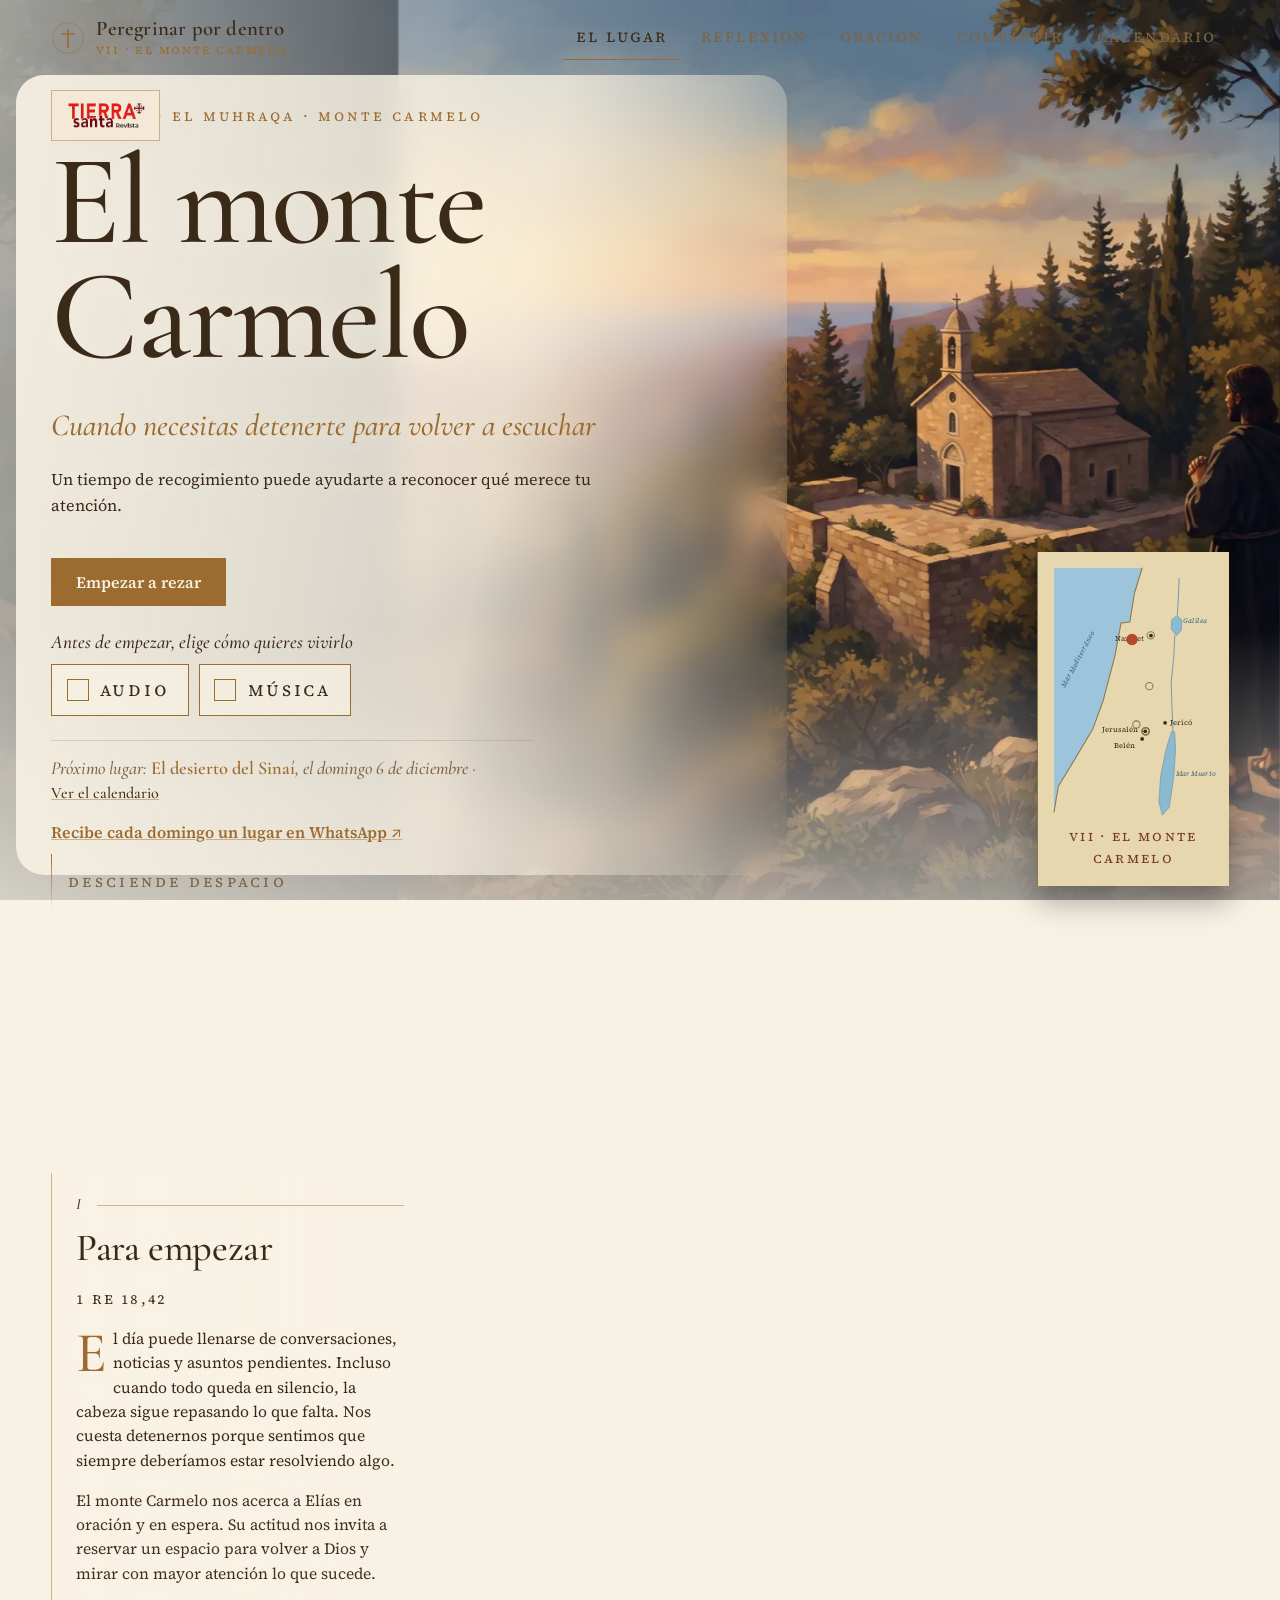
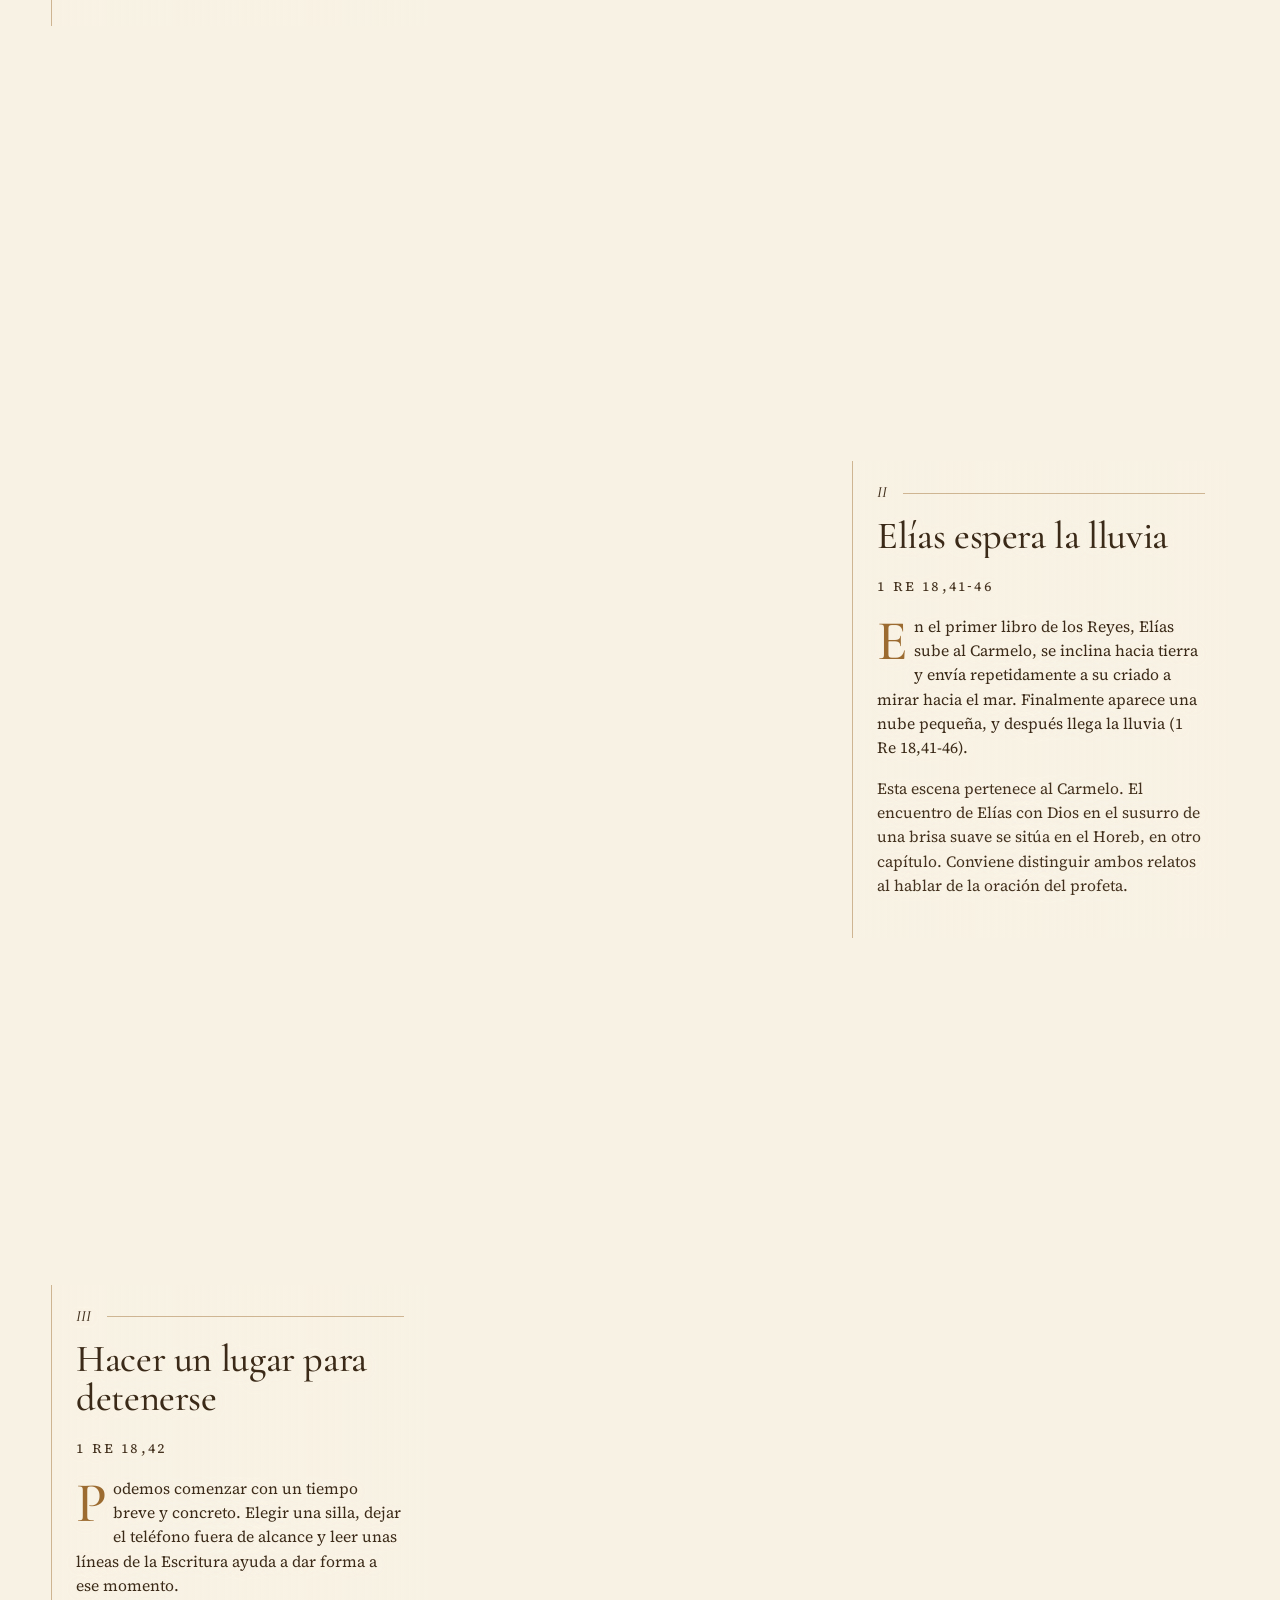
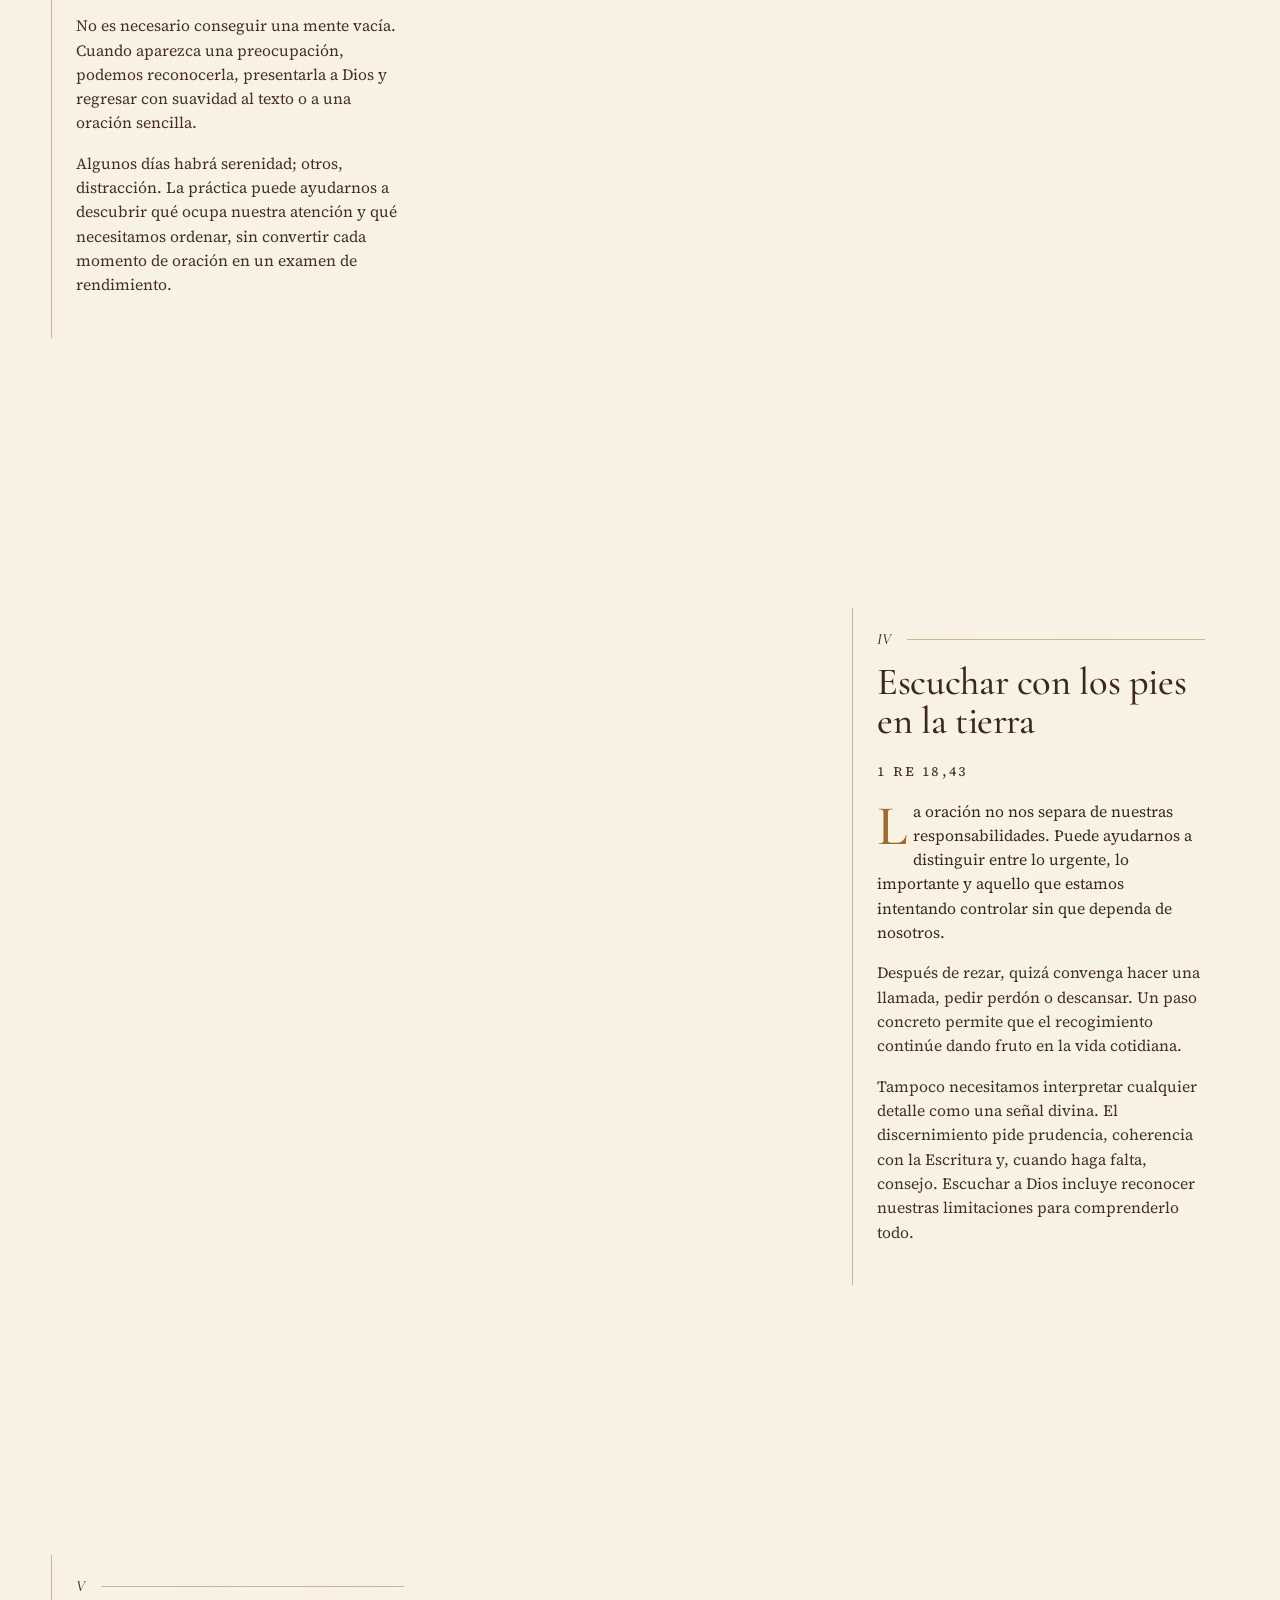
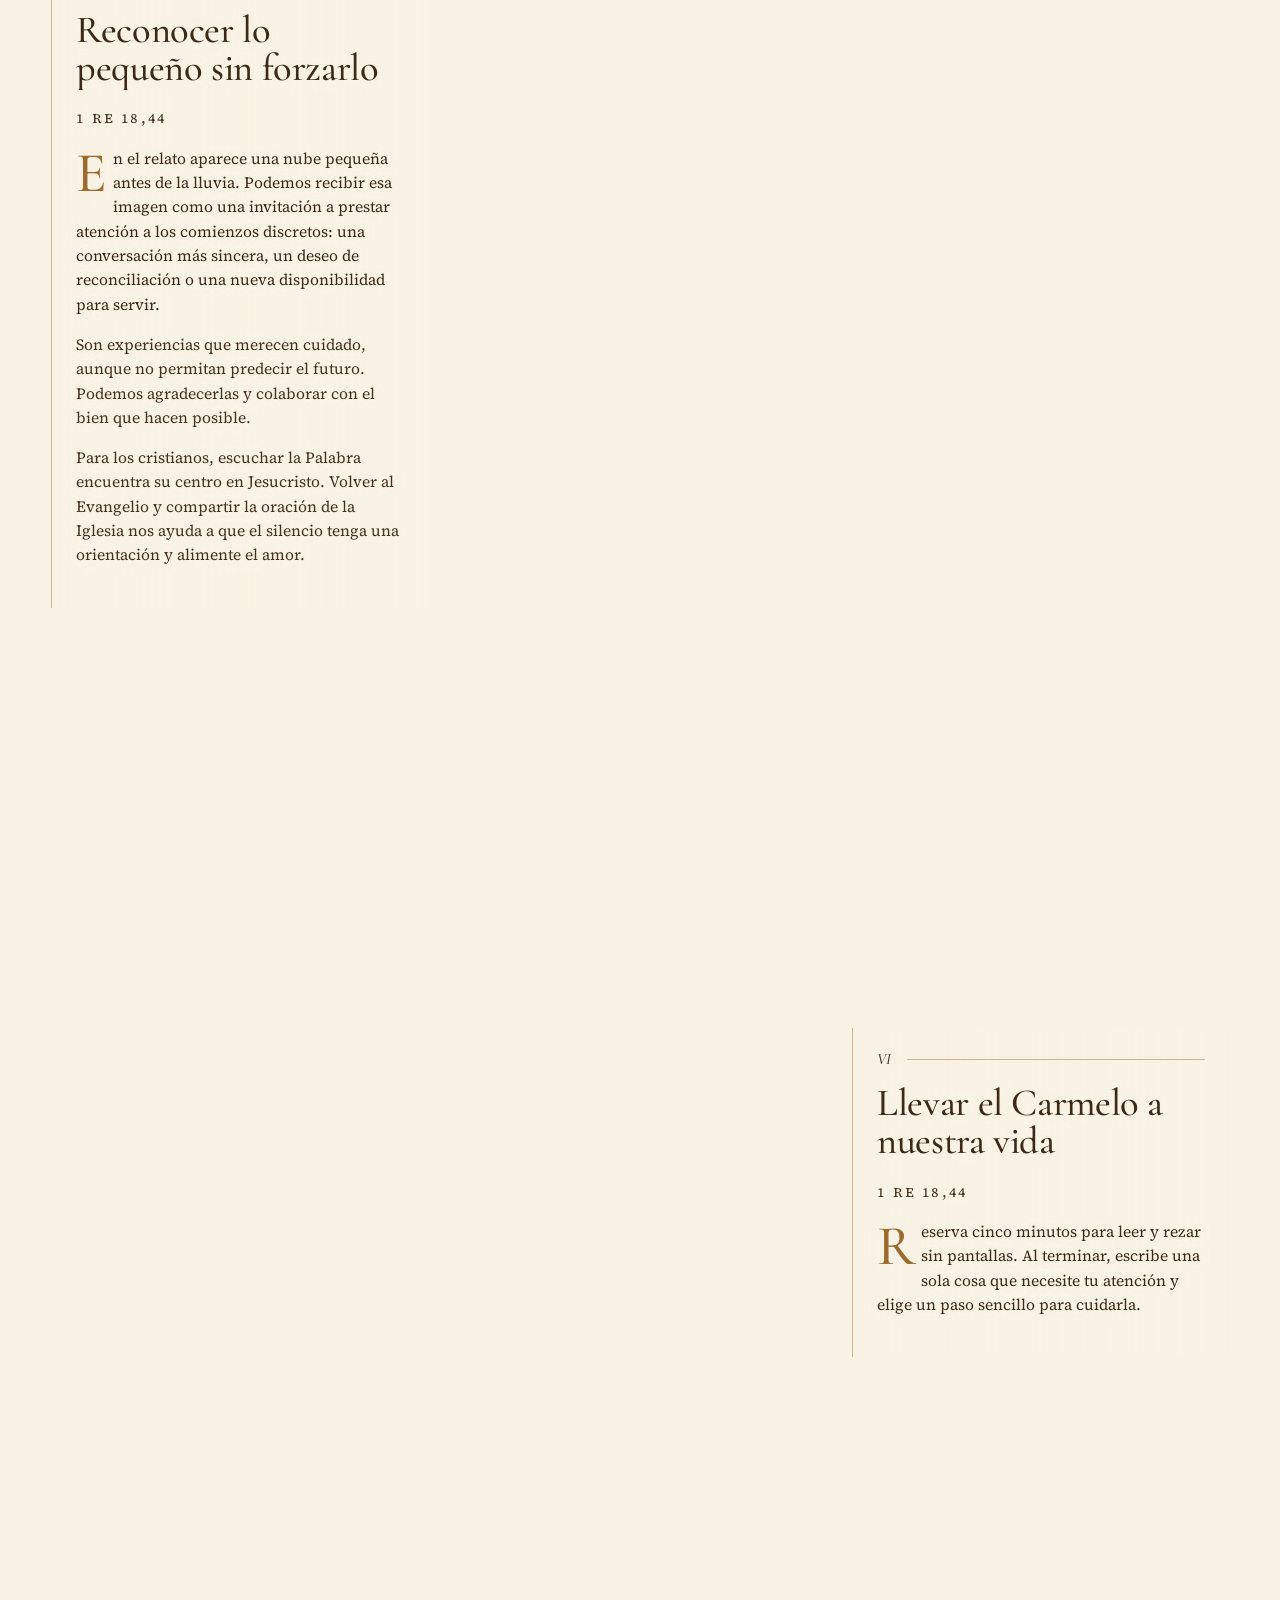
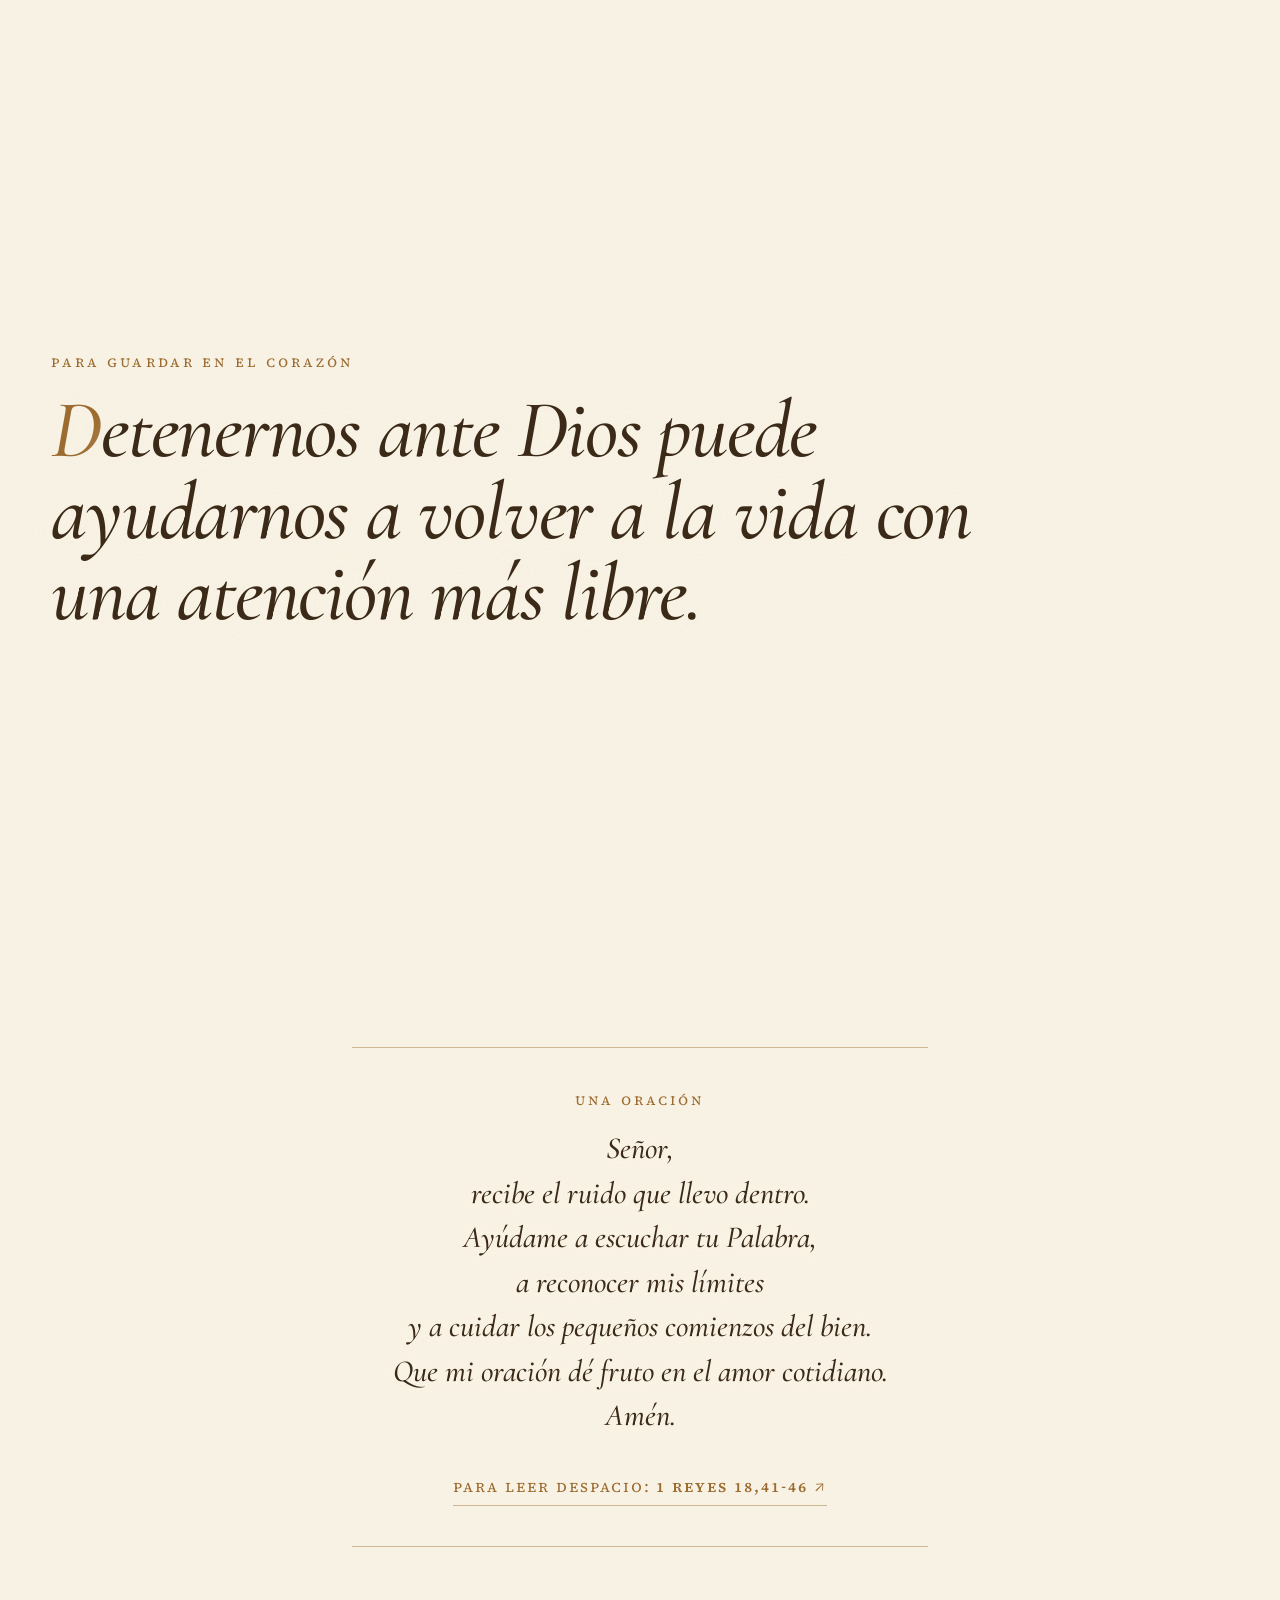
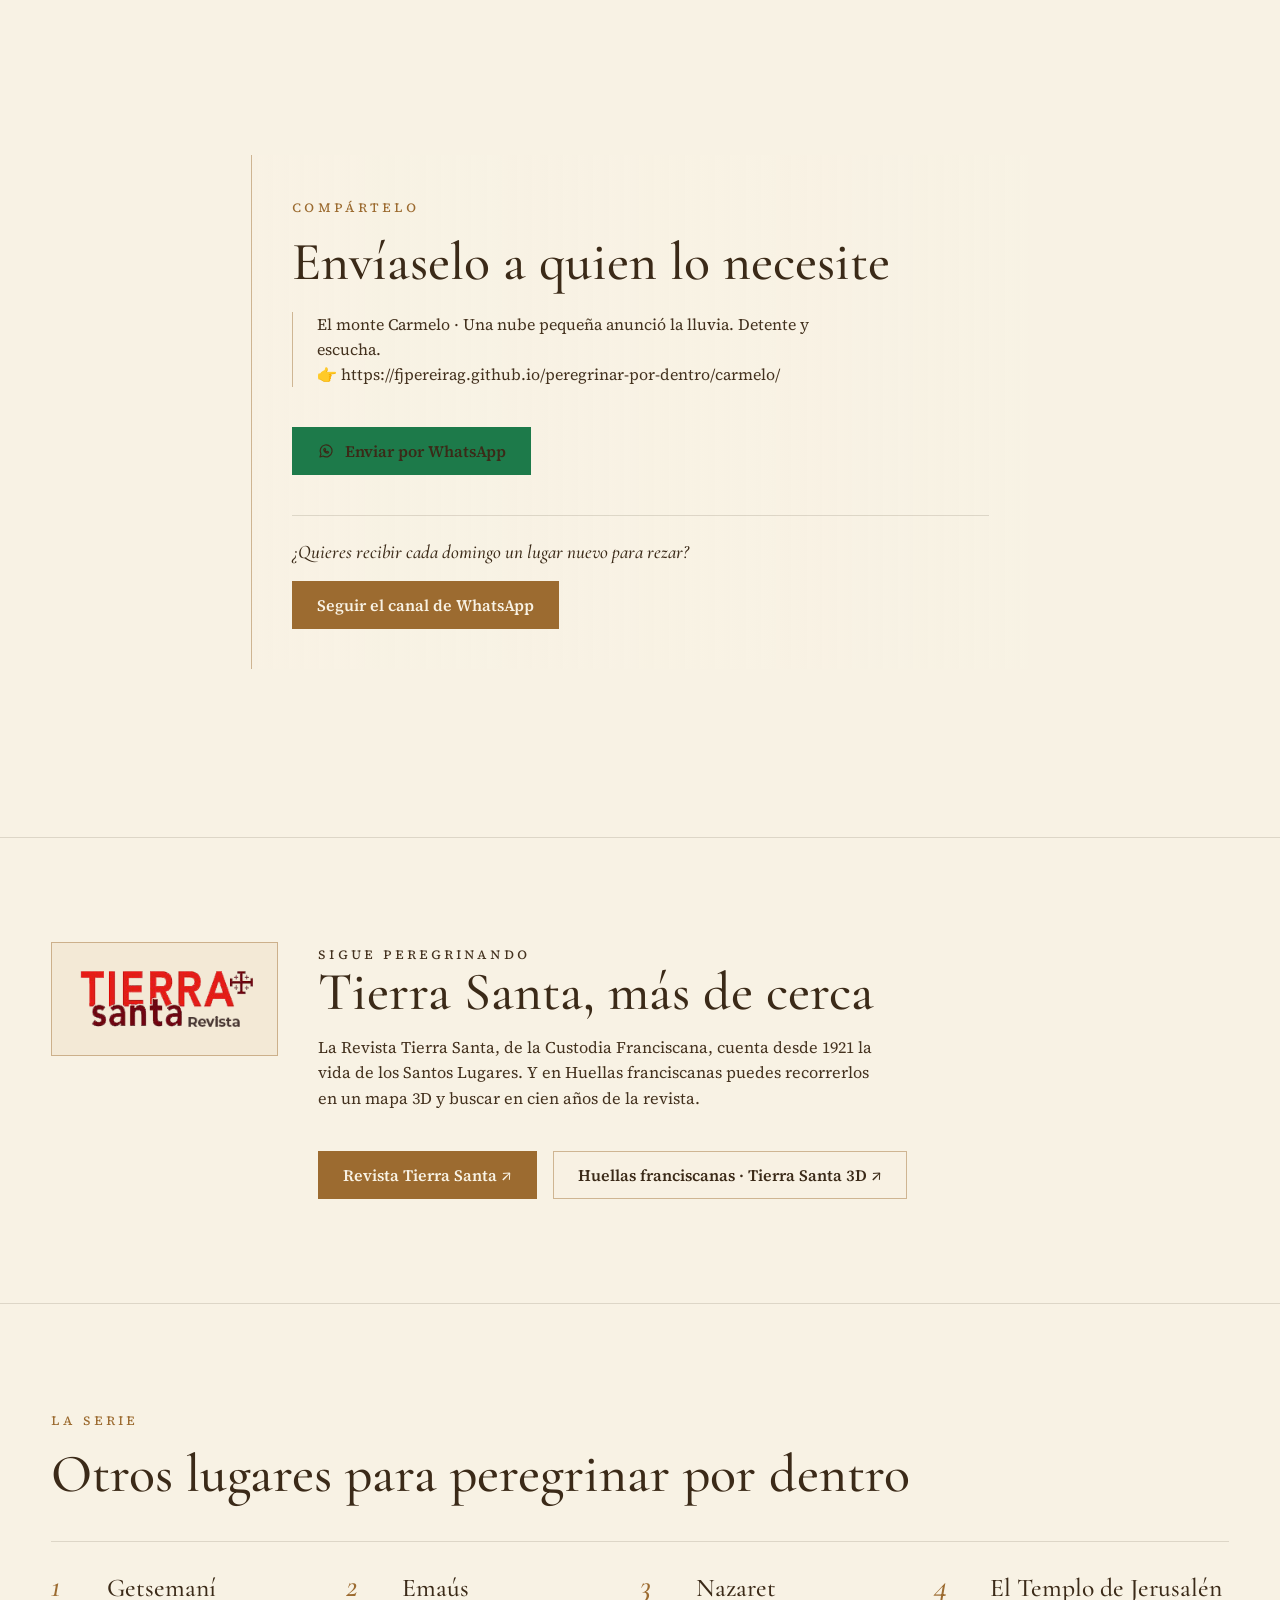
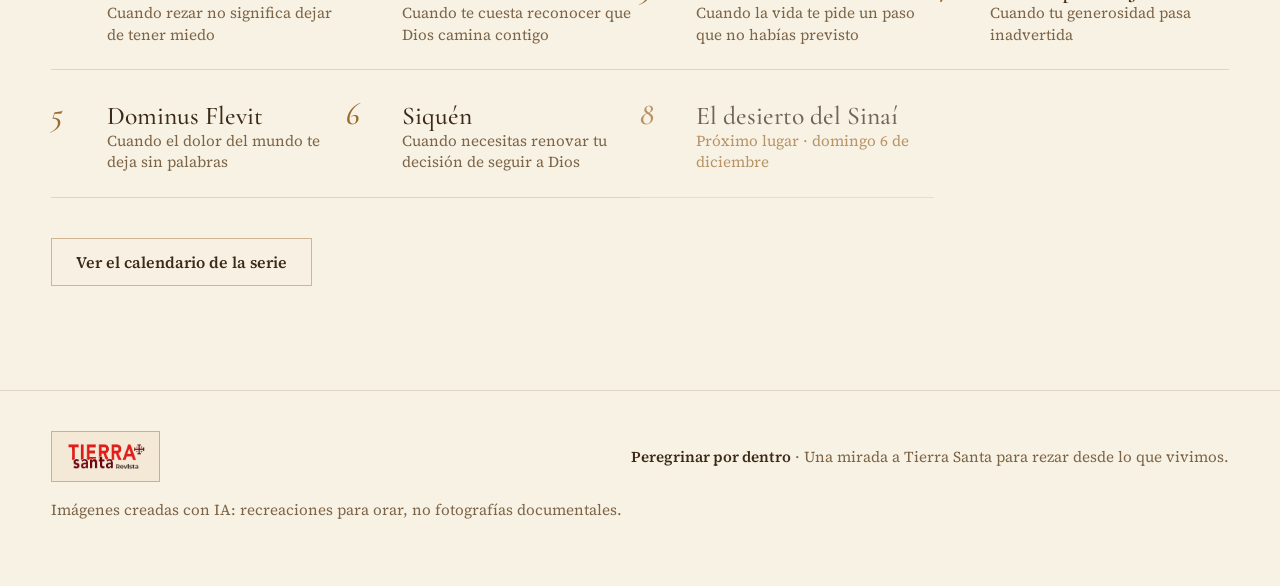
<file: index.html>
<!doctype html>
<html lang="es" data-variant="pastoral">
<head>
<meta charset="utf-8">
<meta name="viewport" content="width=device-width, initial-scale=1, viewport-fit=cover">
<title>Peregrinar por dentro</title>
<meta name="description" content="Una serie para rezar desde los lugares de Tierra Santa, un lugar cada vez.">
<meta name="theme-color" content="#0B0A08">
<link rel="canonical" href="https://fjpereirag.github.io/peregrinar-por-dentro/">
<meta property="og:type" content="website">
<meta property="og:locale" content="es_ES">
<meta property="og:site_name" content="Peregrinar por dentro">
<meta property="og:title" content="Peregrinar por dentro · Tierra Santa">
<meta property="og:description" content="Una mirada a Tierra Santa para rezar desde lo que vivimos. Un lugar cada vez.">
<meta property="og:url" content="https://fjpereirag.github.io/peregrinar-por-dentro/">
<meta property="og:image" content="https://fjpereirag.github.io/peregrinar-por-dentro/og.jpg">
<meta property="og:image:width" content="1200">
<meta property="og:image:height" content="630">
<meta name="twitter:card" content="summary_large_image">
<link rel="icon" href="favicon.svg" type="image/svg+xml">
<link rel="preconnect" href="https://fonts.googleapis.com">
<link rel="preconnect" href="https://fonts.gstatic.com" crossorigin>
<link href="https://fonts.googleapis.com/css2?family=Cormorant+Garamond:ital,wght@0,500;0,600;1,500&family=Source+Serif+4:ital,opsz,wght@0,8..60,400;0,8..60,600;1,8..60,400&display=swap" rel="stylesheet">
<link rel="stylesheet" href="estilo.css?v=26">
</head>
<body>
<a class="salto" href="#reflexion">Saltar a la reflexión</a>

<div id="escena" class="escena" aria-hidden="true"></div>
<div id="velo" aria-hidden="true"></div>

<header class="cabecera">
  <a class="marca" href="#inicio" aria-label="Peregrinar por dentro · inicio">
    <svg viewBox="0 0 40 40" class="marca-ic" aria-hidden="true"><circle cx="20" cy="20" r="18"/><path d="M20 10v21M13 15h14"/></svg>
    <span><b>Peregrinar por dentro</b><small id="marcaLugar">Tierra Santa · 3D</small></span>
  </a>
  <button class="btn-menu" type="button" aria-expanded="false" aria-controls="menu" aria-label="Abrir el menú">
    <svg viewBox="0 0 24 24" aria-hidden="true"><path d="M4 7h16M4 12h16M4 17h16"/></svg>
  </button>
  <nav class="menu" id="menu" aria-label="Apartados">
    <a href="#inicio">El lugar</a>
    <a href="#reflexion">Reflexión</a>
    <a href="#oracion">Oración</a>
    <a href="#compartir">Compartir</a>
    <a href="calendario.html">Calendario</a>
  </nav>
</header>

<main id="contenido">
  <section id="inicio" class="portada" data-vista="00">
    <a class="sello sello-portada" href="https://revistatierrasanta.com/" target="_blank" rel="noopener"><img src="logo-revista-tierra-santa.png" width="225" height="98" alt="Revista Tierra Santa"></a>
    <div class="portada-in">
      <p class="antetitulo" id="serie"></p>
      <h1 id="nombre"></h1>
      <p class="titulo" id="titulo"></p>
      <p class="lema" id="entradilla"></p>
      <div class="acciones">
        <a class="btn oro" href="#reflexion">Empezar a rezar</a>
      </div>
      <fieldset class="controles">
        <legend>Antes de empezar, elige cómo quieres vivirlo</legend>
        <label class="ctl"><input type="checkbox" id="ctlAudio"><span class="ctl-caja" aria-hidden="true"></span><span>Audio</span></label>
        <label class="ctl"><input type="checkbox" id="ctlMusica"><span class="ctl-caja" aria-hidden="true"></span><span>Música</span></label>
      </fieldset>
    </div>
    <aside class="situacion" id="situacion" aria-label="Dónde está"></aside>
    <div class="desliza" aria-hidden="true"><span></span>Desciende despacio</div>
  </section>

  <div id="reflexion"></div>

  <section id="guardar" class="guardar" data-vista="06">
    <div class="guardar-in">
      <p class="antetitulo revela">Para guardar en el corazón</p>
      <blockquote id="frase" class="revela" style="--i:2"></blockquote>
    </div>
  </section>

  <section id="oracion" class="oracion" data-vista="07">
    <div class="tarjeta oracion-in revela">
      <p class="antetitulo">Una oración</p>
      <p class="versos" id="versos"></p>
      <a class="lectura" id="lectura" target="_blank" rel="noopener"></a>
    </div>
  </section>

  <section id="compartir" class="compartir" data-vista="07">
    <div class="tarjeta compartir-in revela">
      <p class="antetitulo">Compártelo</p>
      <h2>Envíaselo a quien lo necesite</h2>
      <pre class="mensaje" id="mensaje"></pre>
      <div class="acciones">
        <a class="btn whatsapp" id="btnWhatsapp" target="_blank" rel="noopener">
          <svg viewBox="0 0 24 24" aria-hidden="true"><path d="M4 20l1.3-4A8 8 0 1 1 8 18.7L4 20Z"/><path d="M9 9.5c0 3 2.5 5.5 5.5 5.5l1-1.5-2-1-1 .8a4 4 0 0 1-1.8-1.8l.8-1-1-2L9 9.5Z"/></svg>
          Enviar por WhatsApp
        </a>
      </div>
      <div class="suscribir" hidden>
        <p>¿Quieres recibir cada domingo un lugar nuevo para rezar?</p>
        <a class="btn oro btn-canal" target="_blank" rel="noopener">Seguir el canal de WhatsApp</a>
      </div>
    </div>
  </section>

  <section id="seguir" class="seguir" data-vista="07">
    <div class="seguir-in revela">
      <a class="sello" href="https://revistatierrasanta.com/" target="_blank" rel="noopener" aria-label="Revista Tierra Santa">
        <img src="logo-revista-tierra-santa.png" width="225" height="98" alt="Revista Tierra Santa">
      </a>
      <div>
        <p class="antetitulo">Sigue peregrinando</p>
        <h2>Tierra Santa, más de cerca</h2>
        <p>La Revista Tierra Santa, de la Custodia Franciscana, cuenta desde 1921 la vida de los Santos Lugares. Y en Huellas franciscanas puedes recorrerlos en un mapa 3D y buscar en cien años de la revista.</p>
        <div class="acciones">
          <a class="btn oro" href="https://revistatierrasanta.com/" target="_blank" rel="noopener">Revista Tierra Santa ↗</a>
          <a class="btn" href="https://fjpereirag.github.io/tierra-santa-web/" target="_blank" rel="noopener">Huellas franciscanas · Tierra Santa 3D ↗</a>
        </div>
      </div>
    </div>
  </section>

  <section id="serieLista" class="serie-lista" hidden>
    <p class="antetitulo">La serie</p>
    <h2>Otros lugares para peregrinar por dentro</h2>
    <div class="serie-rejilla" id="serieRejilla"></div>
    <div class="acciones"><a class="btn" href="calendario.html">Ver el calendario de la serie</a></div>
  </section>

  <footer class="pie">
    <a class="sello sello-pie" href="https://revistatierrasanta.com/" target="_blank" rel="noopener"><img src="logo-revista-tierra-santa.png" width="225" height="98" alt="Revista Tierra Santa"></a>
    <p><b>Peregrinar por dentro</b> · Una mirada a Tierra Santa para rezar desde lo que vivimos.</p>
    <p class="pie-nota">Imágenes creadas con IA: recreaciones para orar, no fotografías documentales.</p>
  </footer>
</main>

<div class="aviso" id="aviso" role="status" hidden></div>

<div class="sonando" id="sonando" hidden>
  <span class="sonando-txt" id="ctlEstado" aria-live="polite"></span>
  <button type="button" class="sonando-parar" id="btnParar" aria-label="Detener el audio y la música">■ Detener</button>
</div>



<script src="ajustes.js?v=2"></script>
<script src="lugares.js?v=18"></script>
<script src="voz.js?v=4"></script>
<script type="module" src="app.js?v=32"></script>
</body>
</html>
</file>
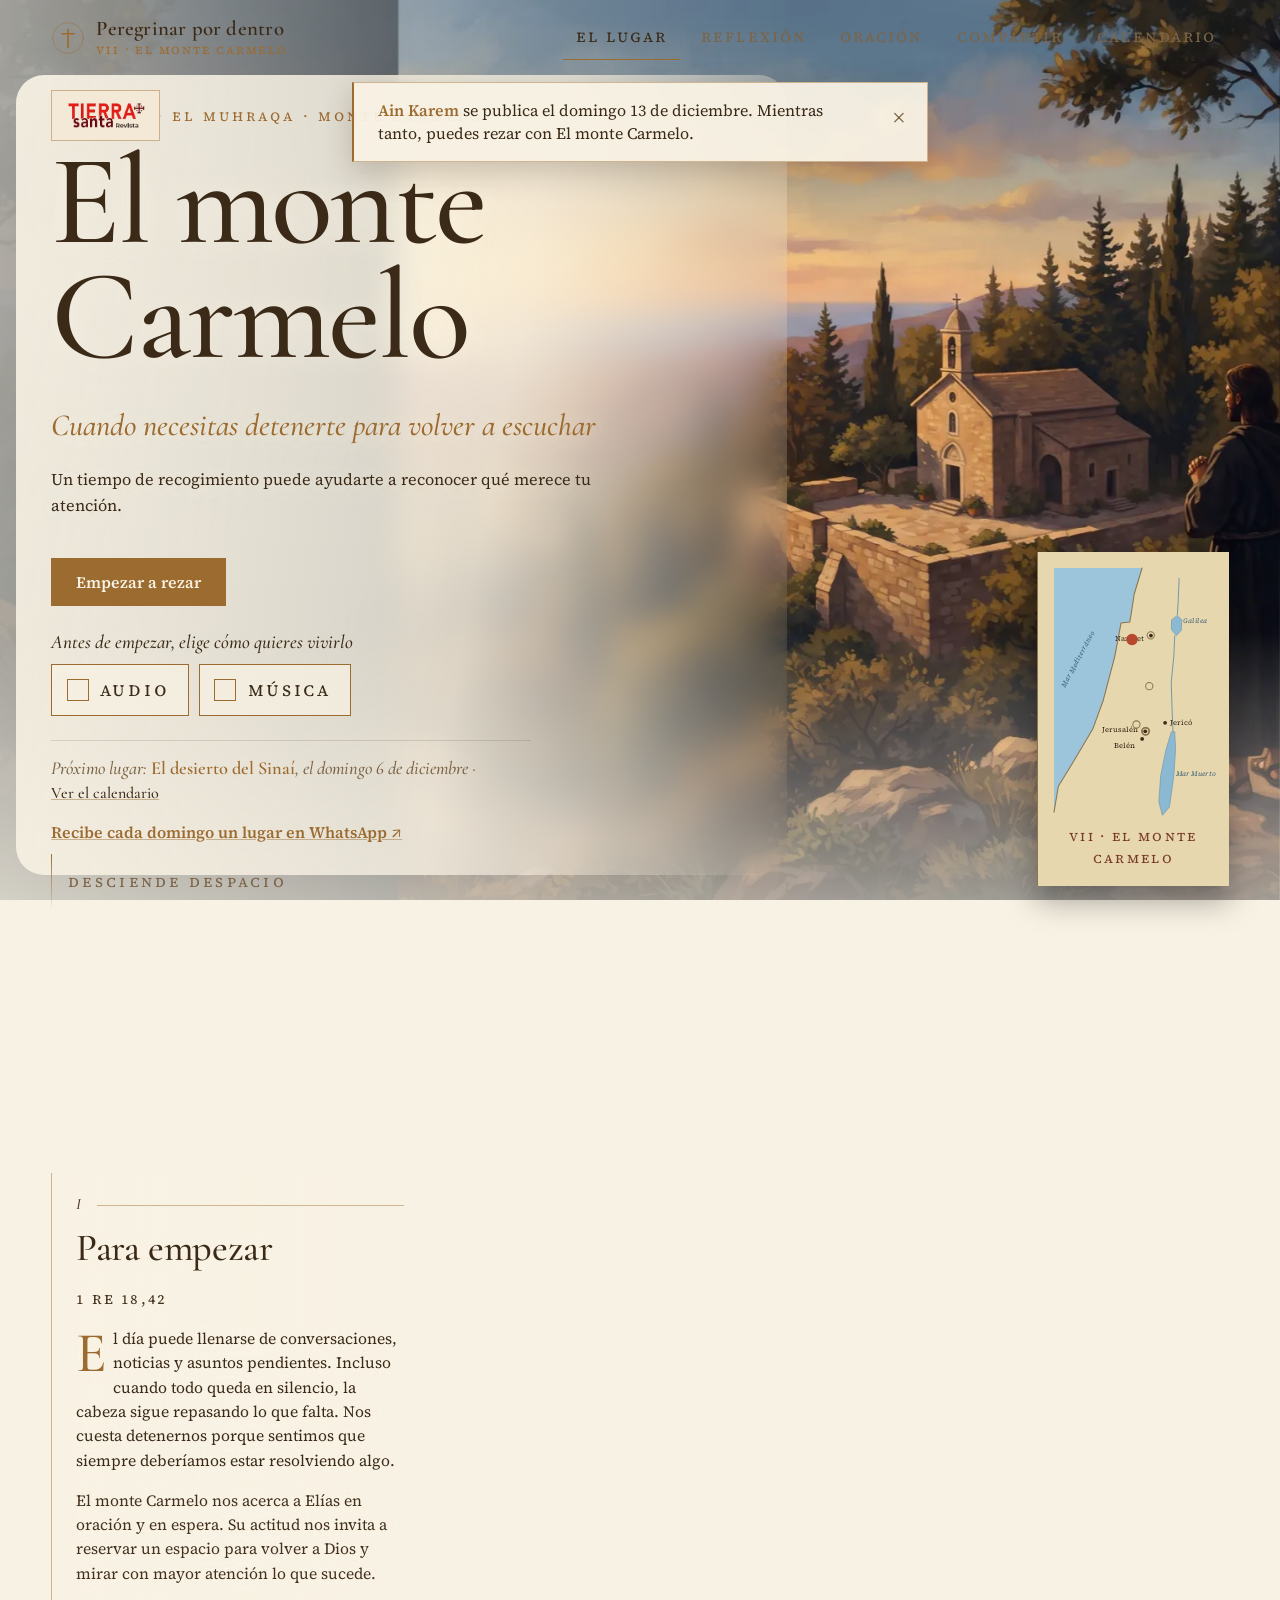
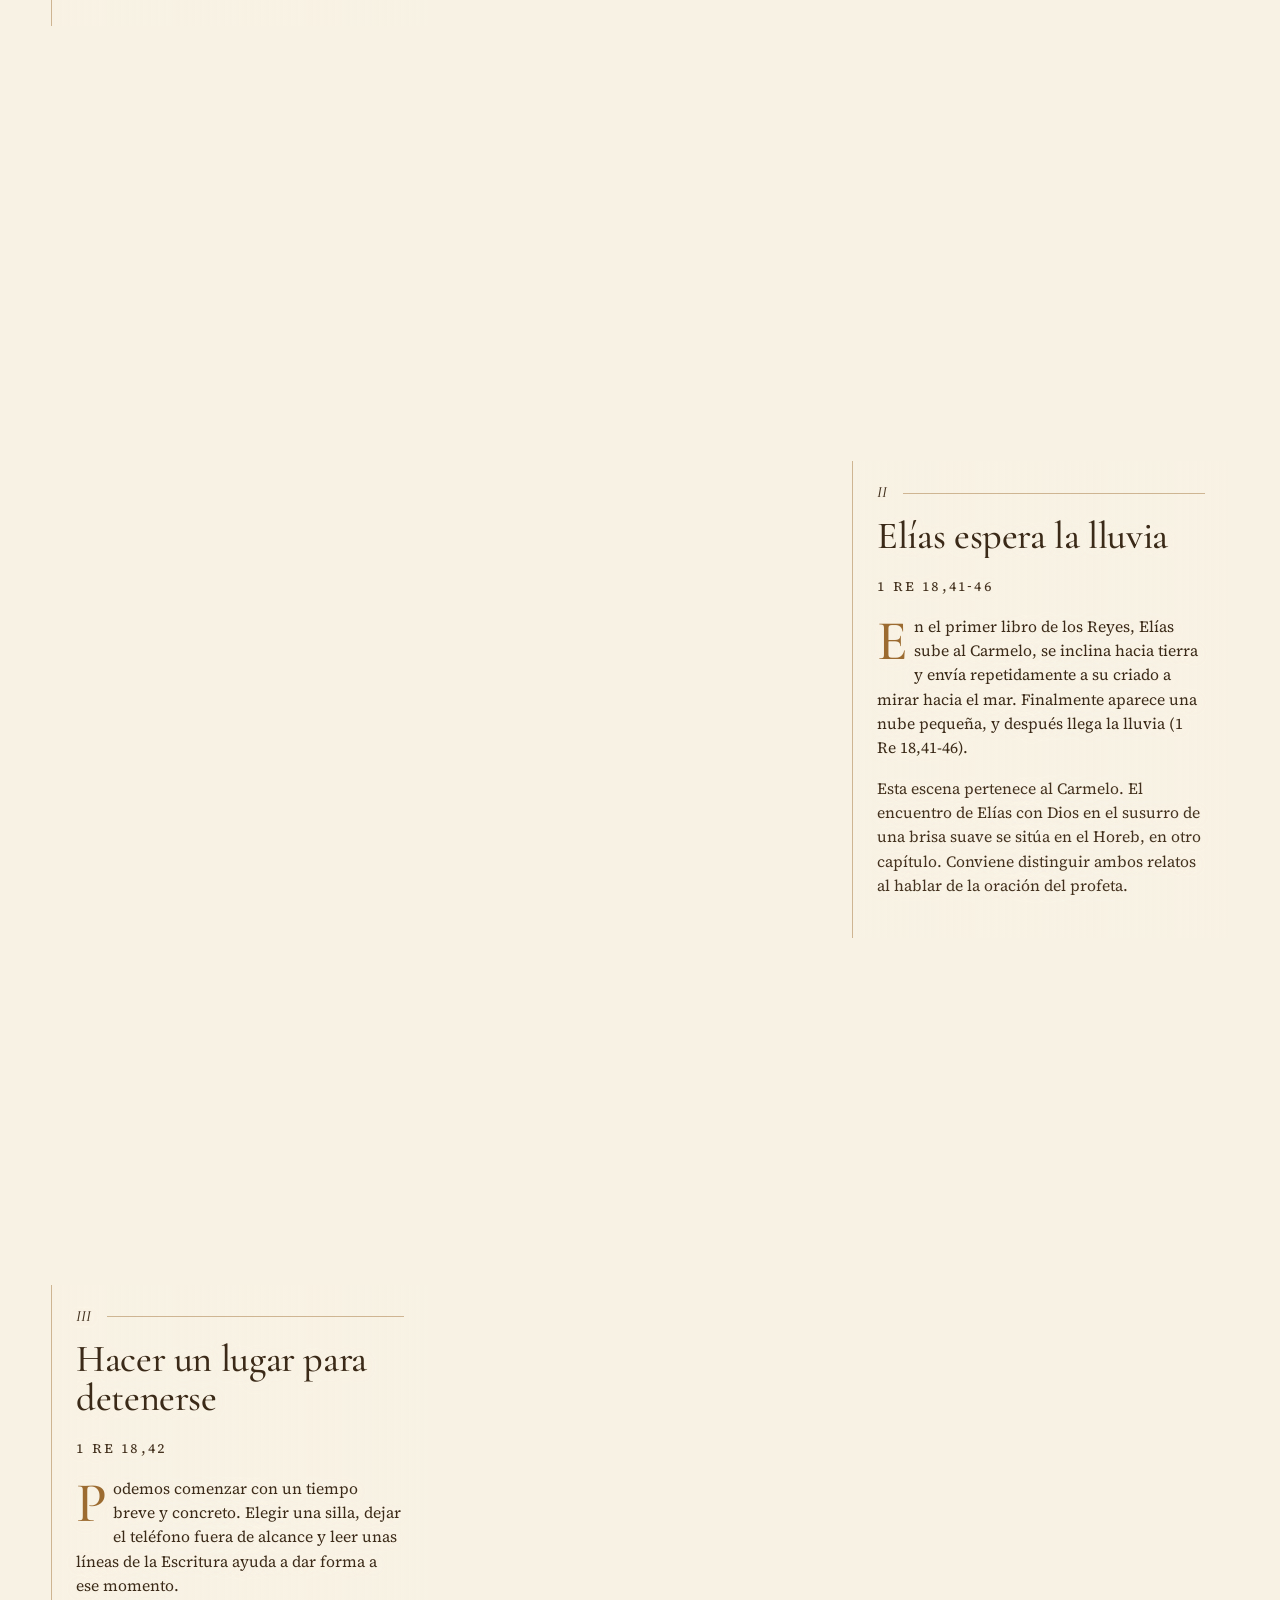
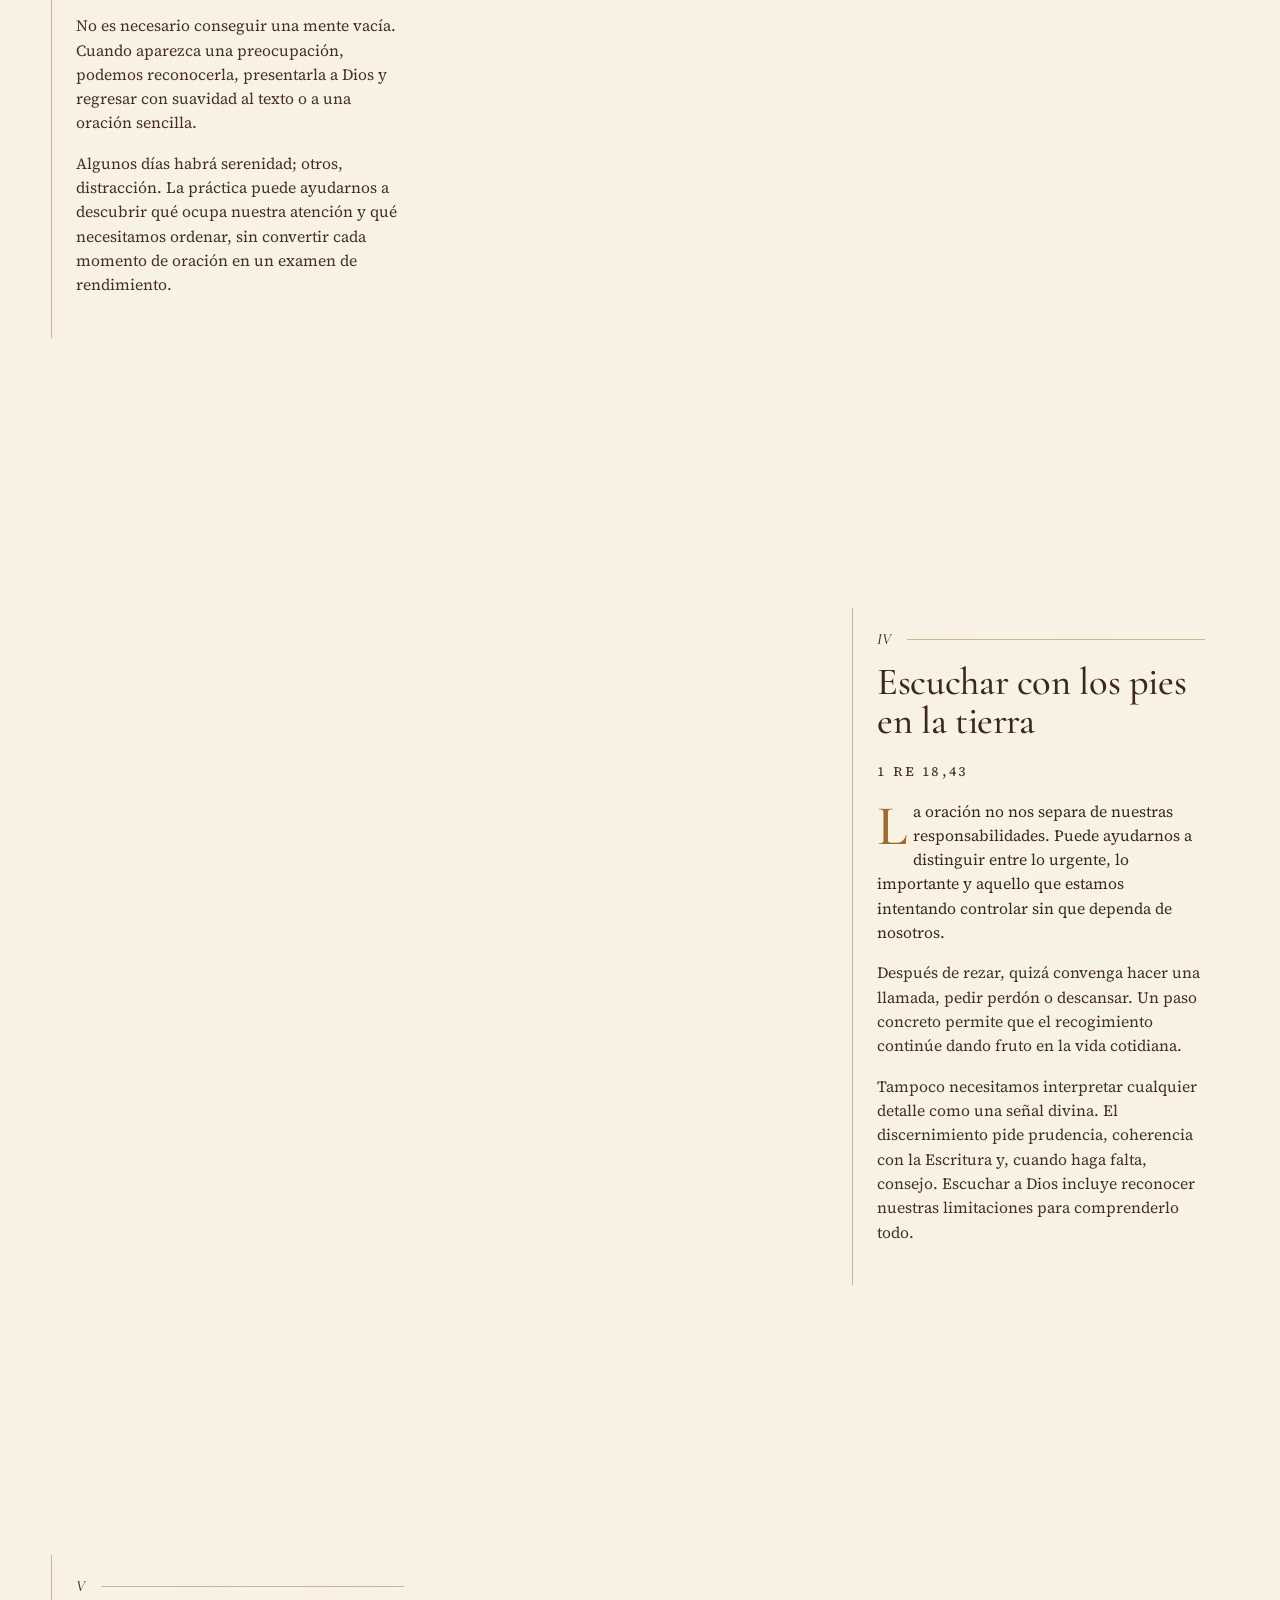
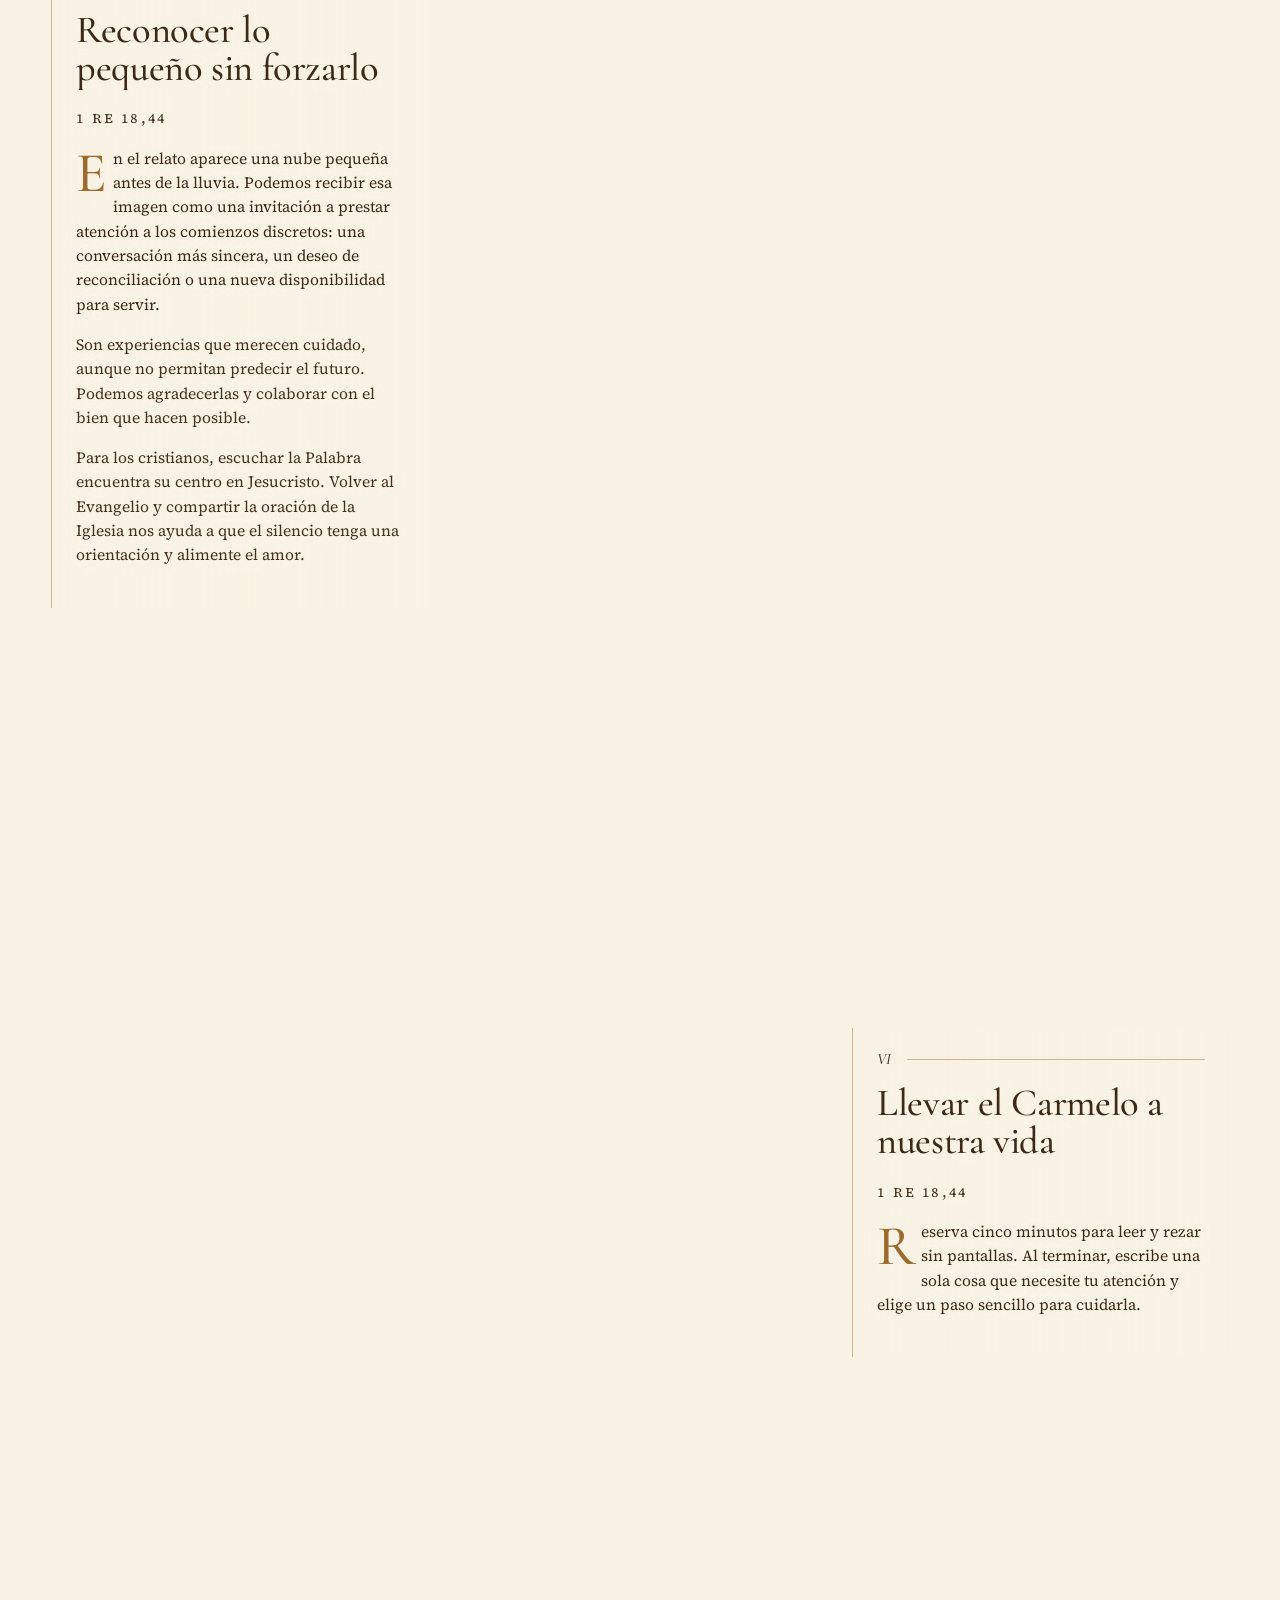
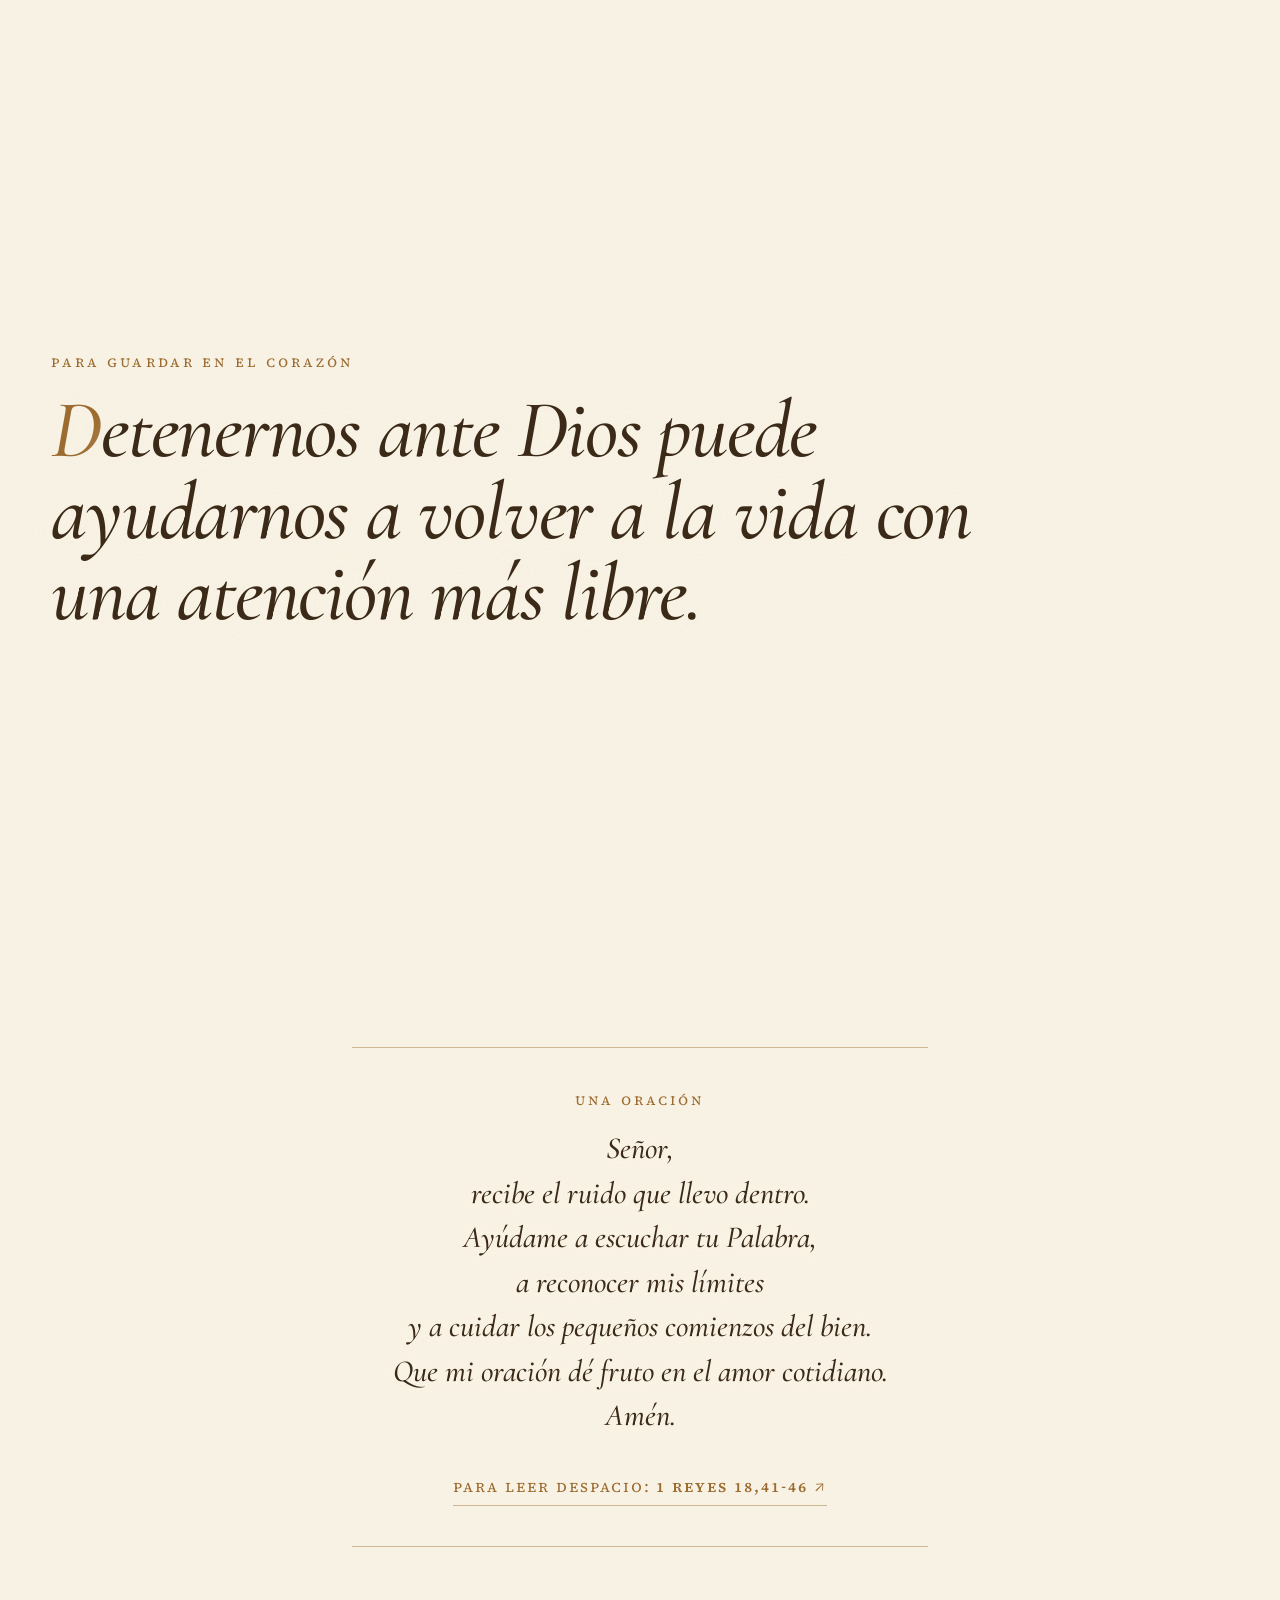
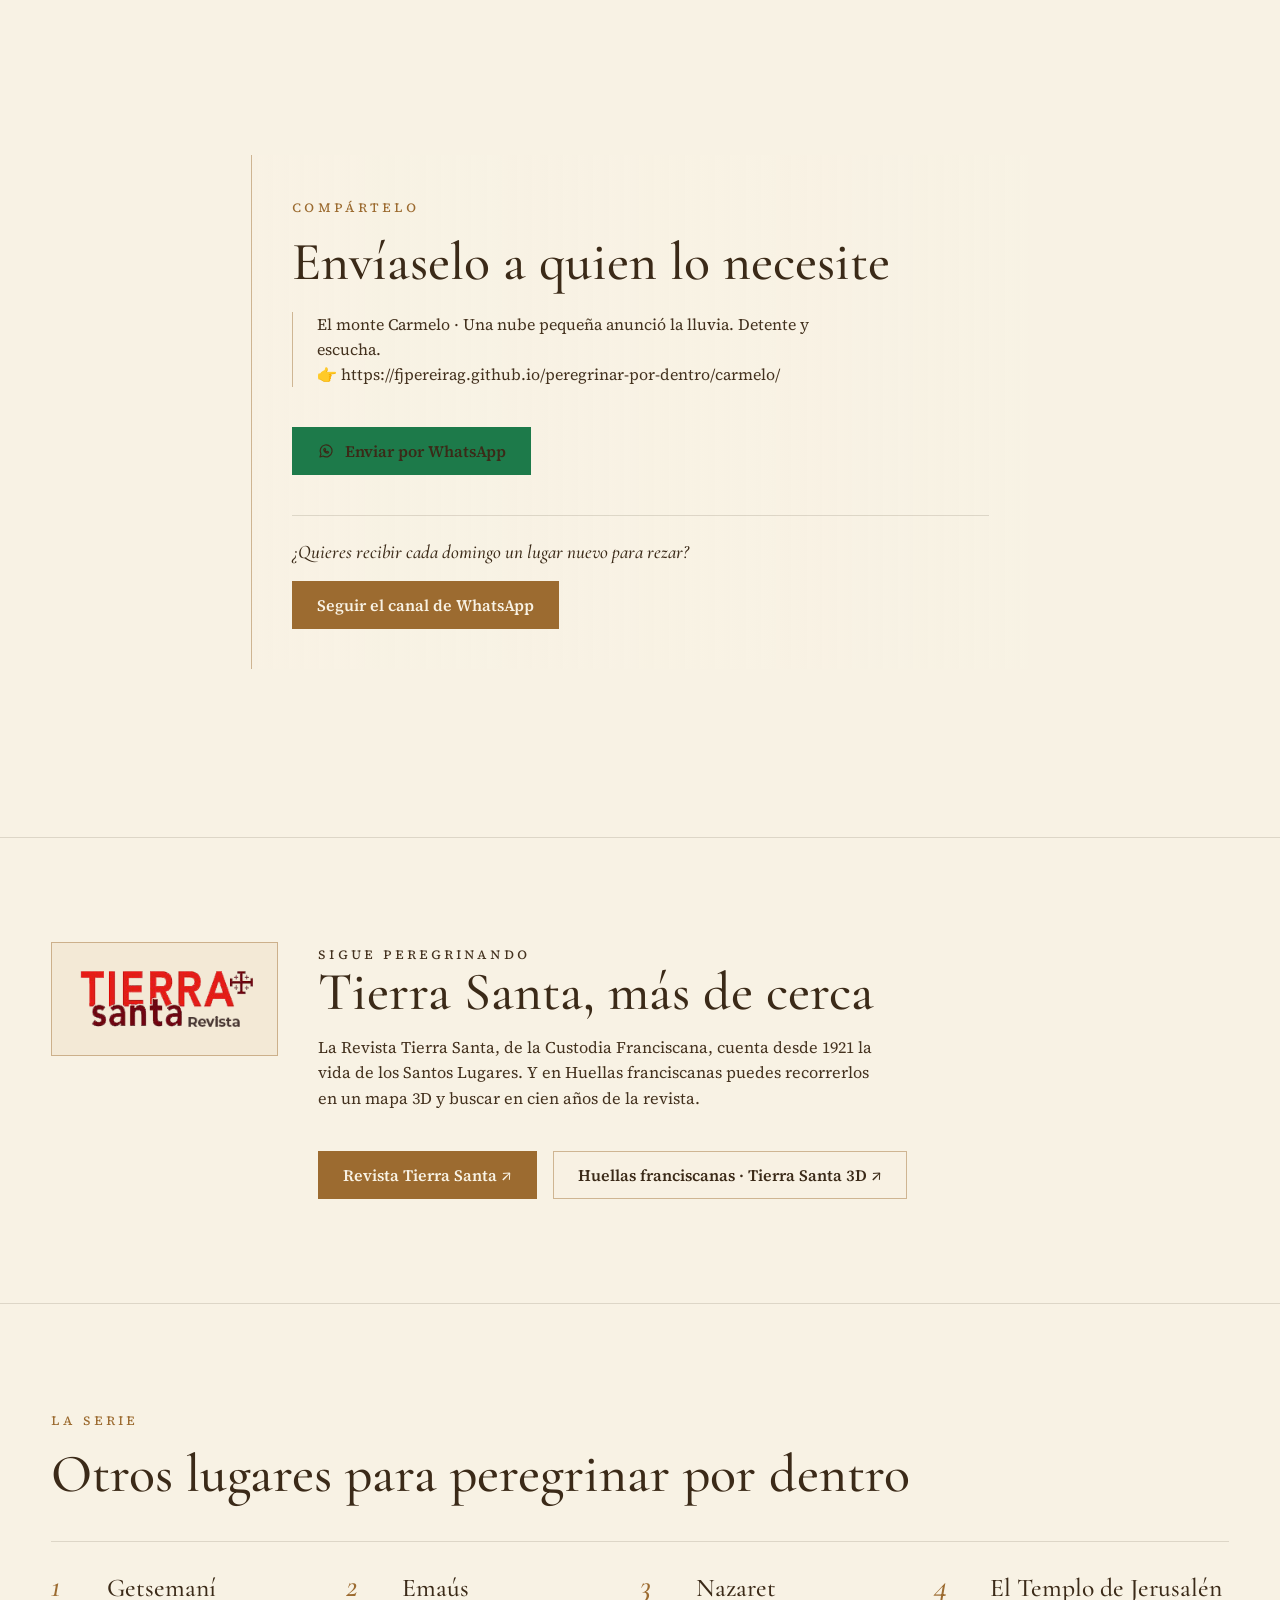
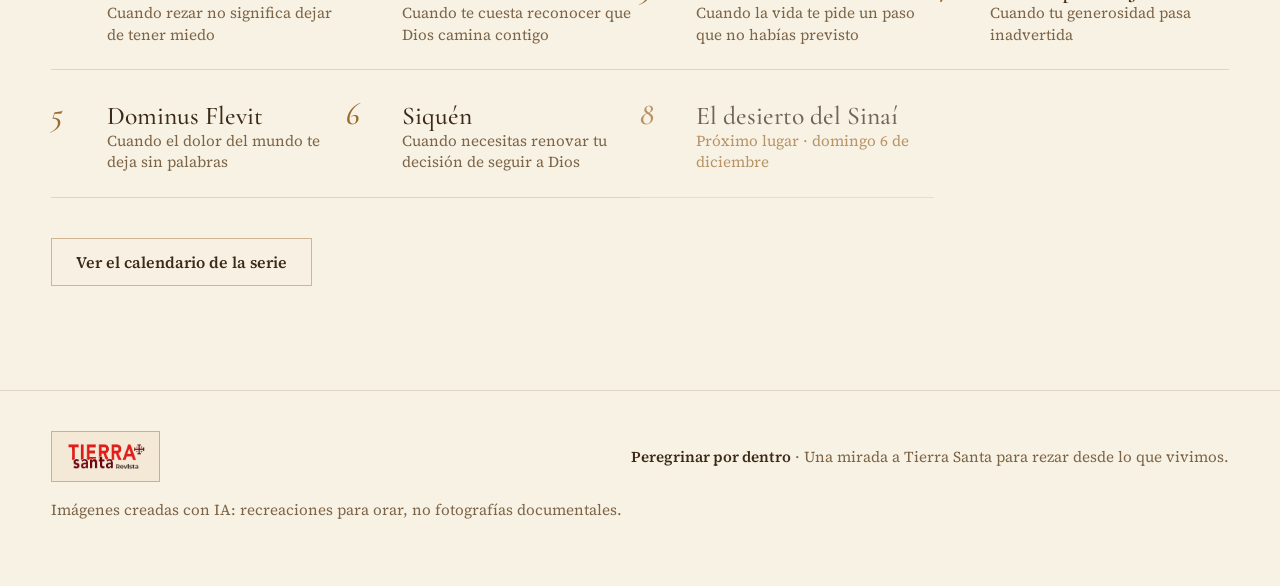
<file: ain-karem/index.html>
<!doctype html>
<!-- Página corta para compartir Ain Karem: trae la vista previa de WhatsApp y lleva enseguida a la web. -->
<html lang="es">
<head>
<meta charset="utf-8">
<meta name="viewport" content="width=device-width, initial-scale=1">
<title>Ain Karem · Peregrinar por dentro</title>
<meta name="description" content="¿Te cuesta alegrarte por lo bueno que les pasa a otros? Una breve reflexión con María e Isabel en Ain Karem.">
<meta name="theme-color" content="#0B0A08">
<meta property="og:type" content="article">
<meta property="og:locale" content="es_ES">
<meta property="og:site_name" content="Peregrinar por dentro">
<meta property="og:title" content="Ain Karem · Cuando te cuesta alegrarte por lo bueno que les pasa a otros">
<meta property="og:description" content="¿Te cuesta alegrarte por lo bueno que les pasa a otros? Una breve reflexión con María e Isabel en Ain Karem.">
<meta property="og:url" content="https://fjpereirag.github.io/peregrinar-por-dentro/ain-karem/">
<meta property="og:image" content="https://fjpereirag.github.io/peregrinar-por-dentro/og-ain-karem.jpg">
<meta property="og:image:width" content="1200">
<meta property="og:image:height" content="630">
<meta name="twitter:card" content="summary_large_image">
<link rel="canonical" href="https://fjpereirag.github.io/peregrinar-por-dentro/?l=ain-karem">
<link rel="icon" href="../favicon.svg" type="image/svg+xml">
<meta http-equiv="refresh" content="0; url=../?l=ain-karem">
<script>location.replace('../?l=ain-karem' + location.hash);</script>
<style>body{margin:0;min-height:100vh;display:grid;place-items:center;background:#0B0A08;color:#F2EBDD;font:1.1rem Georgia,serif}a{color:#C9A35B}</style>
</head>
<body><p>Abriendo <a href="../?l=ain-karem">Ain Karem</a>…</p></body>
</html>
</file>
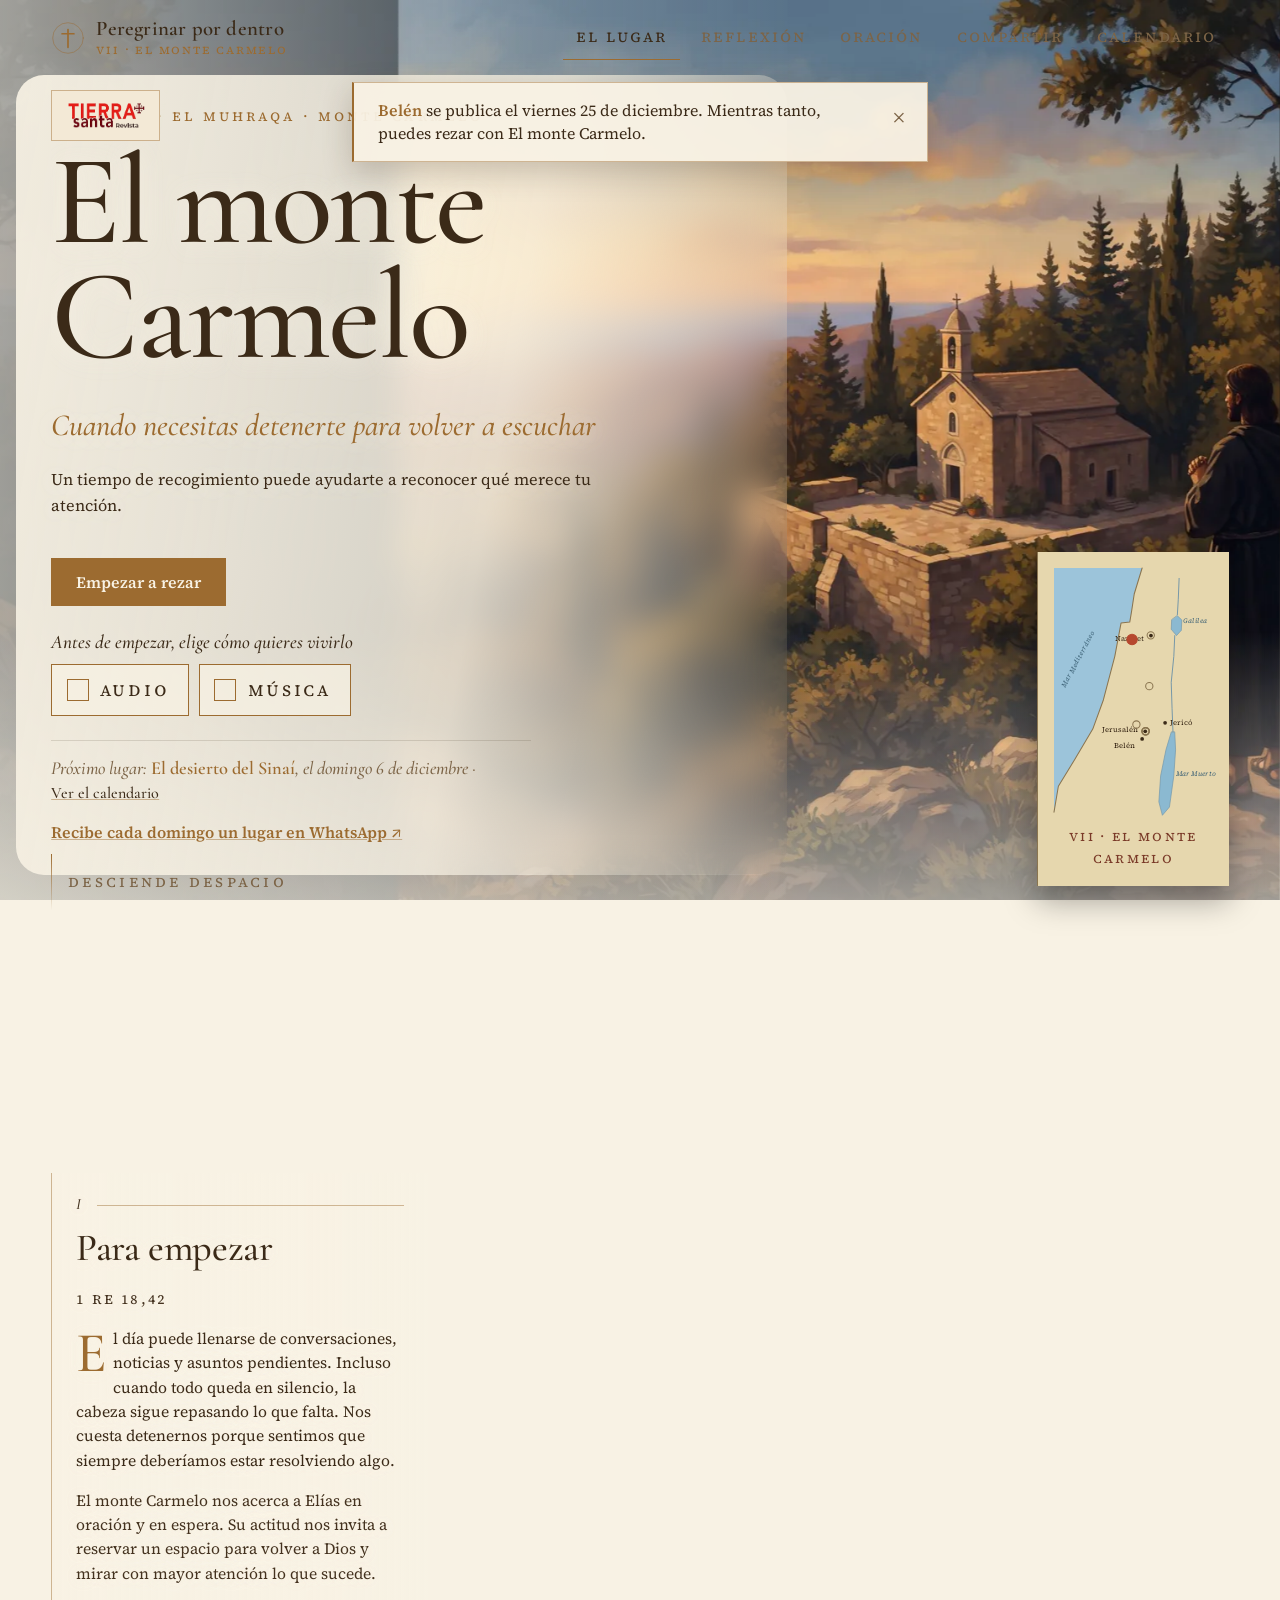
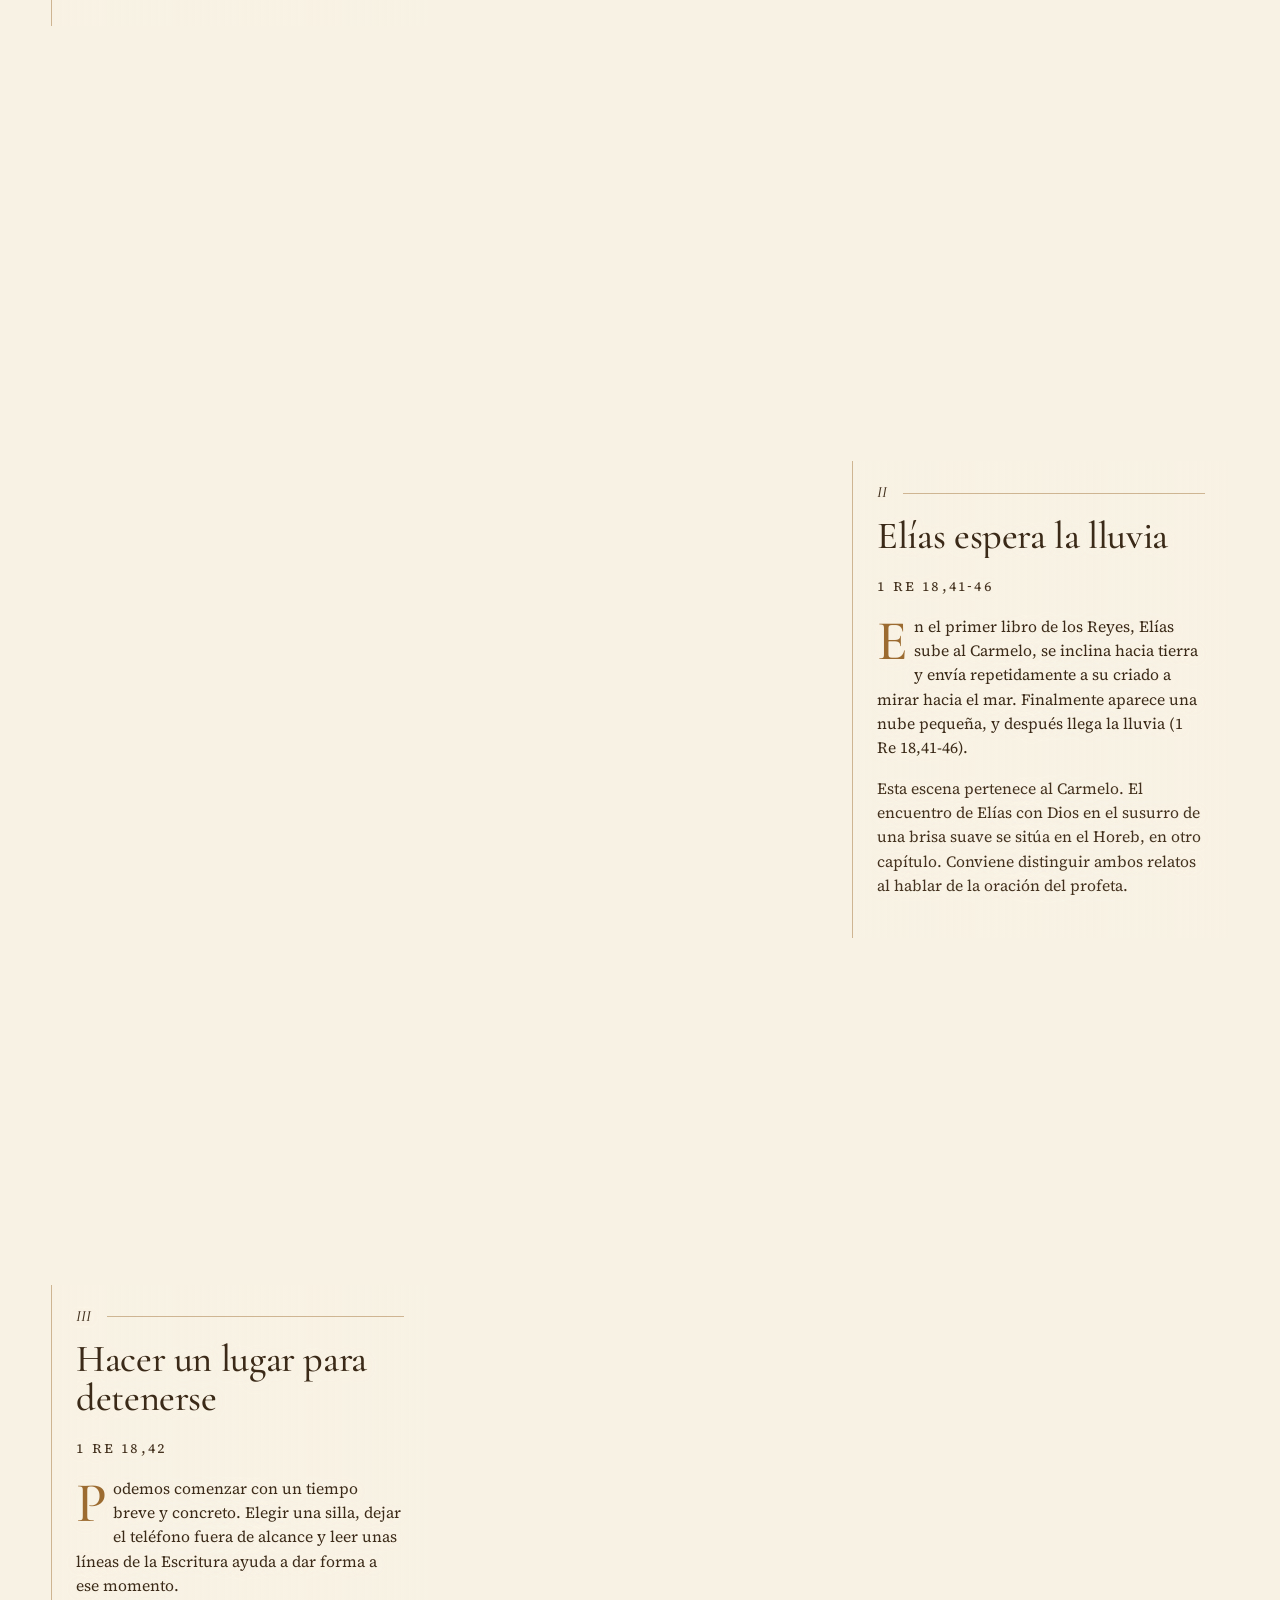
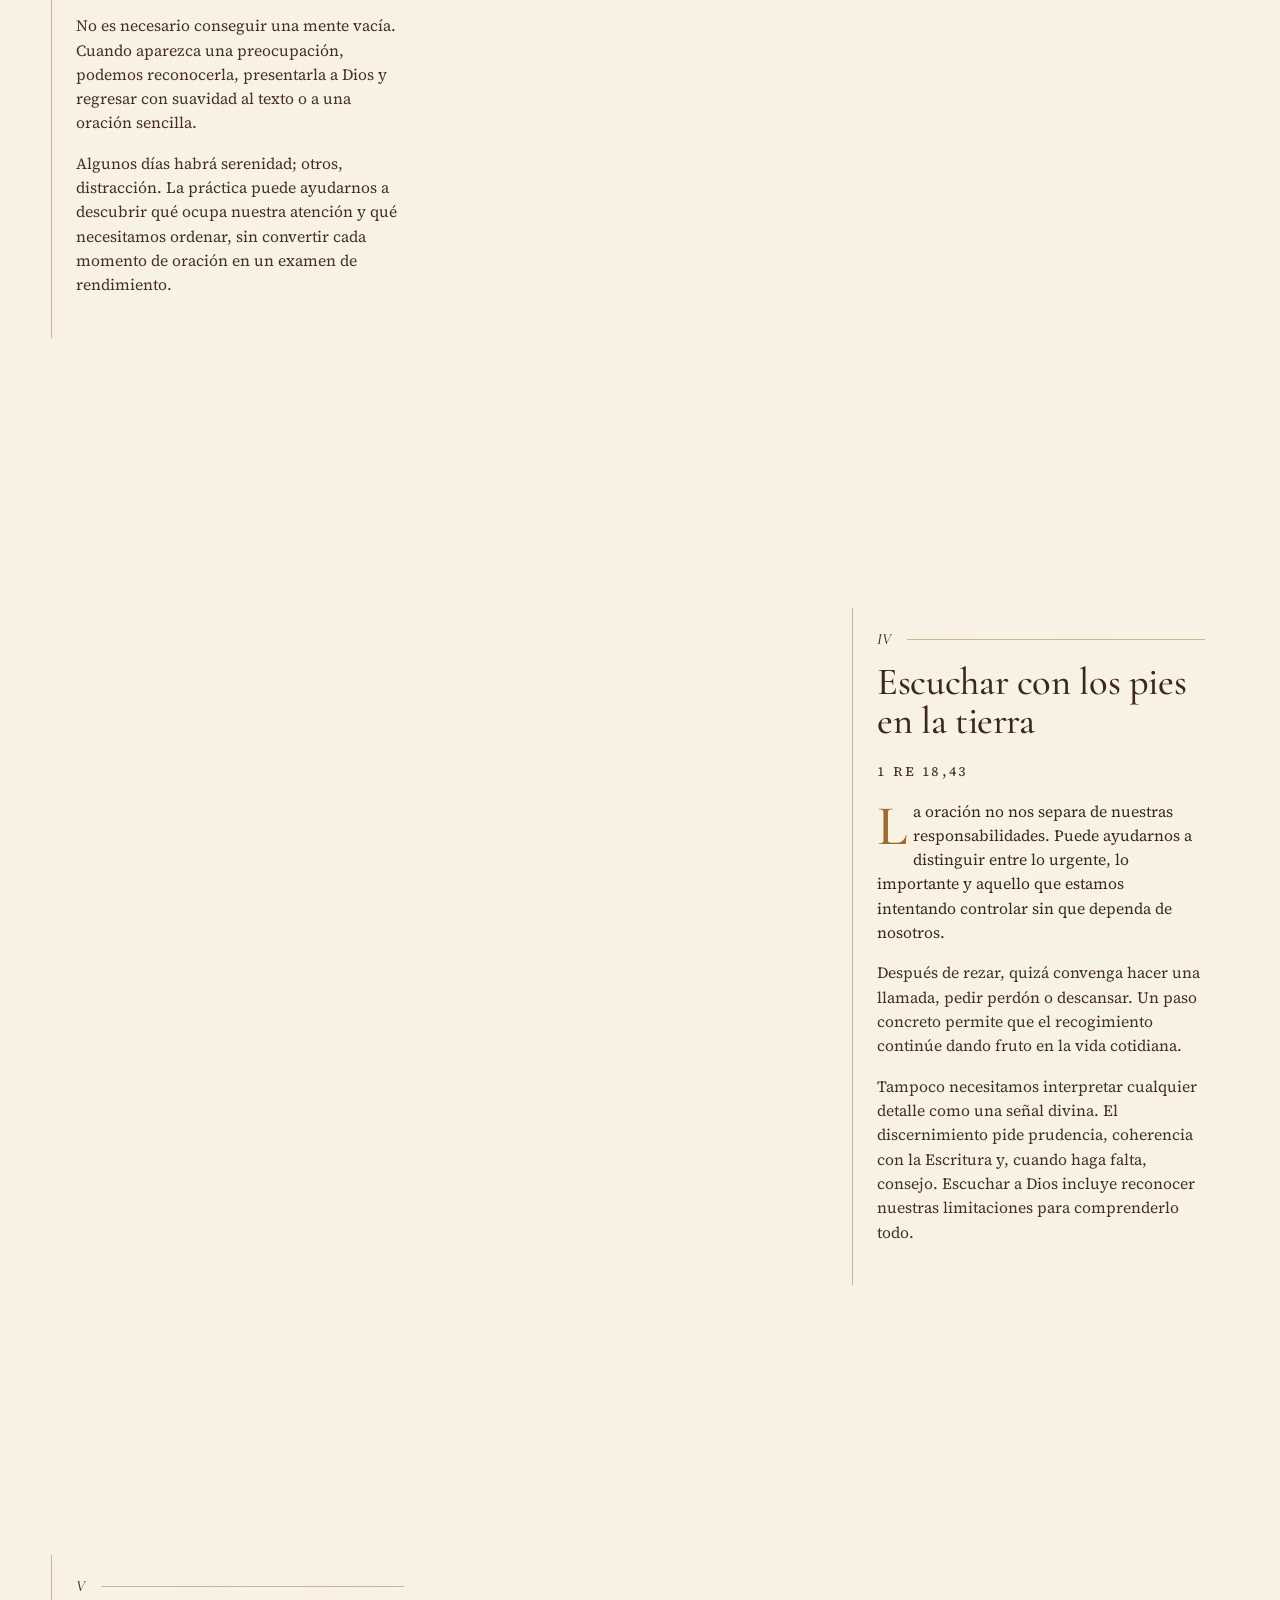
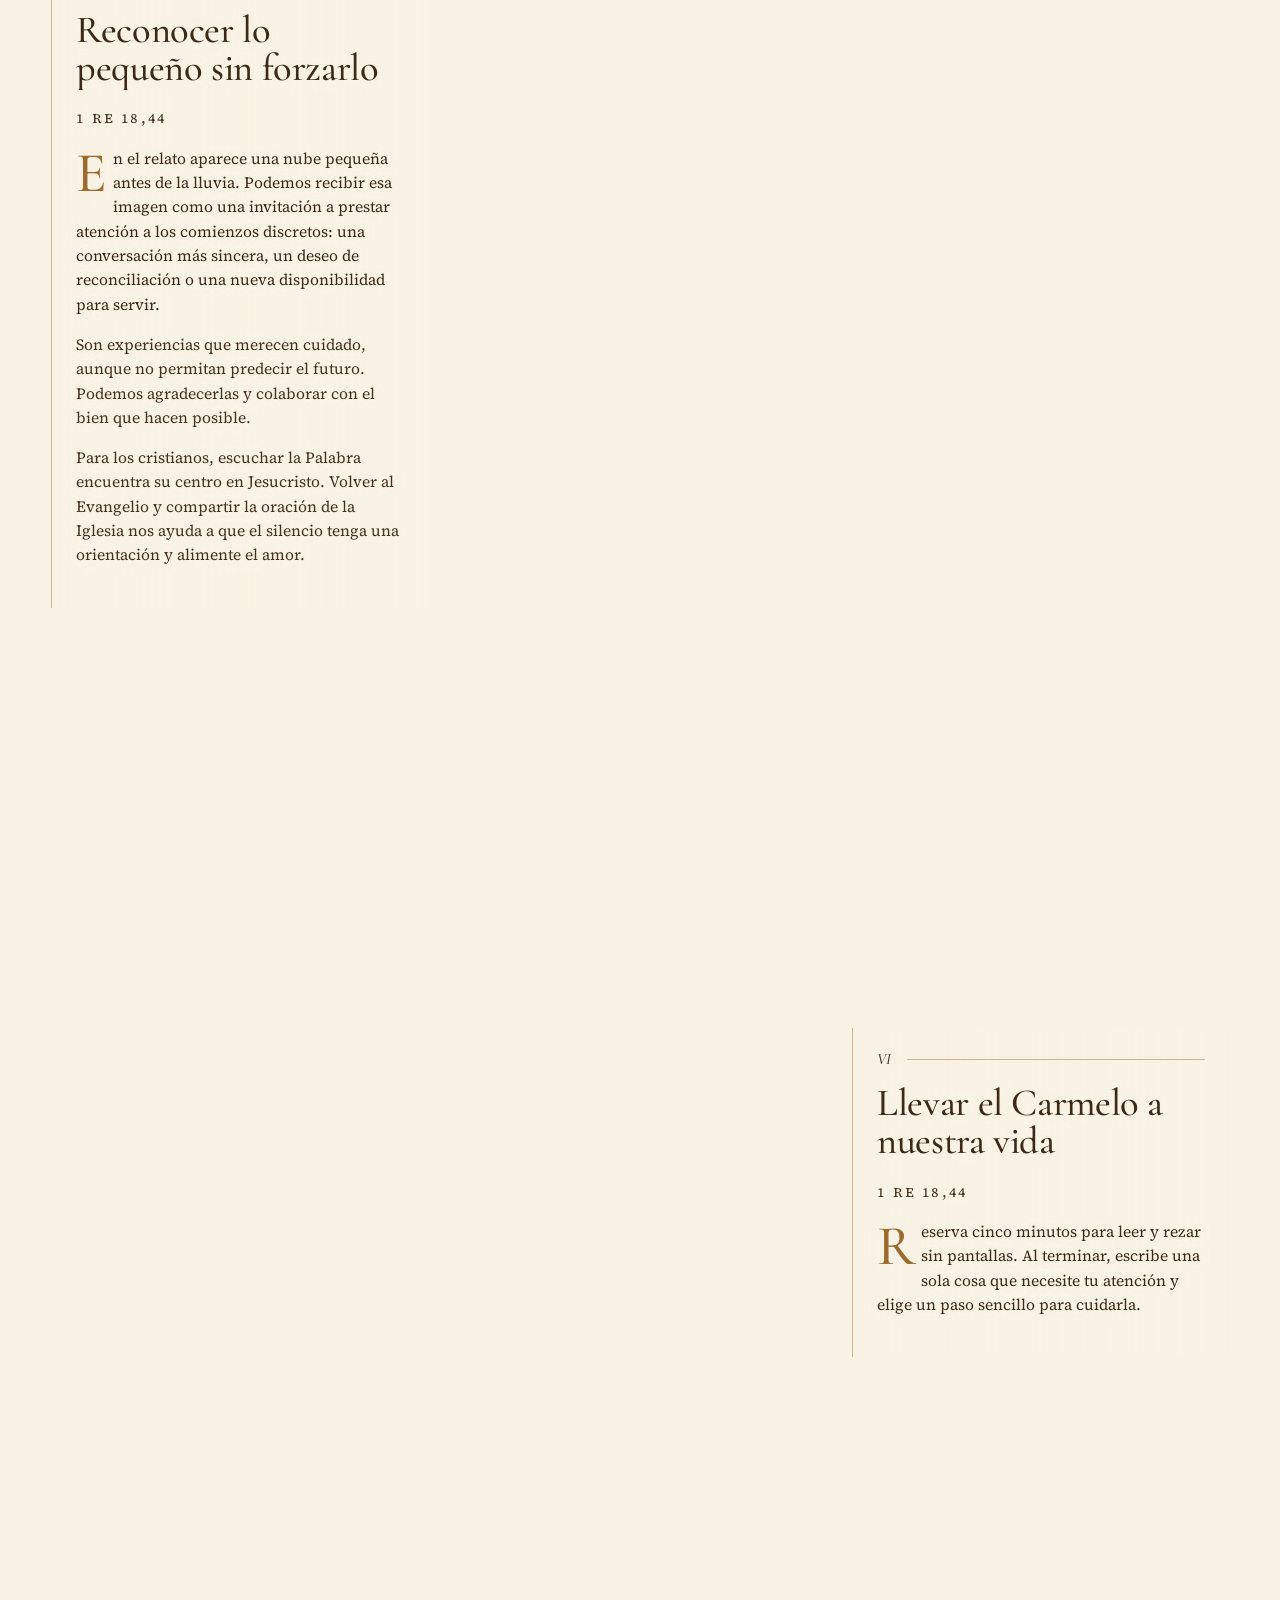
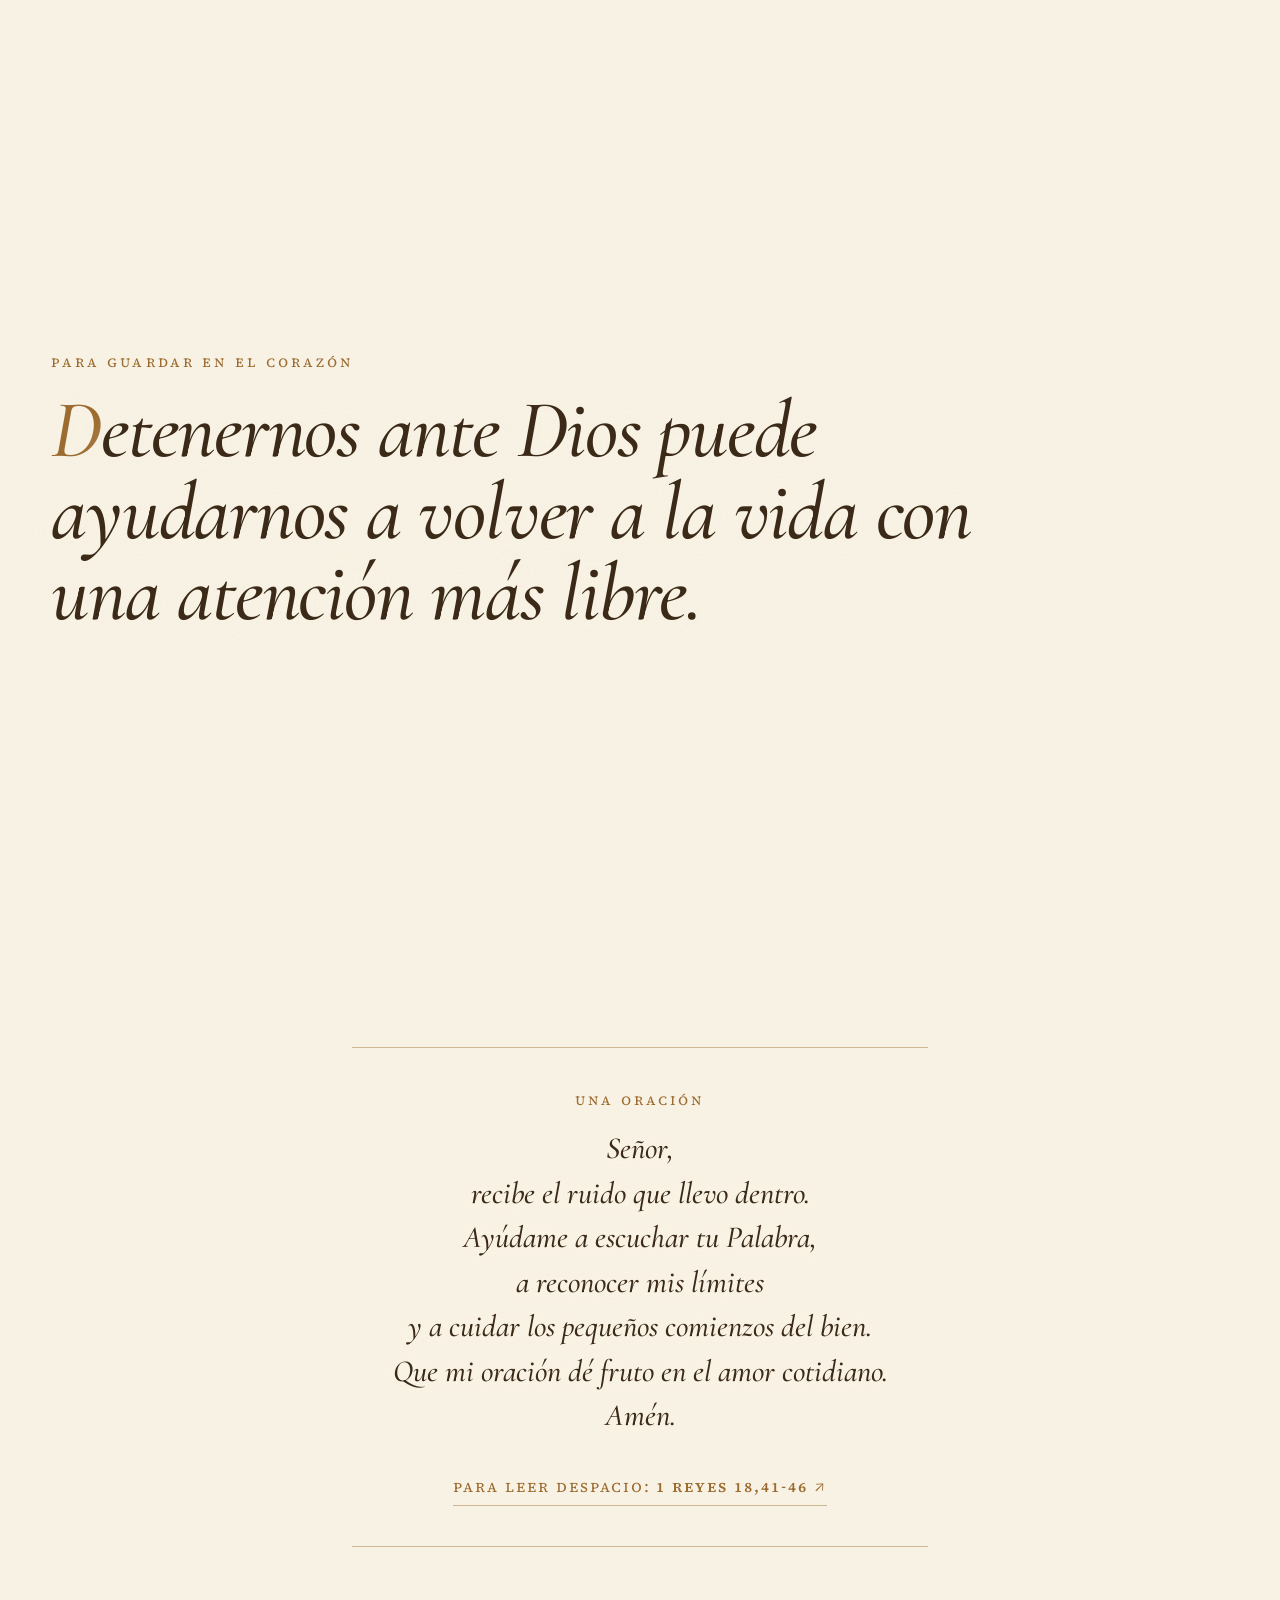
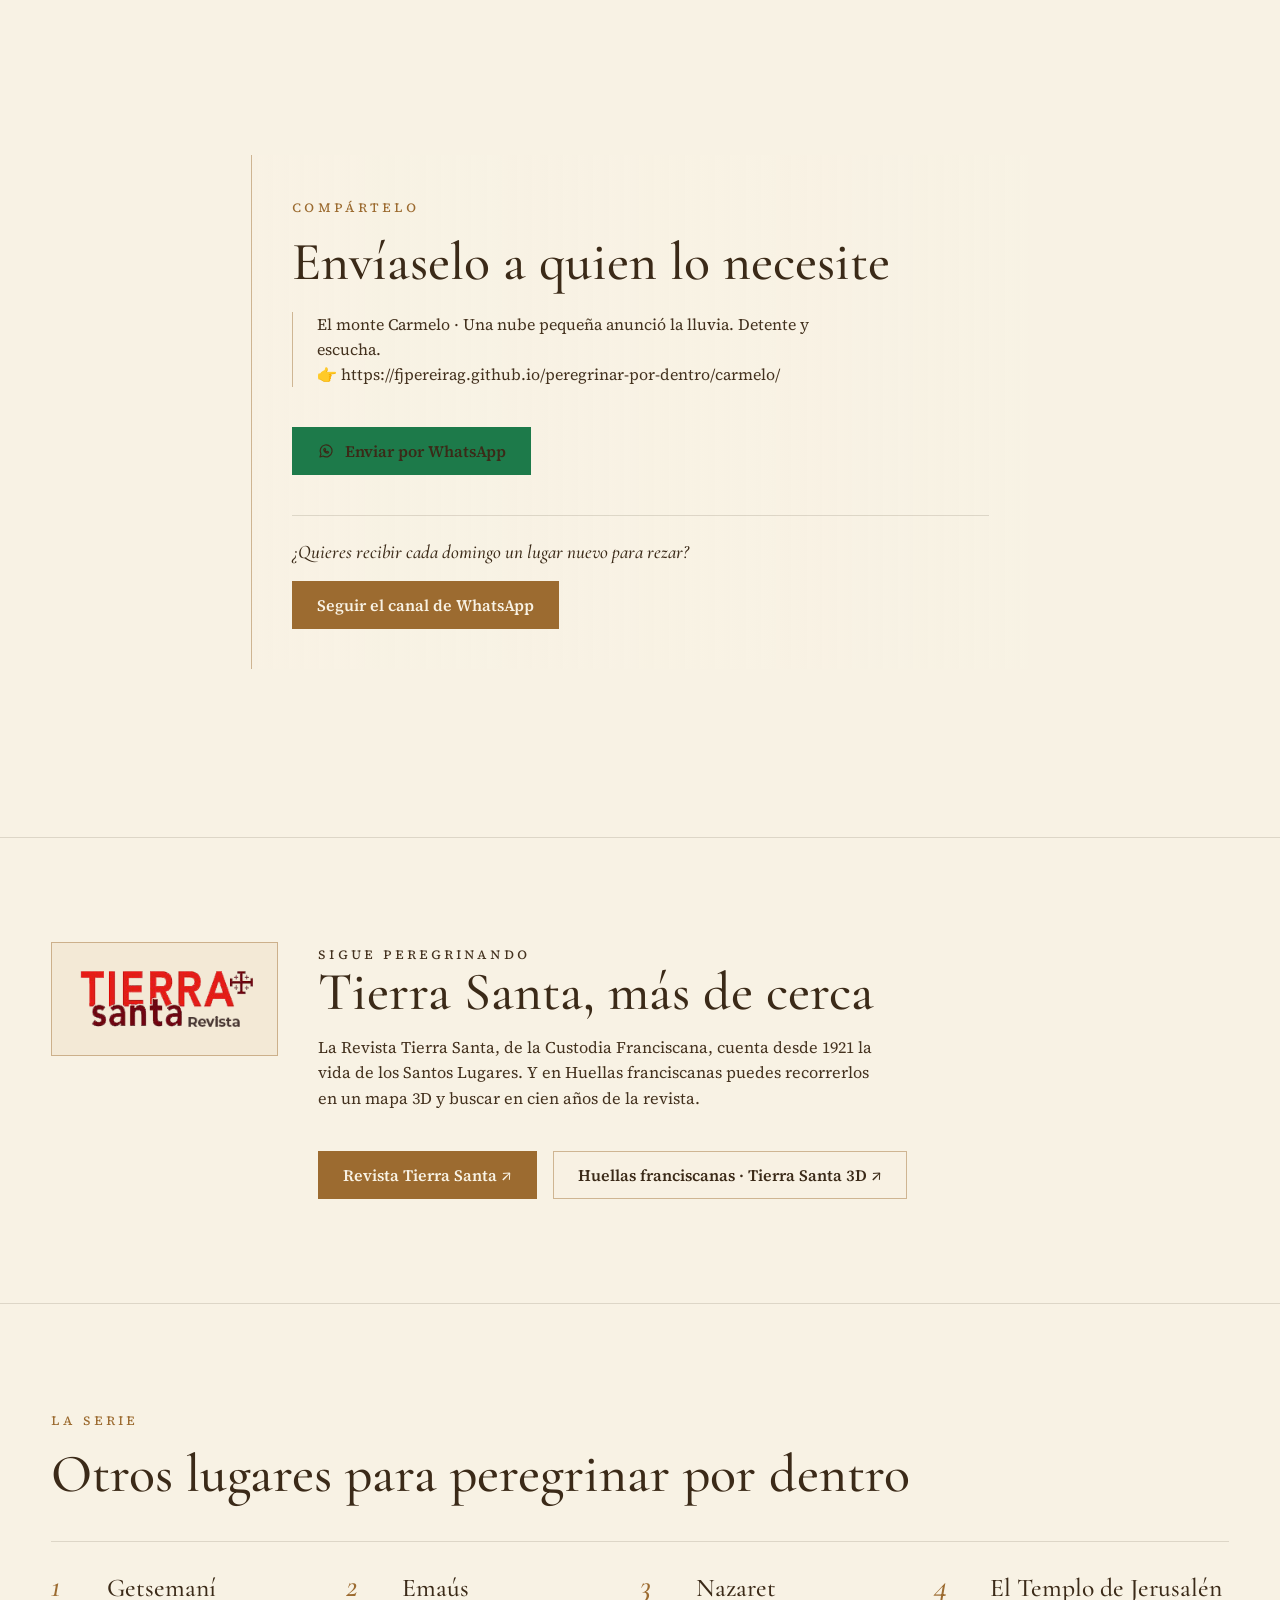
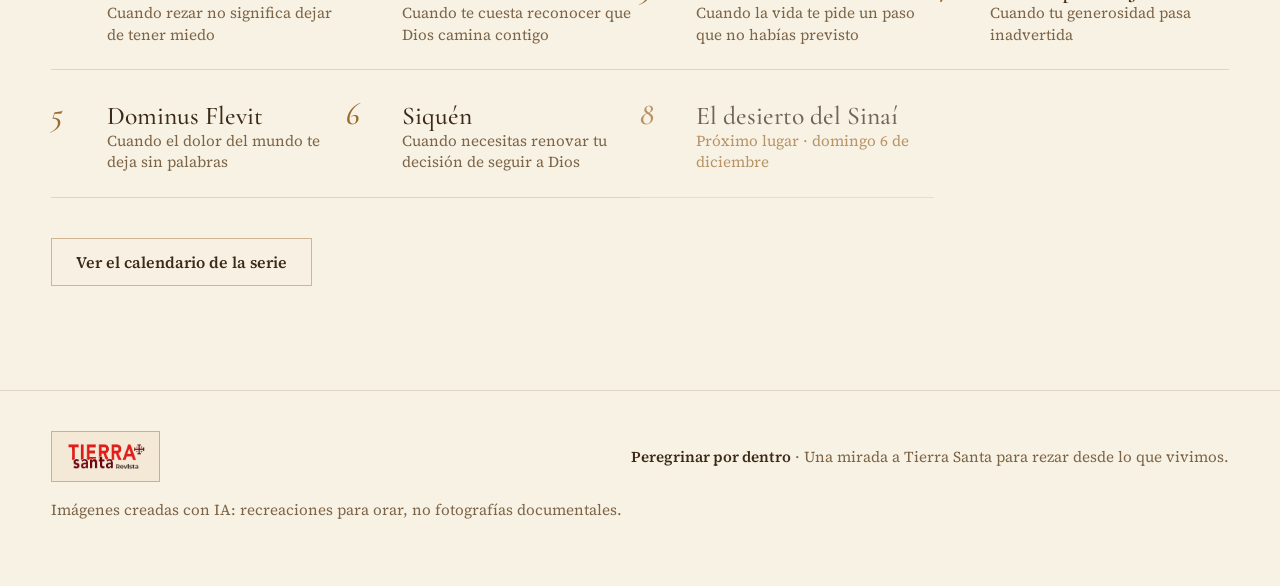
<file: belen/index.html>
<!doctype html>
<!-- Página corta para compartir Belén: trae la vista previa de WhatsApp y lleva enseguida a la web. -->
<html lang="es">
<head>
<meta charset="utf-8">
<meta name="viewport" content="width=device-width, initial-scale=1">
<title>Belén · Peregrinar por dentro</title>
<meta name="description" content="¿Piensas que lo que haces es demasiado pequeño? Una breve reflexión ante el pesebre de Belén.">
<meta name="theme-color" content="#0B0A08">
<meta property="og:type" content="article">
<meta property="og:locale" content="es_ES">
<meta property="og:site_name" content="Peregrinar por dentro">
<meta property="og:title" content="Belén · Cuando piensas que lo que haces es demasiado pequeño">
<meta property="og:description" content="¿Piensas que lo que haces es demasiado pequeño? Una breve reflexión ante el pesebre de Belén.">
<meta property="og:url" content="https://fjpereirag.github.io/peregrinar-por-dentro/belen/">
<meta property="og:image" content="https://fjpereirag.github.io/peregrinar-por-dentro/og-belen.jpg">
<meta property="og:image:width" content="1200">
<meta property="og:image:height" content="630">
<meta name="twitter:card" content="summary_large_image">
<link rel="canonical" href="https://fjpereirag.github.io/peregrinar-por-dentro/?l=belen">
<link rel="icon" href="../favicon.svg" type="image/svg+xml">
<meta http-equiv="refresh" content="0; url=../?l=belen">
<script>location.replace('../?l=belen' + location.hash);</script>
<style>body{margin:0;min-height:100vh;display:grid;place-items:center;background:#0B0A08;color:#F2EBDD;font:1.1rem Georgia,serif}a{color:#C9A35B}</style>
</head>
<body><p>Abriendo <a href="../?l=belen">Belén</a>…</p></body>
</html>
</file>
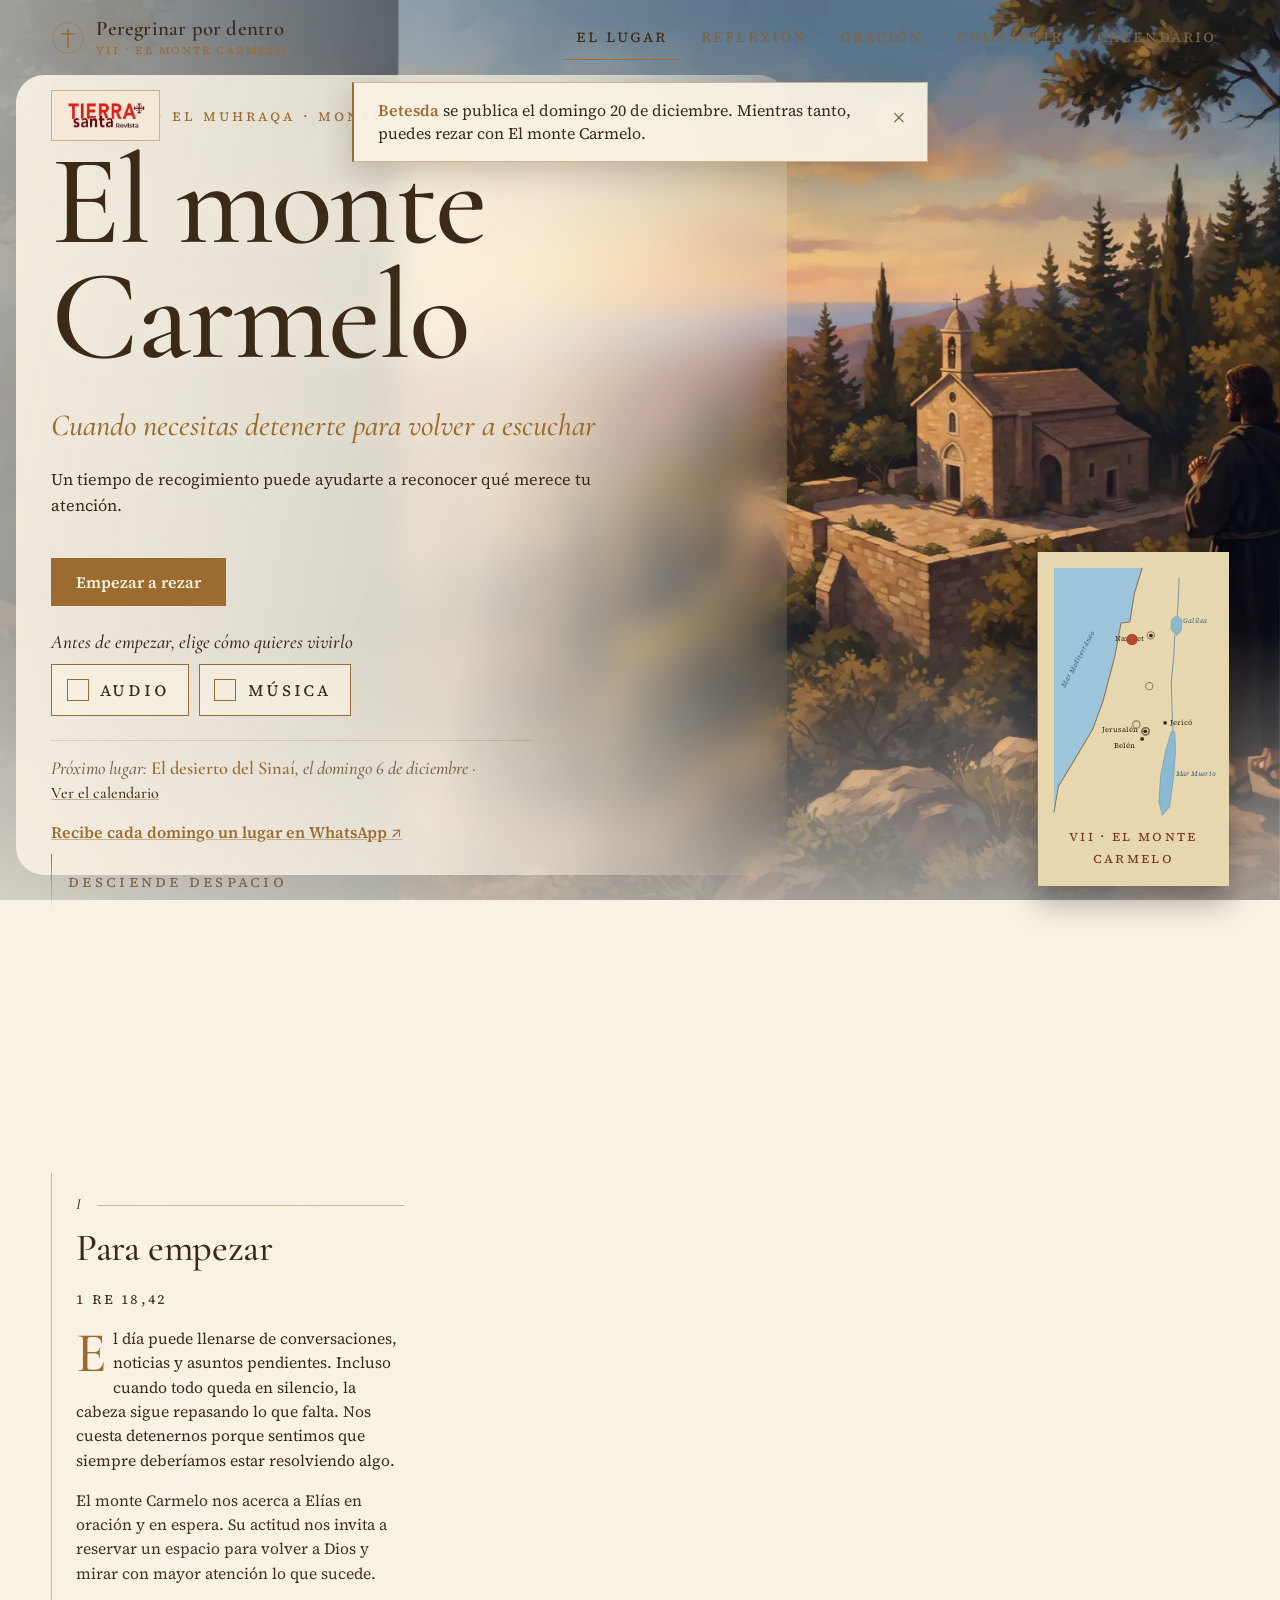
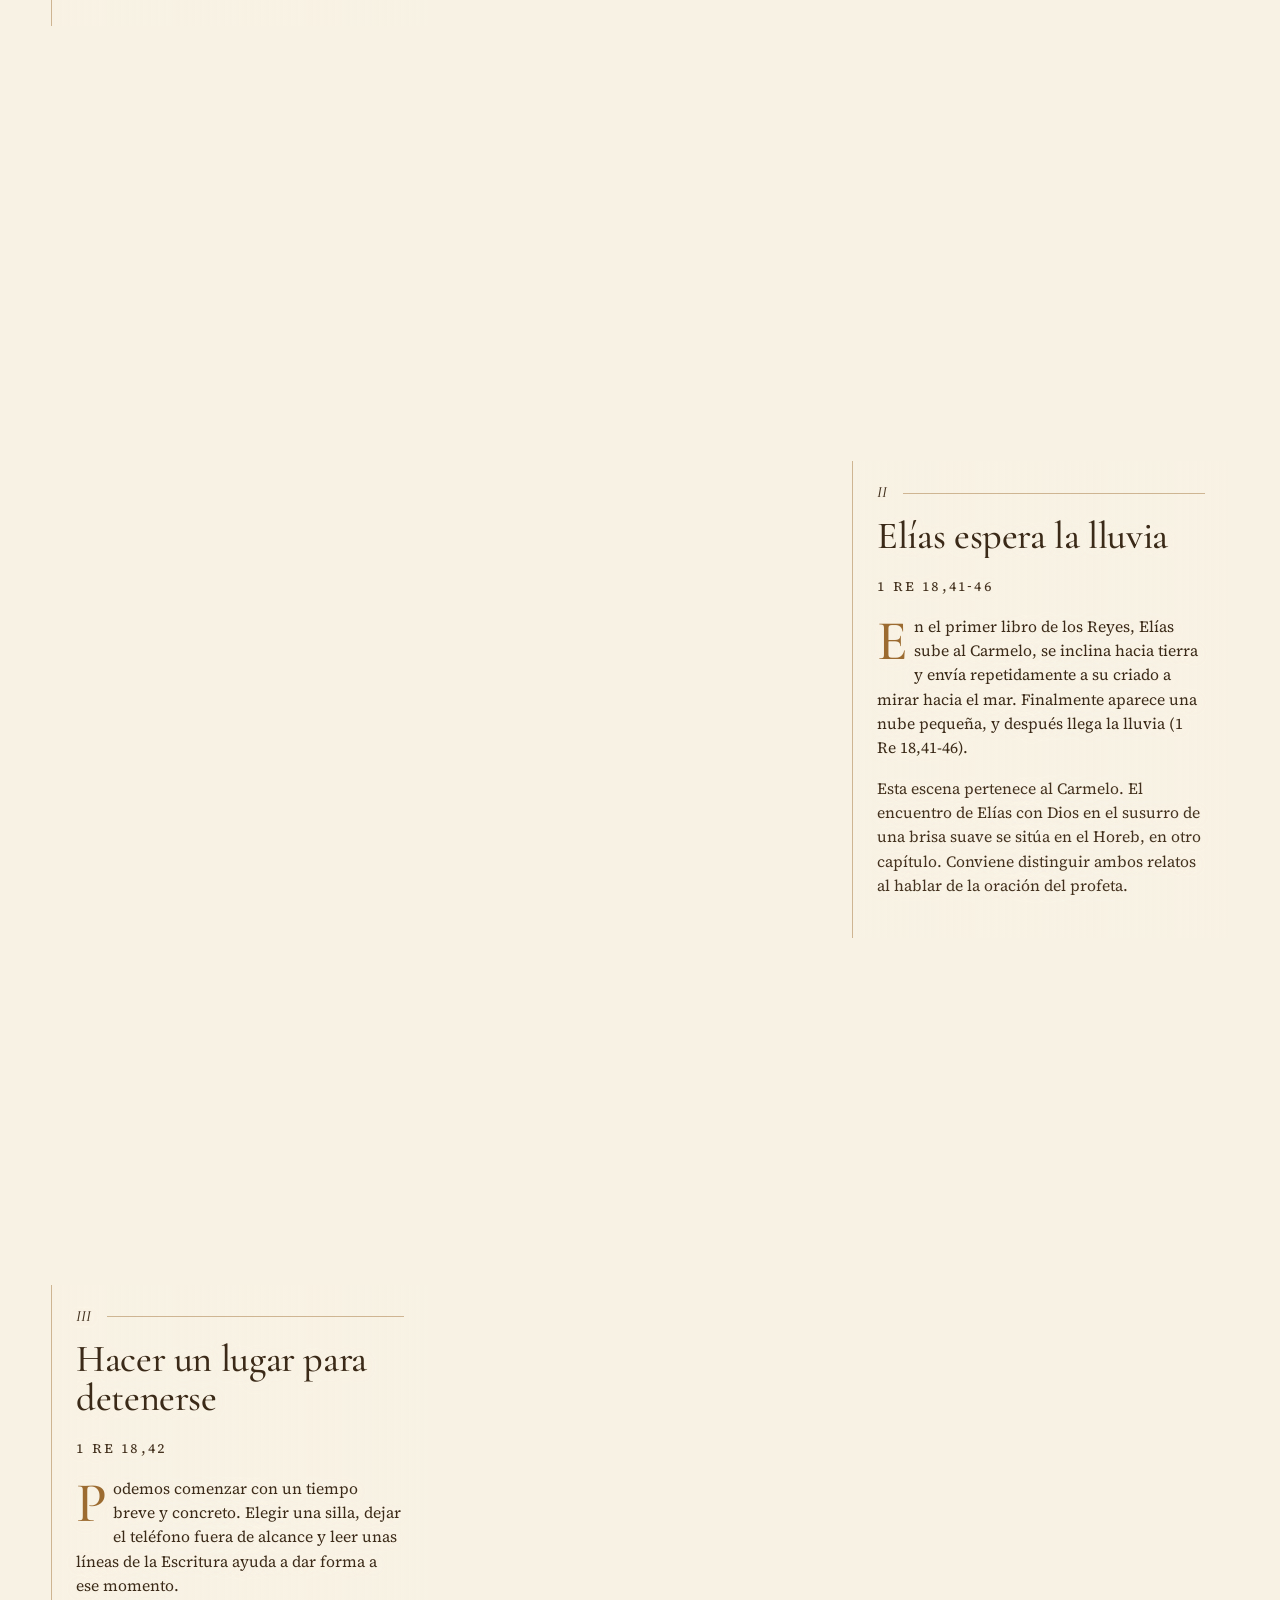
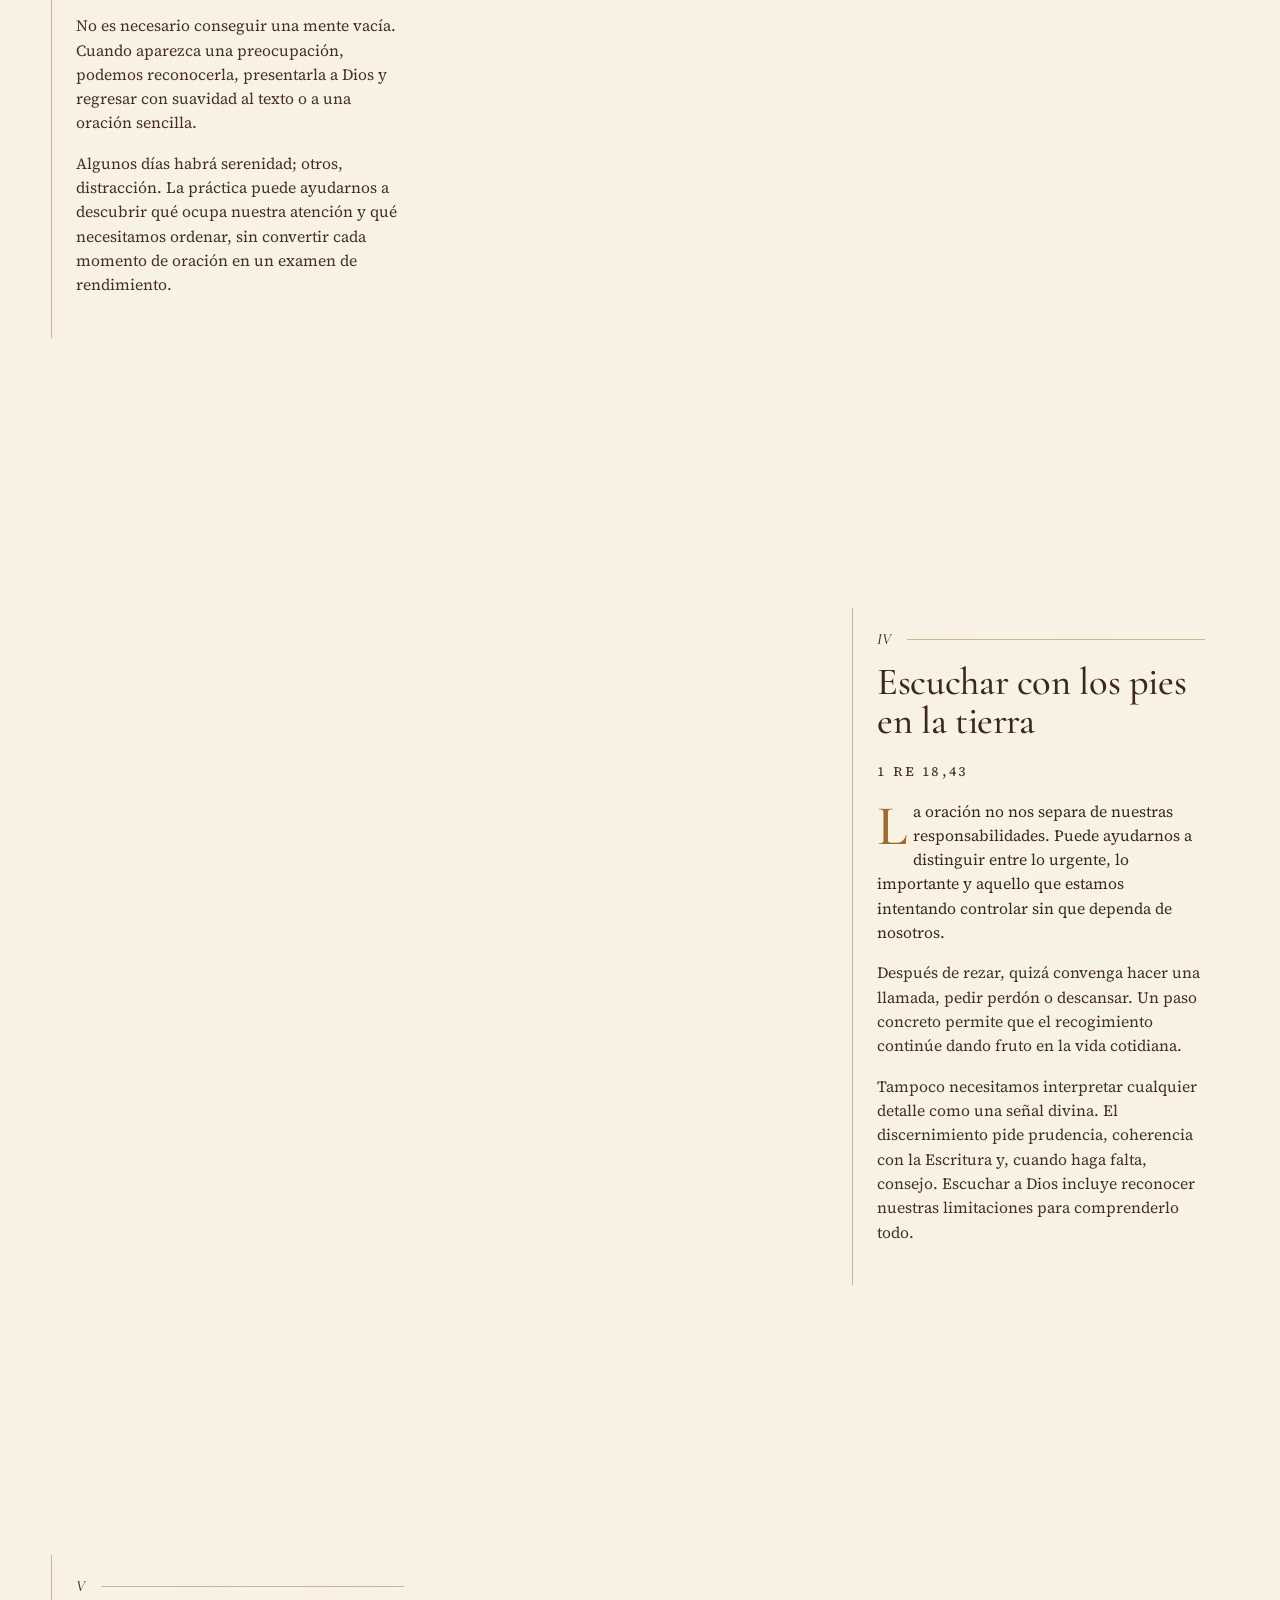
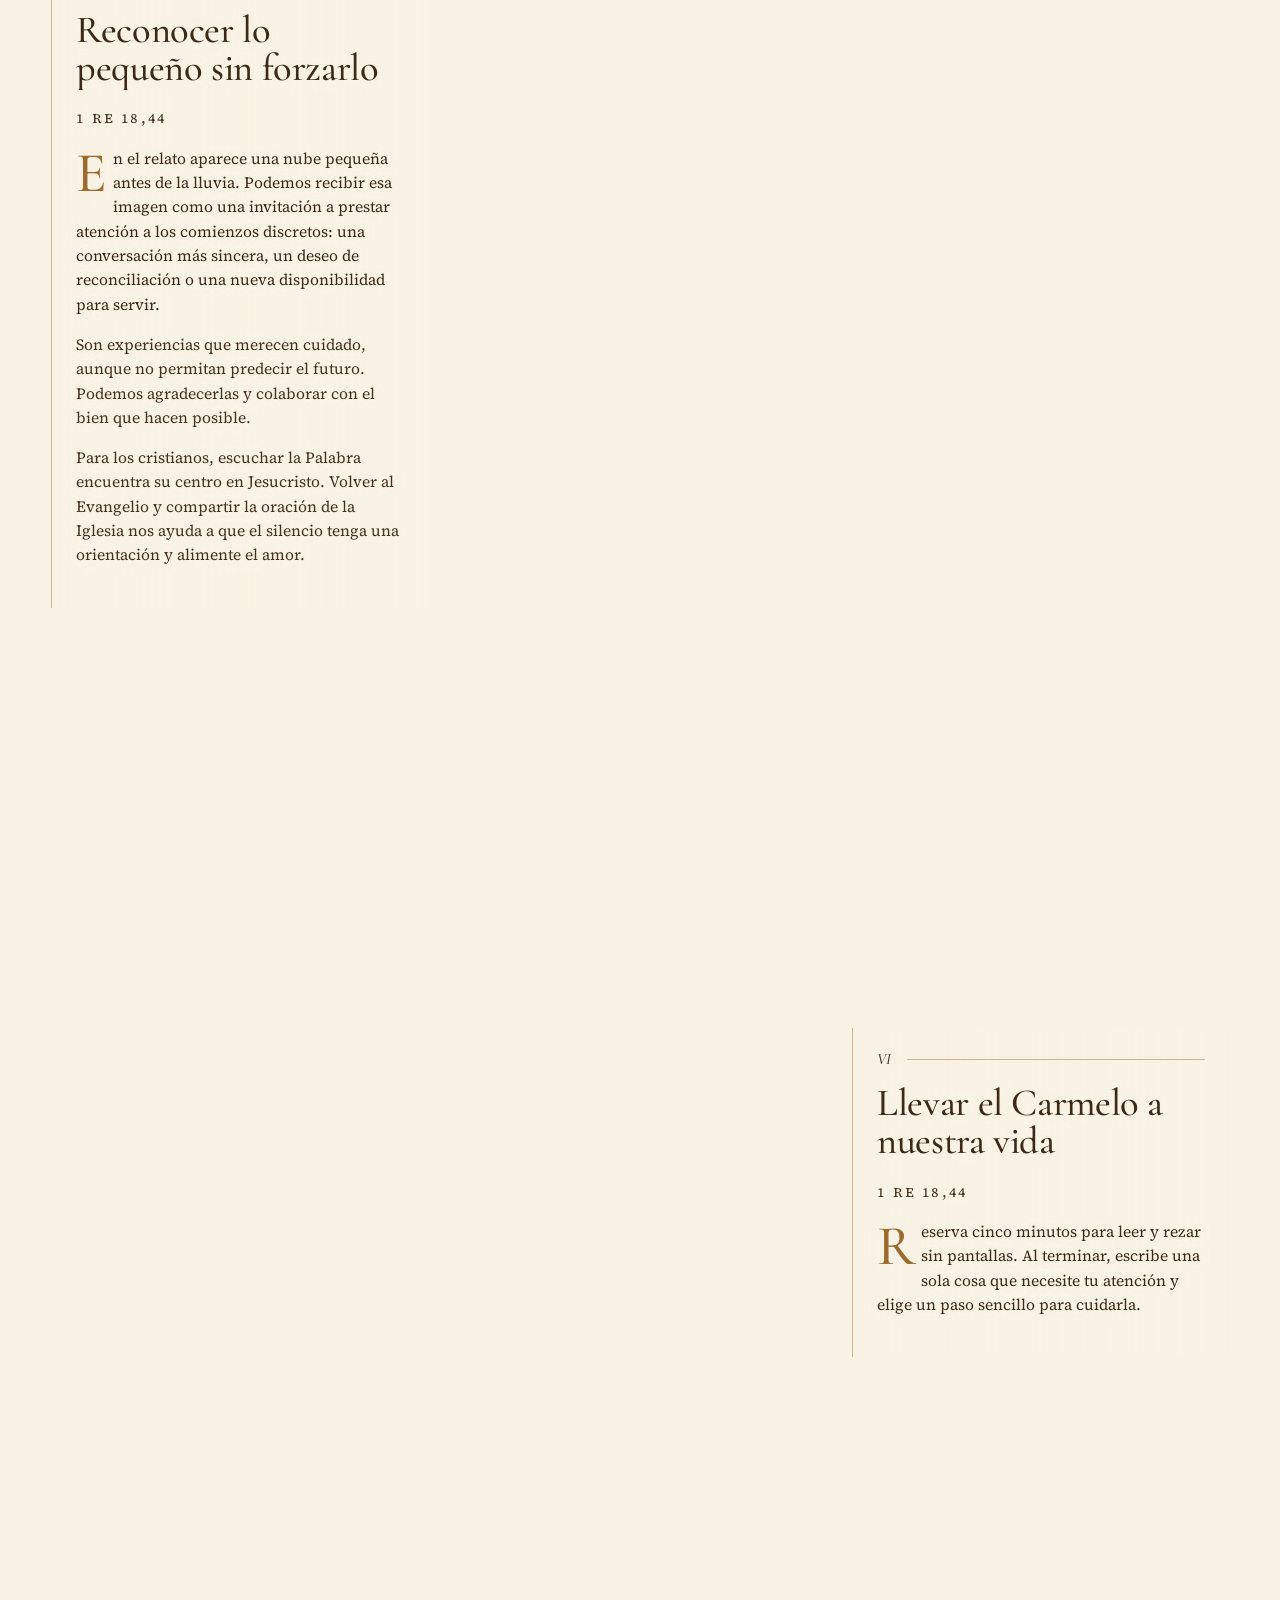
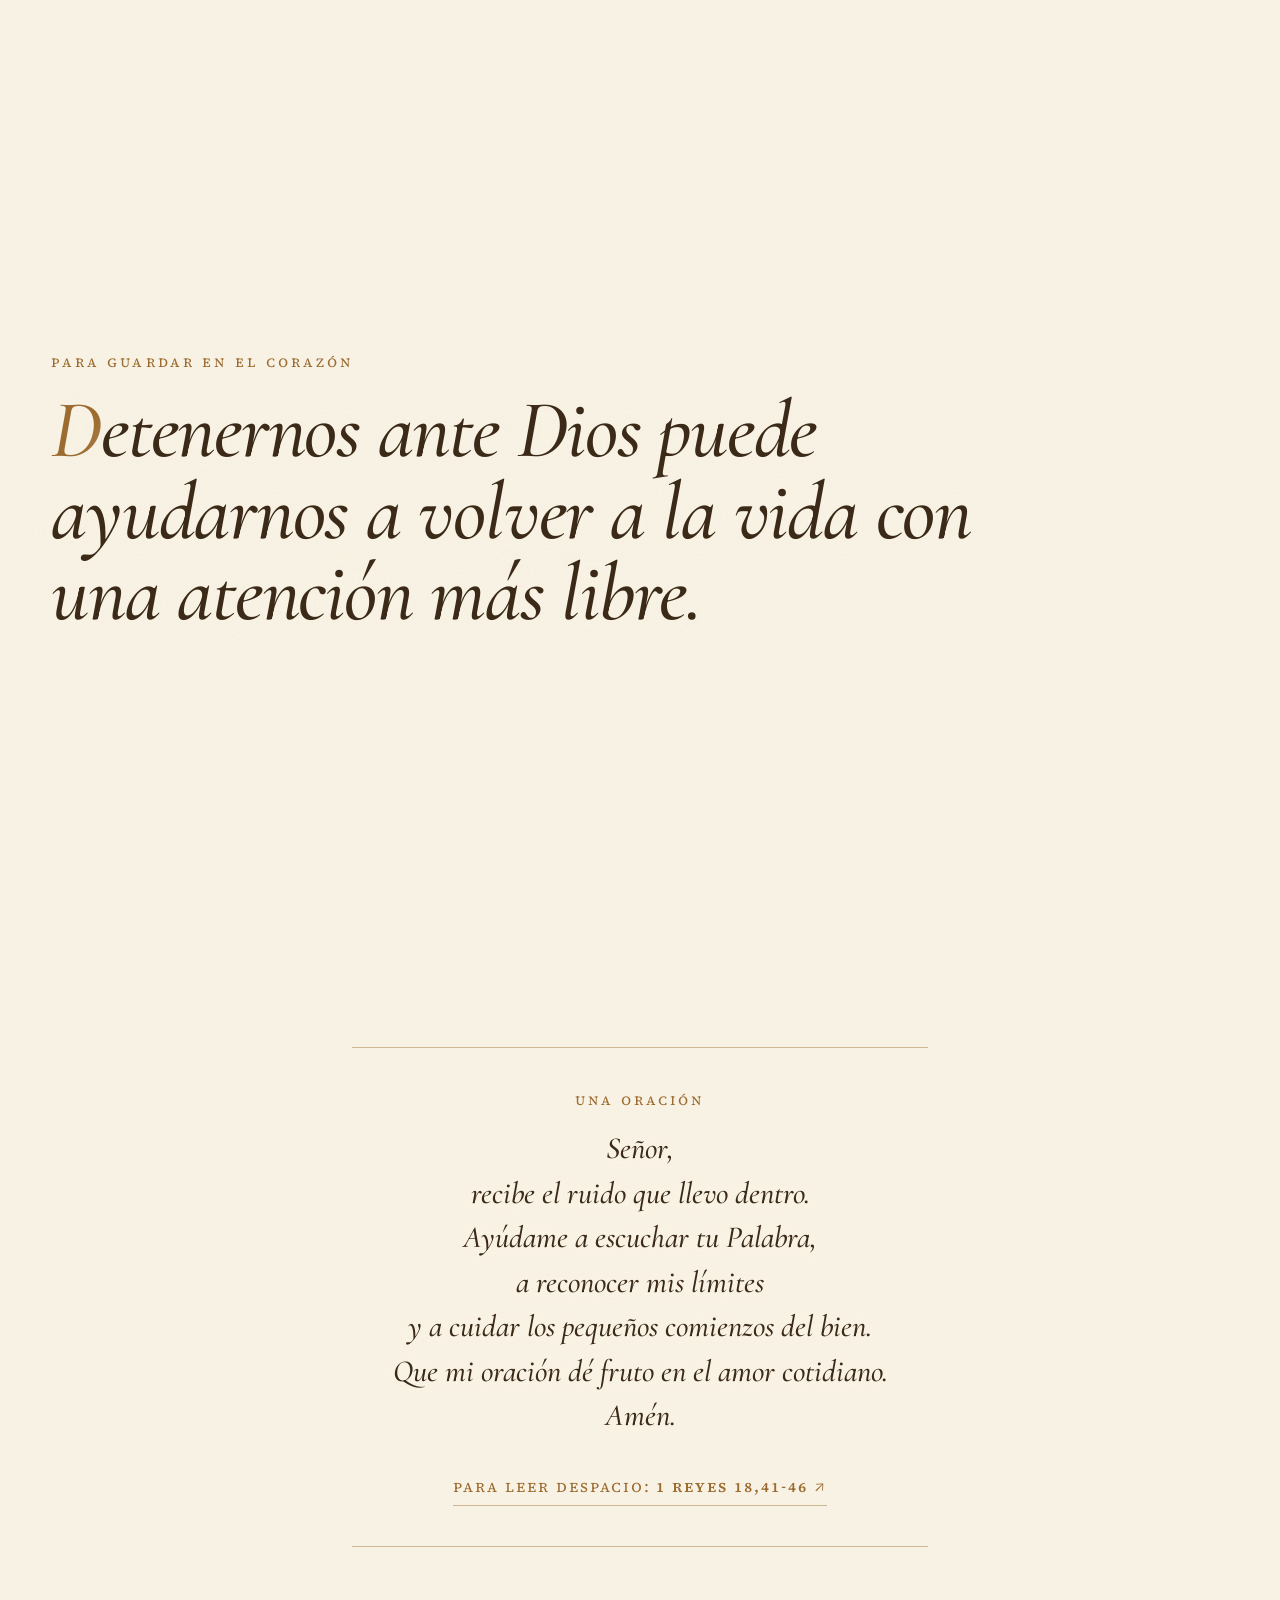
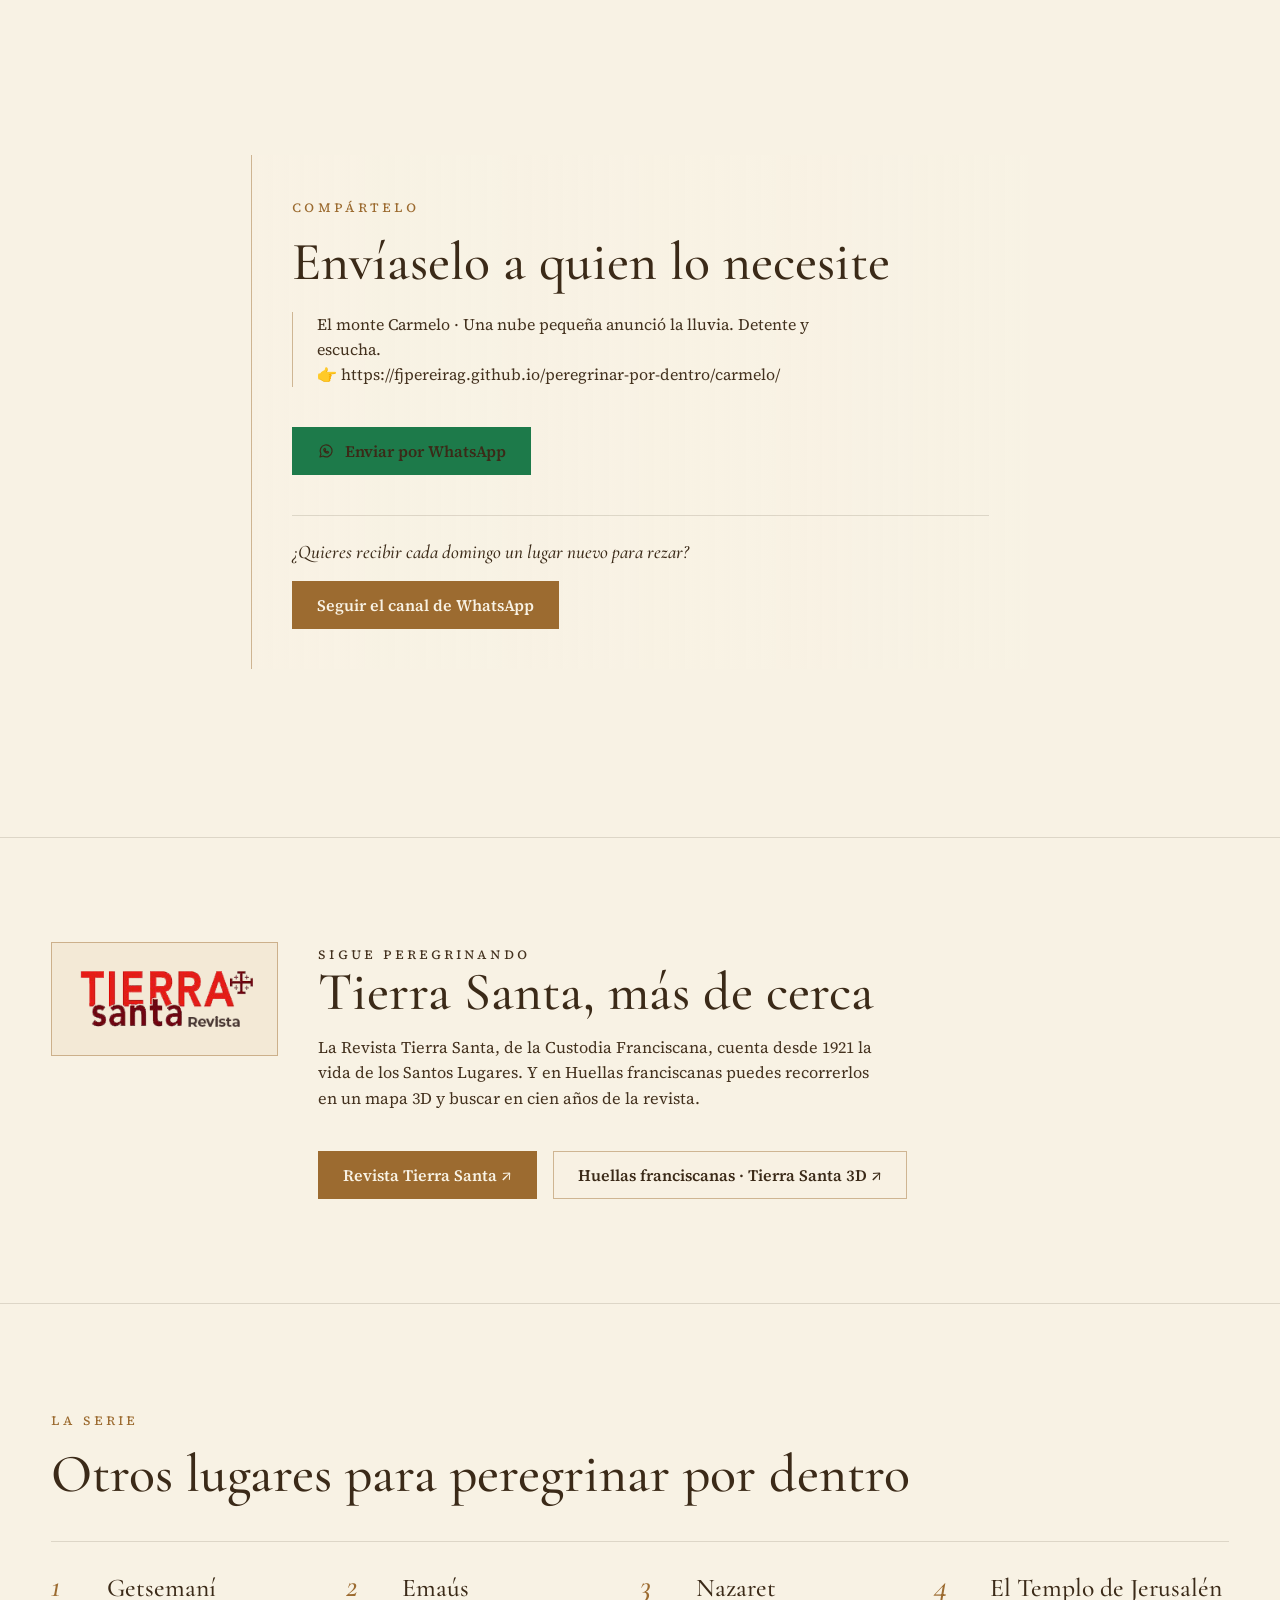
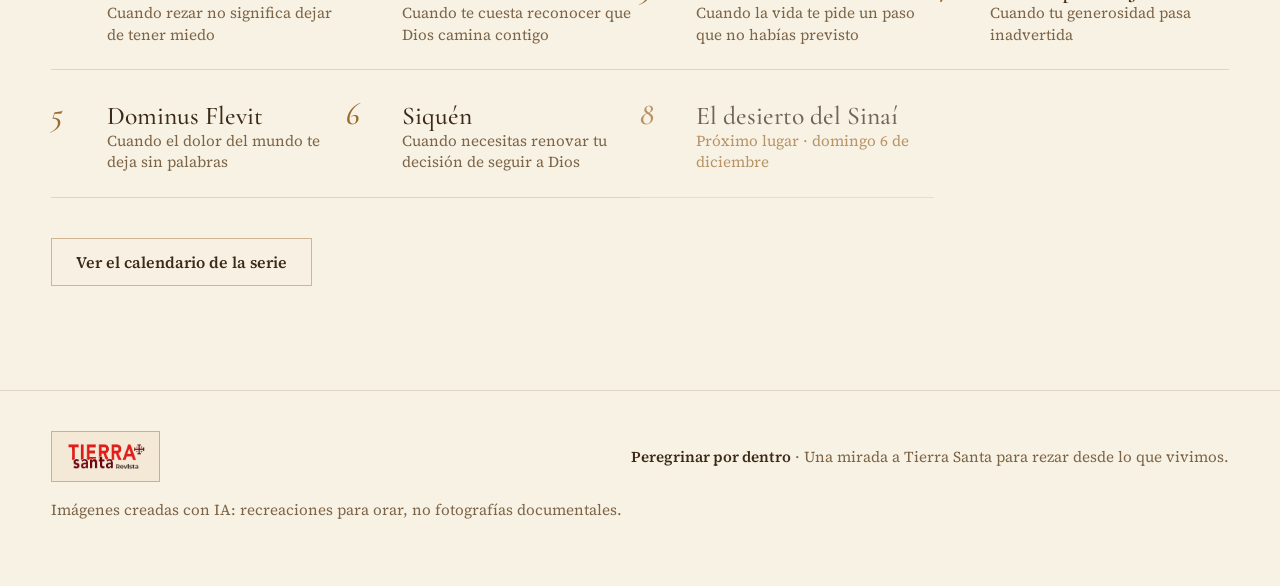
<file: betesda/index.html>
<!doctype html>
<!-- Página corta para compartir Betesda: trae la vista previa de WhatsApp y lleva enseguida a la web. -->
<html lang="es">
<head>
<meta charset="utf-8">
<meta name="viewport" content="width=device-width, initial-scale=1">
<title>Betesda · Peregrinar por dentro</title>
<meta name="description" content="¿Llevas demasiado tiempo esperando? Una breve reflexión junto a la piscina de Betesda, en Jerusalén.">
<meta name="theme-color" content="#0B0A08">
<meta property="og:type" content="article">
<meta property="og:locale" content="es_ES">
<meta property="og:site_name" content="Peregrinar por dentro">
<meta property="og:title" content="Betesda · Cuando llevas demasiado tiempo esperando">
<meta property="og:description" content="¿Llevas demasiado tiempo esperando? Una breve reflexión junto a la piscina de Betesda, en Jerusalén.">
<meta property="og:url" content="https://fjpereirag.github.io/peregrinar-por-dentro/betesda/">
<meta property="og:image" content="https://fjpereirag.github.io/peregrinar-por-dentro/og-betesda.jpg">
<meta property="og:image:width" content="1200">
<meta property="og:image:height" content="630">
<meta name="twitter:card" content="summary_large_image">
<link rel="canonical" href="https://fjpereirag.github.io/peregrinar-por-dentro/?l=betesda">
<link rel="icon" href="../favicon.svg" type="image/svg+xml">
<meta http-equiv="refresh" content="0; url=../?l=betesda">
<script>location.replace('../?l=betesda' + location.hash);</script>
<style>body{margin:0;min-height:100vh;display:grid;place-items:center;background:#0B0A08;color:#F2EBDD;font:1.1rem Georgia,serif}a{color:#C9A35B}</style>
</head>
<body><p>Abriendo <a href="../?l=betesda">Betesda</a>…</p></body>
</html>
</file>
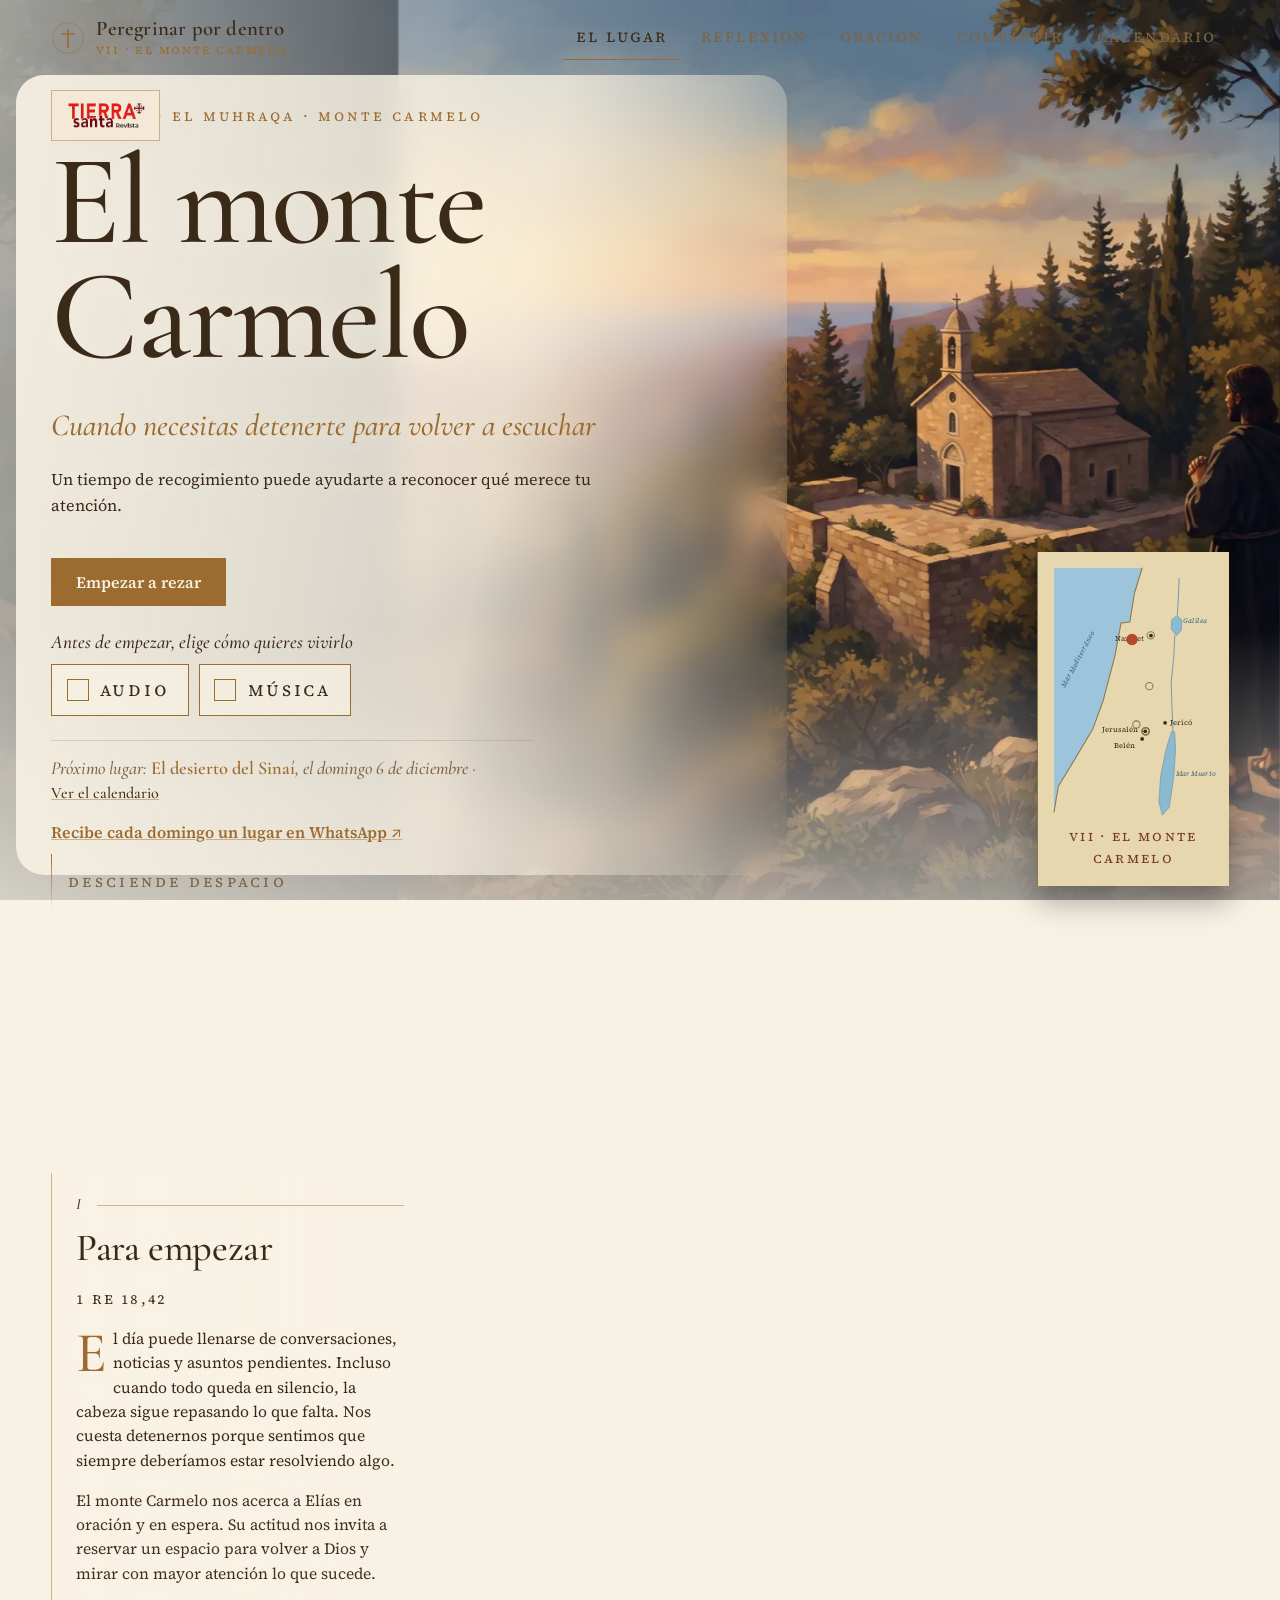
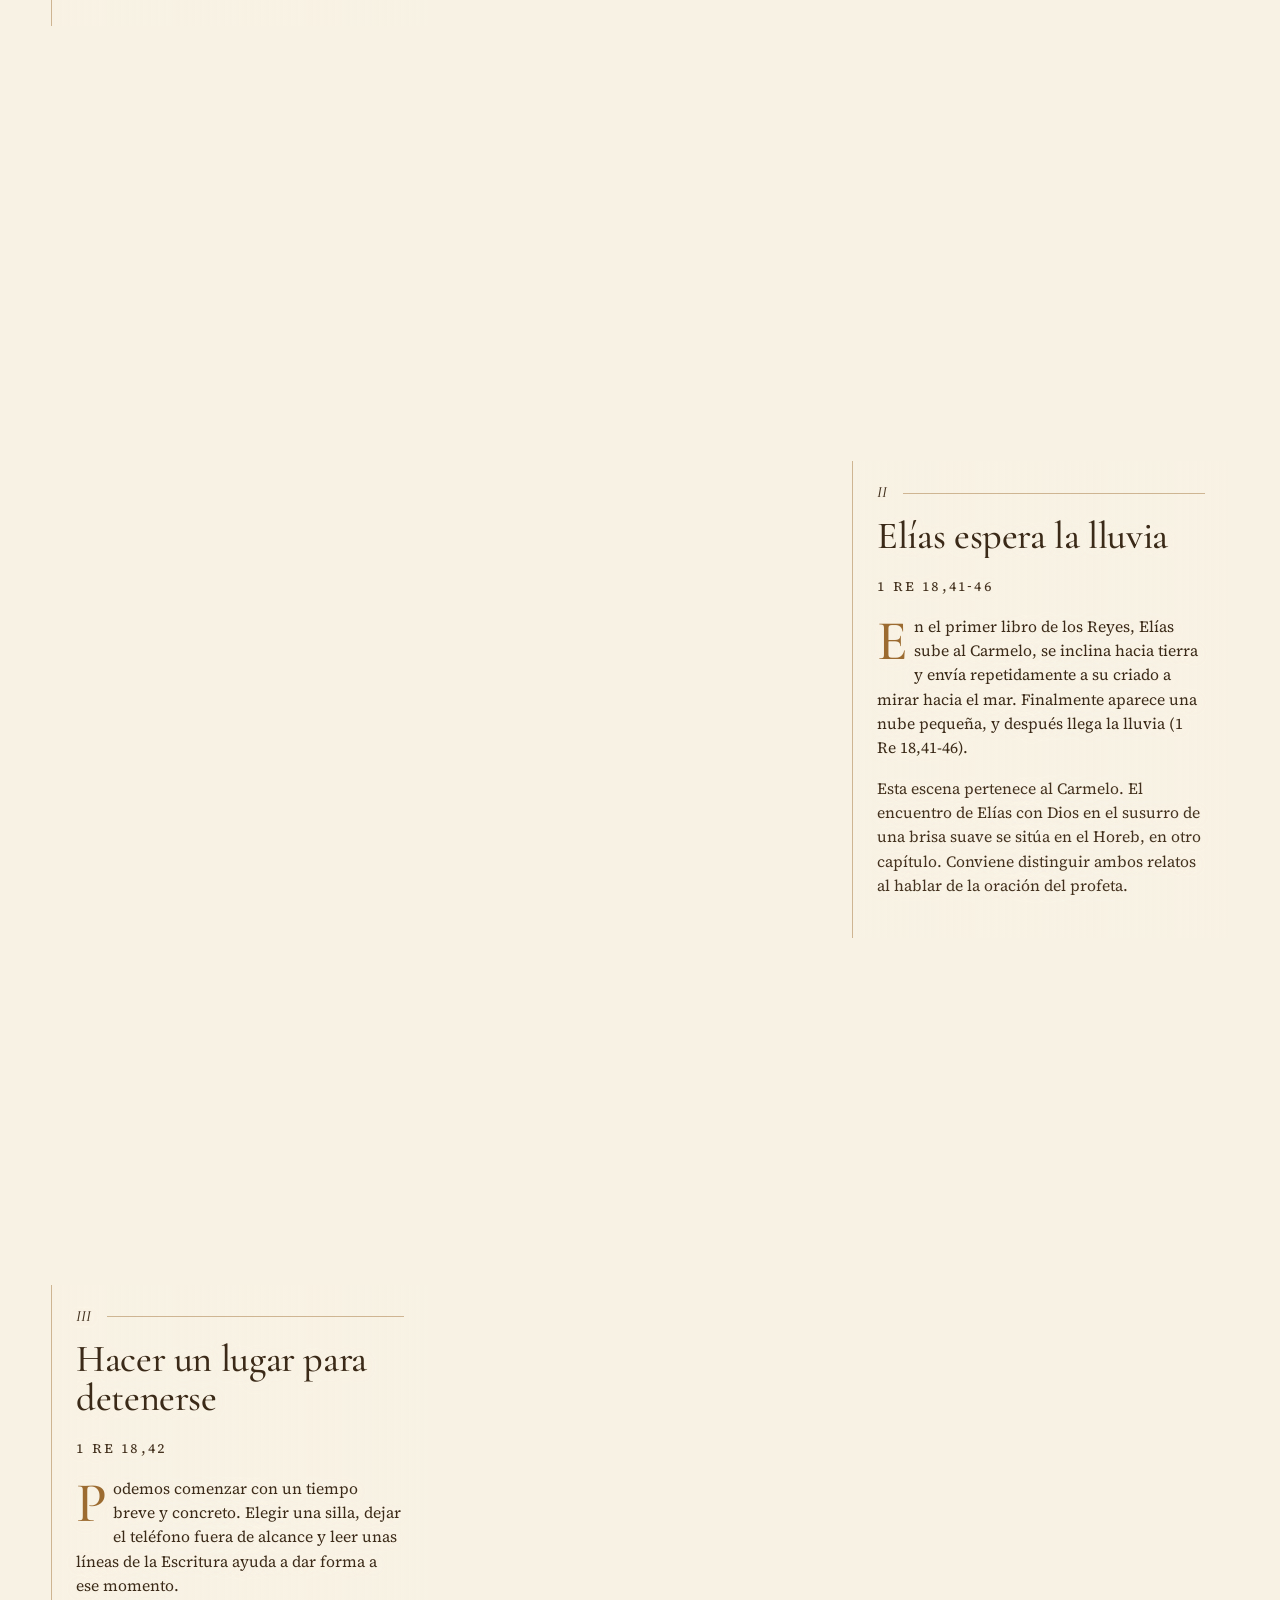
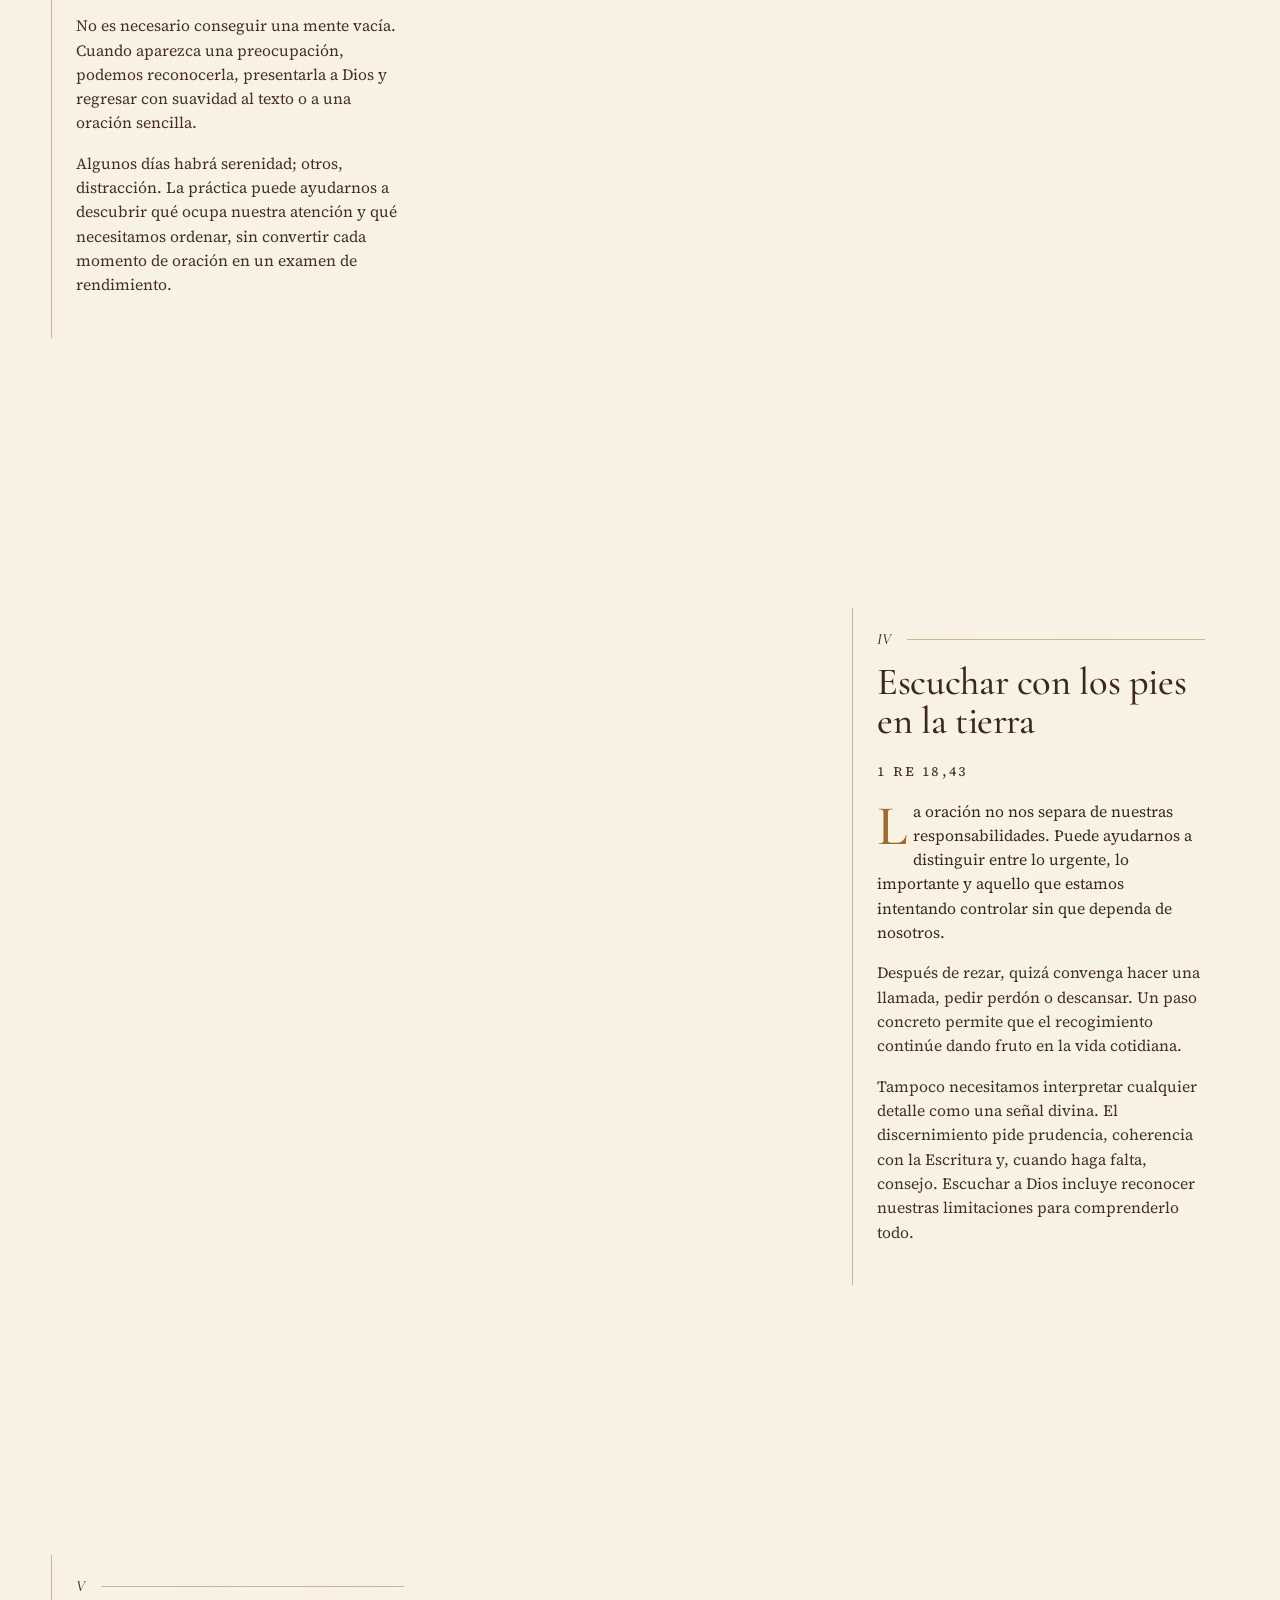
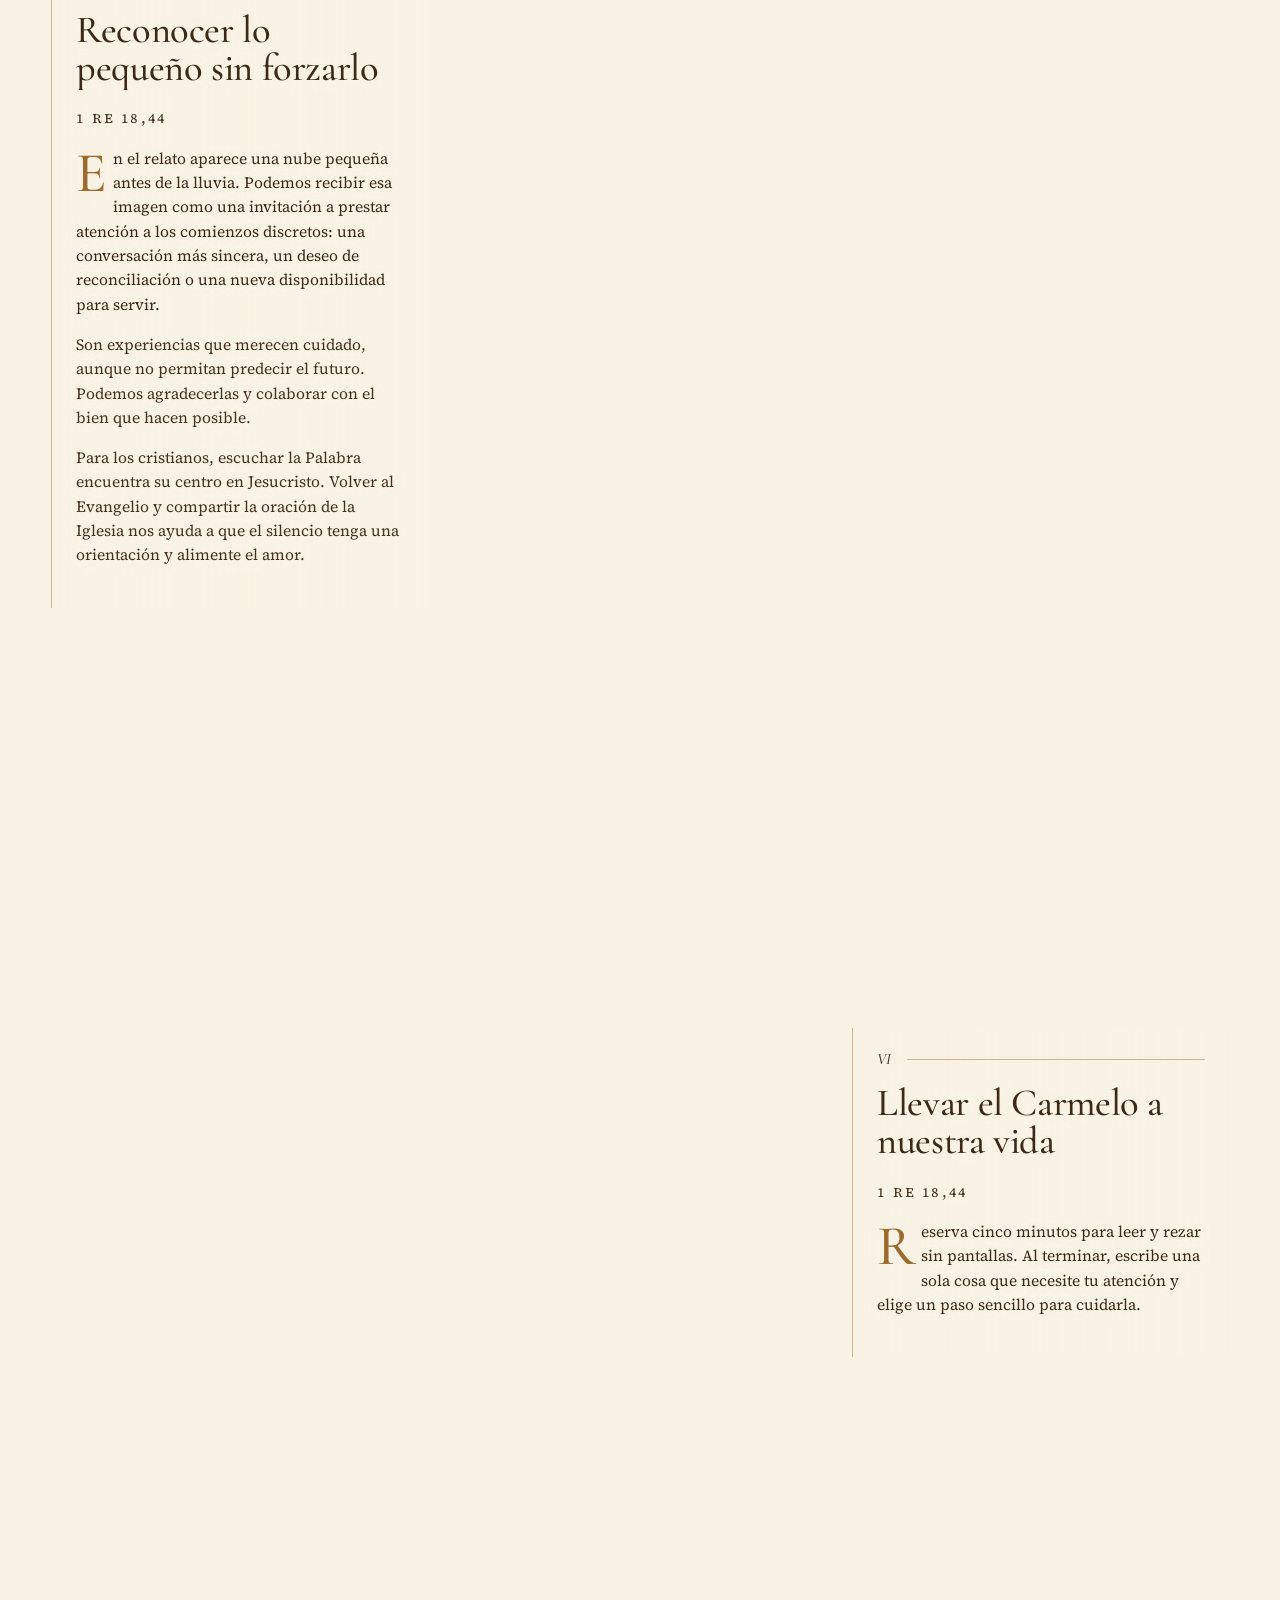
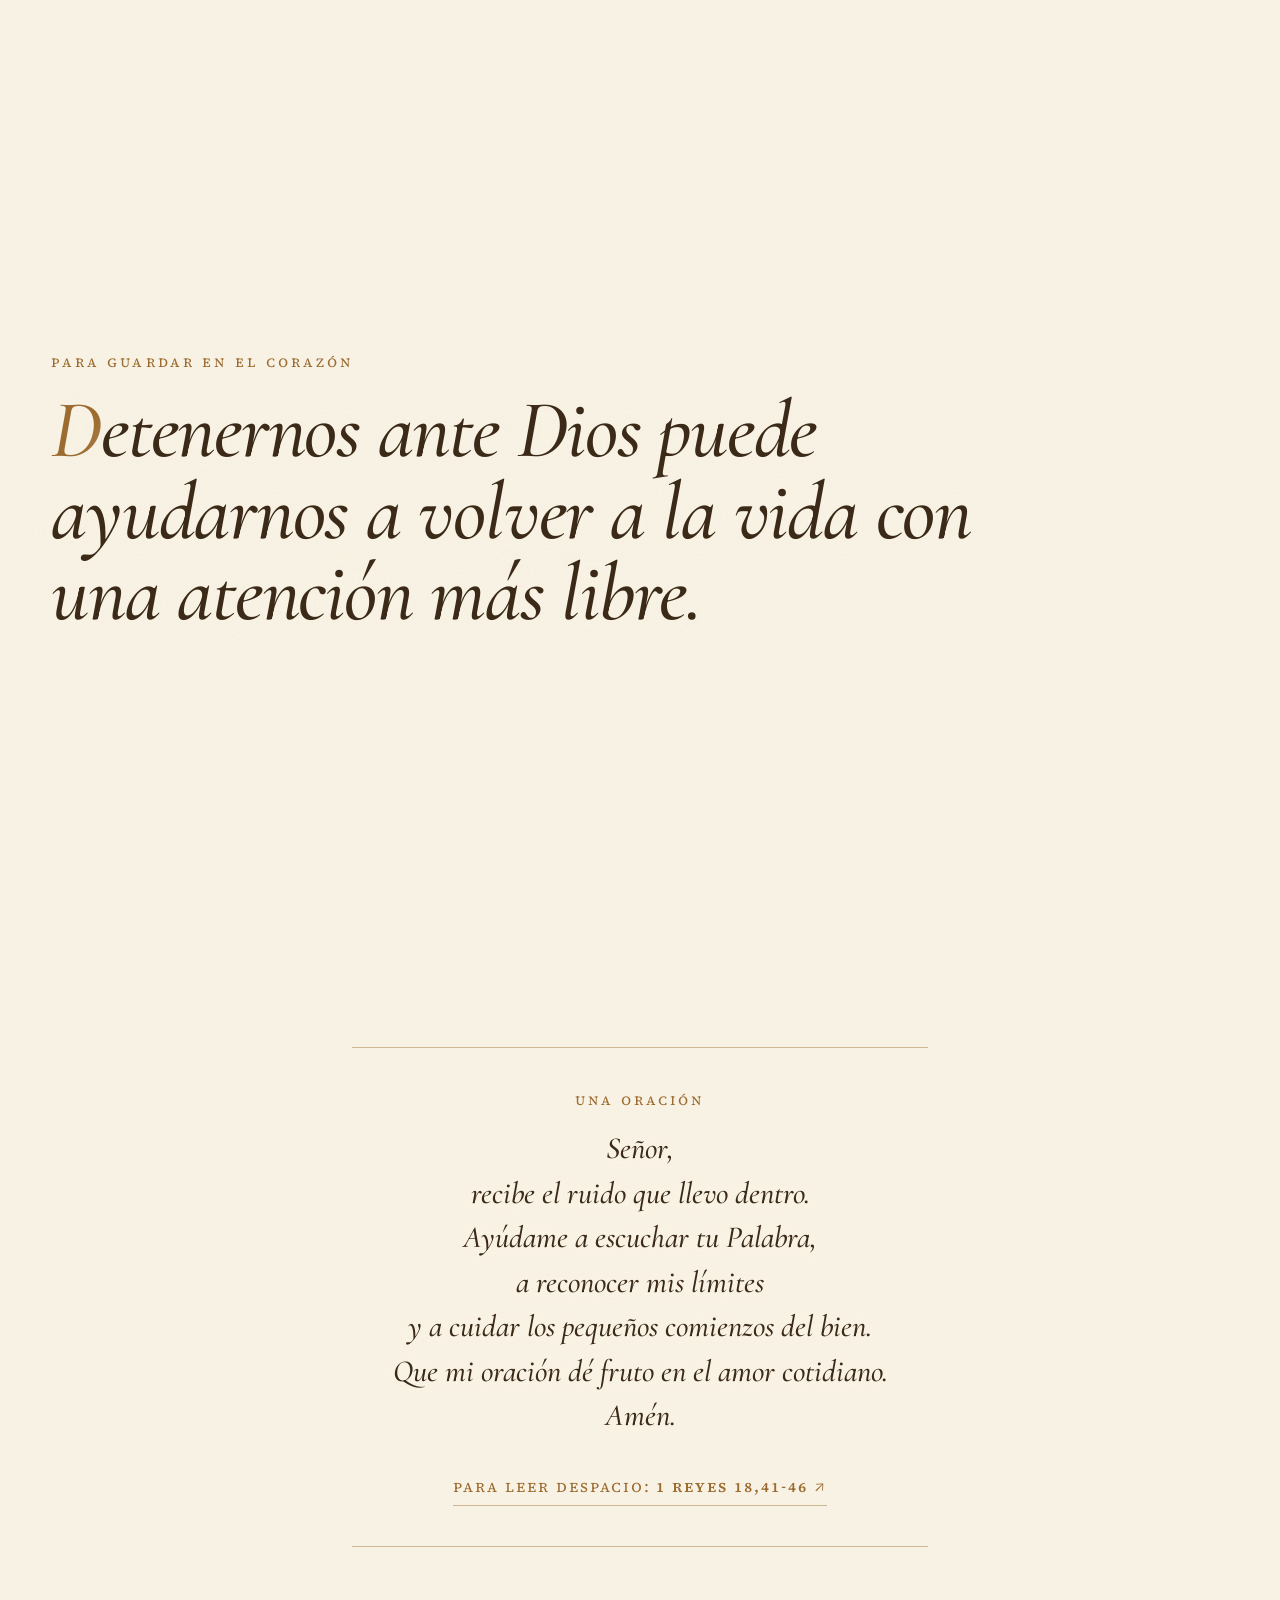
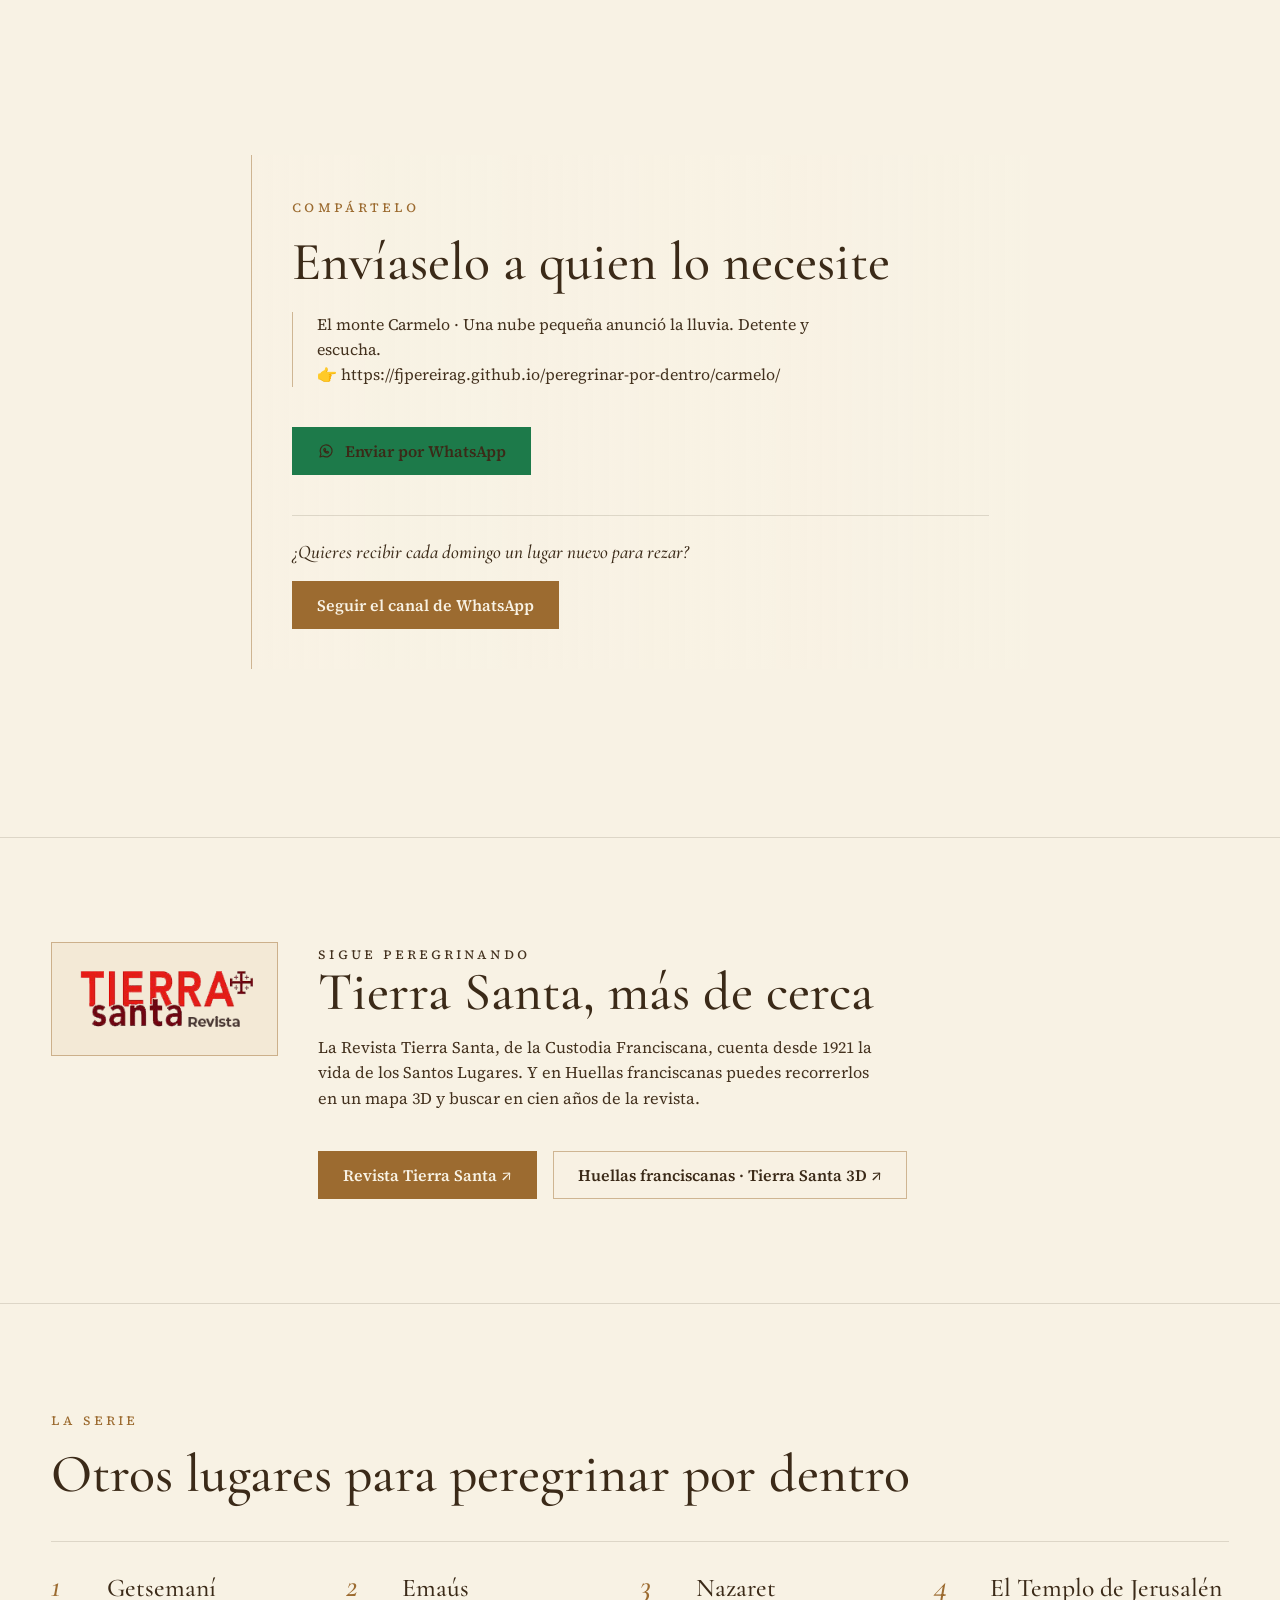
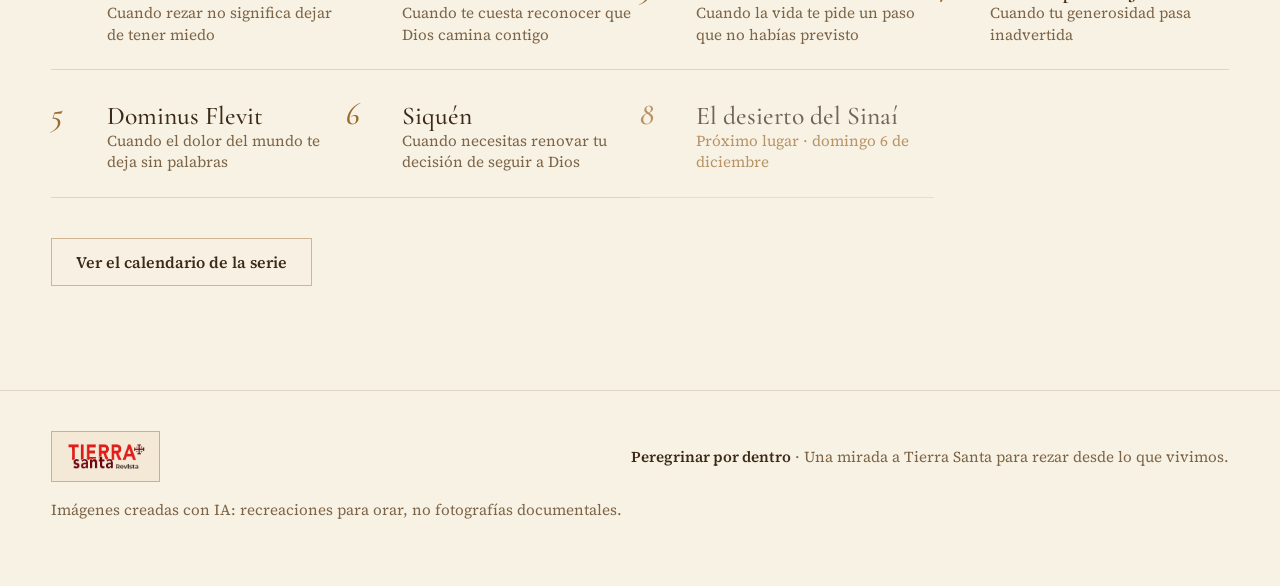
<file: carmelo/index.html>
<!doctype html>
<!-- Página corta para compartir El monte Carmelo: trae la vista previa de WhatsApp y lleva enseguida a la web. -->
<html lang="es">
<head>
<meta charset="utf-8">
<meta name="viewport" content="width=device-width, initial-scale=1">
<title>El monte Carmelo · Peregrinar por dentro</title>
<meta name="description" content="¿Te cuesta detenerte para volver a escuchar? Una breve reflexión junto a Elías en el monte Carmelo.">
<meta name="theme-color" content="#0B0A08">
<meta property="og:type" content="article">
<meta property="og:locale" content="es_ES">
<meta property="og:site_name" content="Peregrinar por dentro">
<meta property="og:title" content="El monte Carmelo · Cuando necesitas detenerte para volver a escuchar">
<meta property="og:description" content="¿Te cuesta detenerte para volver a escuchar? Una breve reflexión junto a Elías en el monte Carmelo.">
<meta property="og:url" content="https://fjpereirag.github.io/peregrinar-por-dentro/carmelo/">
<meta property="og:image" content="https://fjpereirag.github.io/peregrinar-por-dentro/og-carmelo.jpg">
<meta property="og:image:width" content="1200">
<meta property="og:image:height" content="630">
<meta name="twitter:card" content="summary_large_image">
<link rel="canonical" href="https://fjpereirag.github.io/peregrinar-por-dentro/?l=carmelo">
<link rel="icon" href="../favicon.svg" type="image/svg+xml">
<meta http-equiv="refresh" content="0; url=../?l=carmelo">
<script>location.replace('../?l=carmelo' + location.hash);</script>
<style>body{margin:0;min-height:100vh;display:grid;place-items:center;background:#0B0A08;color:#F2EBDD;font:1.1rem Georgia,serif}a{color:#C9A35B}</style>
</head>
<body><p>Abriendo <a href="../?l=carmelo">El monte Carmelo</a>…</p></body>
</html>
</file>
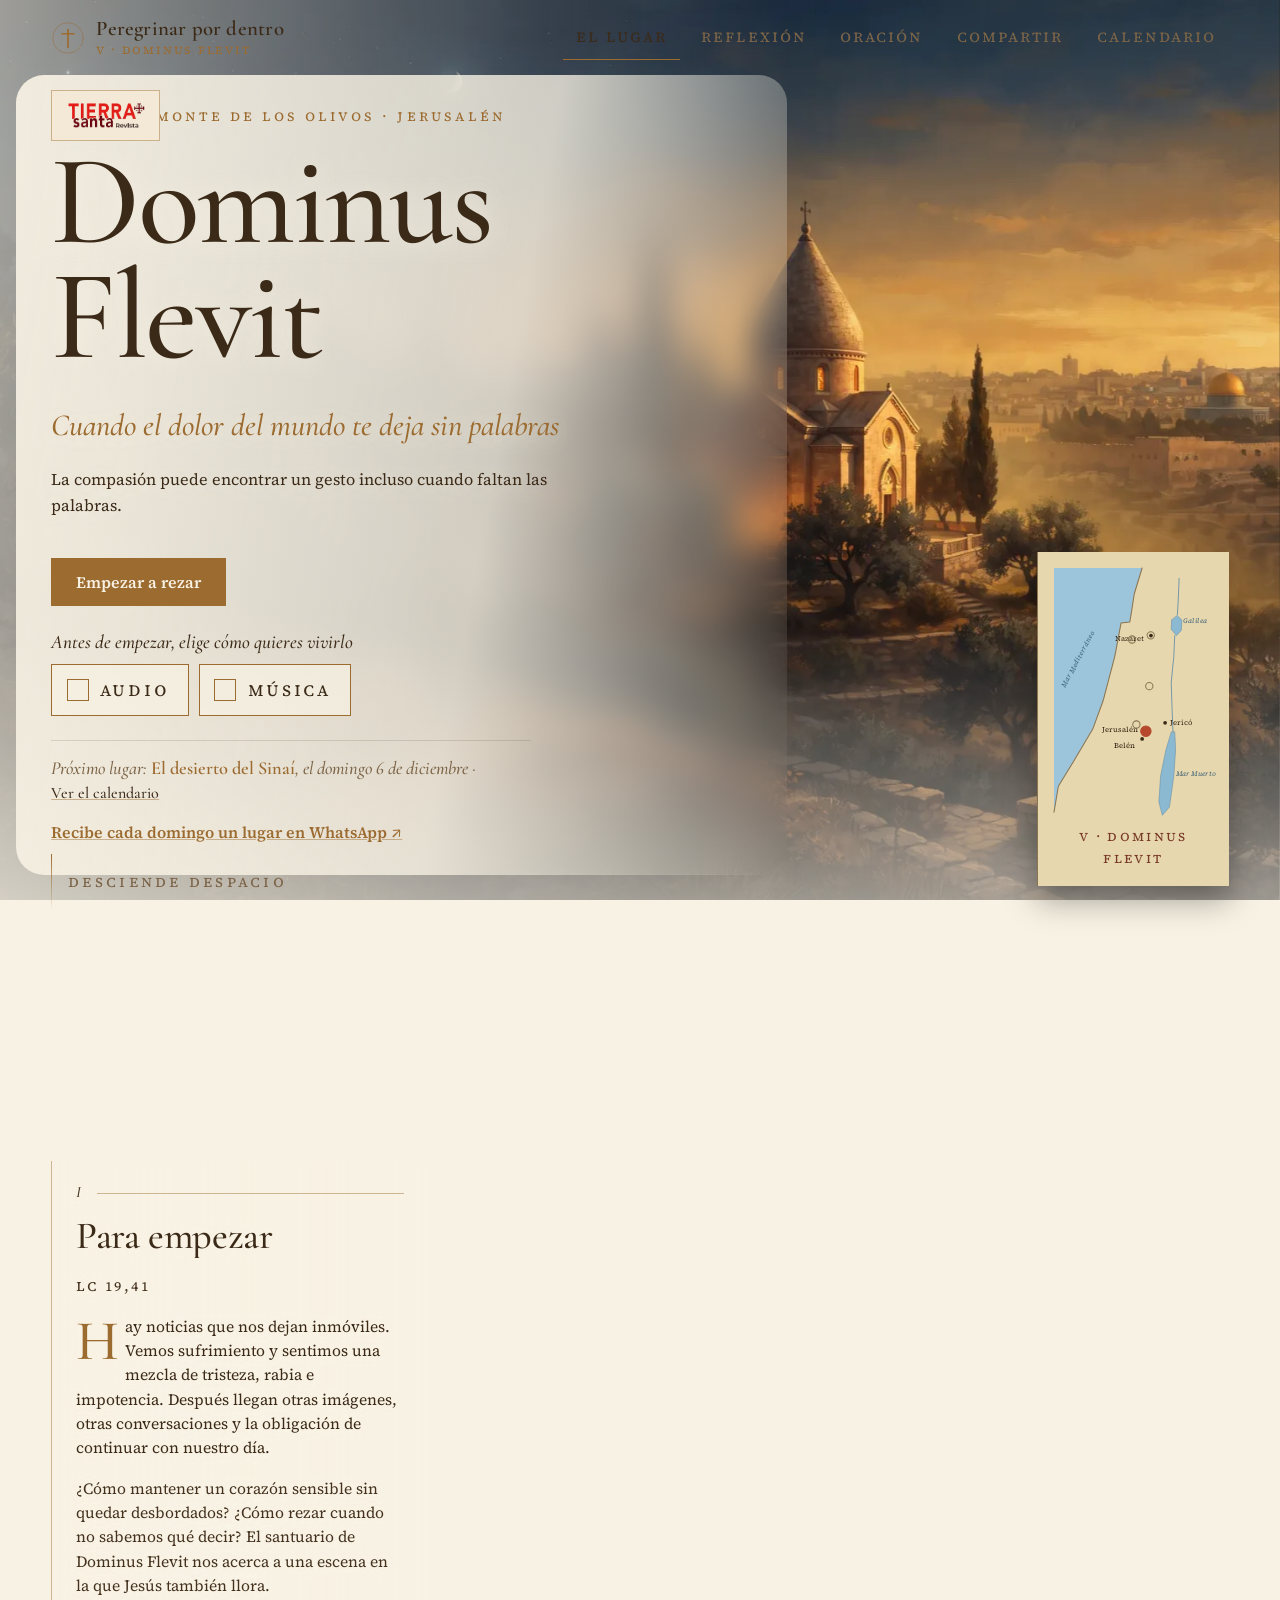
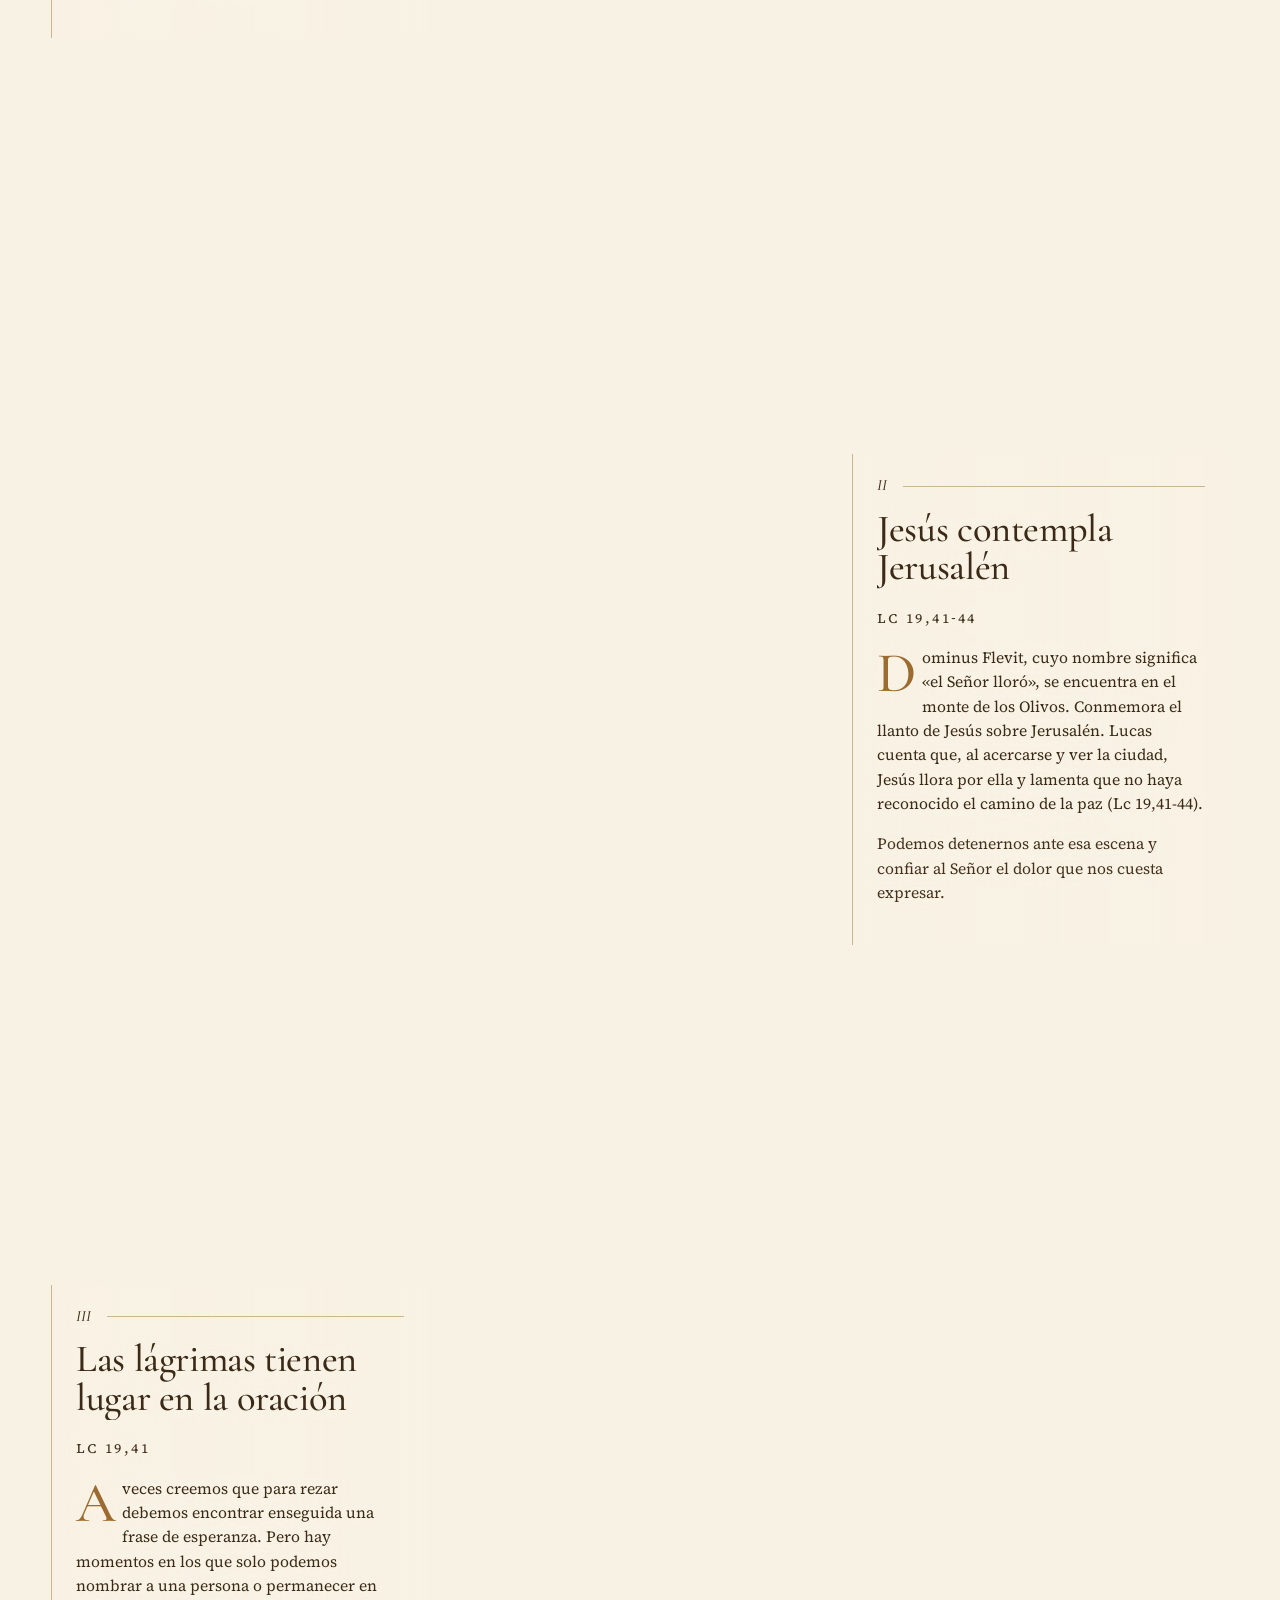
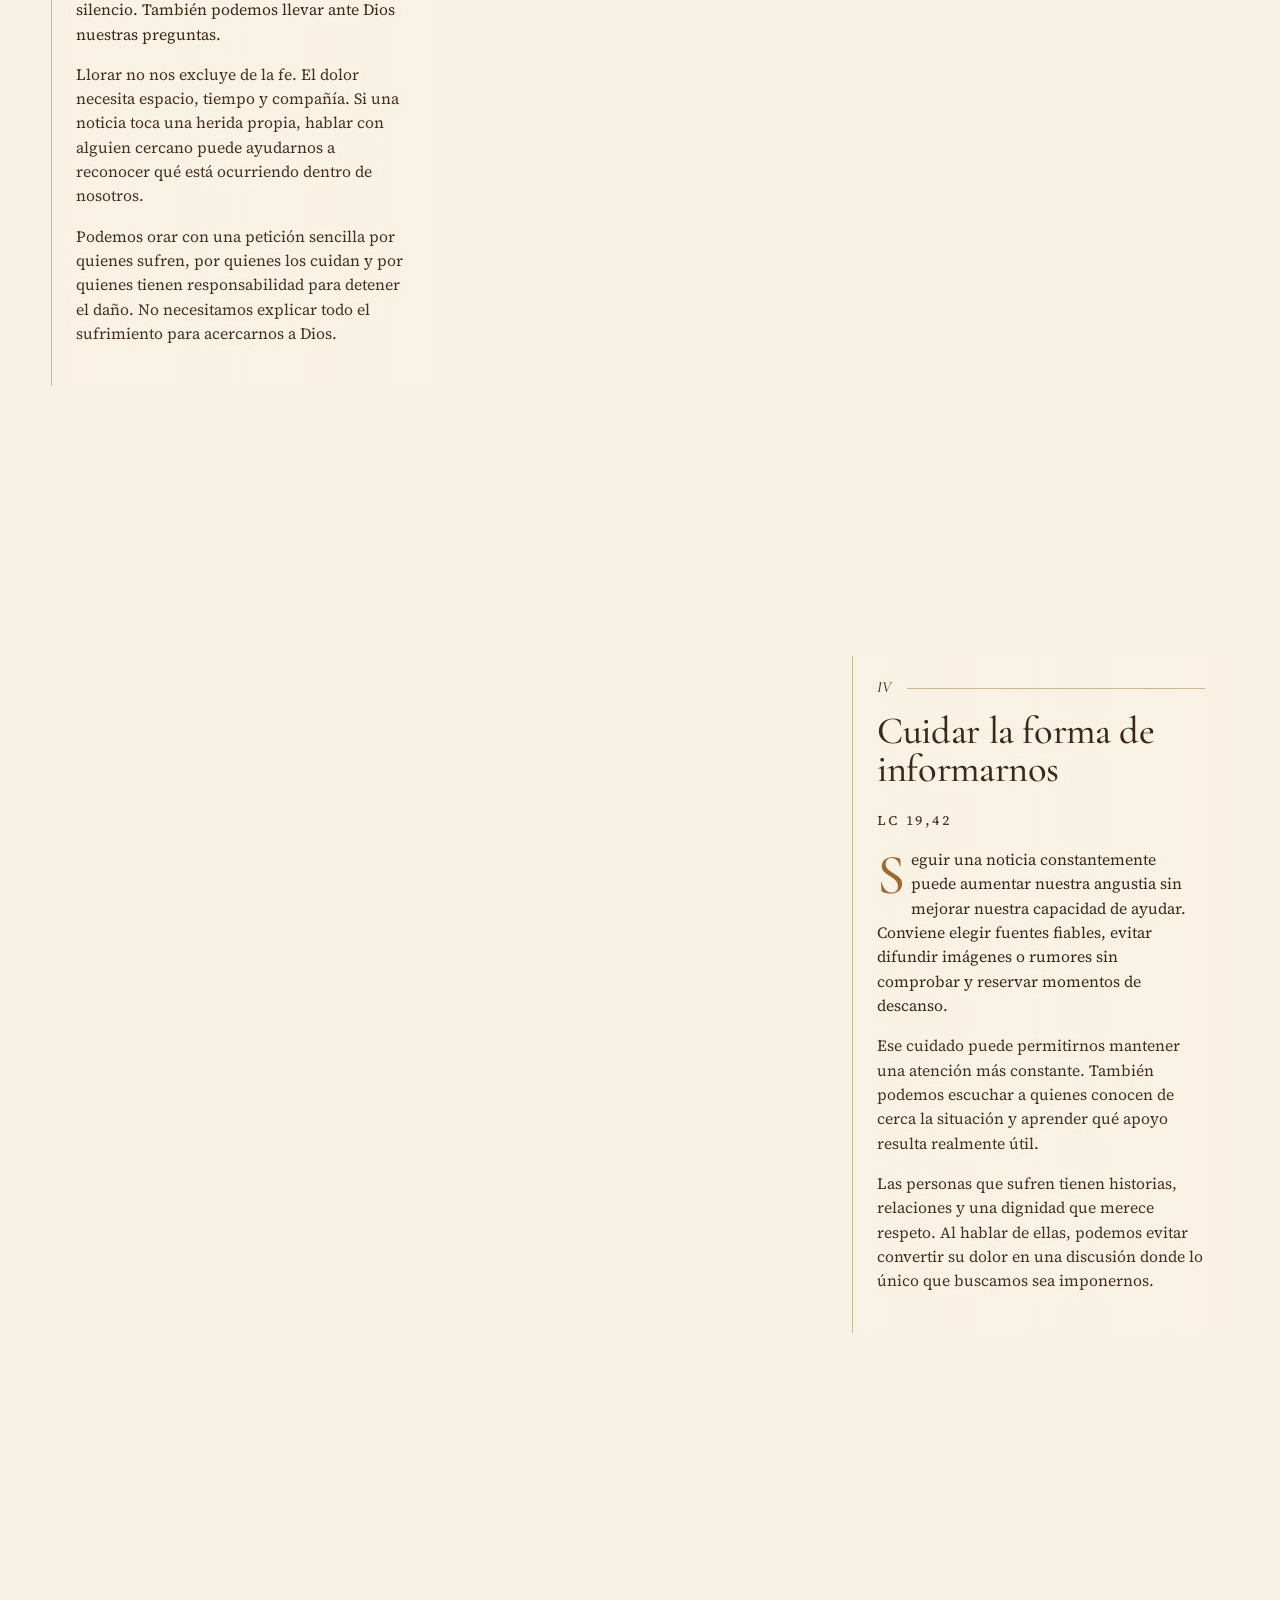
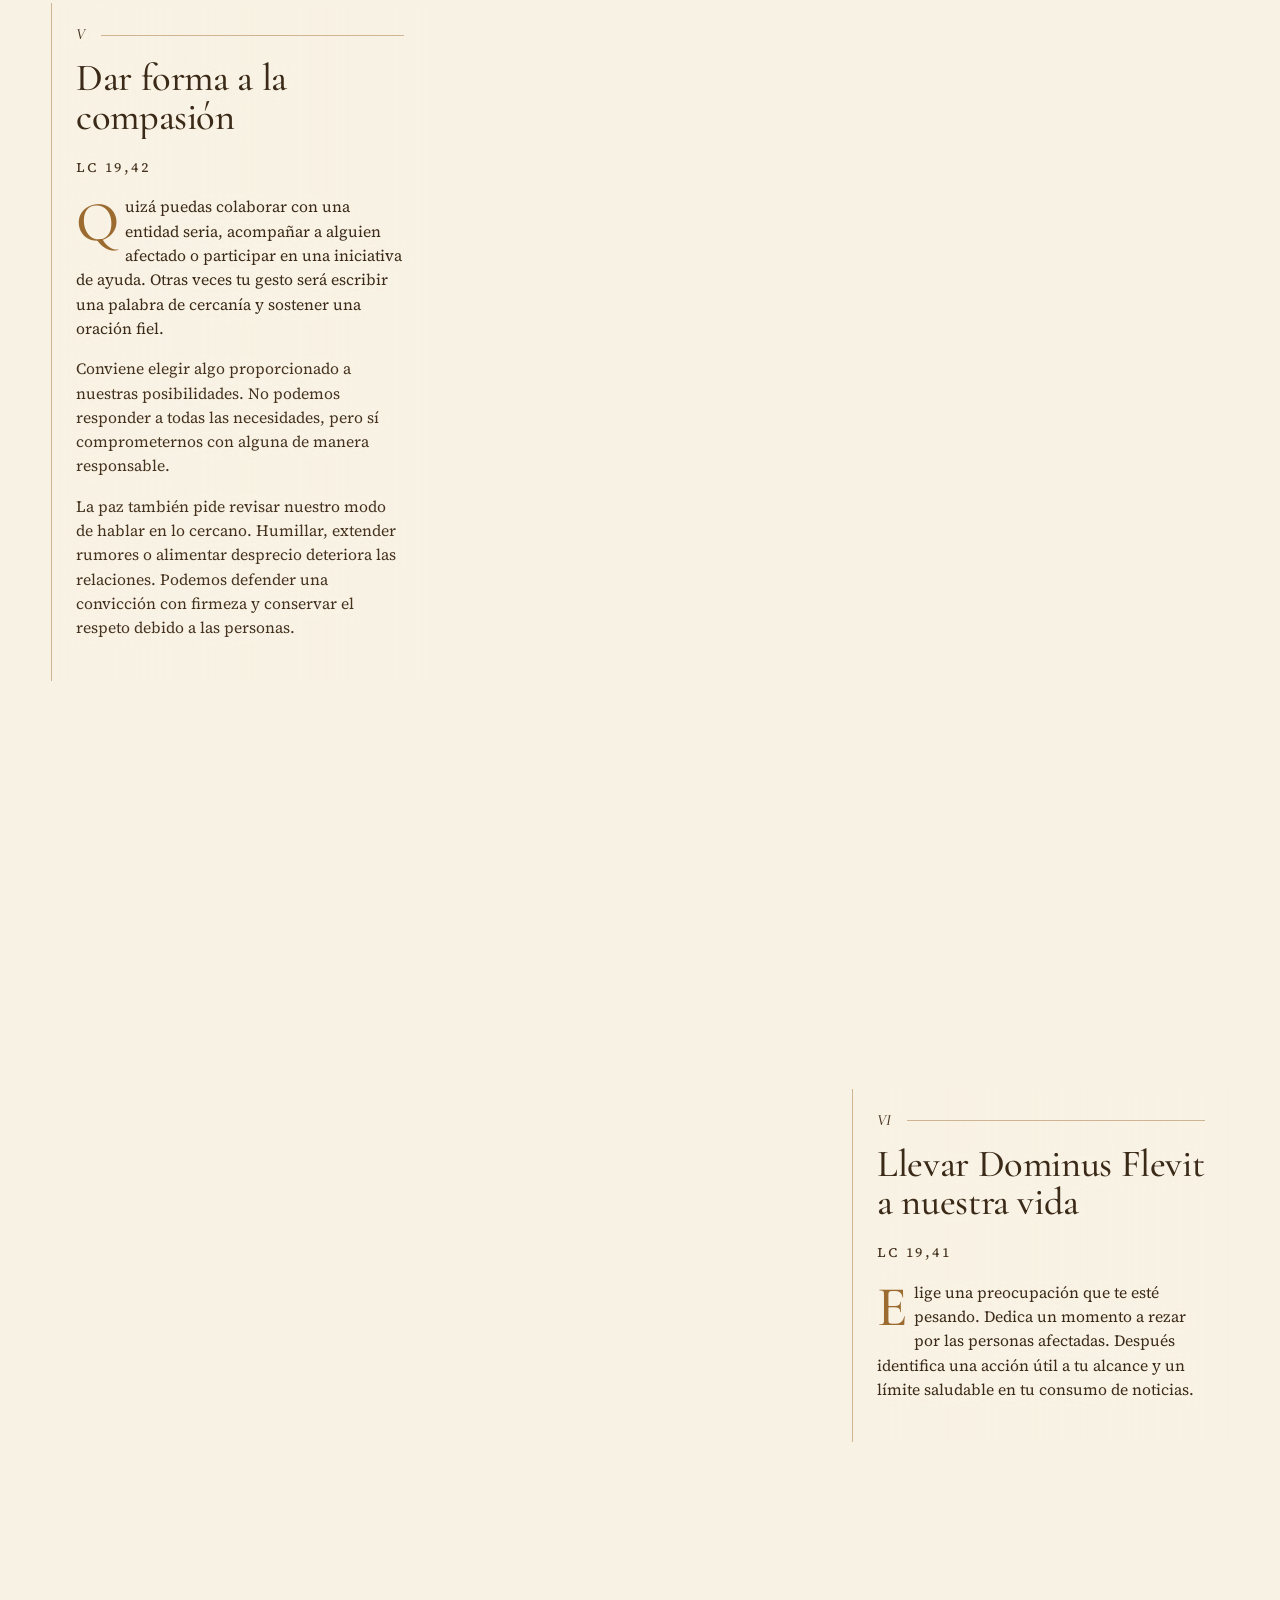
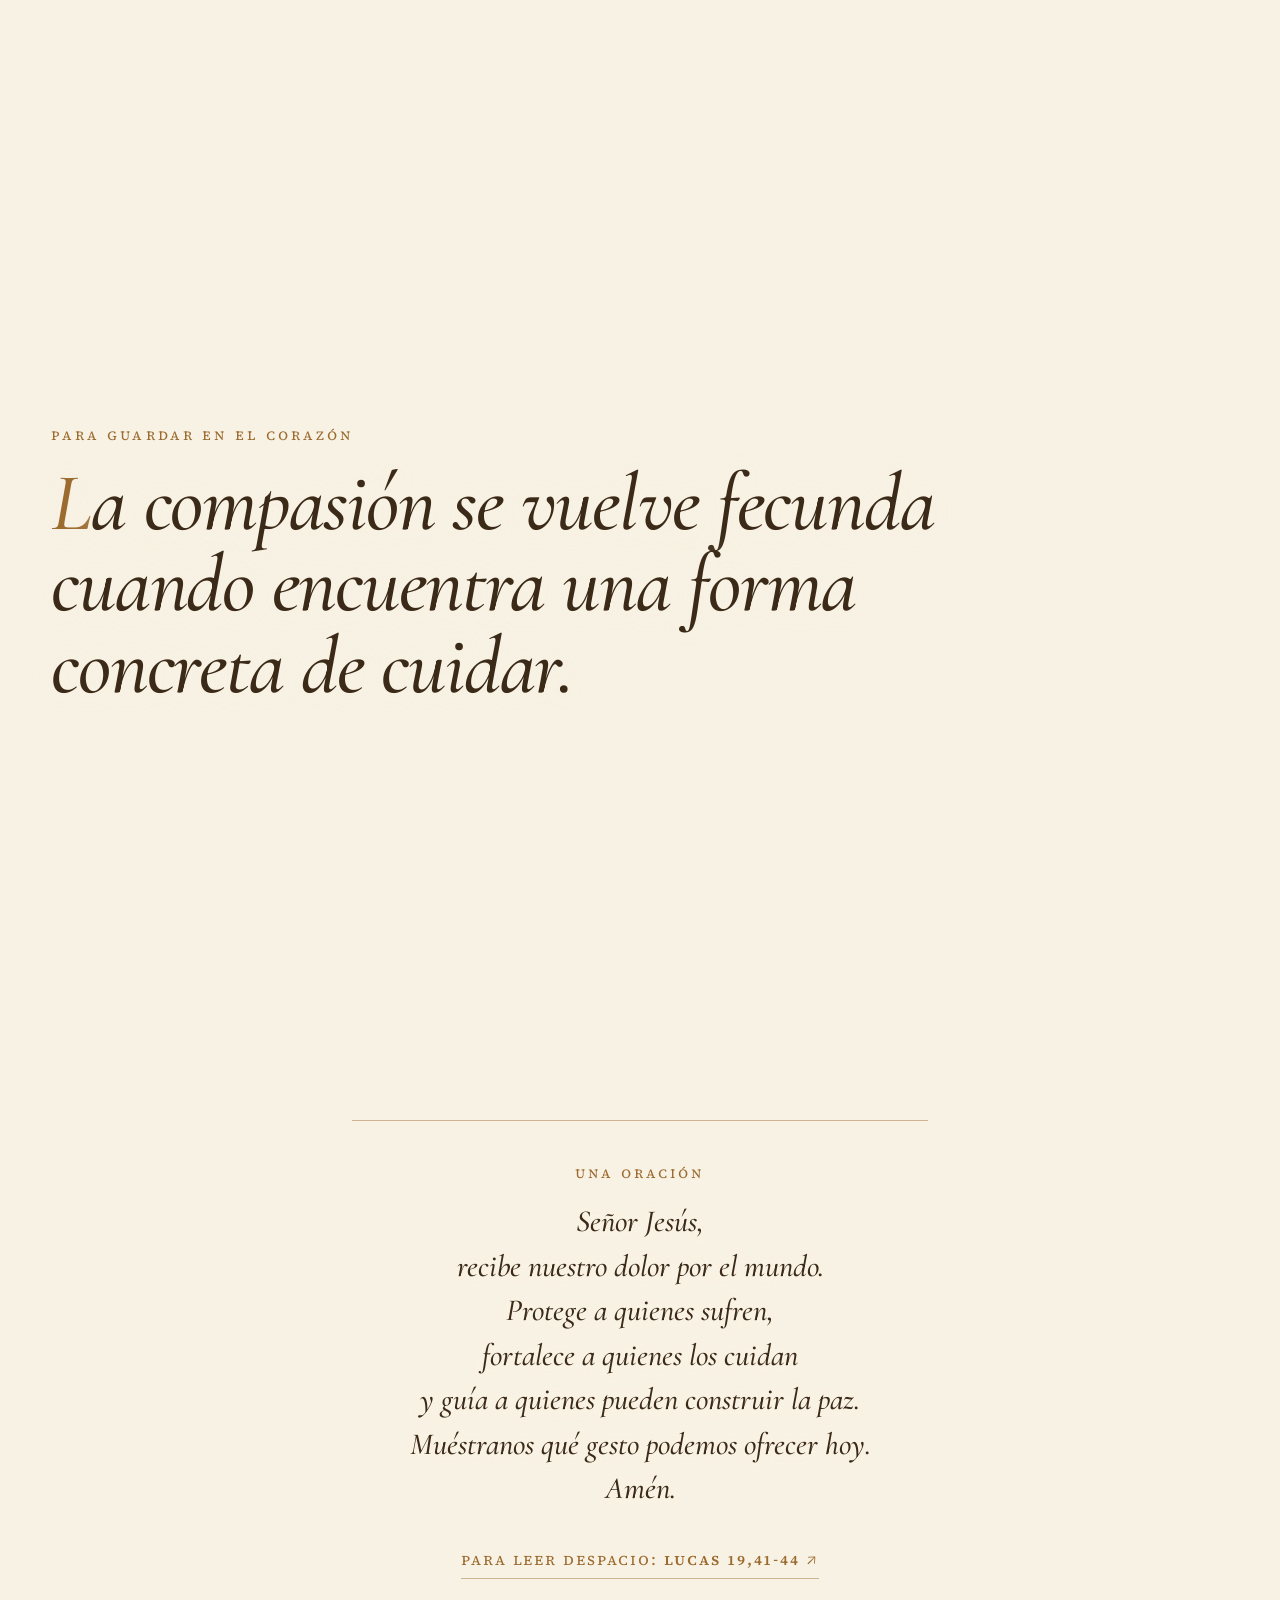
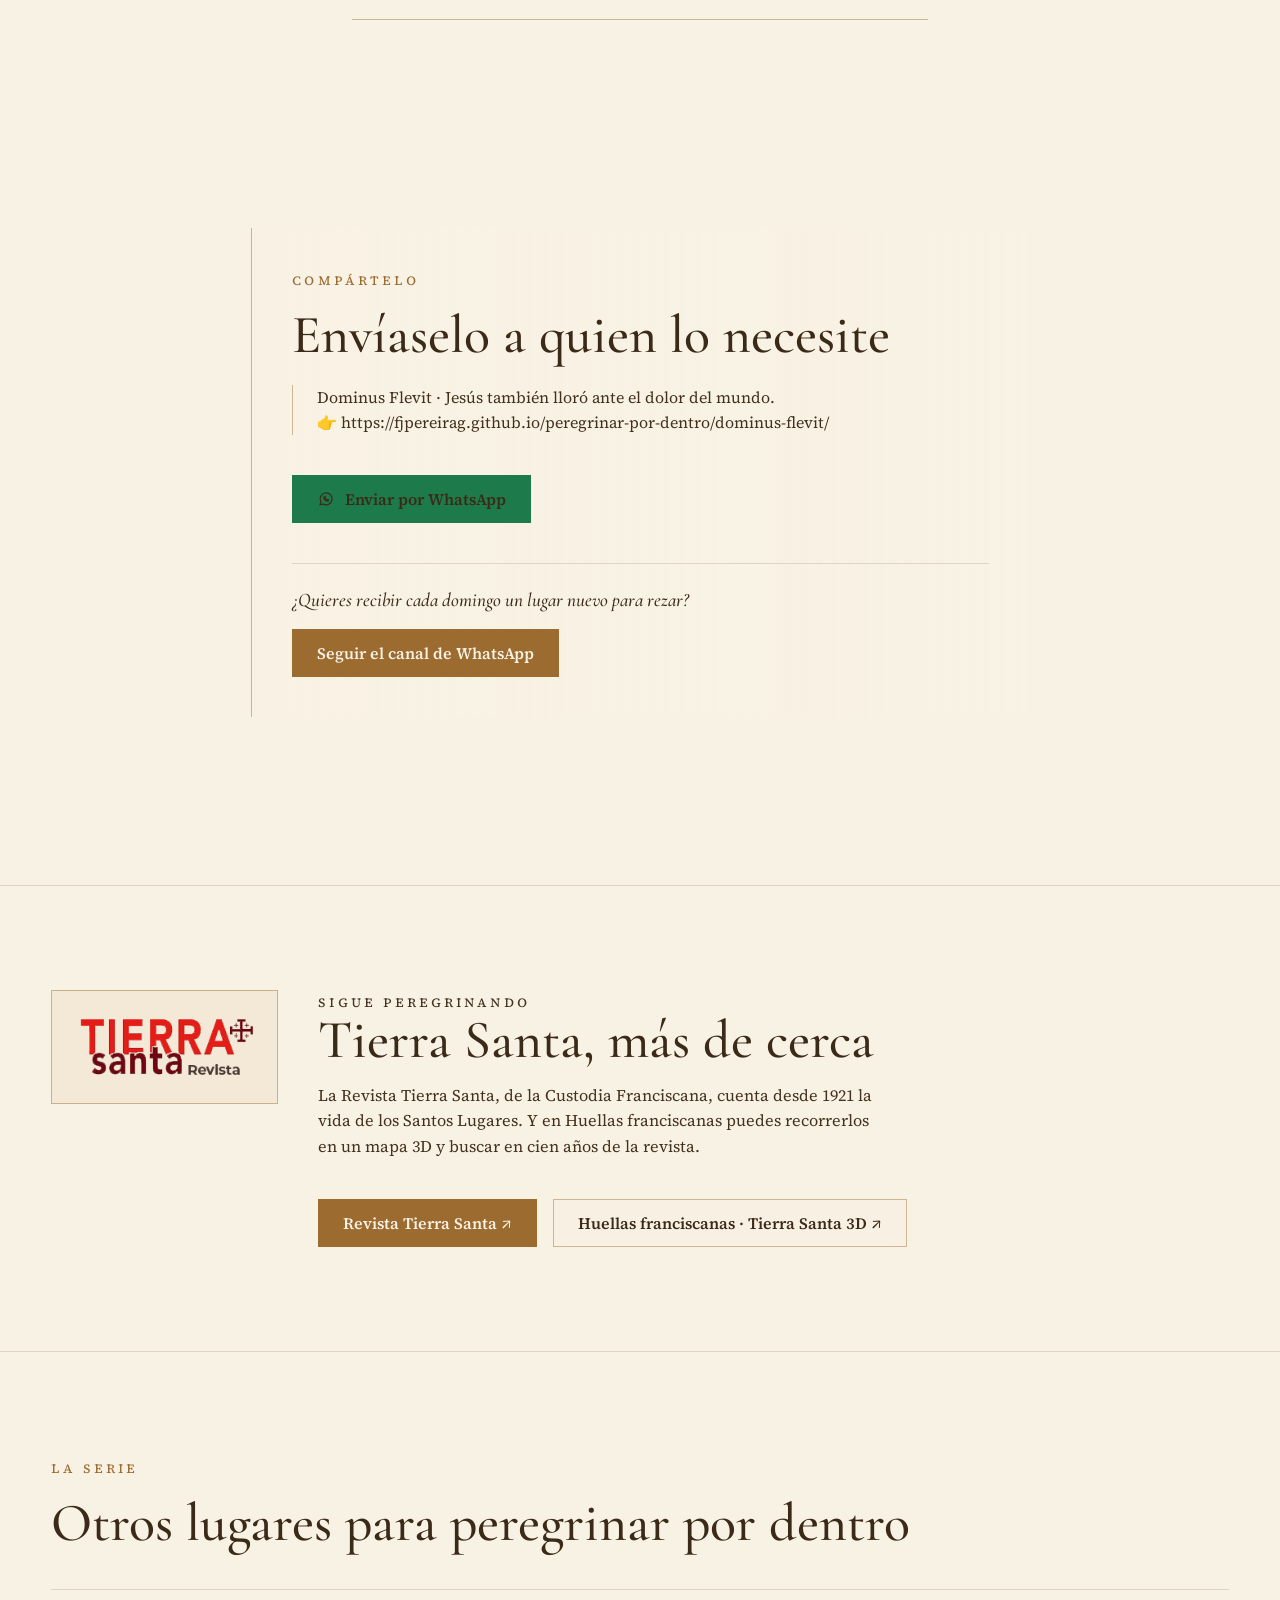
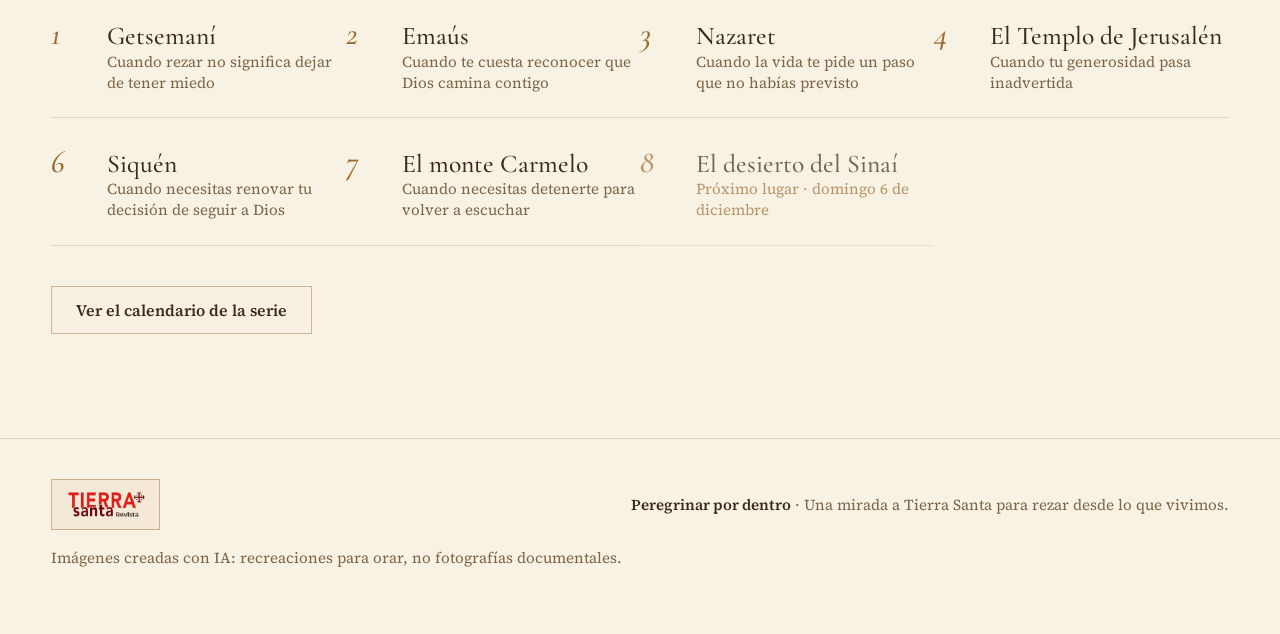
<file: dominus-flevit/index.html>
<!doctype html>
<!-- Página corta para compartir Dominus Flevit: trae la vista previa de WhatsApp y lleva enseguida a la web. -->
<html lang="es">
<head>
<meta charset="utf-8">
<meta name="viewport" content="width=device-width, initial-scale=1">
<title>Dominus Flevit · Peregrinar por dentro</title>
<meta name="description" content="¿Hay noticias que te dejan sin palabras? Una breve reflexión desde el lugar donde Jesús lloró sobre Jerusalén.">
<meta name="theme-color" content="#0B0A08">
<meta property="og:type" content="article">
<meta property="og:locale" content="es_ES">
<meta property="og:site_name" content="Peregrinar por dentro">
<meta property="og:title" content="Dominus Flevit · Cuando el dolor del mundo te deja sin palabras">
<meta property="og:description" content="¿Hay noticias que te dejan sin palabras? Una breve reflexión desde el lugar donde Jesús lloró sobre Jerusalén.">
<meta property="og:url" content="https://fjpereirag.github.io/peregrinar-por-dentro/dominus-flevit/">
<meta property="og:image" content="https://fjpereirag.github.io/peregrinar-por-dentro/og-dominus-flevit.jpg">
<meta property="og:image:width" content="1200">
<meta property="og:image:height" content="630">
<meta name="twitter:card" content="summary_large_image">
<link rel="canonical" href="https://fjpereirag.github.io/peregrinar-por-dentro/?l=dominus-flevit">
<link rel="icon" href="../favicon.svg" type="image/svg+xml">
<meta http-equiv="refresh" content="0; url=../?l=dominus-flevit">
<script>location.replace('../?l=dominus-flevit' + location.hash);</script>
<style>body{margin:0;min-height:100vh;display:grid;place-items:center;background:#0B0A08;color:#F2EBDD;font:1.1rem Georgia,serif}a{color:#C9A35B}</style>
</head>
<body><p>Abriendo <a href="../?l=dominus-flevit">Dominus Flevit</a>…</p></body>
</html>
</file>
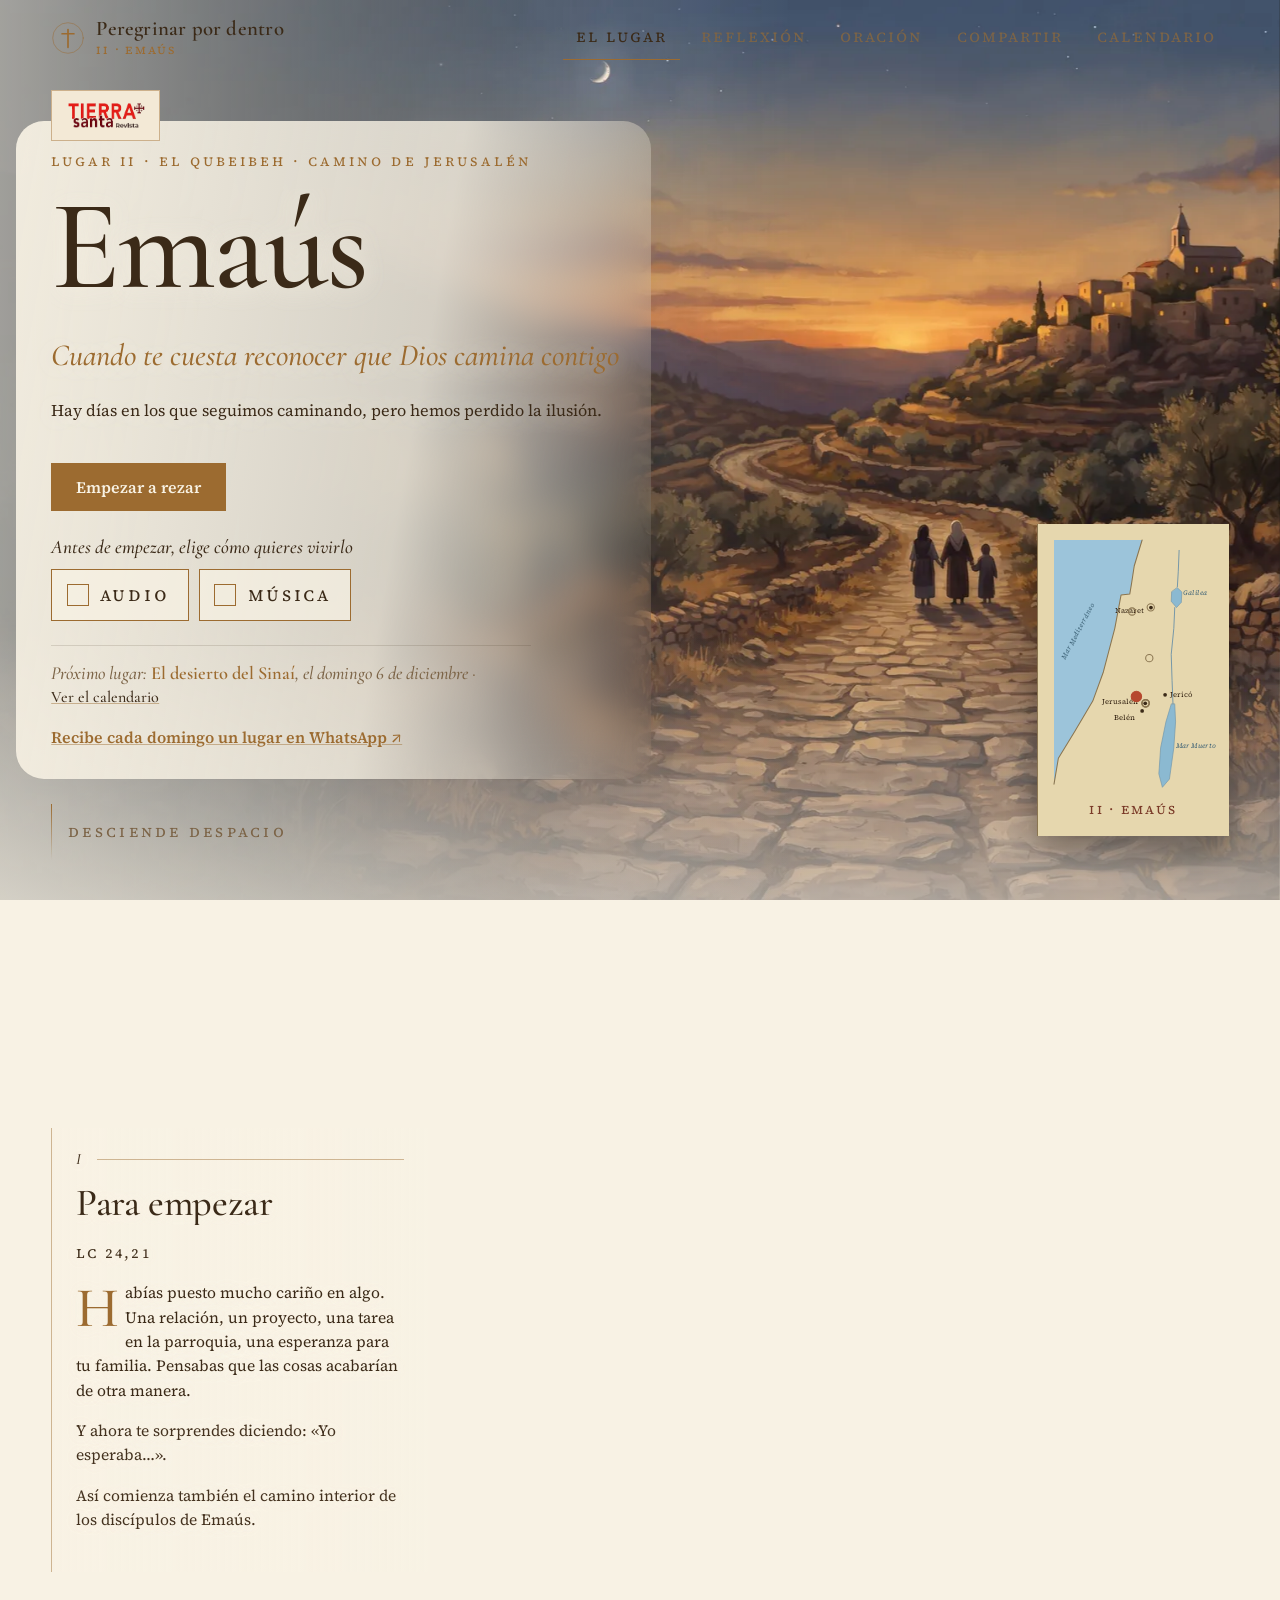
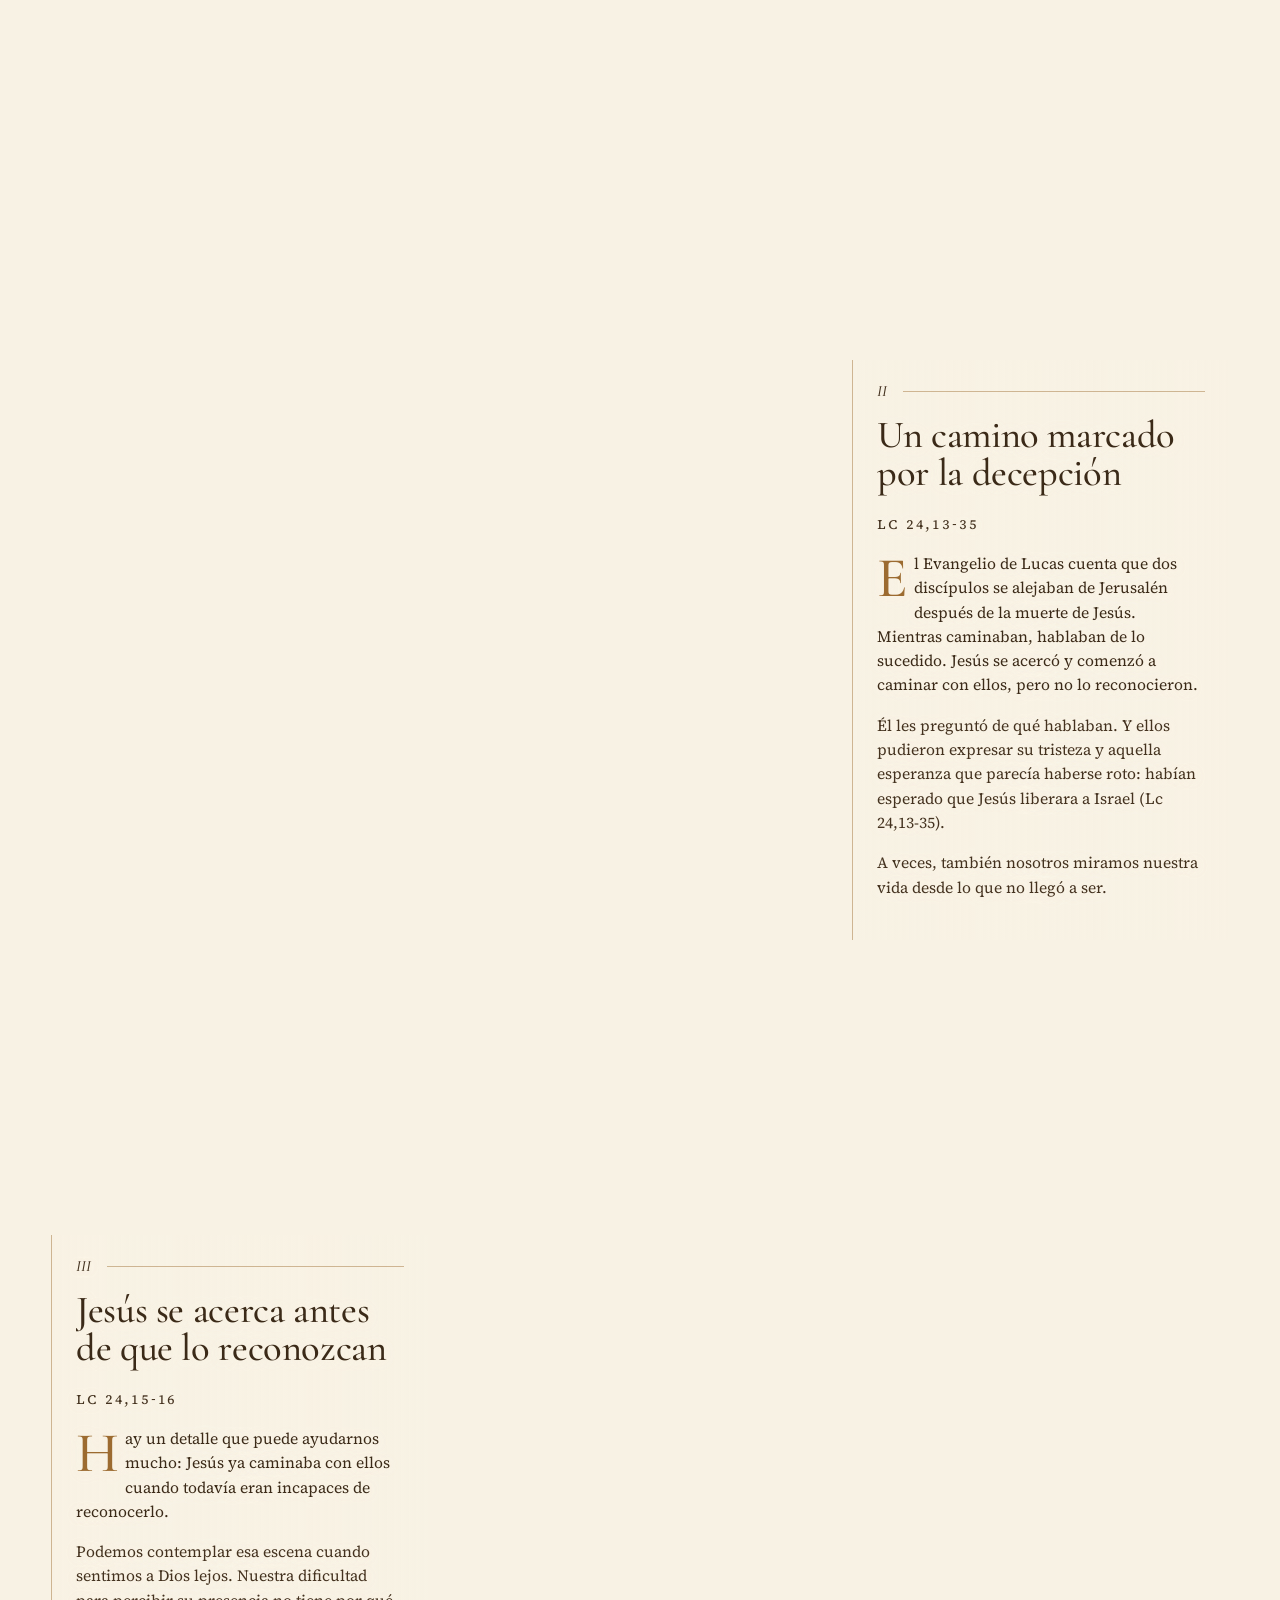
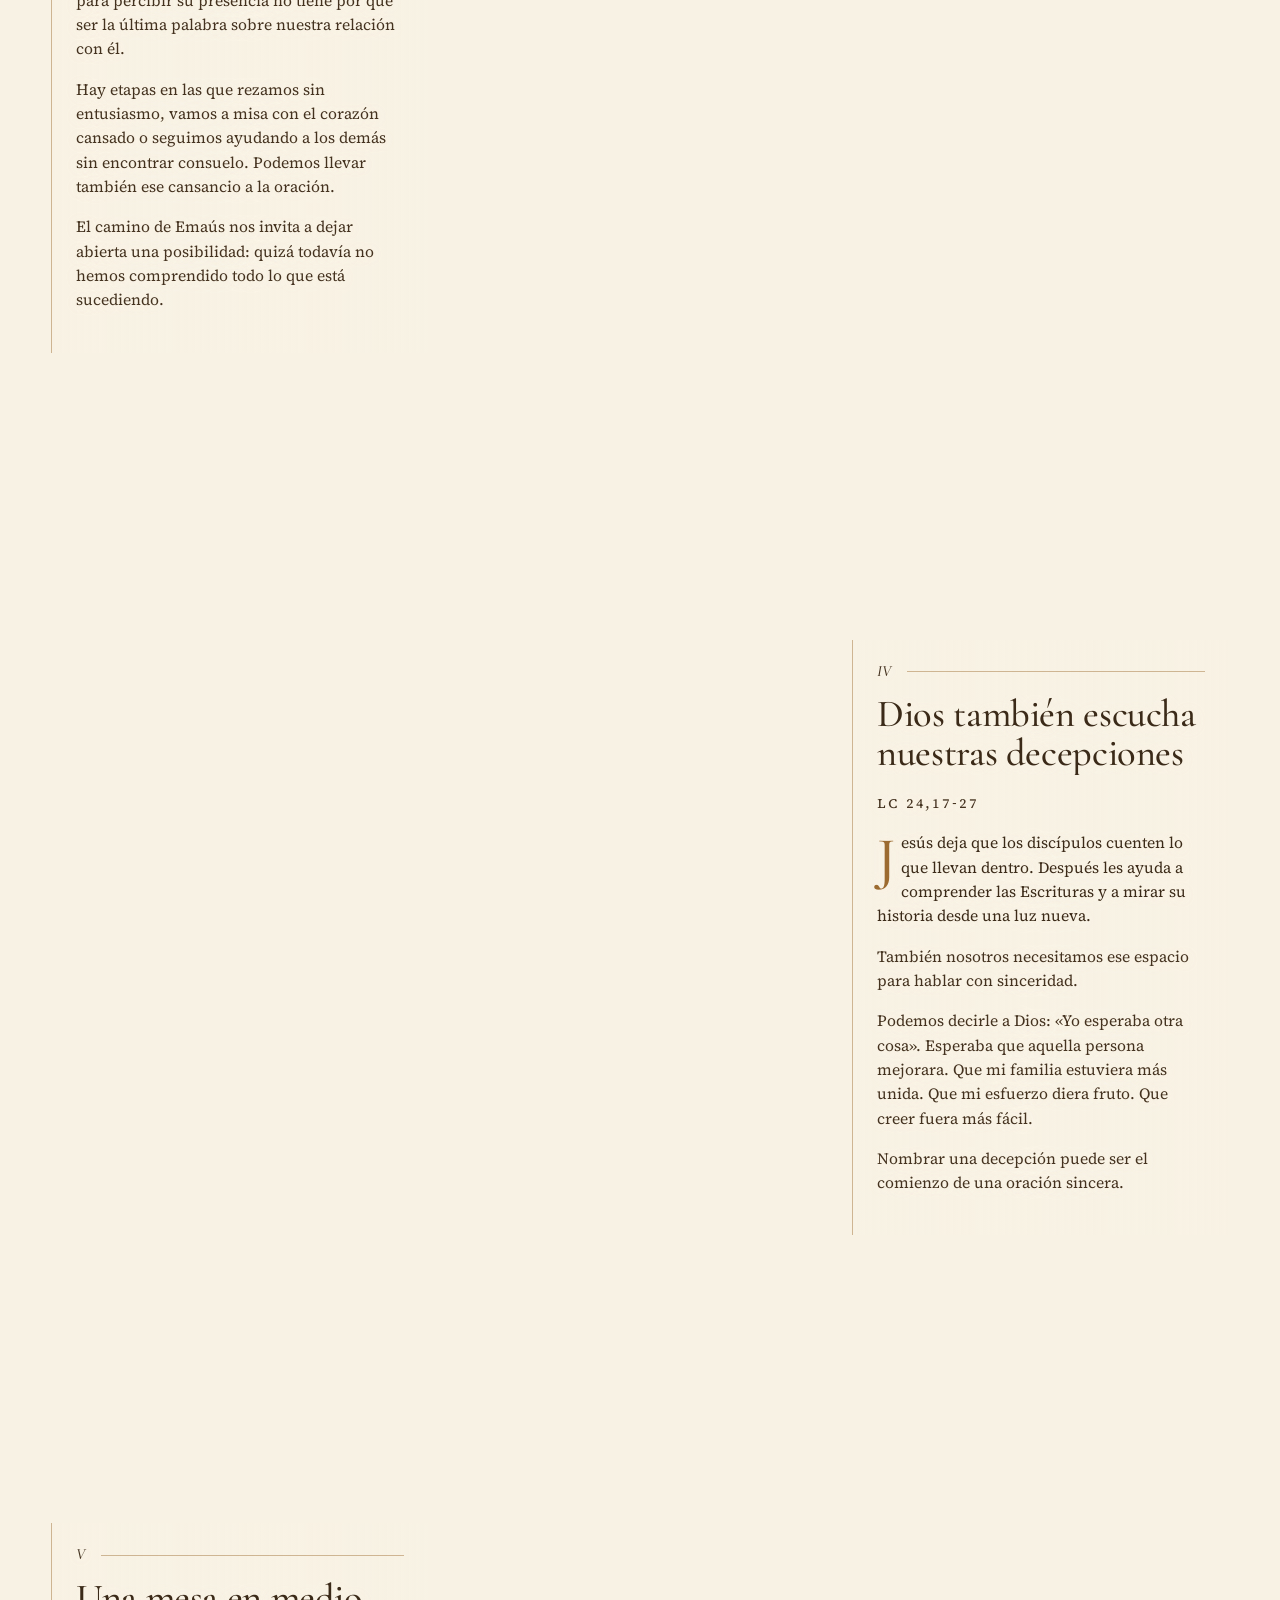
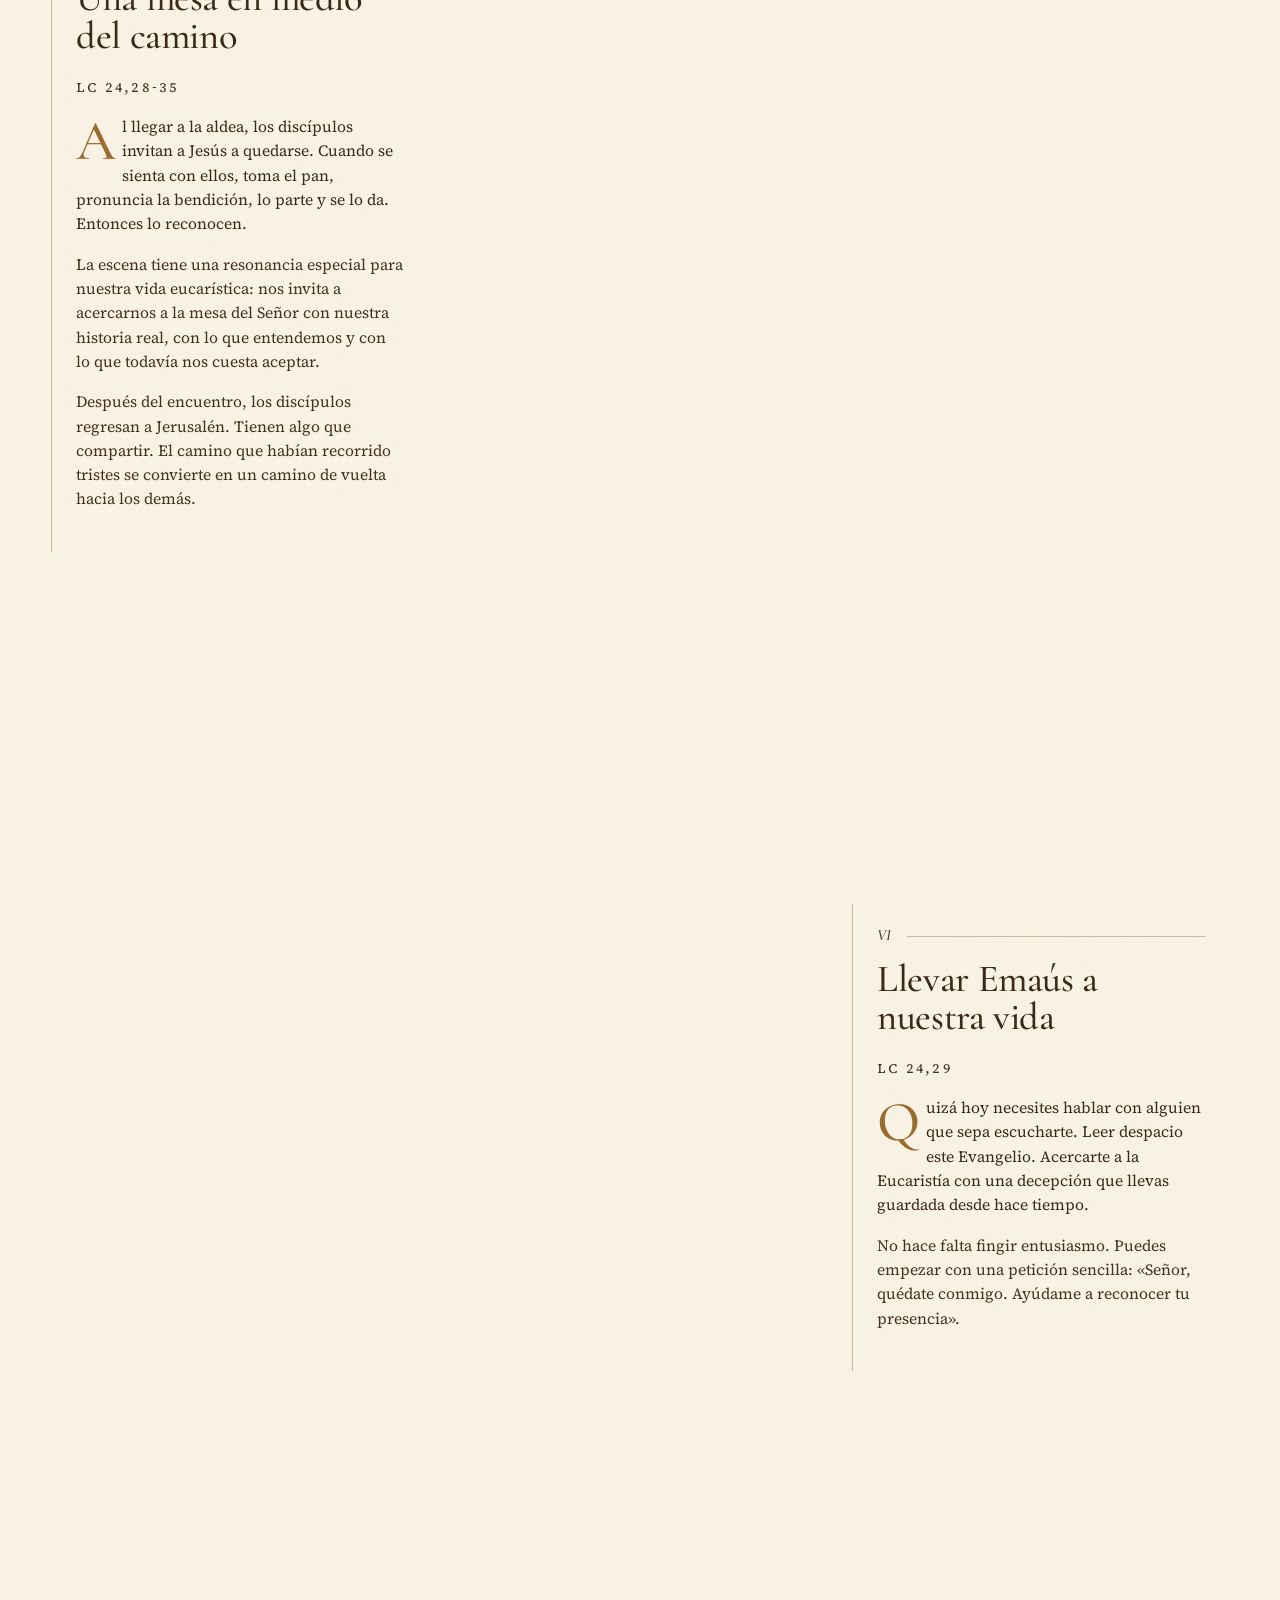
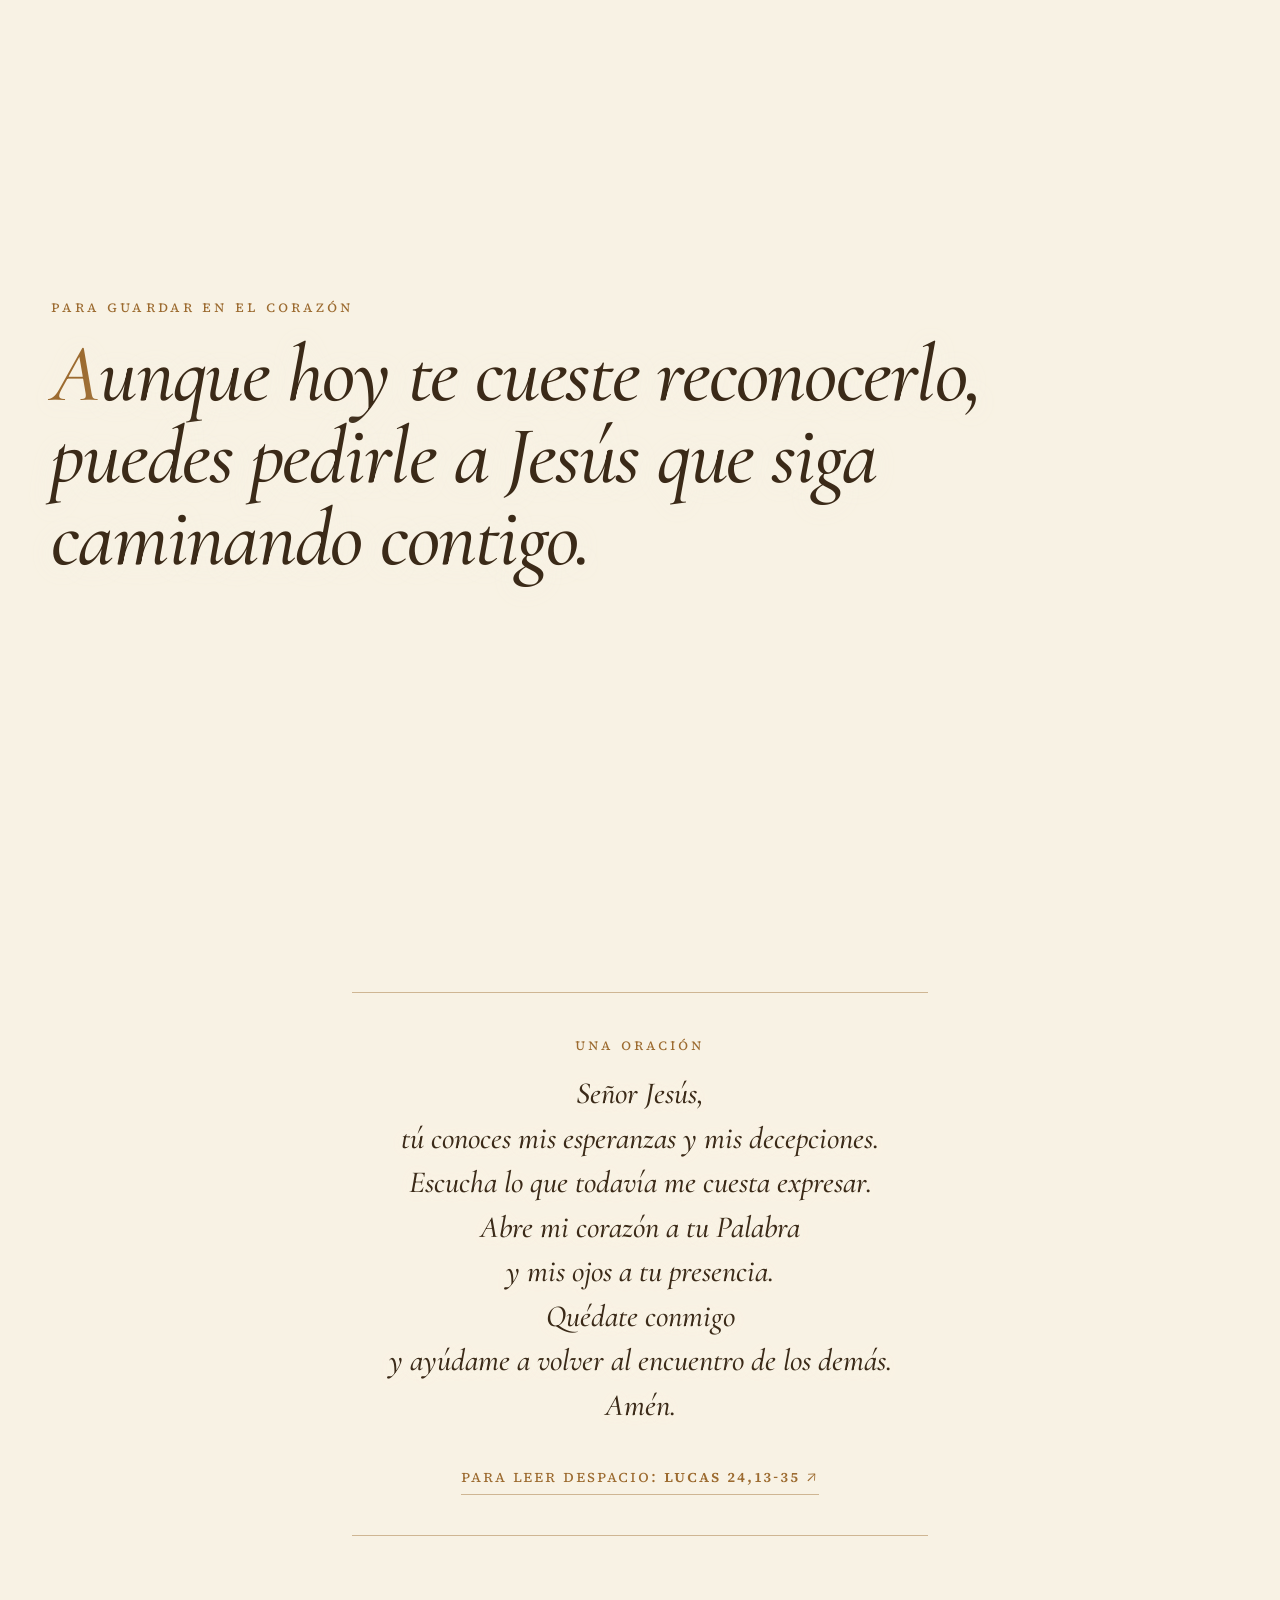
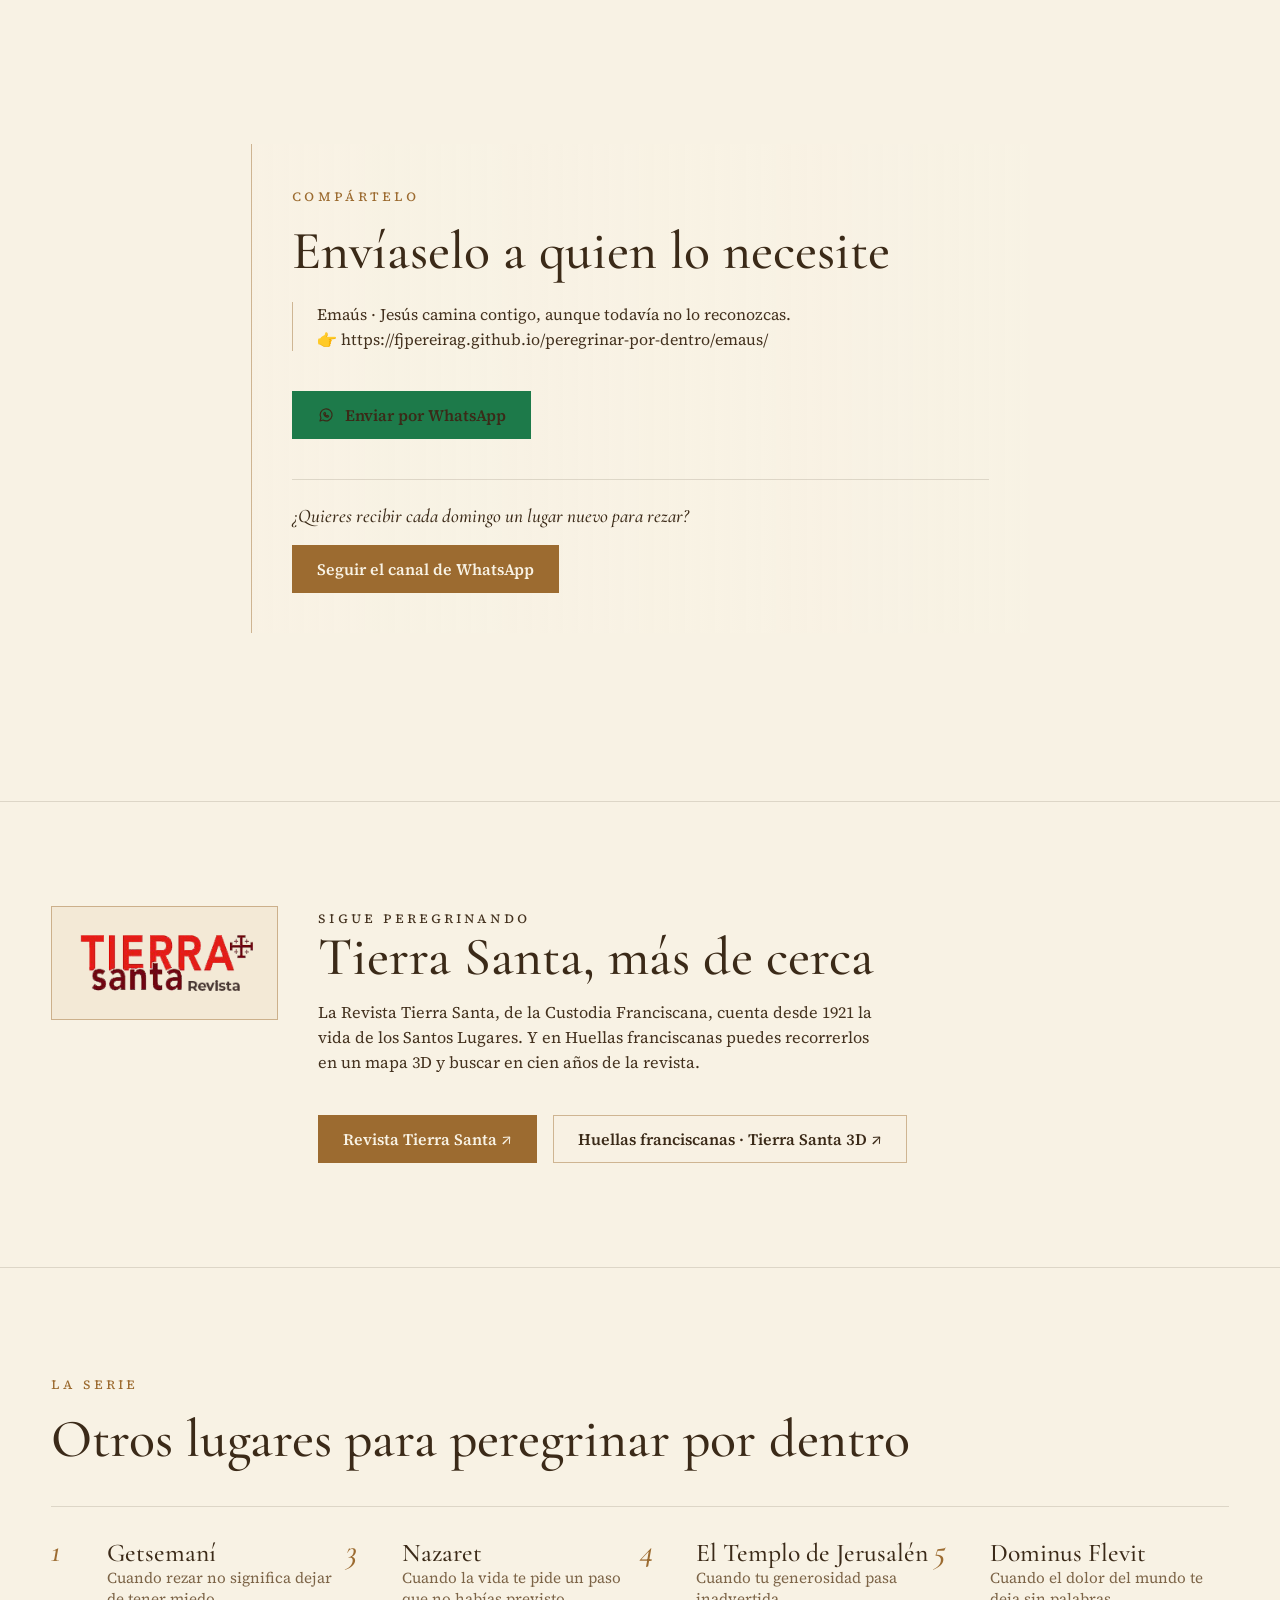
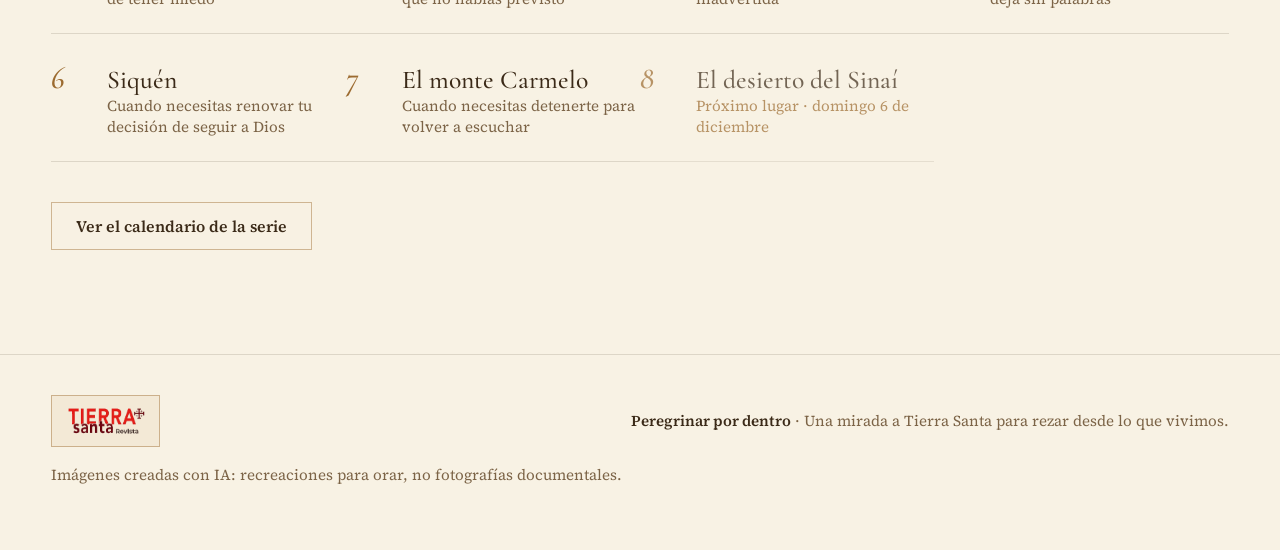
<file: emaus/index.html>
<!doctype html>
<!-- Página corta para compartir Emaús: trae la vista previa de WhatsApp y lleva enseguida a la web. -->
<html lang="es">
<head>
<meta charset="utf-8">
<meta name="viewport" content="width=device-width, initial-scale=1">
<title>Emaús · Peregrinar por dentro</title>
<meta name="description" content="«Yo esperaba que las cosas fueran de otra manera…». Una breve reflexión desde el camino de Emaús.">
<meta name="theme-color" content="#0B0A08">
<meta property="og:type" content="article">
<meta property="og:locale" content="es_ES">
<meta property="og:site_name" content="Peregrinar por dentro">
<meta property="og:title" content="Emaús · Cuando te cuesta reconocer que Dios camina contigo">
<meta property="og:description" content="«Yo esperaba que las cosas fueran de otra manera…». Una breve reflexión desde el camino de Emaús.">
<meta property="og:url" content="https://fjpereirag.github.io/peregrinar-por-dentro/emaus/">
<meta property="og:image" content="https://fjpereirag.github.io/peregrinar-por-dentro/og-emaus.jpg">
<meta property="og:image:width" content="1200">
<meta property="og:image:height" content="630">
<meta name="twitter:card" content="summary_large_image">
<link rel="canonical" href="https://fjpereirag.github.io/peregrinar-por-dentro/?l=emaus">
<link rel="icon" href="../favicon.svg" type="image/svg+xml">
<meta http-equiv="refresh" content="0; url=../?l=emaus">
<script>location.replace('../?l=emaus' + location.hash);</script>
<style>body{margin:0;min-height:100vh;display:grid;place-items:center;background:#0B0A08;color:#F2EBDD;font:1.1rem Georgia,serif}a{color:#C9A35B}</style>
</head>
<body><p>Abriendo <a href="../?l=emaus">Emaús</a>…</p></body>
</html>
</file>
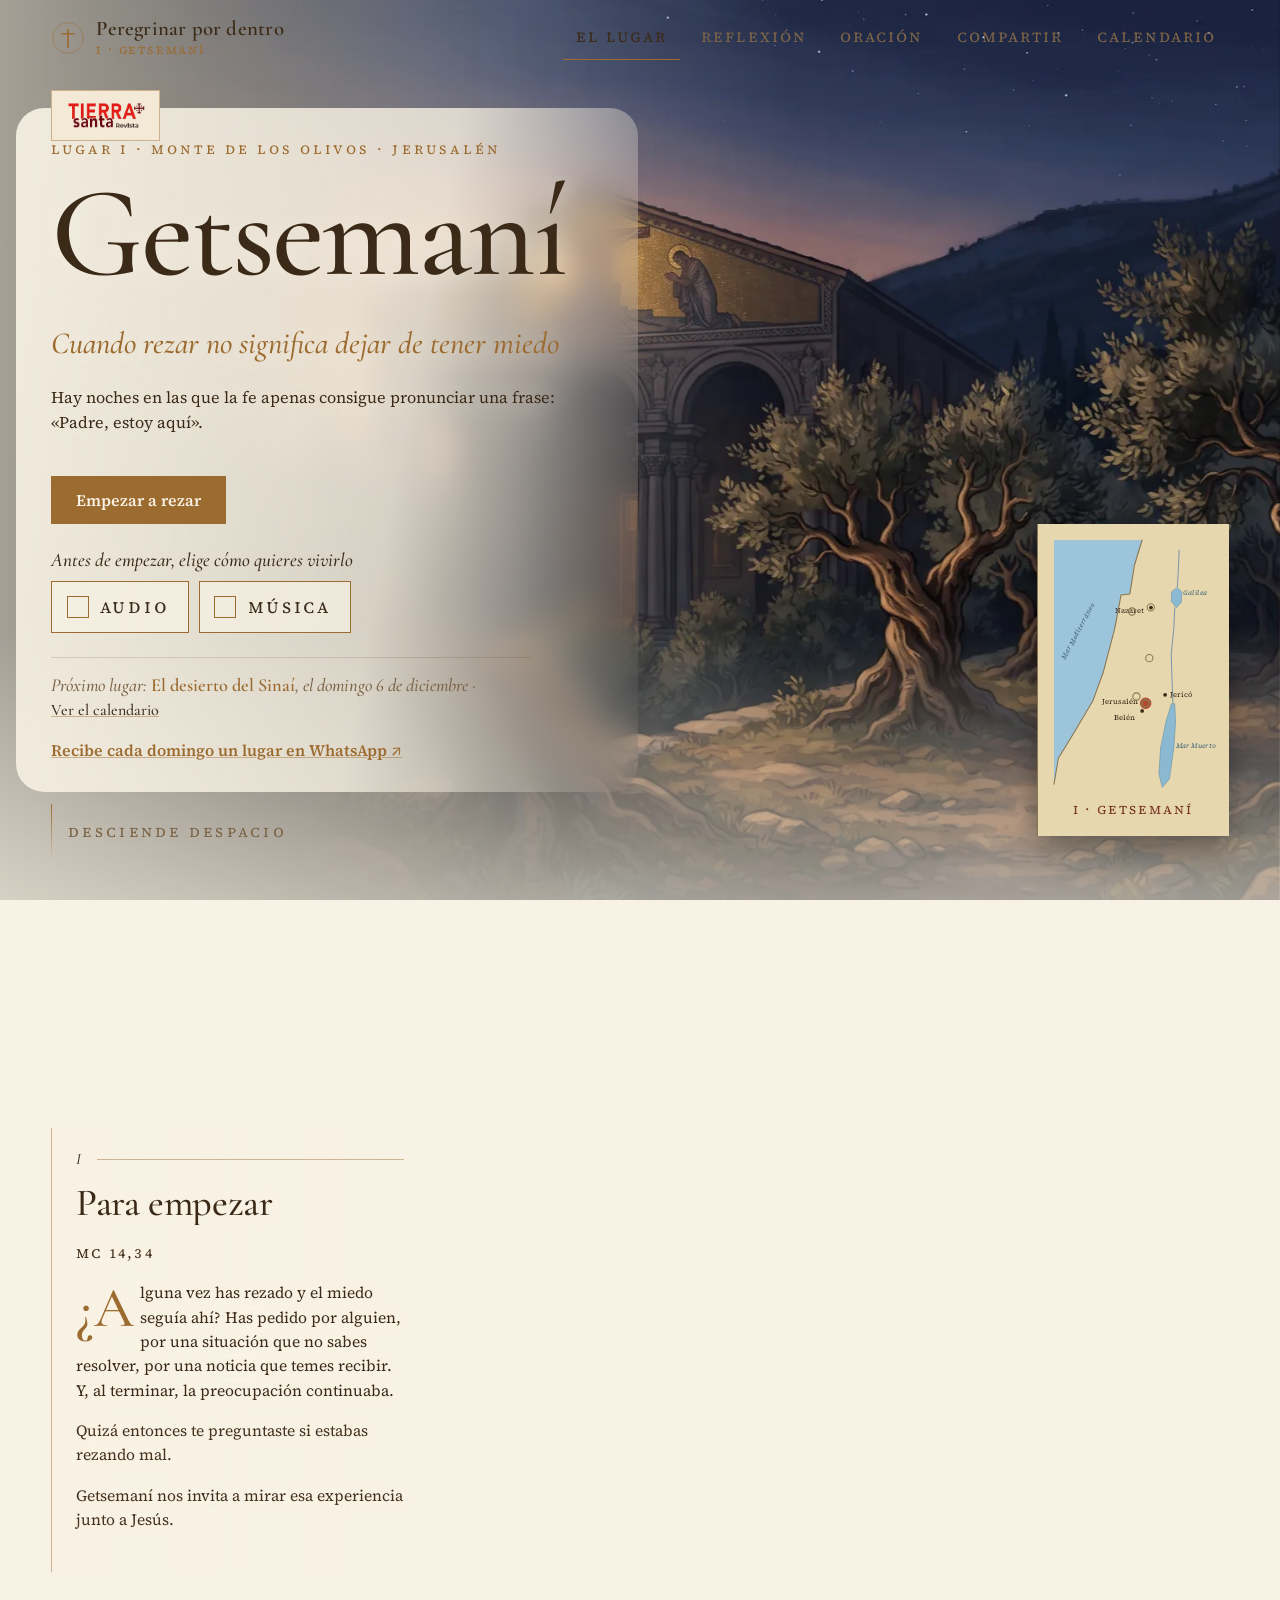
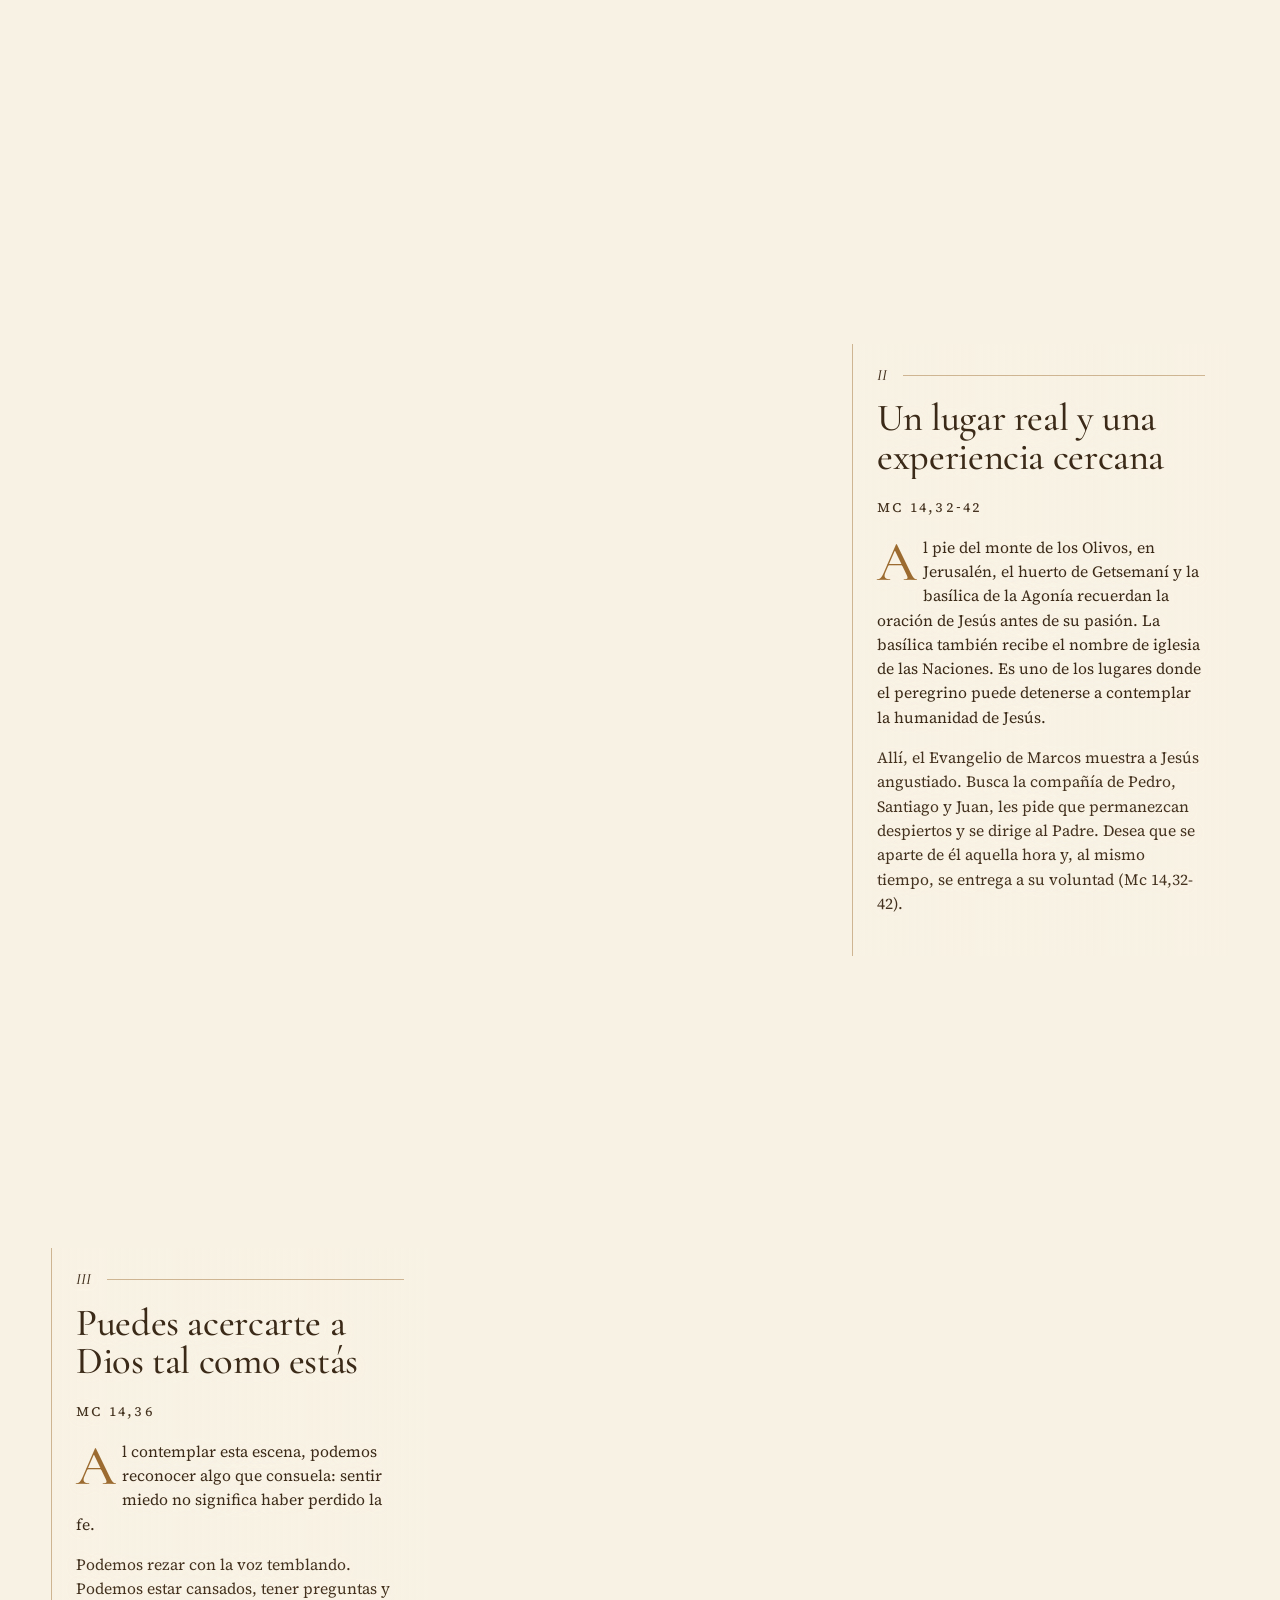
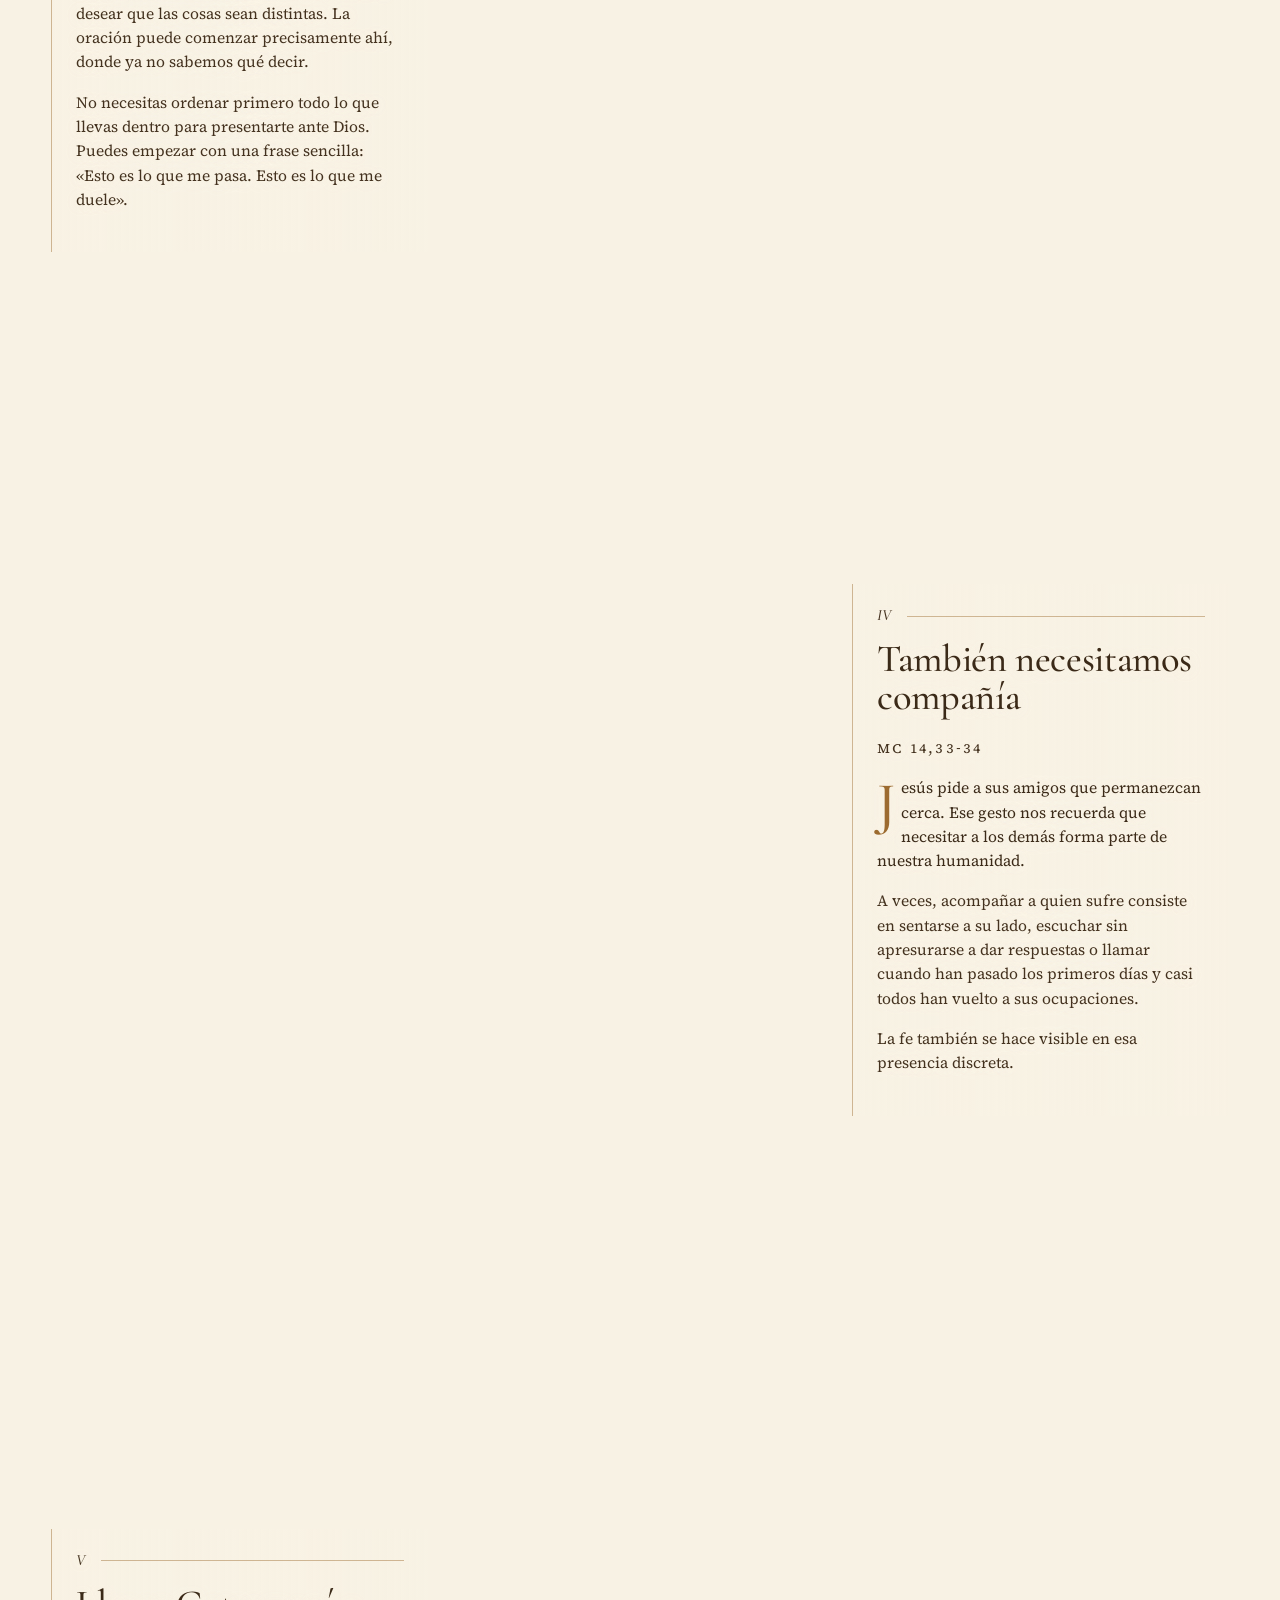
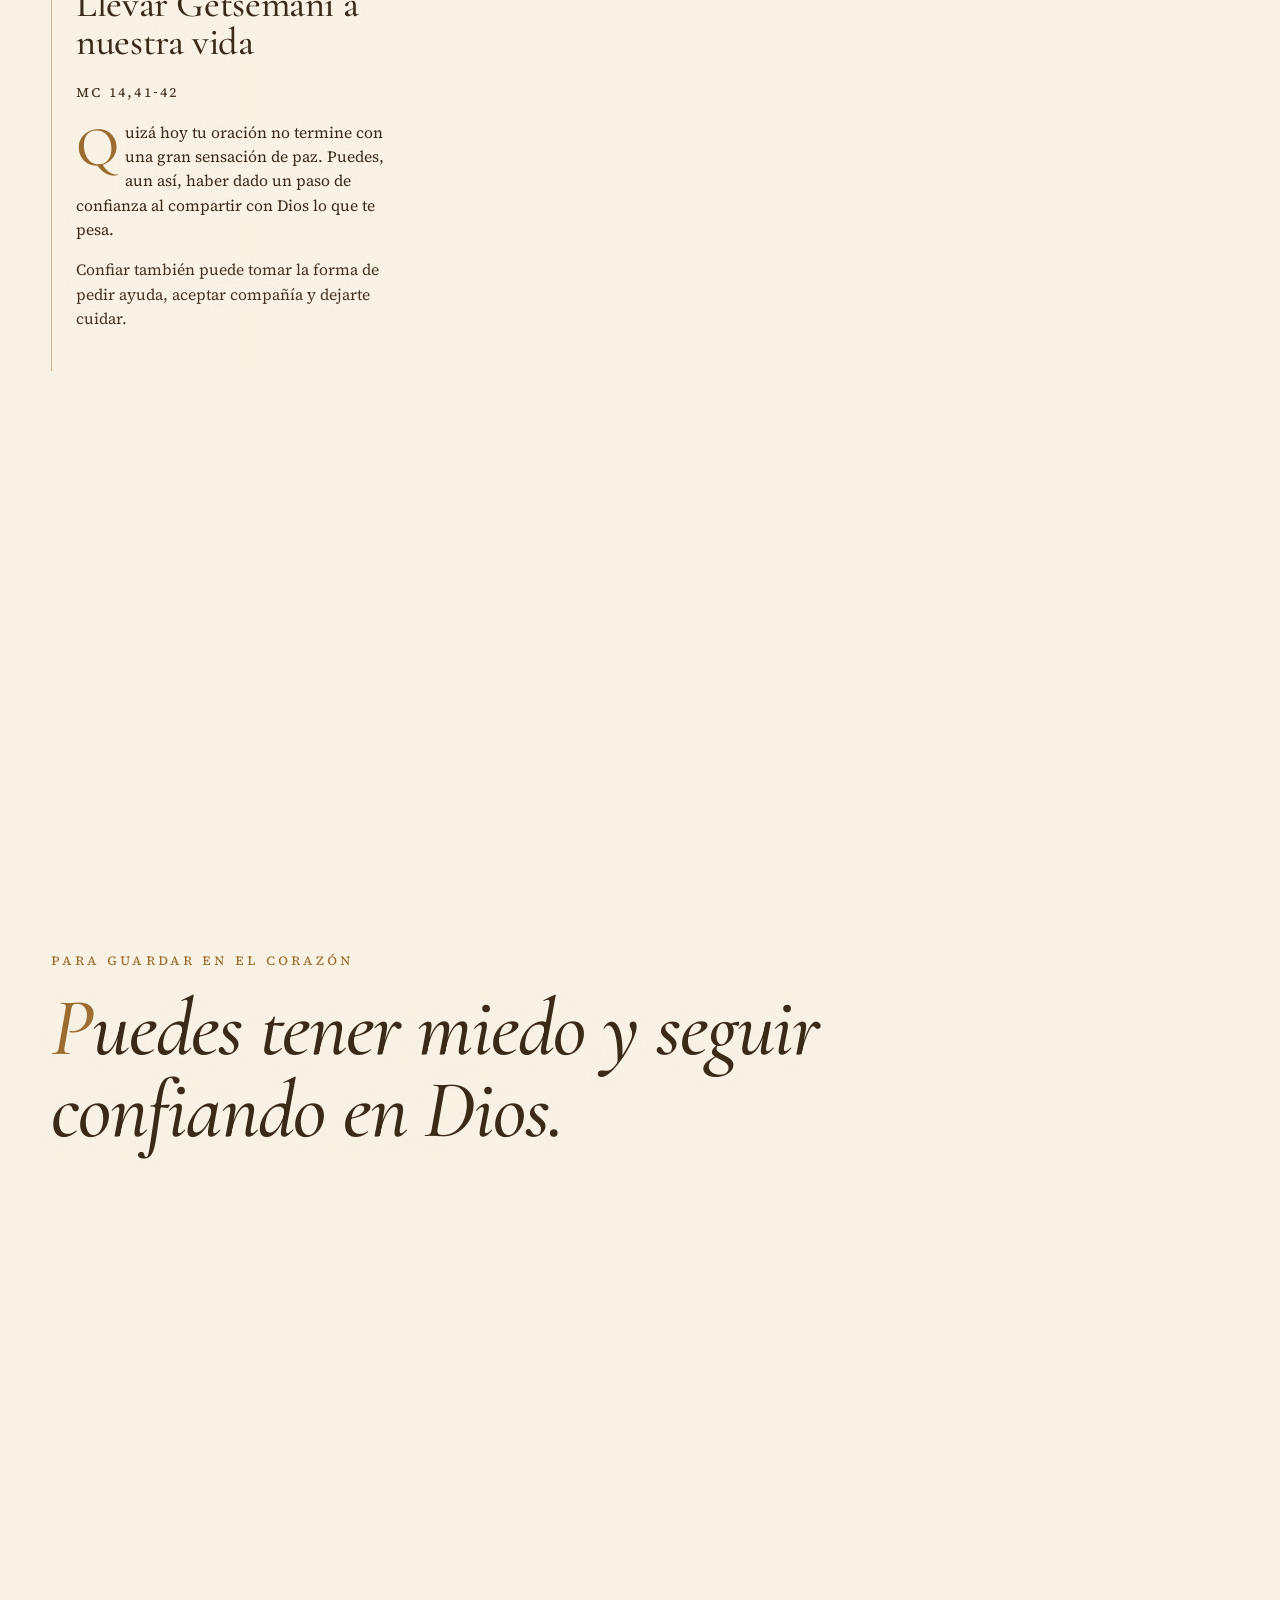
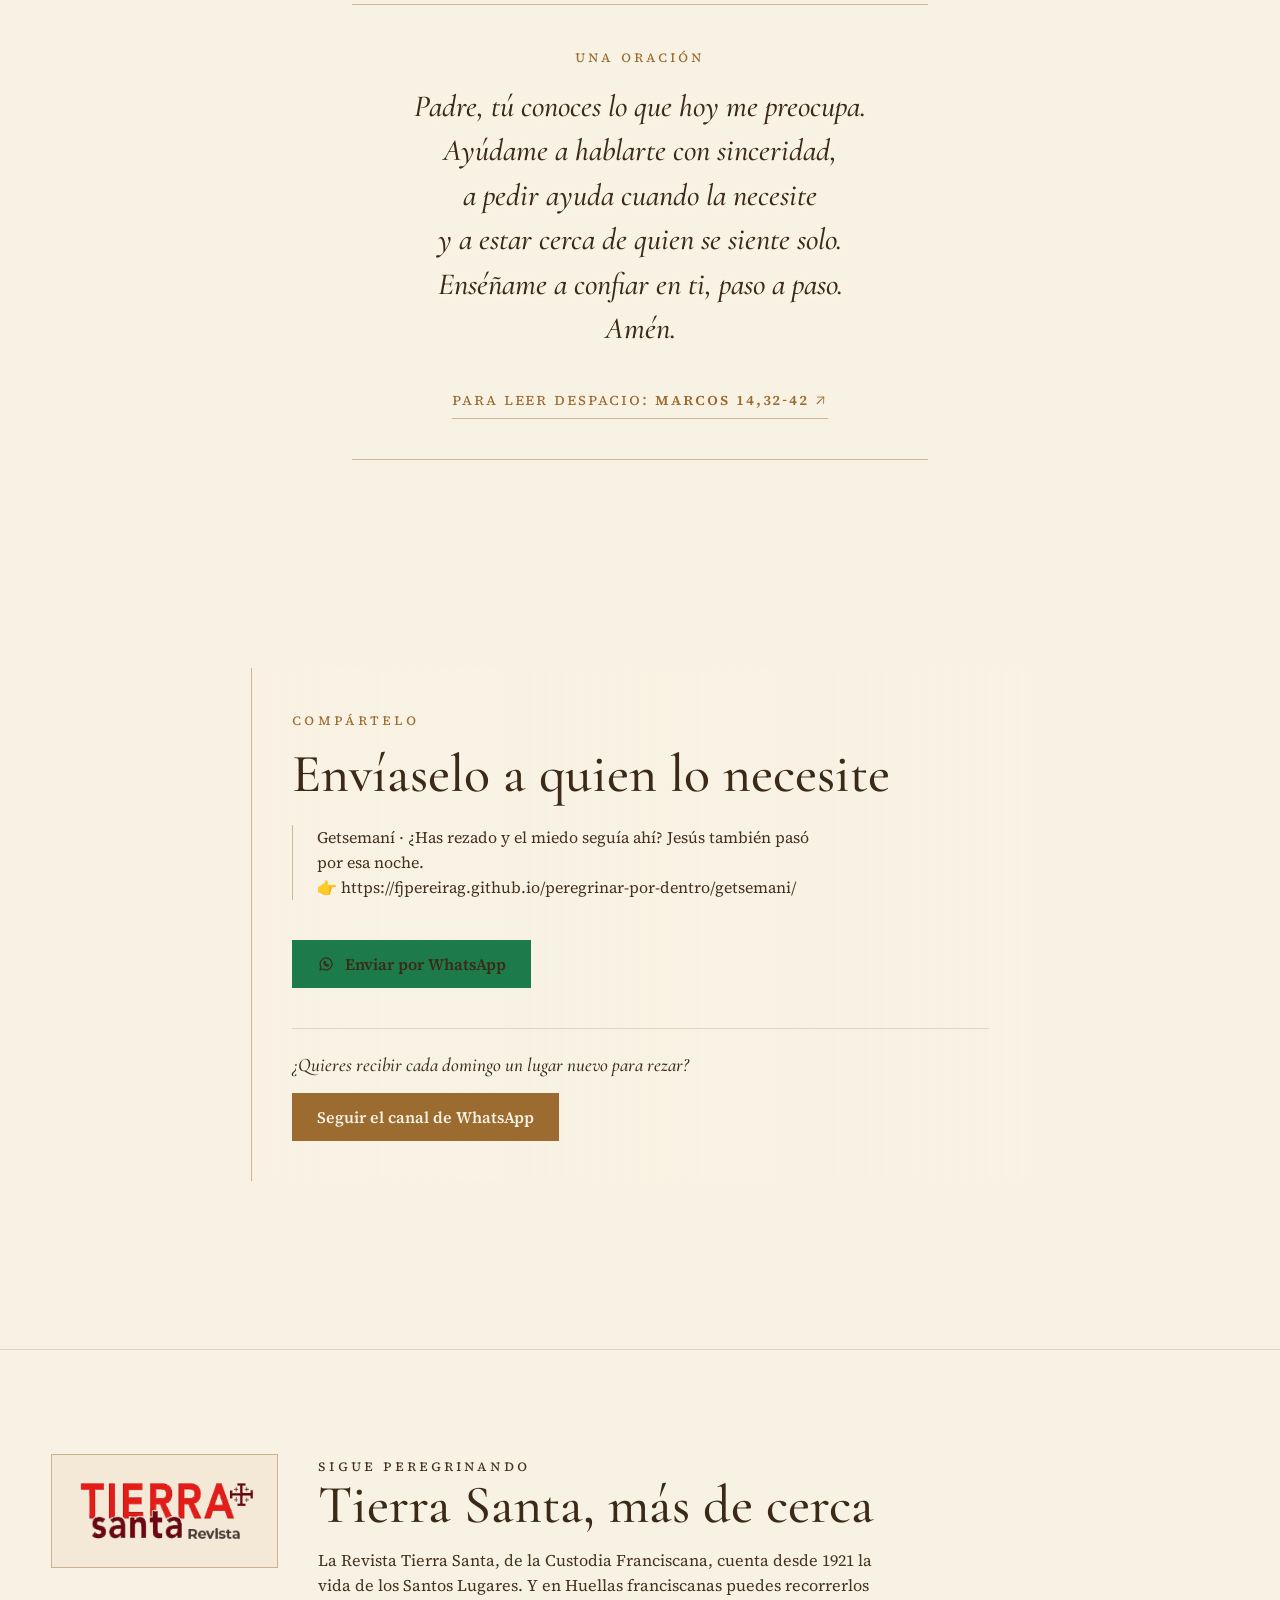
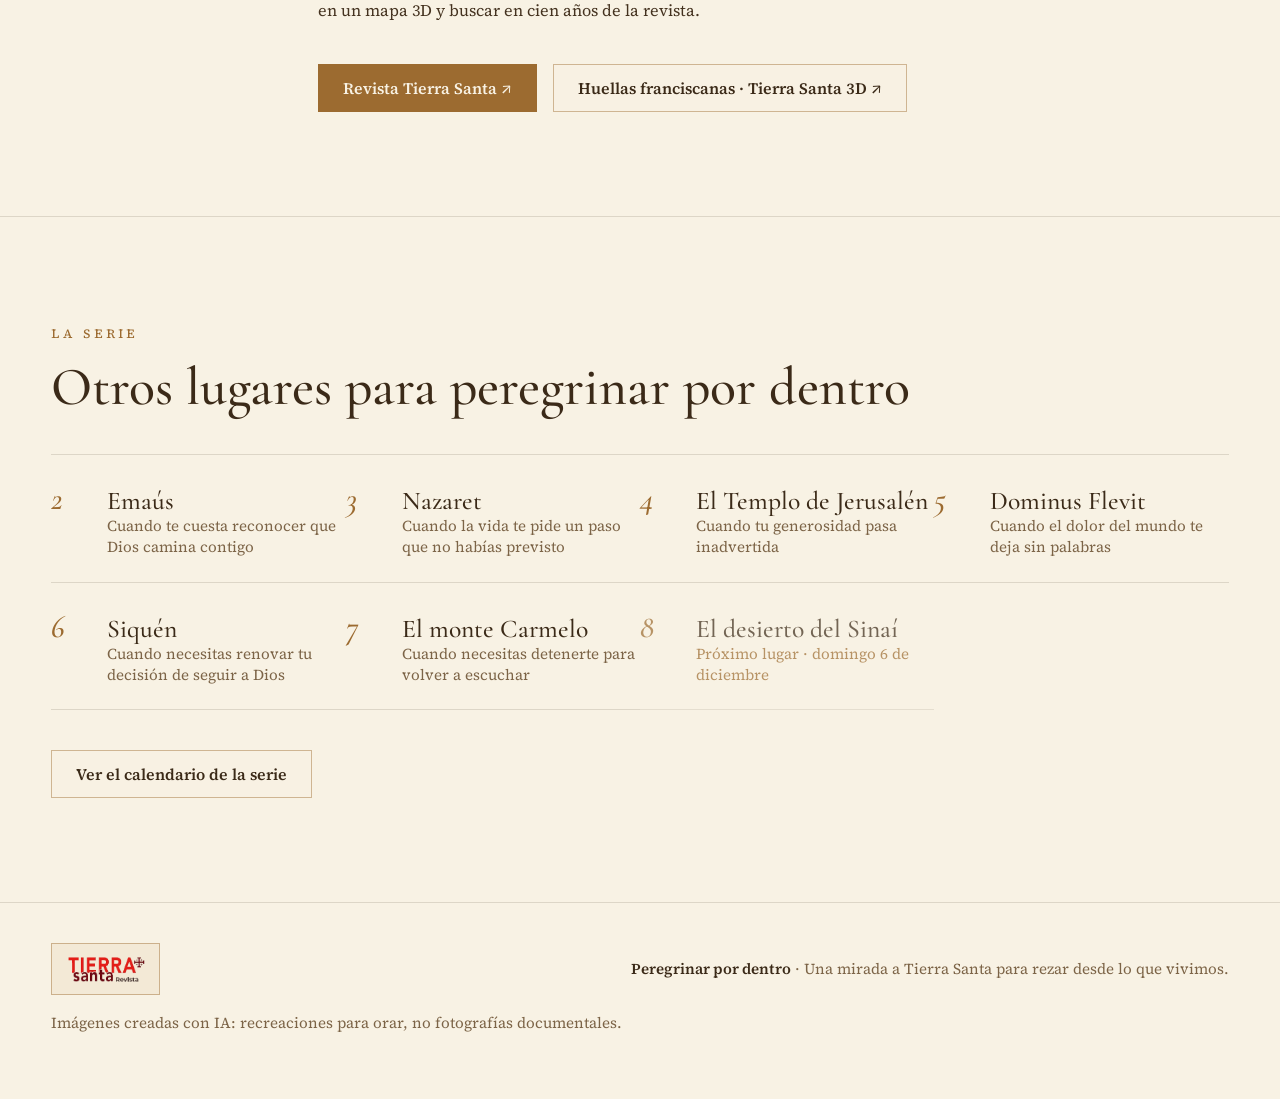
<file: getsemani/index.html>
<!doctype html>
<!-- Página corta para compartir Getsemaní: trae la vista previa de WhatsApp y lleva enseguida a la web. -->
<html lang="es">
<head>
<meta charset="utf-8">
<meta name="viewport" content="width=device-width, initial-scale=1">
<title>Getsemaní · Peregrinar por dentro</title>
<meta name="description" content="¿Has rezado alguna vez y seguías preocupado? Una breve reflexión desde el huerto de los Olivos.">
<meta name="theme-color" content="#0B0A08">
<meta property="og:type" content="article">
<meta property="og:locale" content="es_ES">
<meta property="og:site_name" content="Peregrinar por dentro">
<meta property="og:title" content="Getsemaní · Cuando rezar no significa dejar de tener miedo">
<meta property="og:description" content="¿Has rezado alguna vez y seguías preocupado? Una breve reflexión desde el huerto de los Olivos.">
<meta property="og:url" content="https://fjpereirag.github.io/peregrinar-por-dentro/getsemani/">
<meta property="og:image" content="https://fjpereirag.github.io/peregrinar-por-dentro/og-getsemani.jpg">
<meta property="og:image:width" content="1200">
<meta property="og:image:height" content="630">
<meta name="twitter:card" content="summary_large_image">
<link rel="canonical" href="https://fjpereirag.github.io/peregrinar-por-dentro/?l=getsemani">
<link rel="icon" href="../favicon.svg" type="image/svg+xml">
<meta http-equiv="refresh" content="0; url=../?l=getsemani">
<script>location.replace('../?l=getsemani' + location.hash);</script>
<style>body{margin:0;min-height:100vh;display:grid;place-items:center;background:#0B0A08;color:#F2EBDD;font:1.1rem Georgia,serif}a{color:#C9A35B}</style>
</head>
<body><p>Abriendo <a href="../?l=getsemani">Getsemaní</a>…</p></body>
</html>
</file>
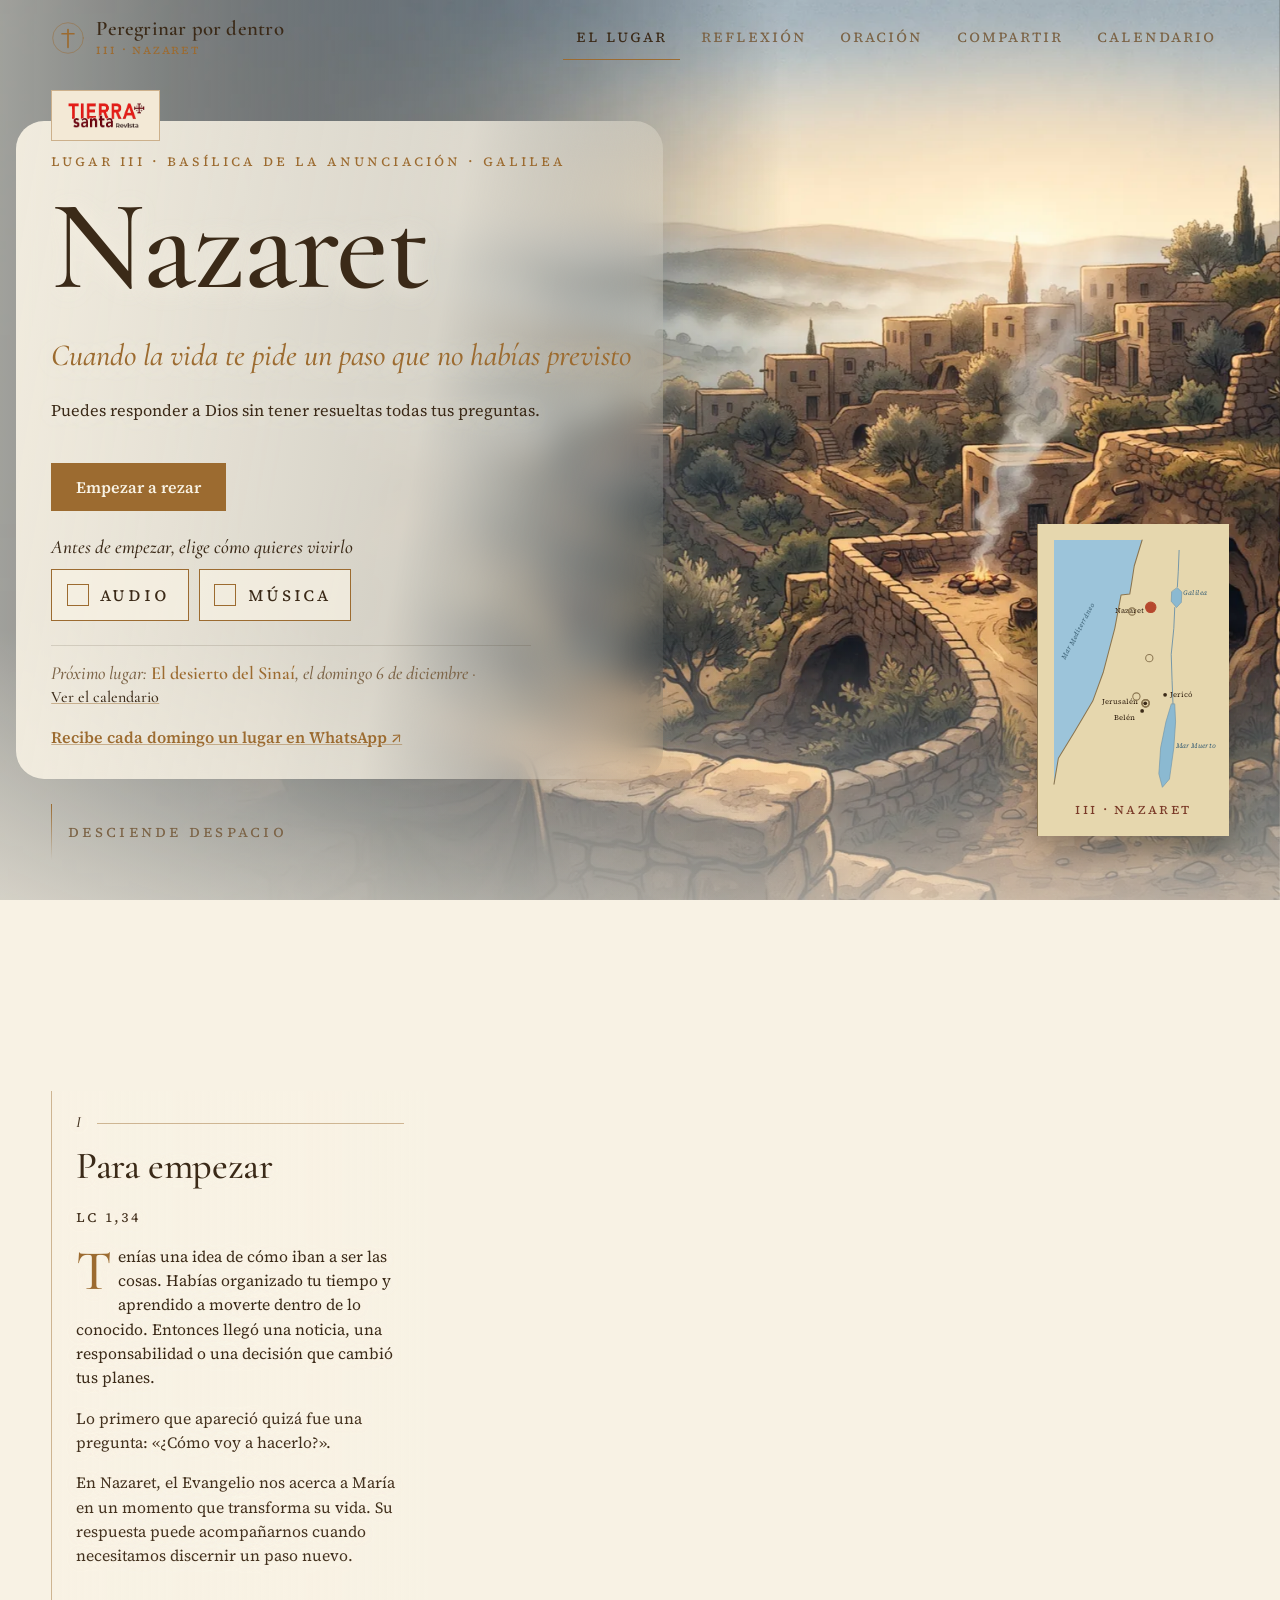
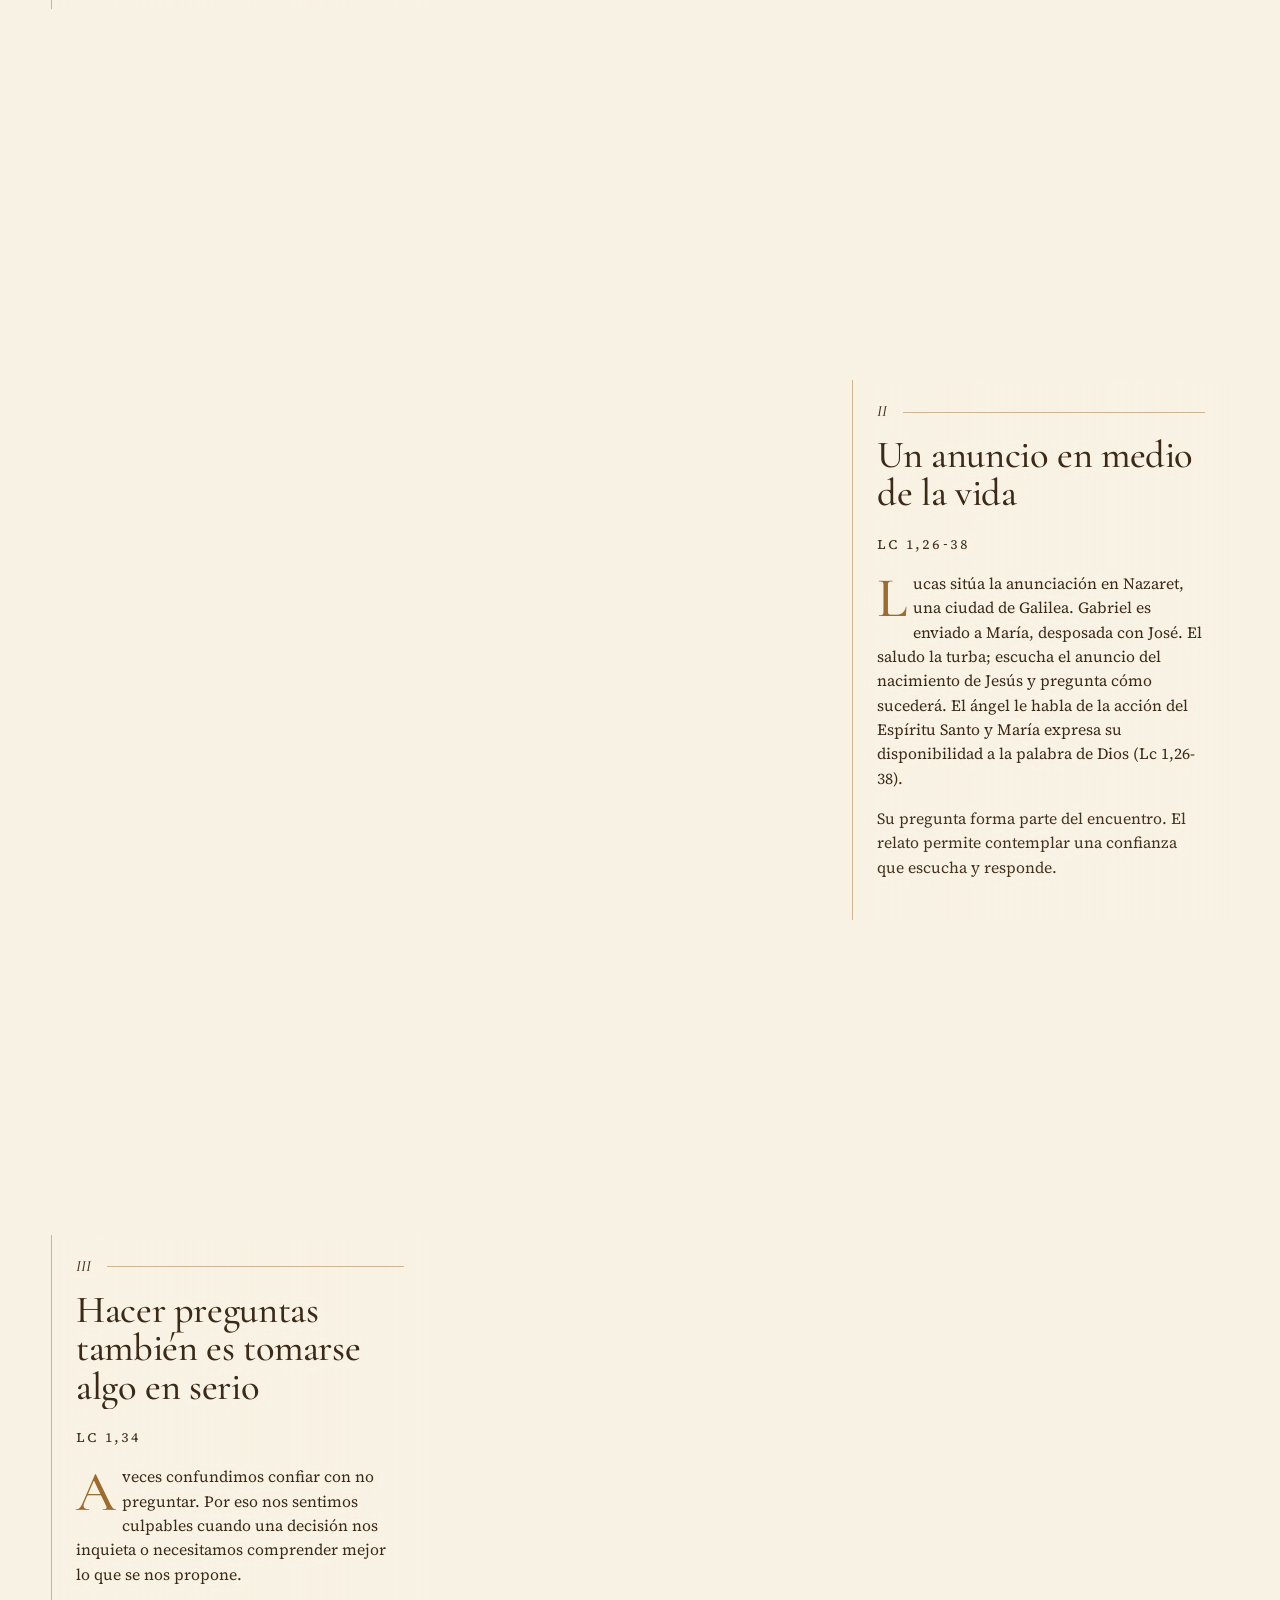
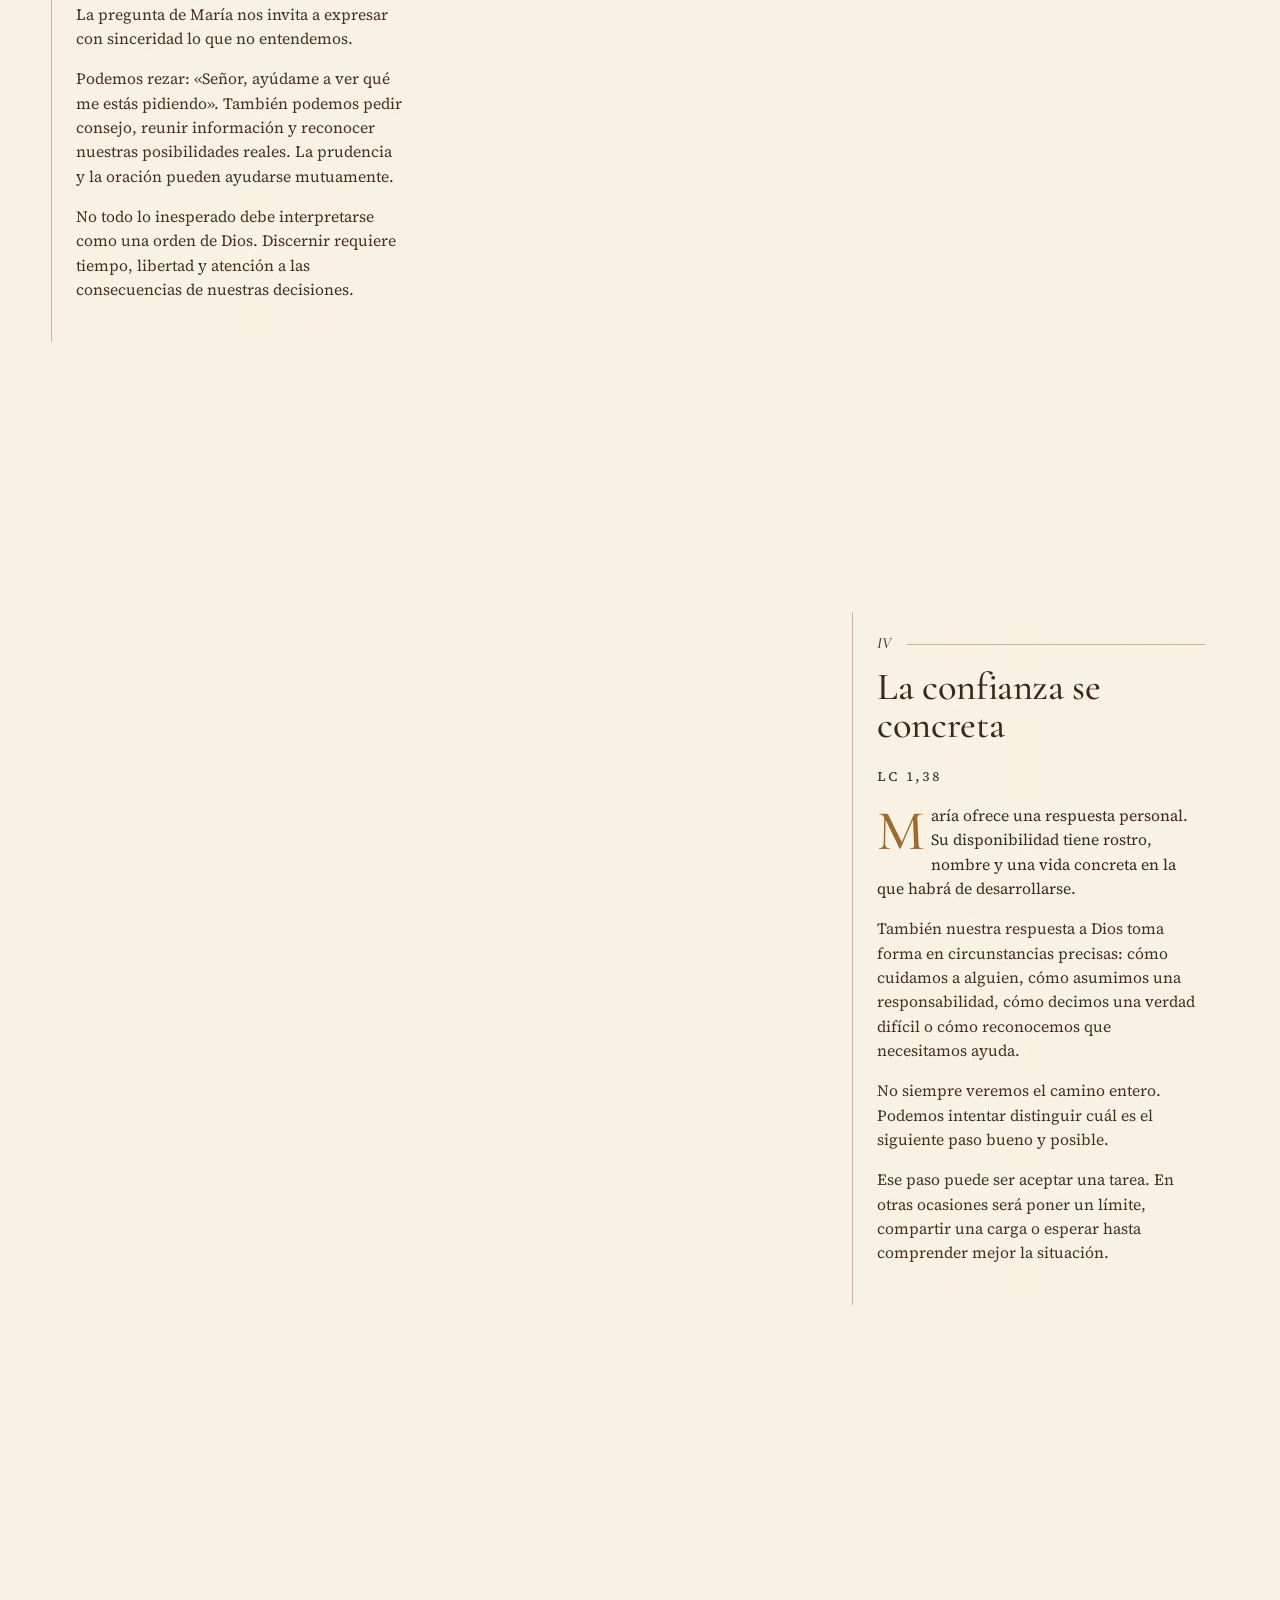
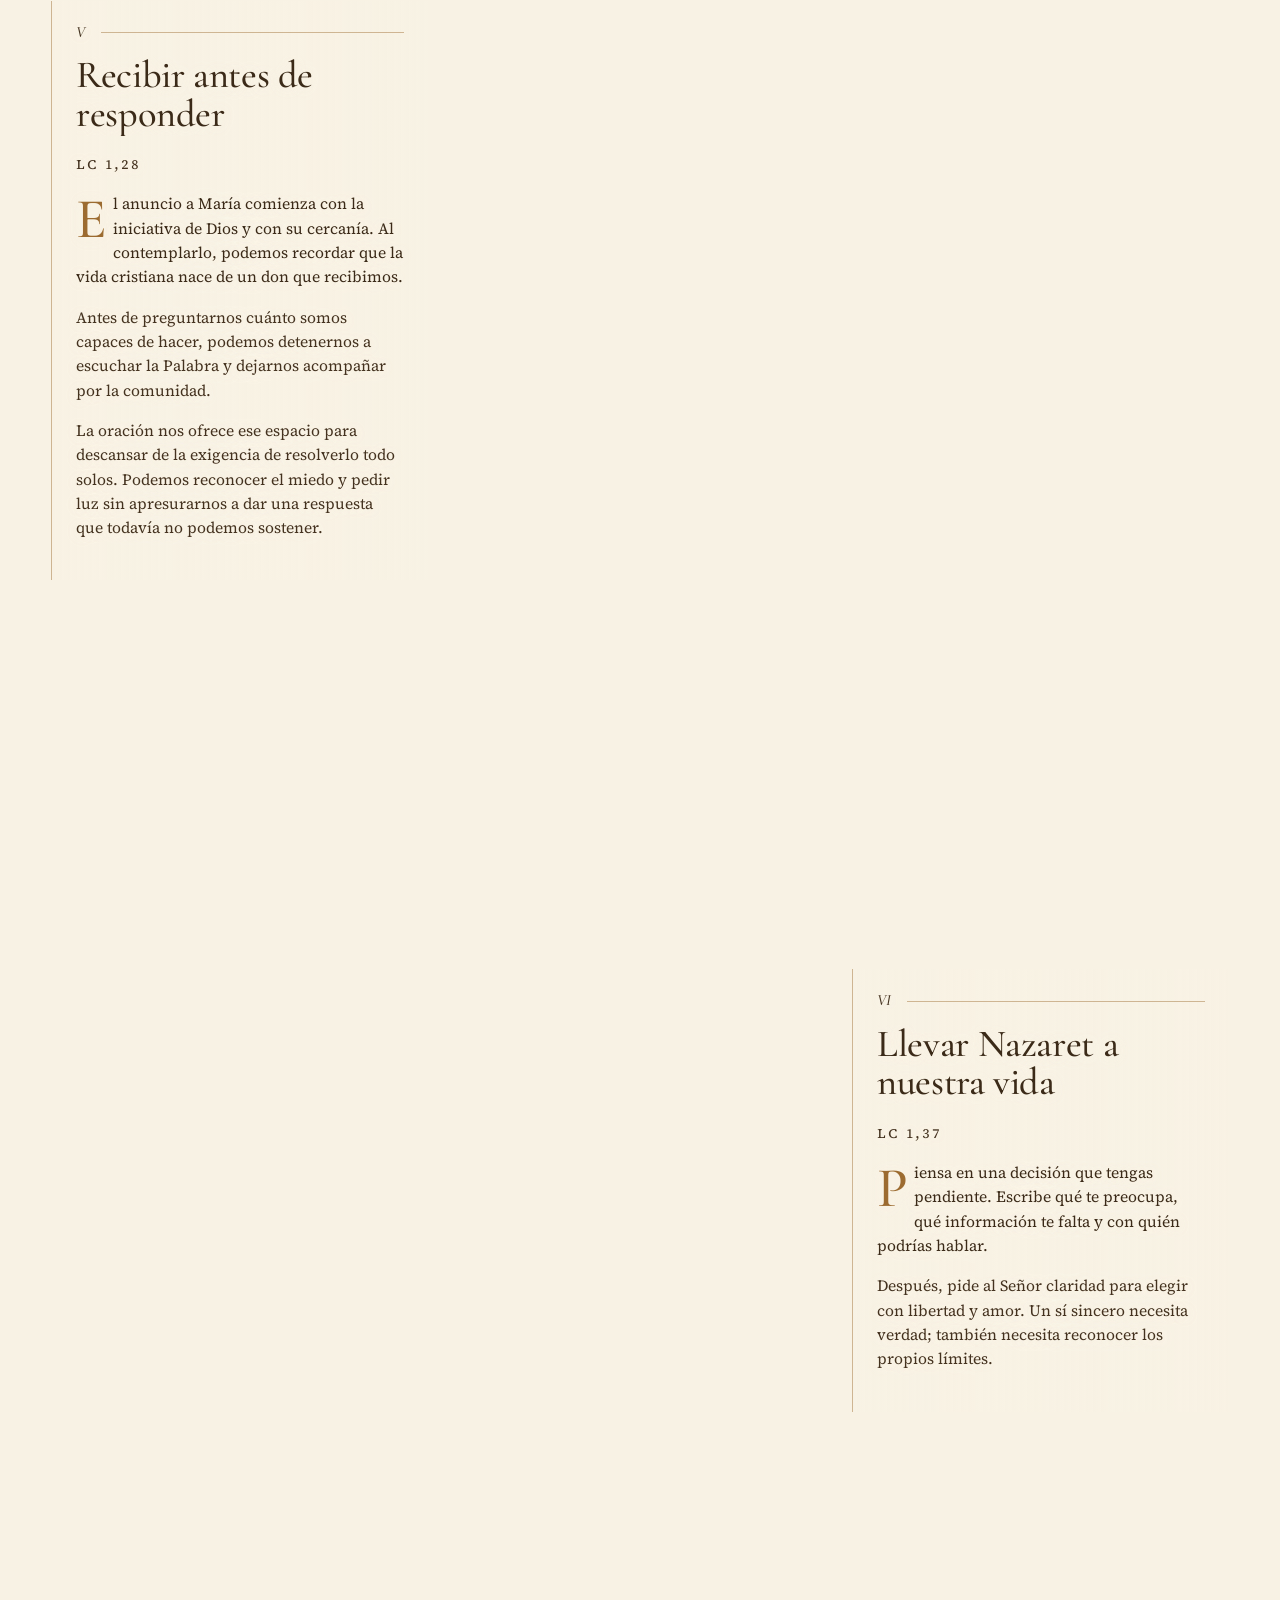
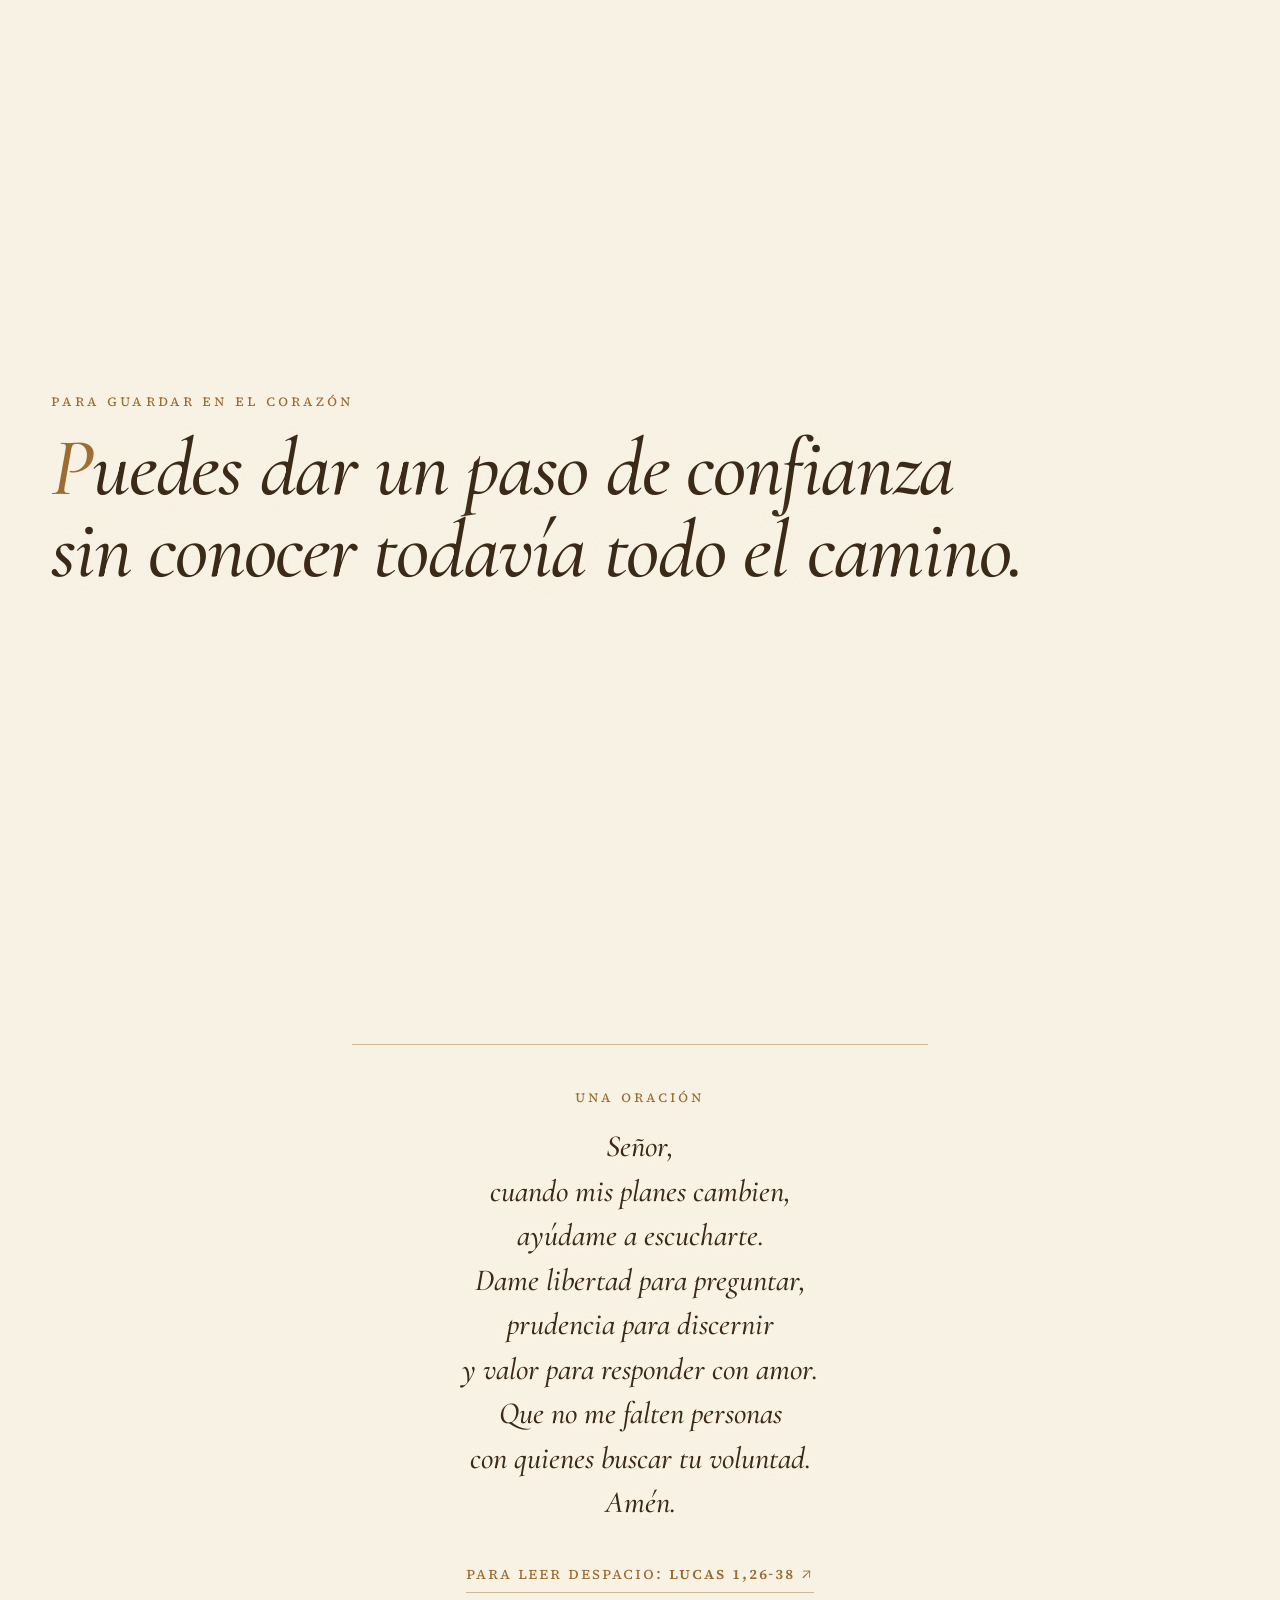
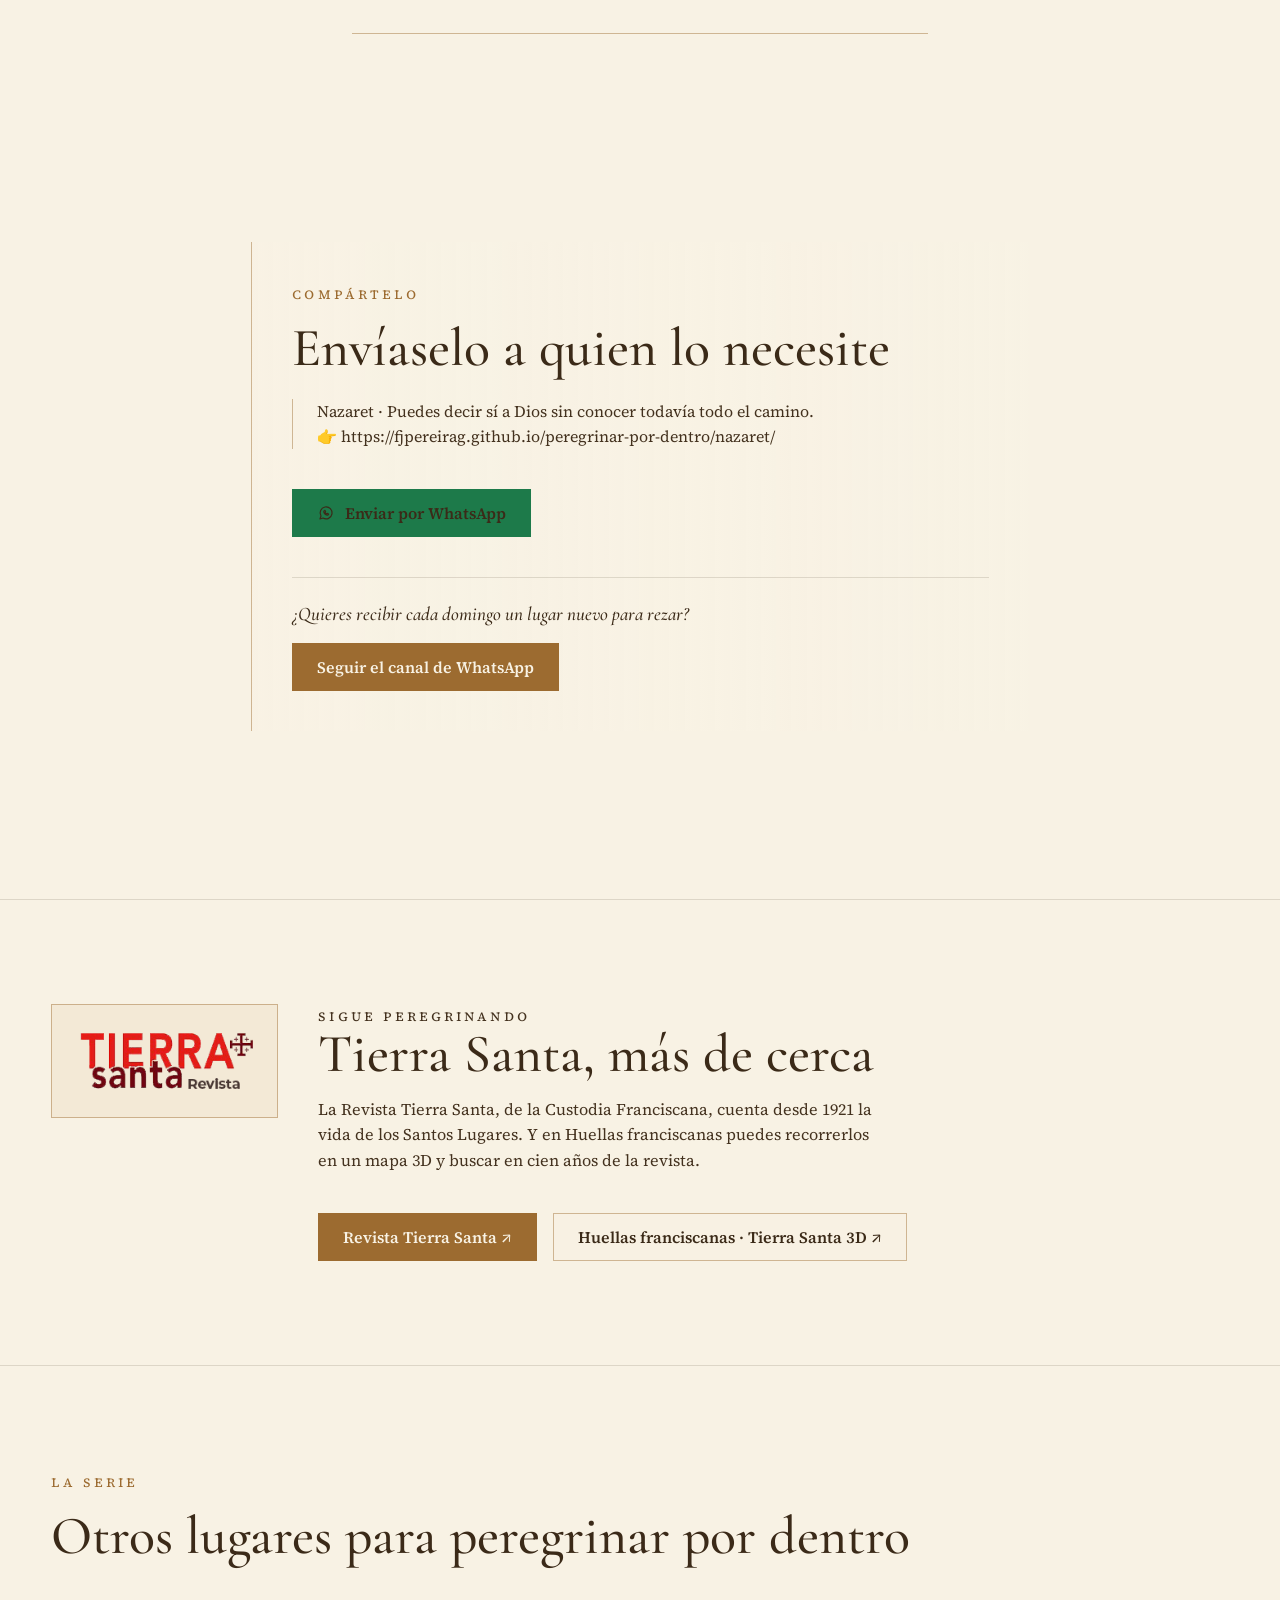
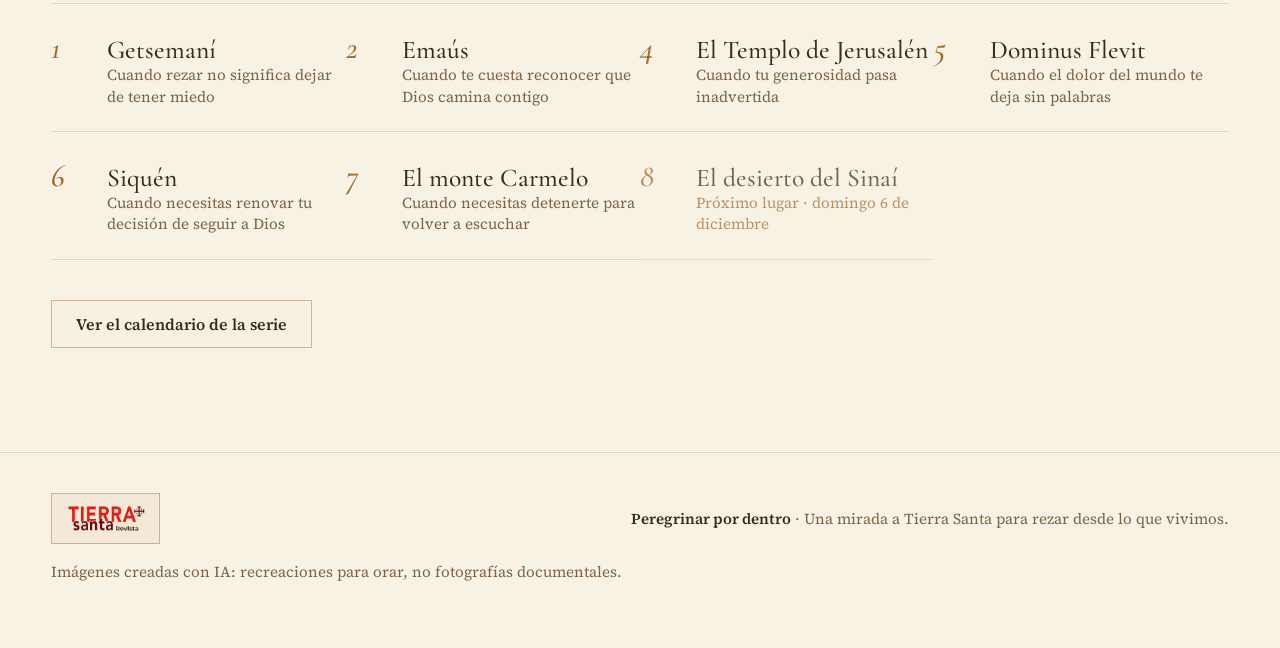
<file: nazaret/index.html>
<!doctype html>
<!-- Página corta para compartir Nazaret: trae la vista previa de WhatsApp y lleva enseguida a la web. -->
<html lang="es">
<head>
<meta charset="utf-8">
<meta name="viewport" content="width=device-width, initial-scale=1">
<title>Nazaret · Peregrinar por dentro</title>
<meta name="description" content="¿Tienes una decisión pendiente? Una breve reflexión desde la casa de María, en Nazaret.">
<meta name="theme-color" content="#0B0A08">
<meta property="og:type" content="article">
<meta property="og:locale" content="es_ES">
<meta property="og:site_name" content="Peregrinar por dentro">
<meta property="og:title" content="Nazaret · Cuando la vida te pide un paso que no habías previsto">
<meta property="og:description" content="¿Tienes una decisión pendiente? Una breve reflexión desde la casa de María, en Nazaret.">
<meta property="og:url" content="https://fjpereirag.github.io/peregrinar-por-dentro/nazaret/">
<meta property="og:image" content="https://fjpereirag.github.io/peregrinar-por-dentro/og-nazaret.jpg">
<meta property="og:image:width" content="1200">
<meta property="og:image:height" content="630">
<meta name="twitter:card" content="summary_large_image">
<link rel="canonical" href="https://fjpereirag.github.io/peregrinar-por-dentro/?l=nazaret">
<link rel="icon" href="../favicon.svg" type="image/svg+xml">
<meta http-equiv="refresh" content="0; url=../?l=nazaret">
<script>location.replace('../?l=nazaret' + location.hash);</script>
<style>body{margin:0;min-height:100vh;display:grid;place-items:center;background:#0B0A08;color:#F2EBDD;font:1.1rem Georgia,serif}a{color:#C9A35B}</style>
</head>
<body><p>Abriendo <a href="../?l=nazaret">Nazaret</a>…</p></body>
</html>
</file>
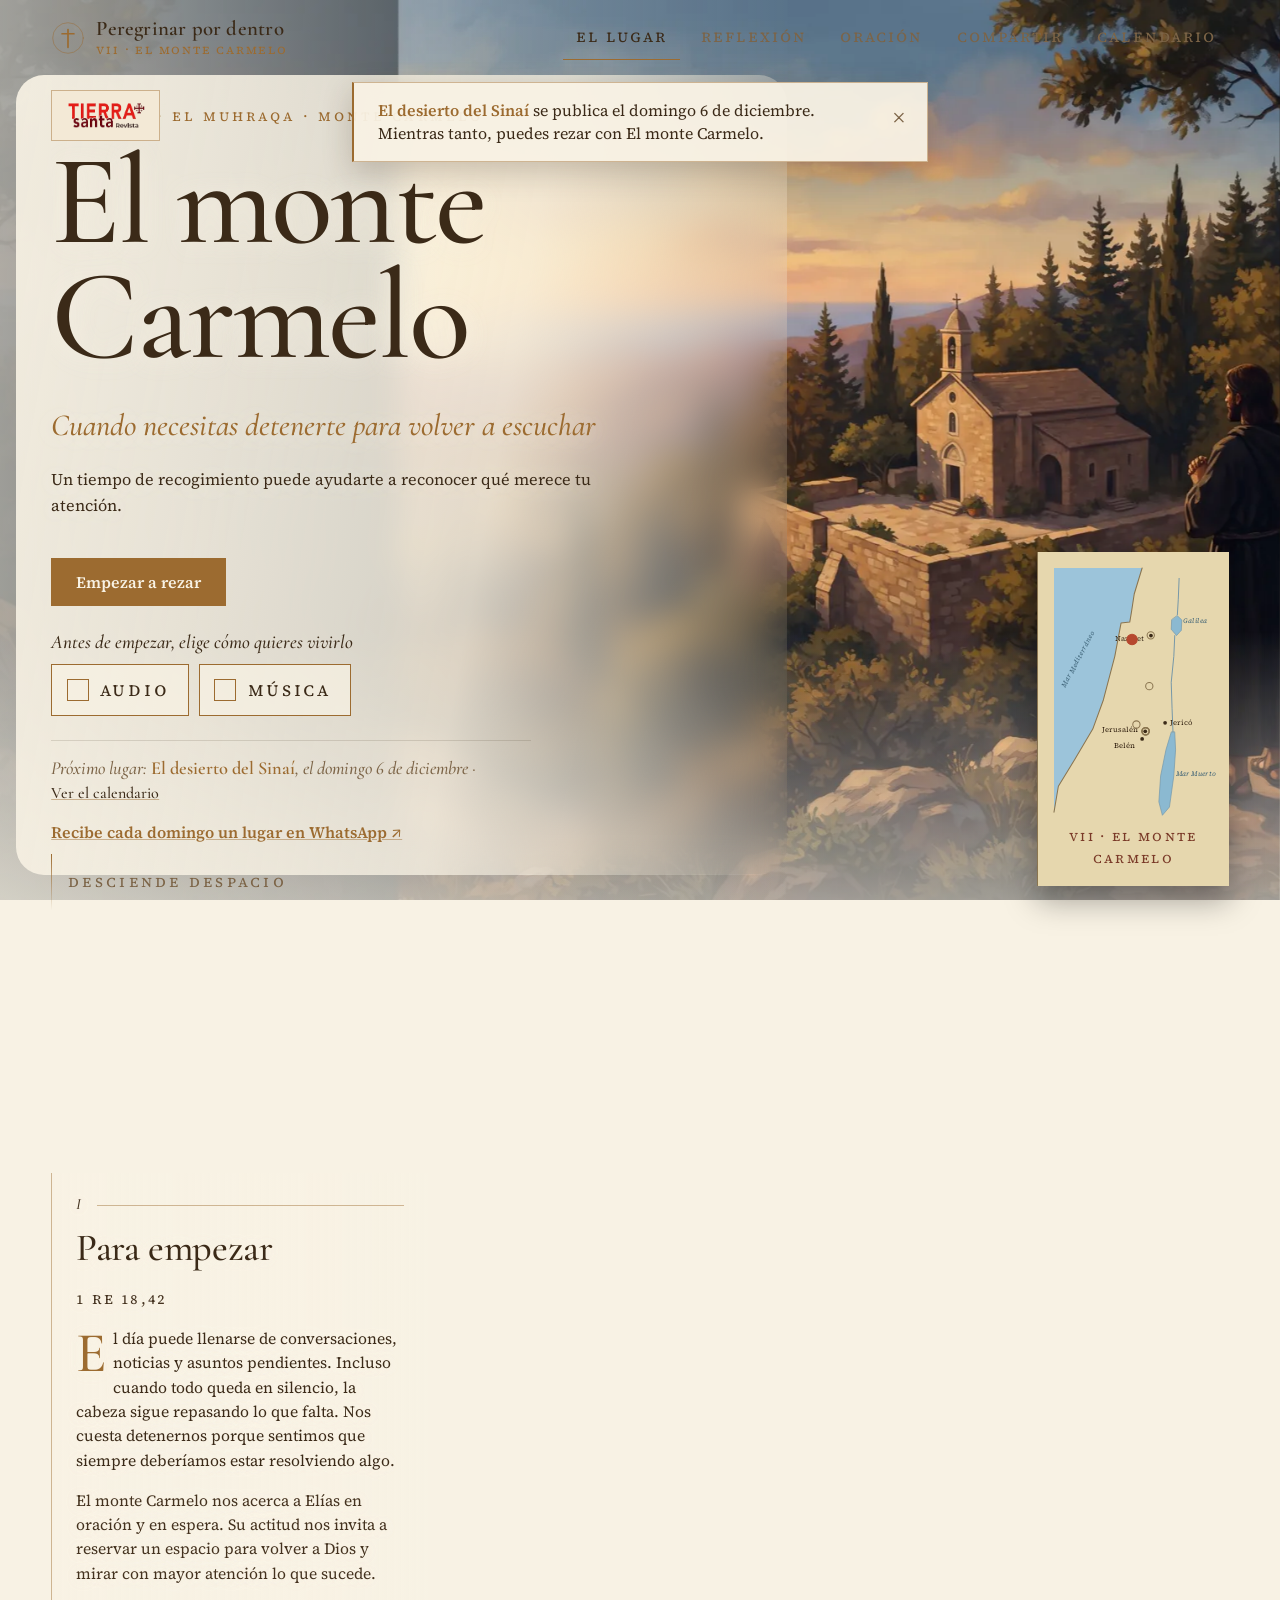
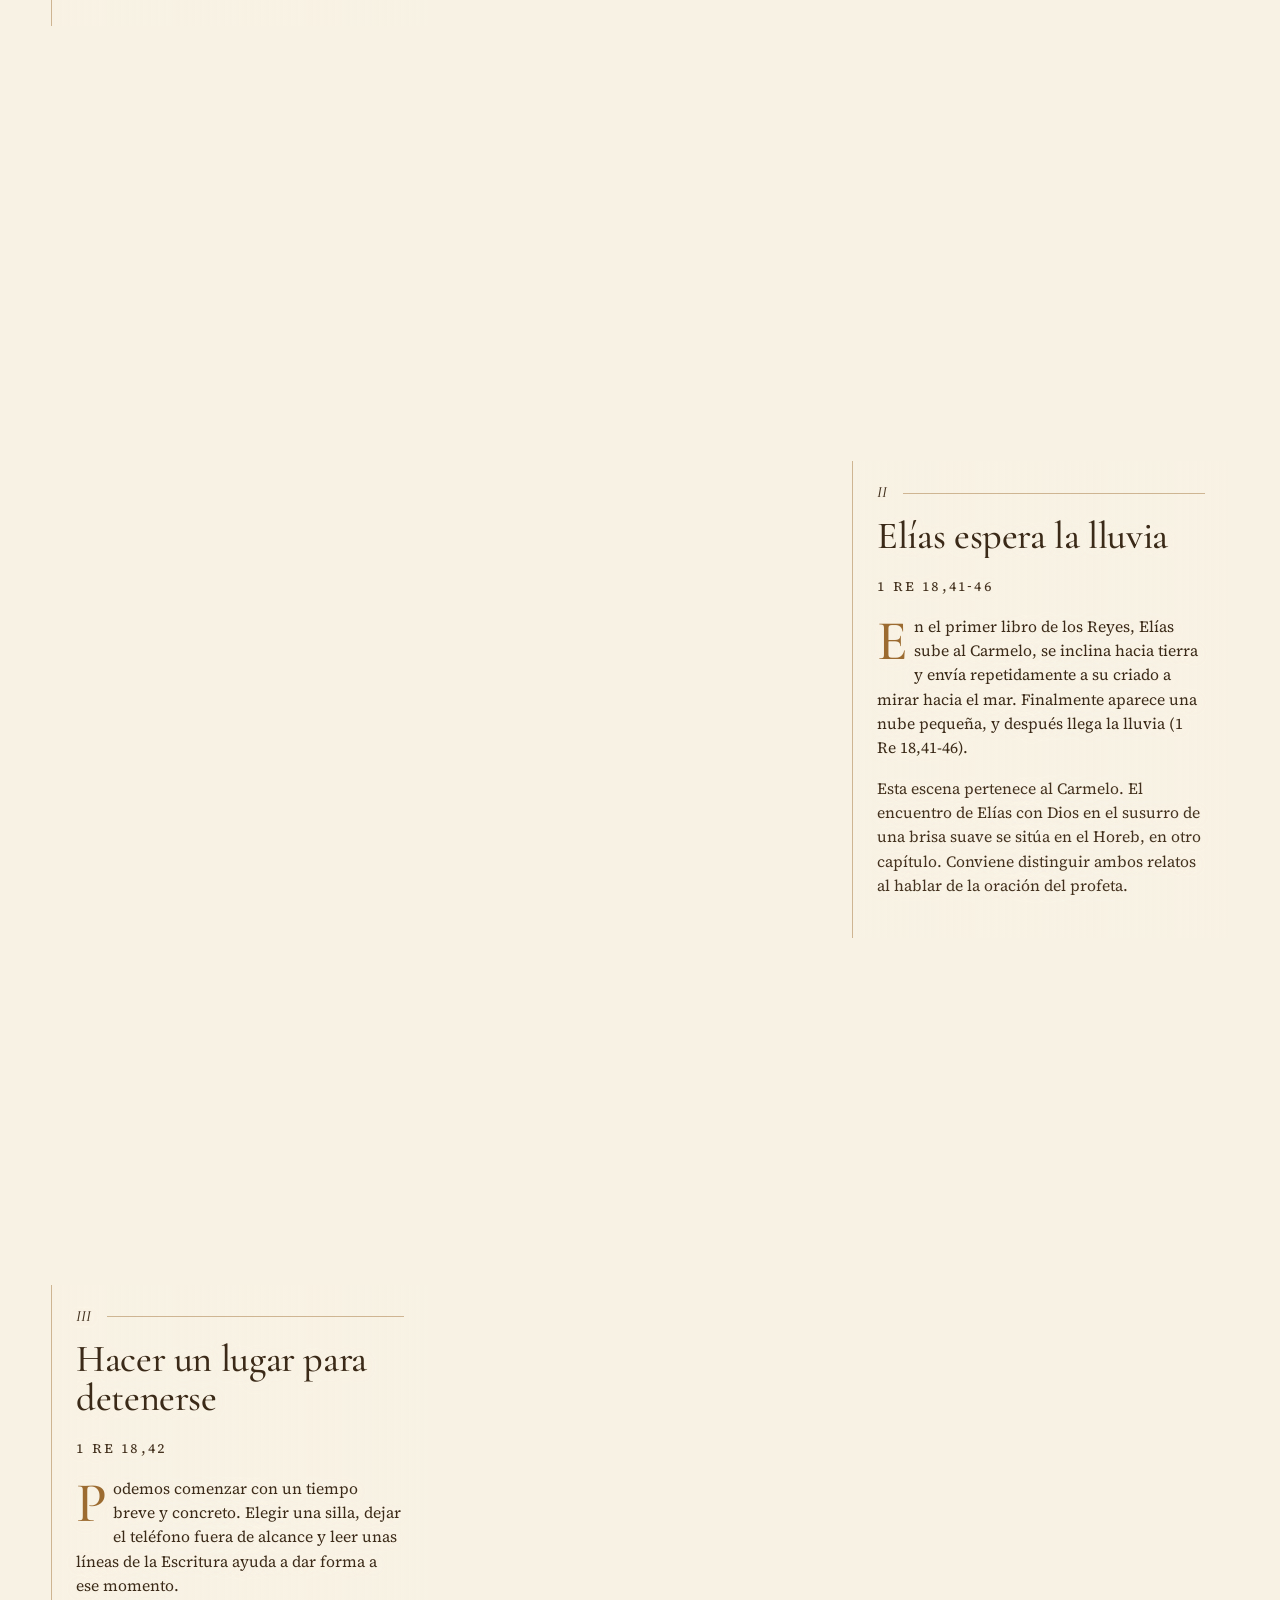
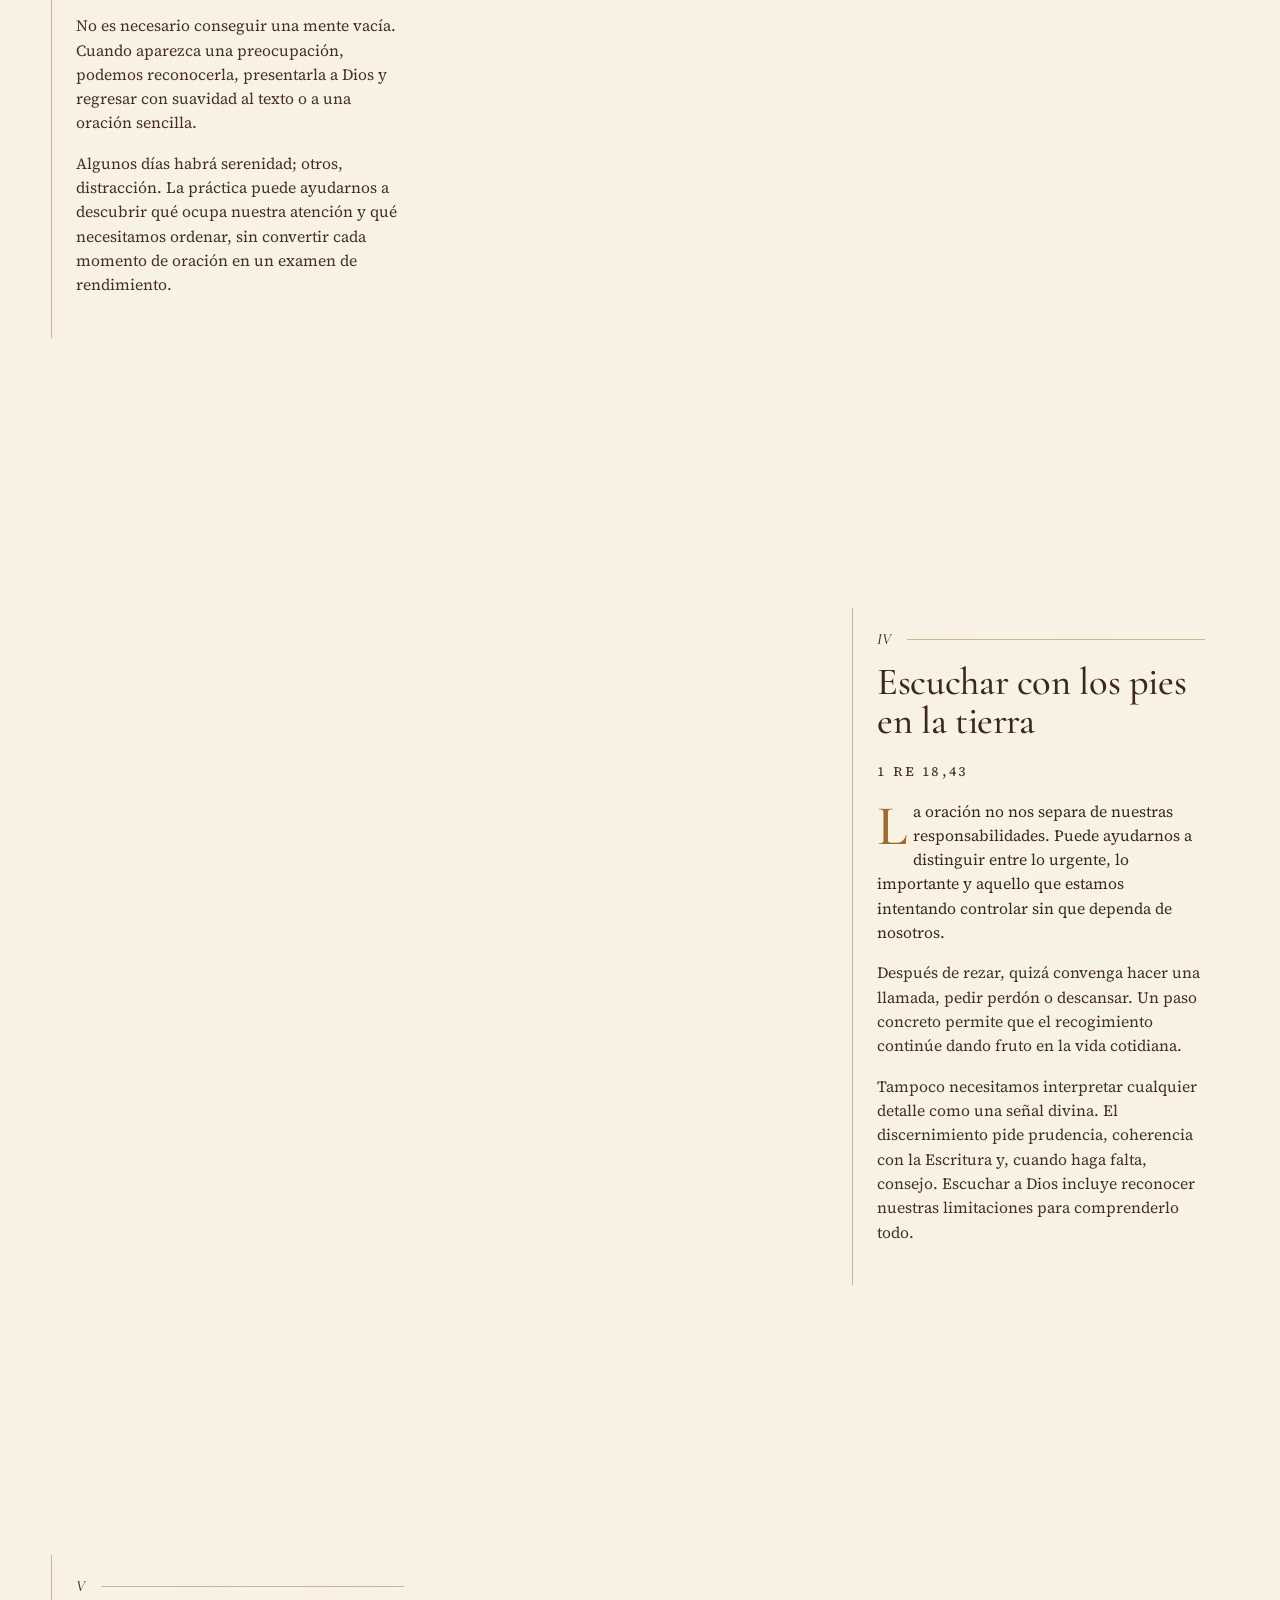
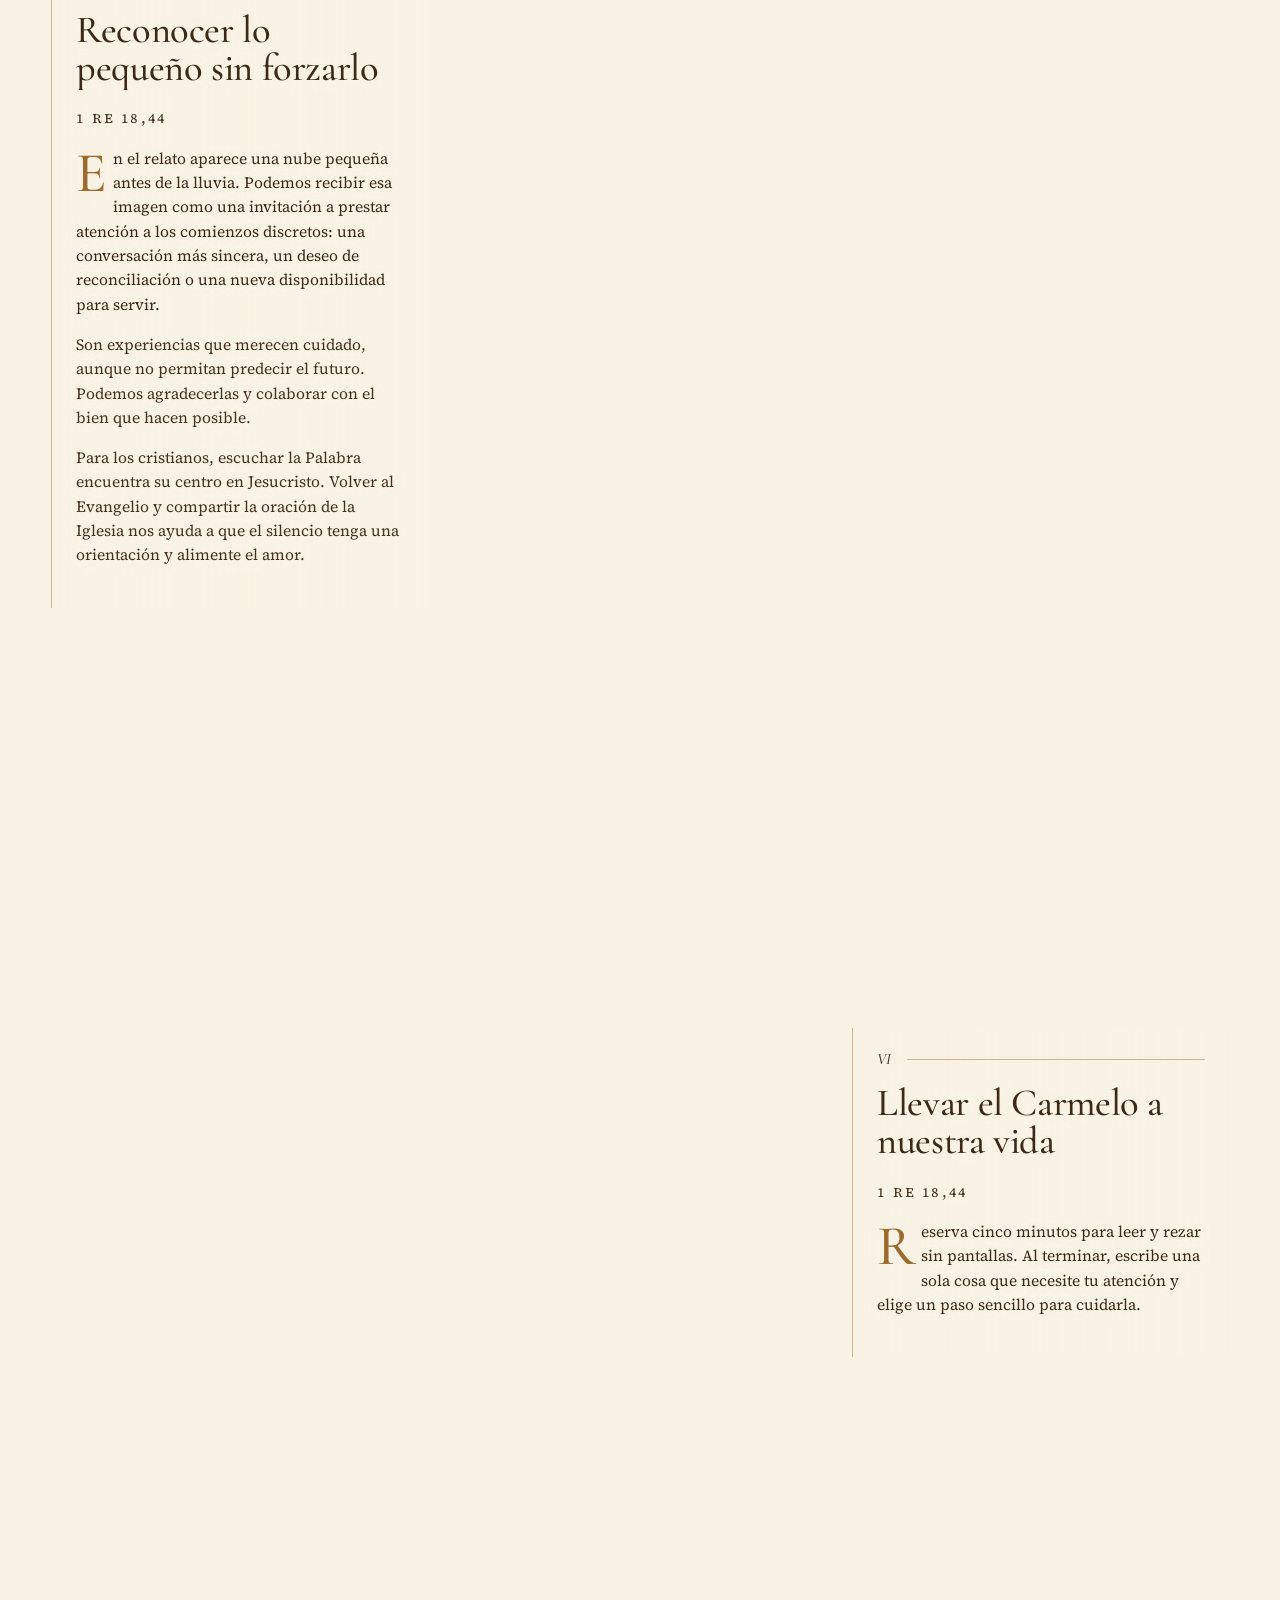
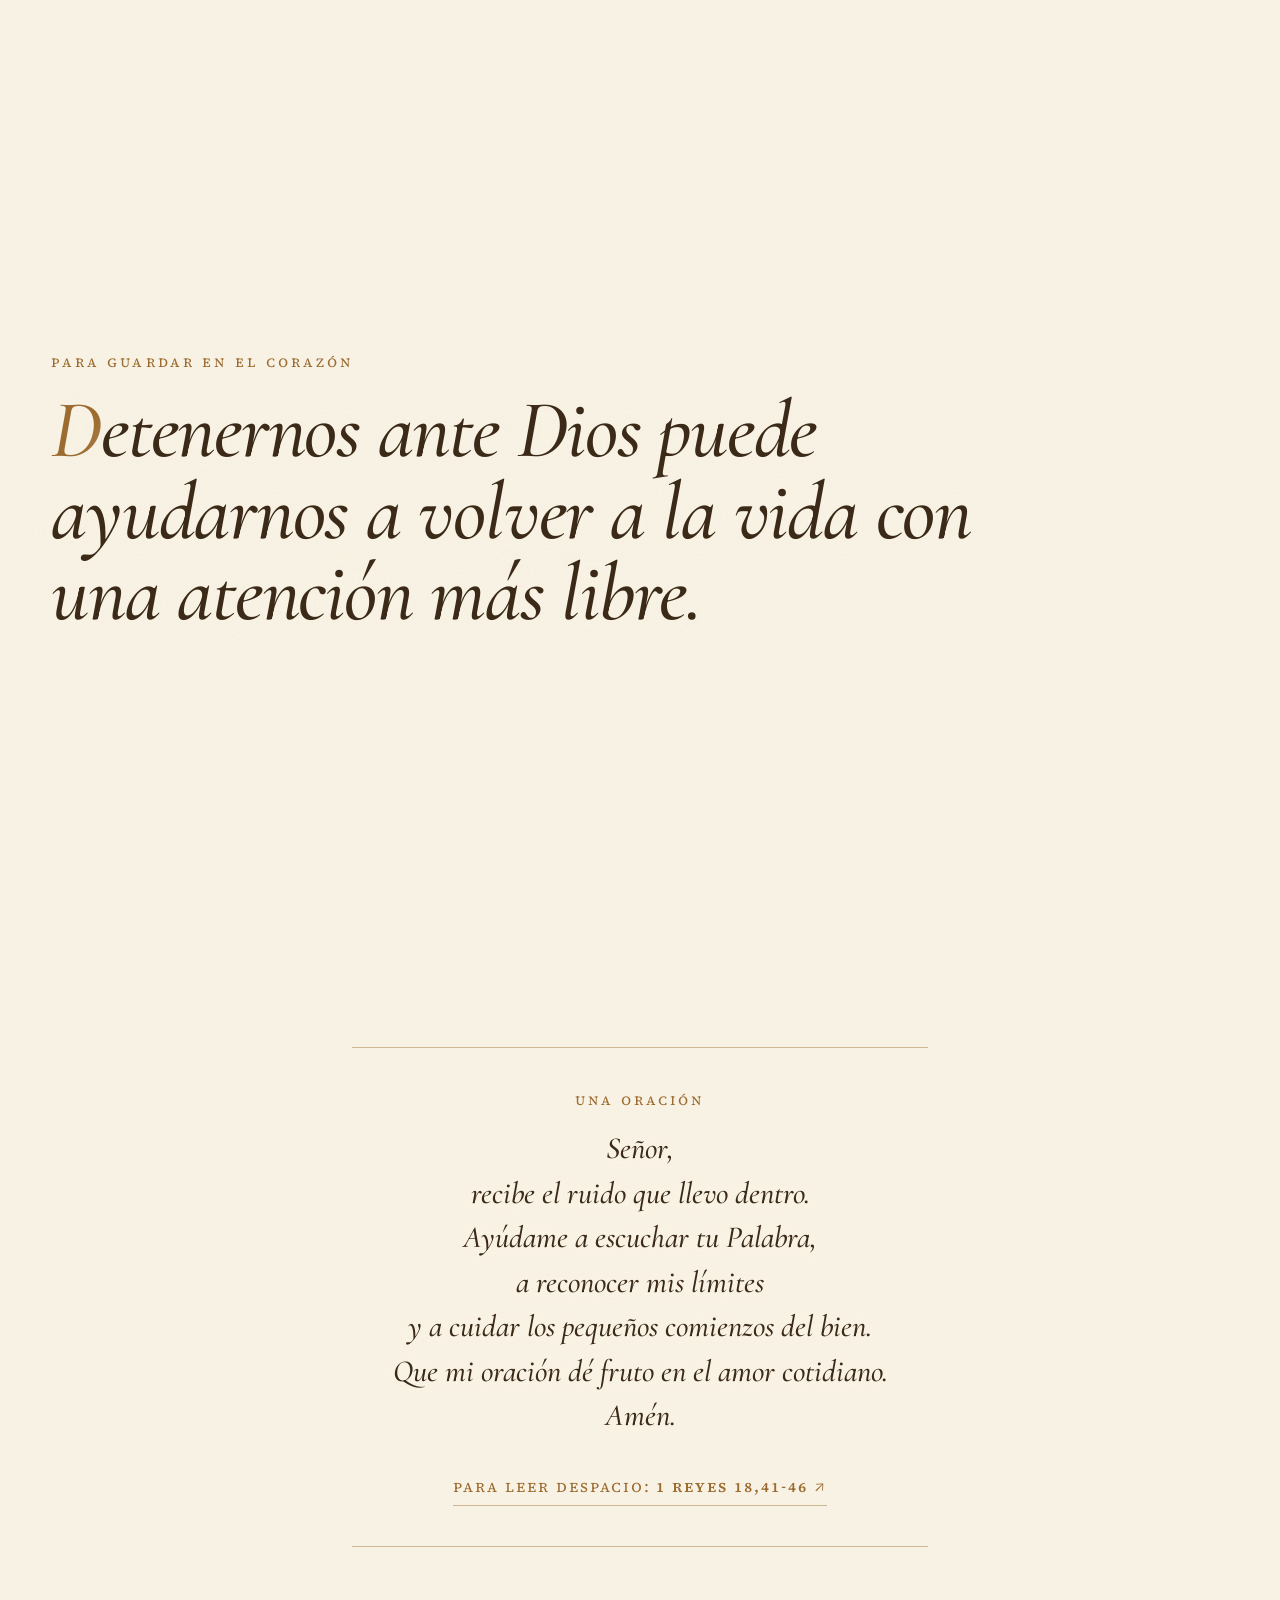
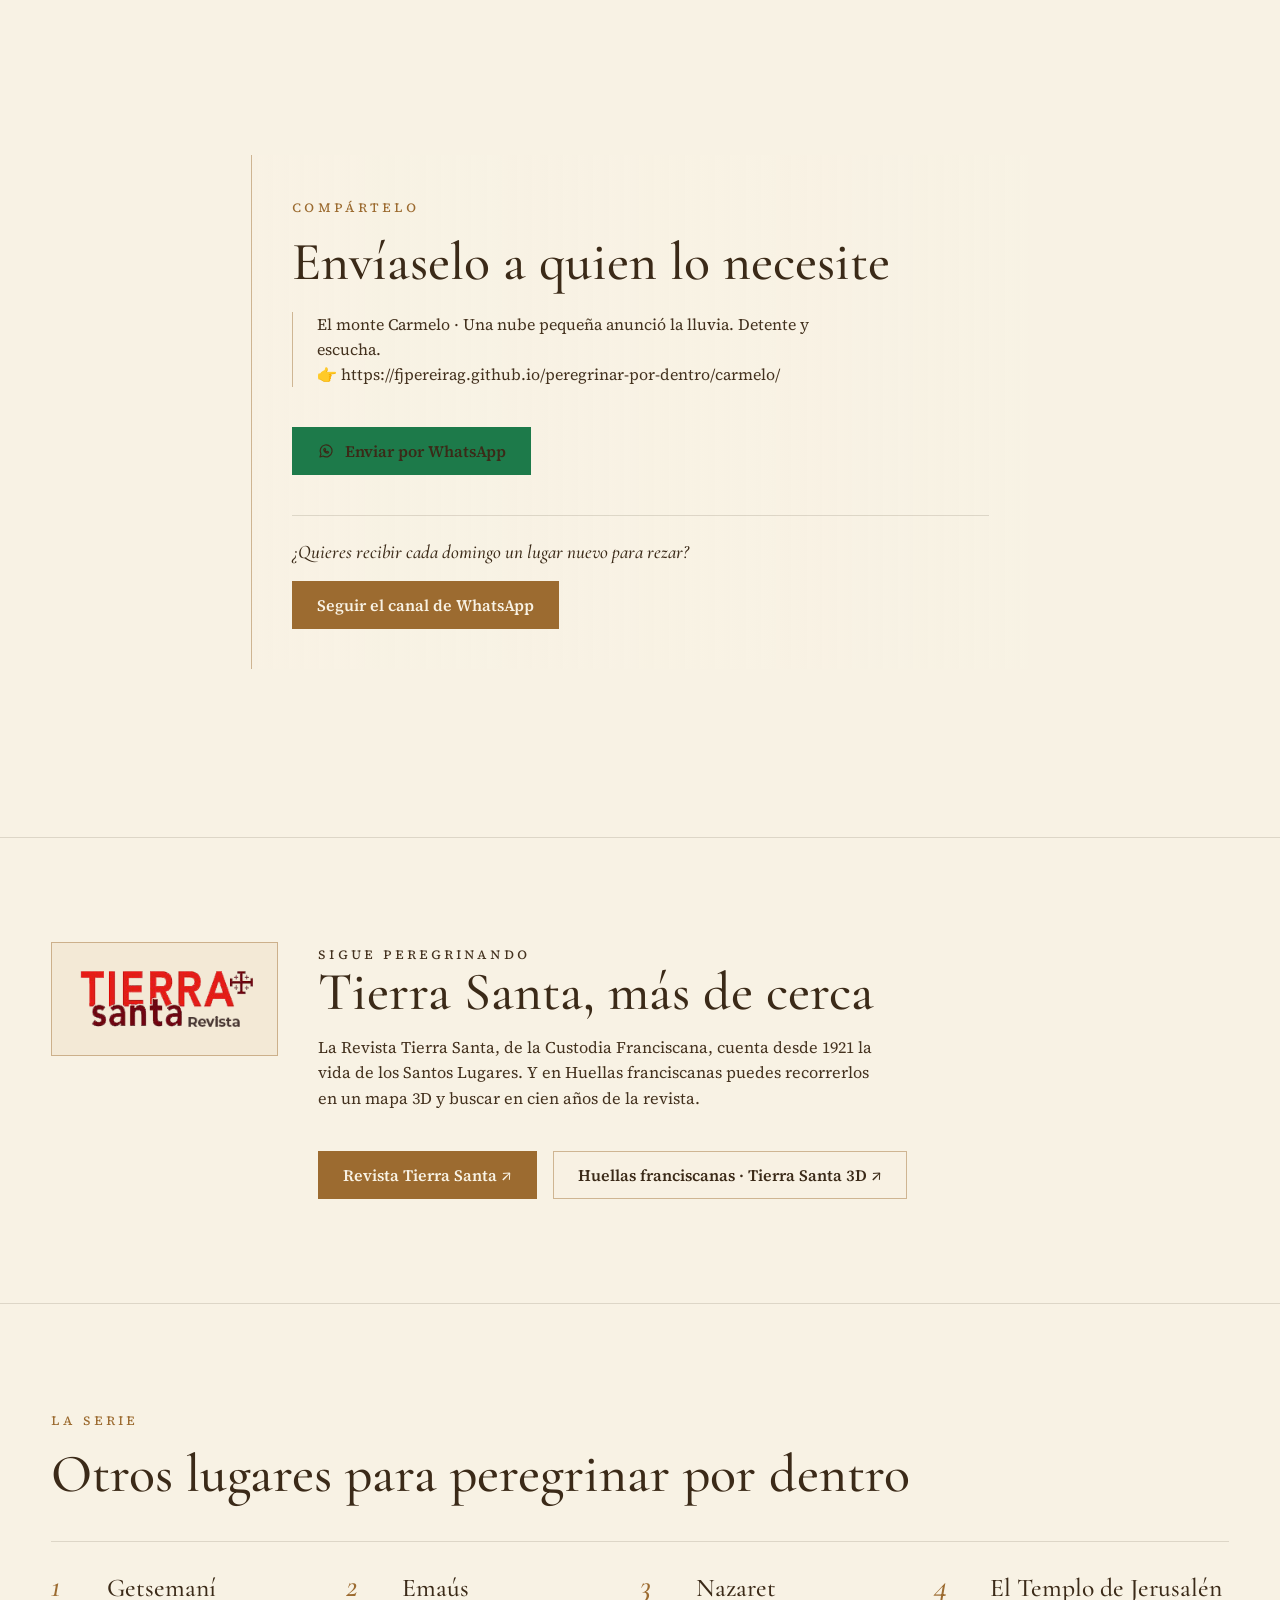
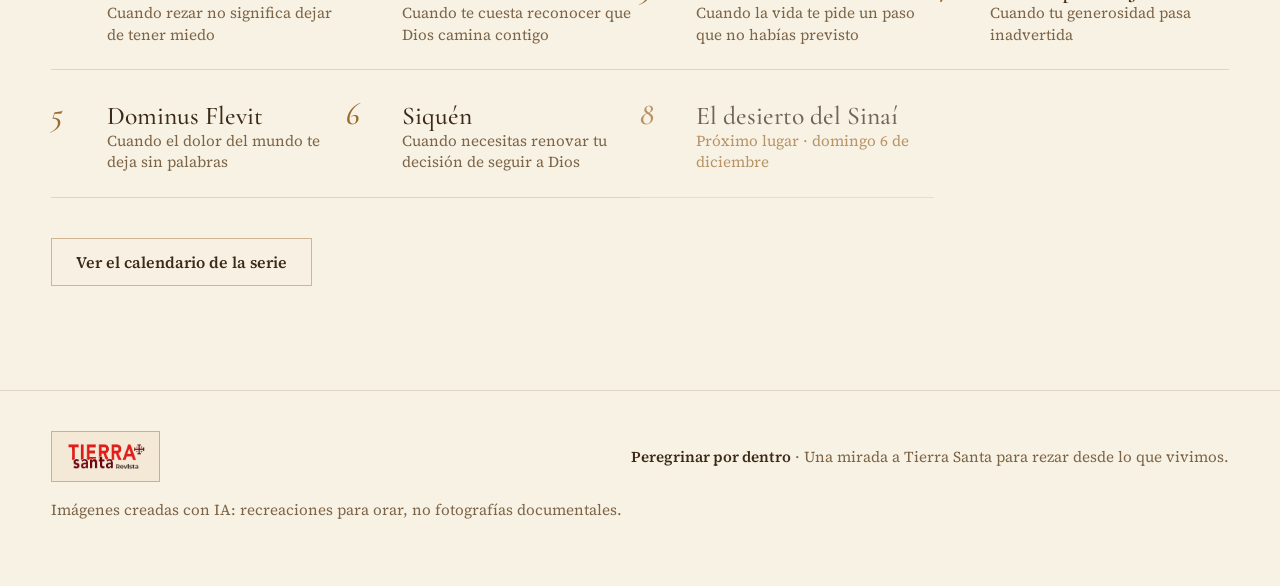
<file: sinai/index.html>
<!doctype html>
<!-- Página corta para compartir El desierto del Sinaí: trae la vista previa de WhatsApp y lleva enseguida a la web. -->
<html lang="es">
<head>
<meta charset="utf-8">
<meta name="viewport" content="width=device-width, initial-scale=1">
<title>El desierto del Sinaí · Peregrinar por dentro</title>
<meta name="description" content="¿Te da miedo la libertad y añoras lo conocido? Una breve reflexión con Israel en el desierto del Sinaí.">
<meta name="theme-color" content="#0B0A08">
<meta property="og:type" content="article">
<meta property="og:locale" content="es_ES">
<meta property="og:site_name" content="Peregrinar por dentro">
<meta property="og:title" content="El desierto del Sinaí · Cuando la libertad da miedo y añoras lo conocido">
<meta property="og:description" content="¿Te da miedo la libertad y añoras lo conocido? Una breve reflexión con Israel en el desierto del Sinaí.">
<meta property="og:url" content="https://fjpereirag.github.io/peregrinar-por-dentro/sinai/">
<meta property="og:image" content="https://fjpereirag.github.io/peregrinar-por-dentro/og-sinai.jpg">
<meta property="og:image:width" content="1200">
<meta property="og:image:height" content="630">
<meta name="twitter:card" content="summary_large_image">
<link rel="canonical" href="https://fjpereirag.github.io/peregrinar-por-dentro/?l=sinai">
<link rel="icon" href="../favicon.svg" type="image/svg+xml">
<meta http-equiv="refresh" content="0; url=../?l=sinai">
<script>location.replace('../?l=sinai' + location.hash);</script>
<style>body{margin:0;min-height:100vh;display:grid;place-items:center;background:#0B0A08;color:#F2EBDD;font:1.1rem Georgia,serif}a{color:#C9A35B}</style>
</head>
<body><p>Abriendo <a href="../?l=sinai">El desierto del Sinaí</a>…</p></body>
</html>
</file>
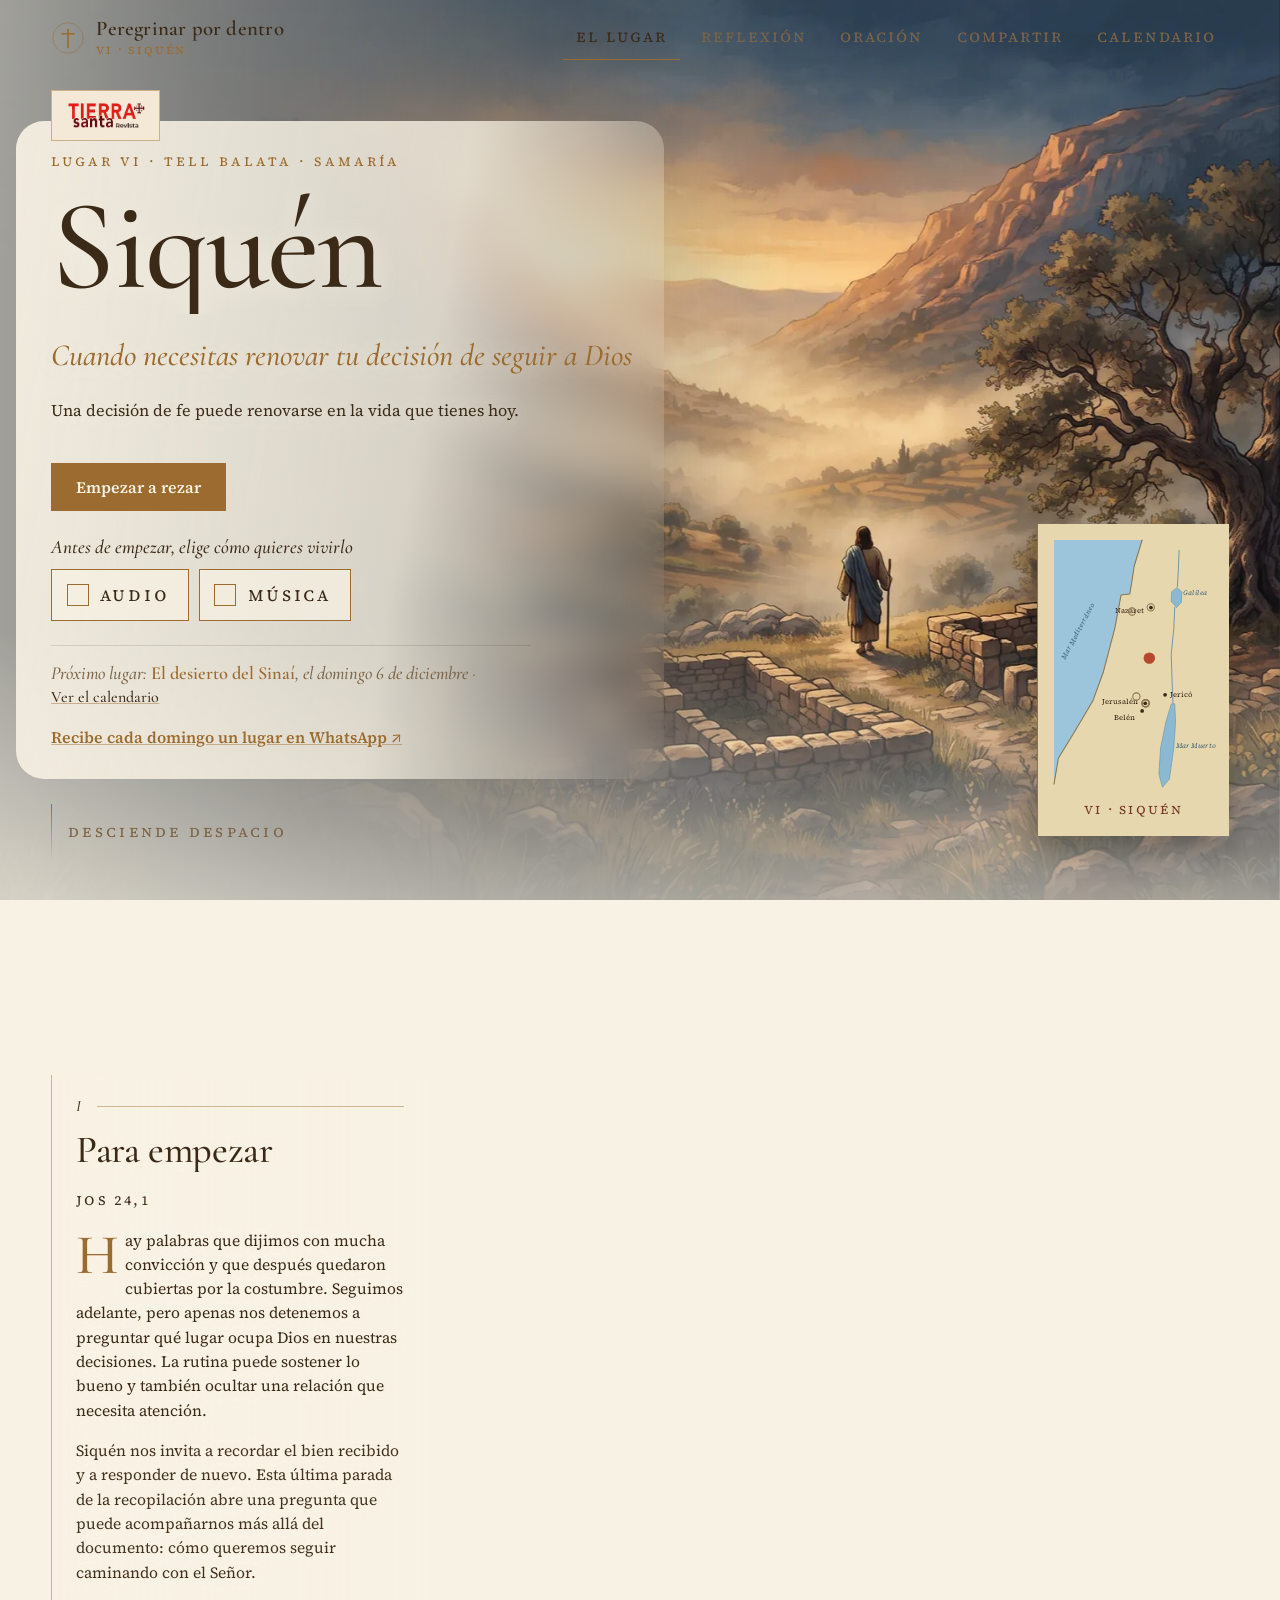
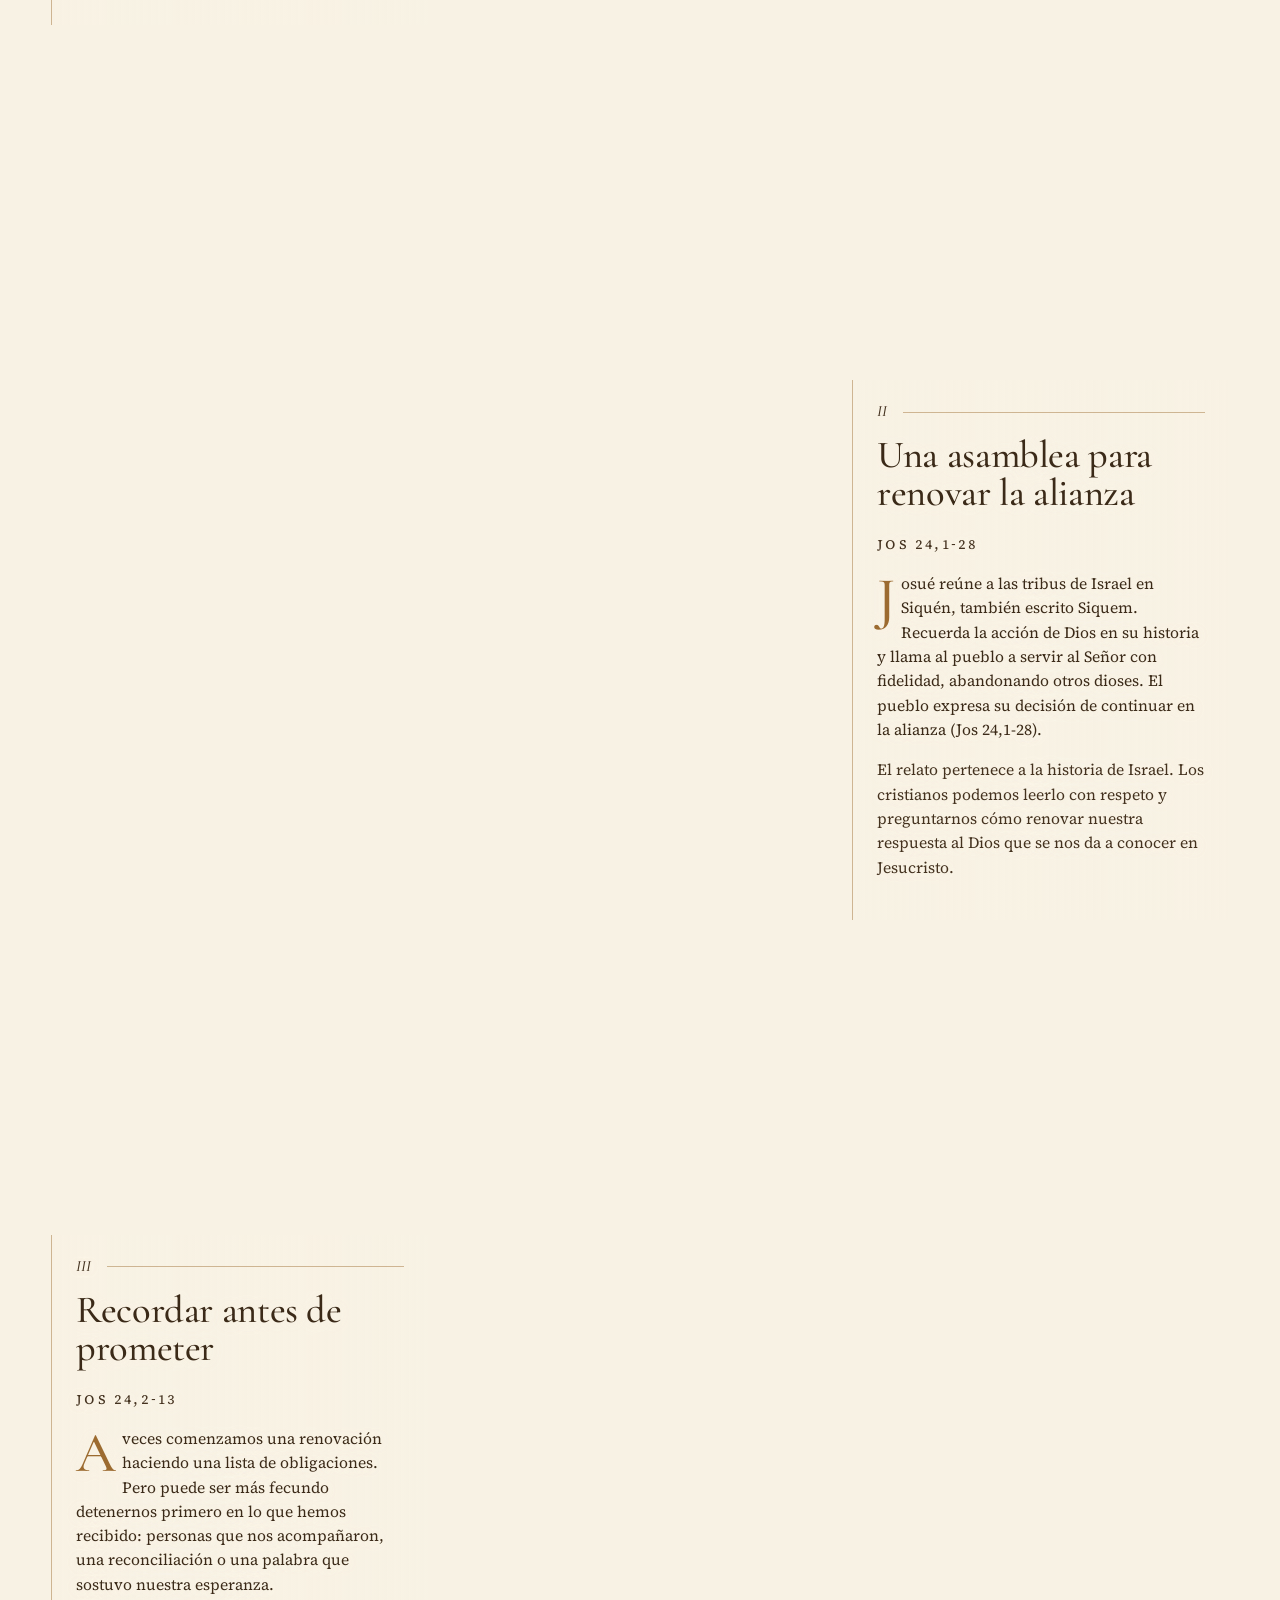
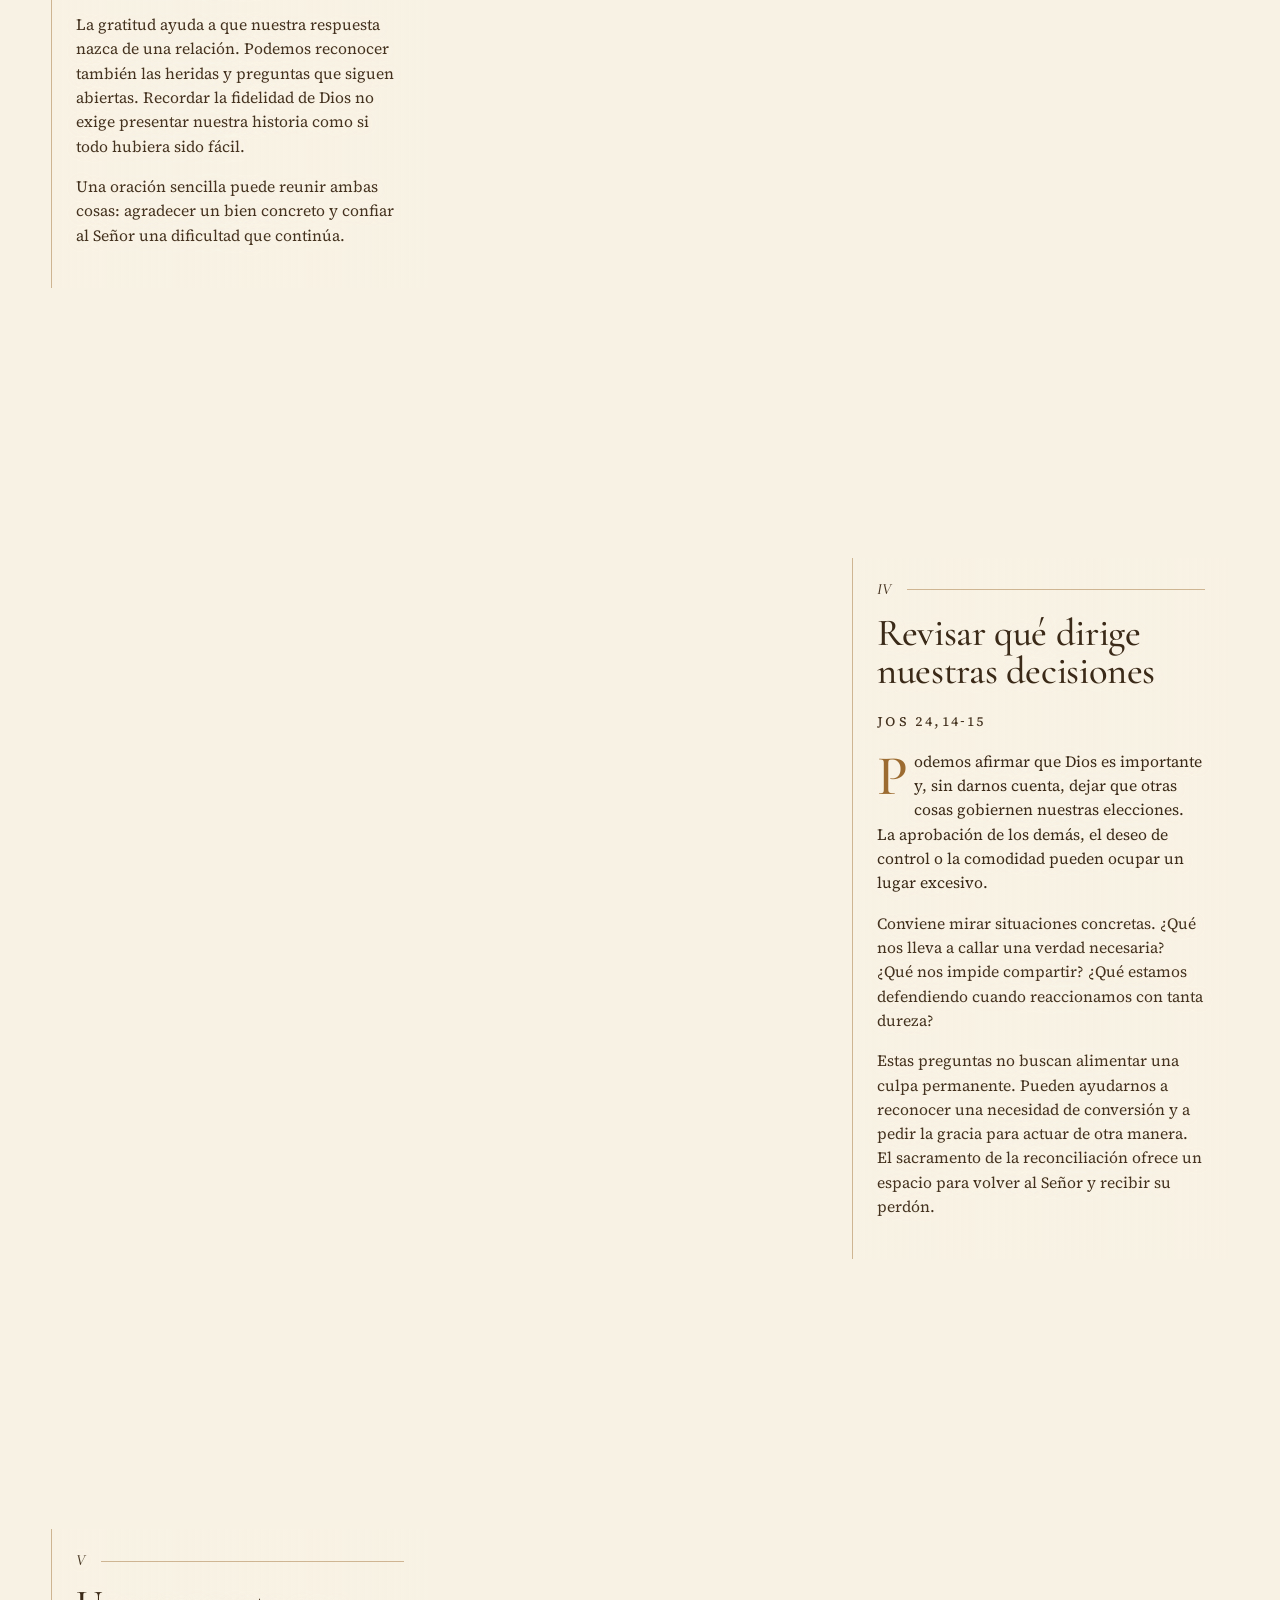
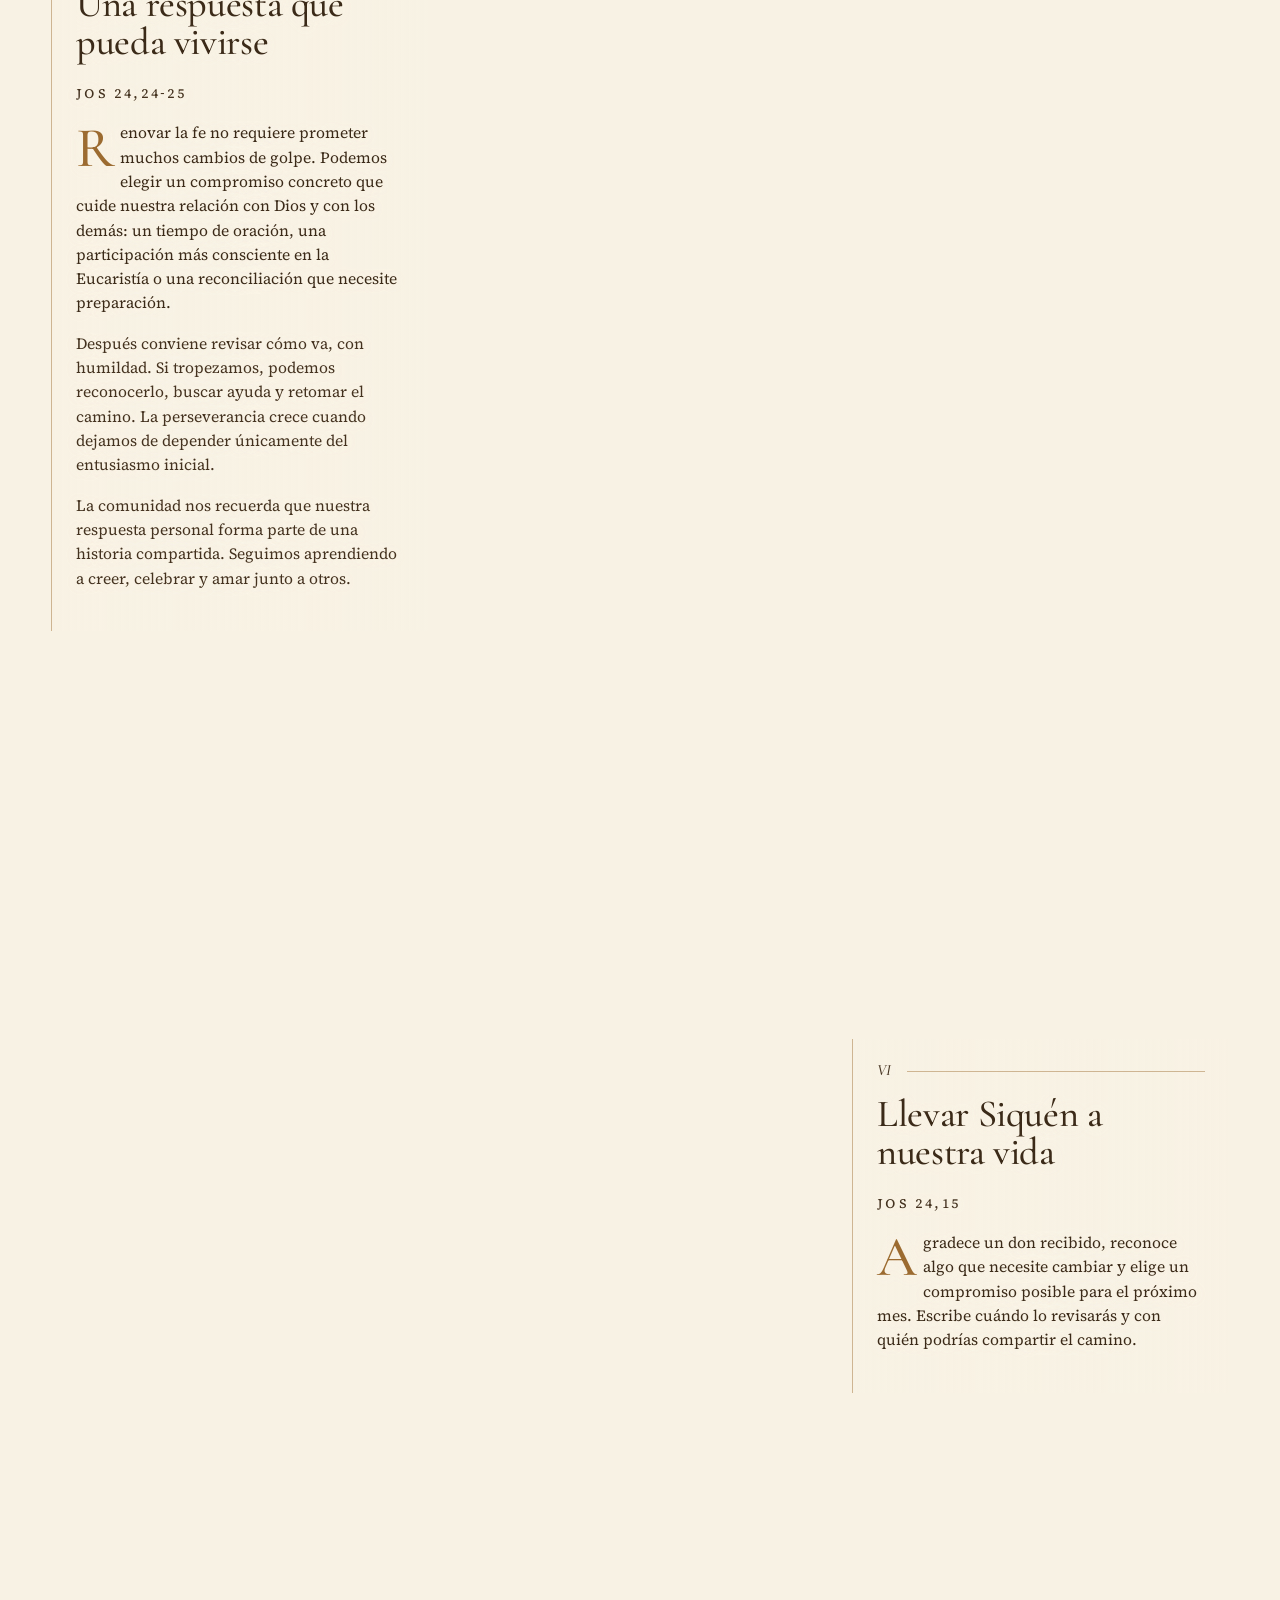
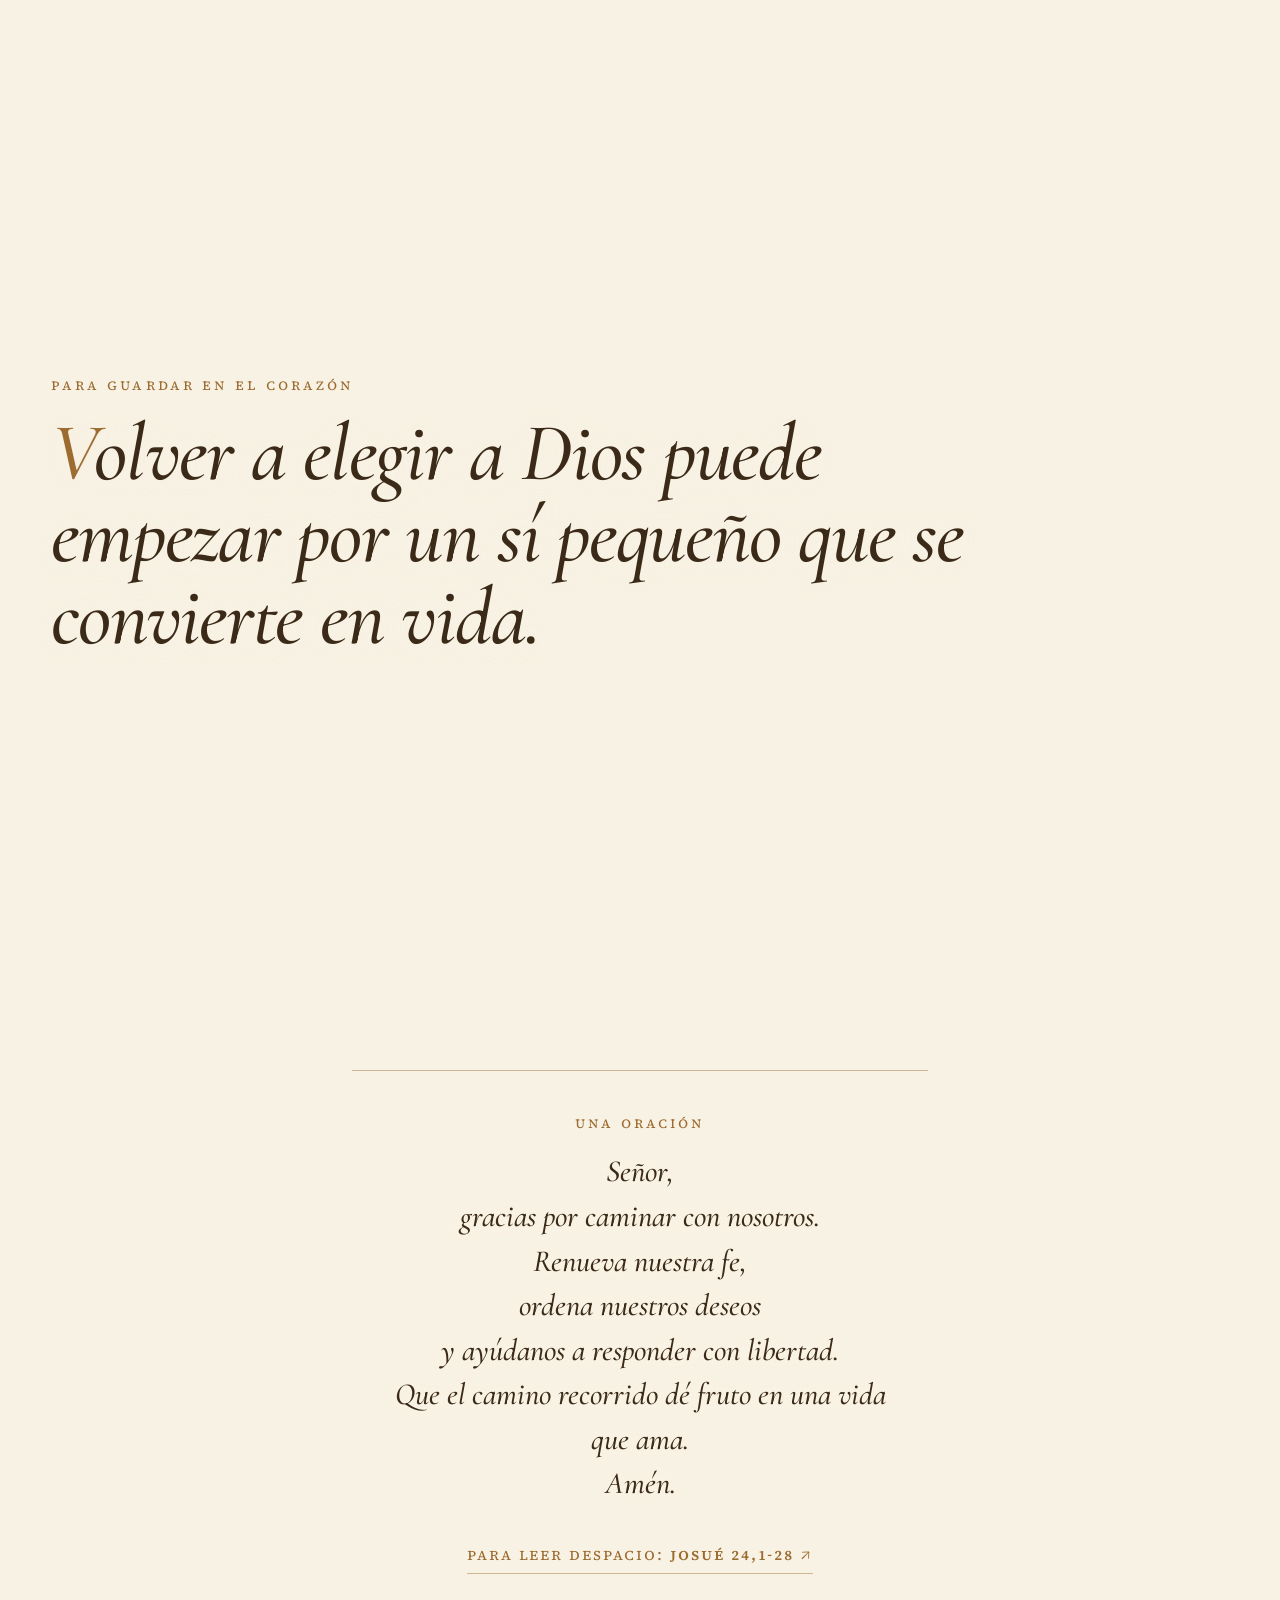
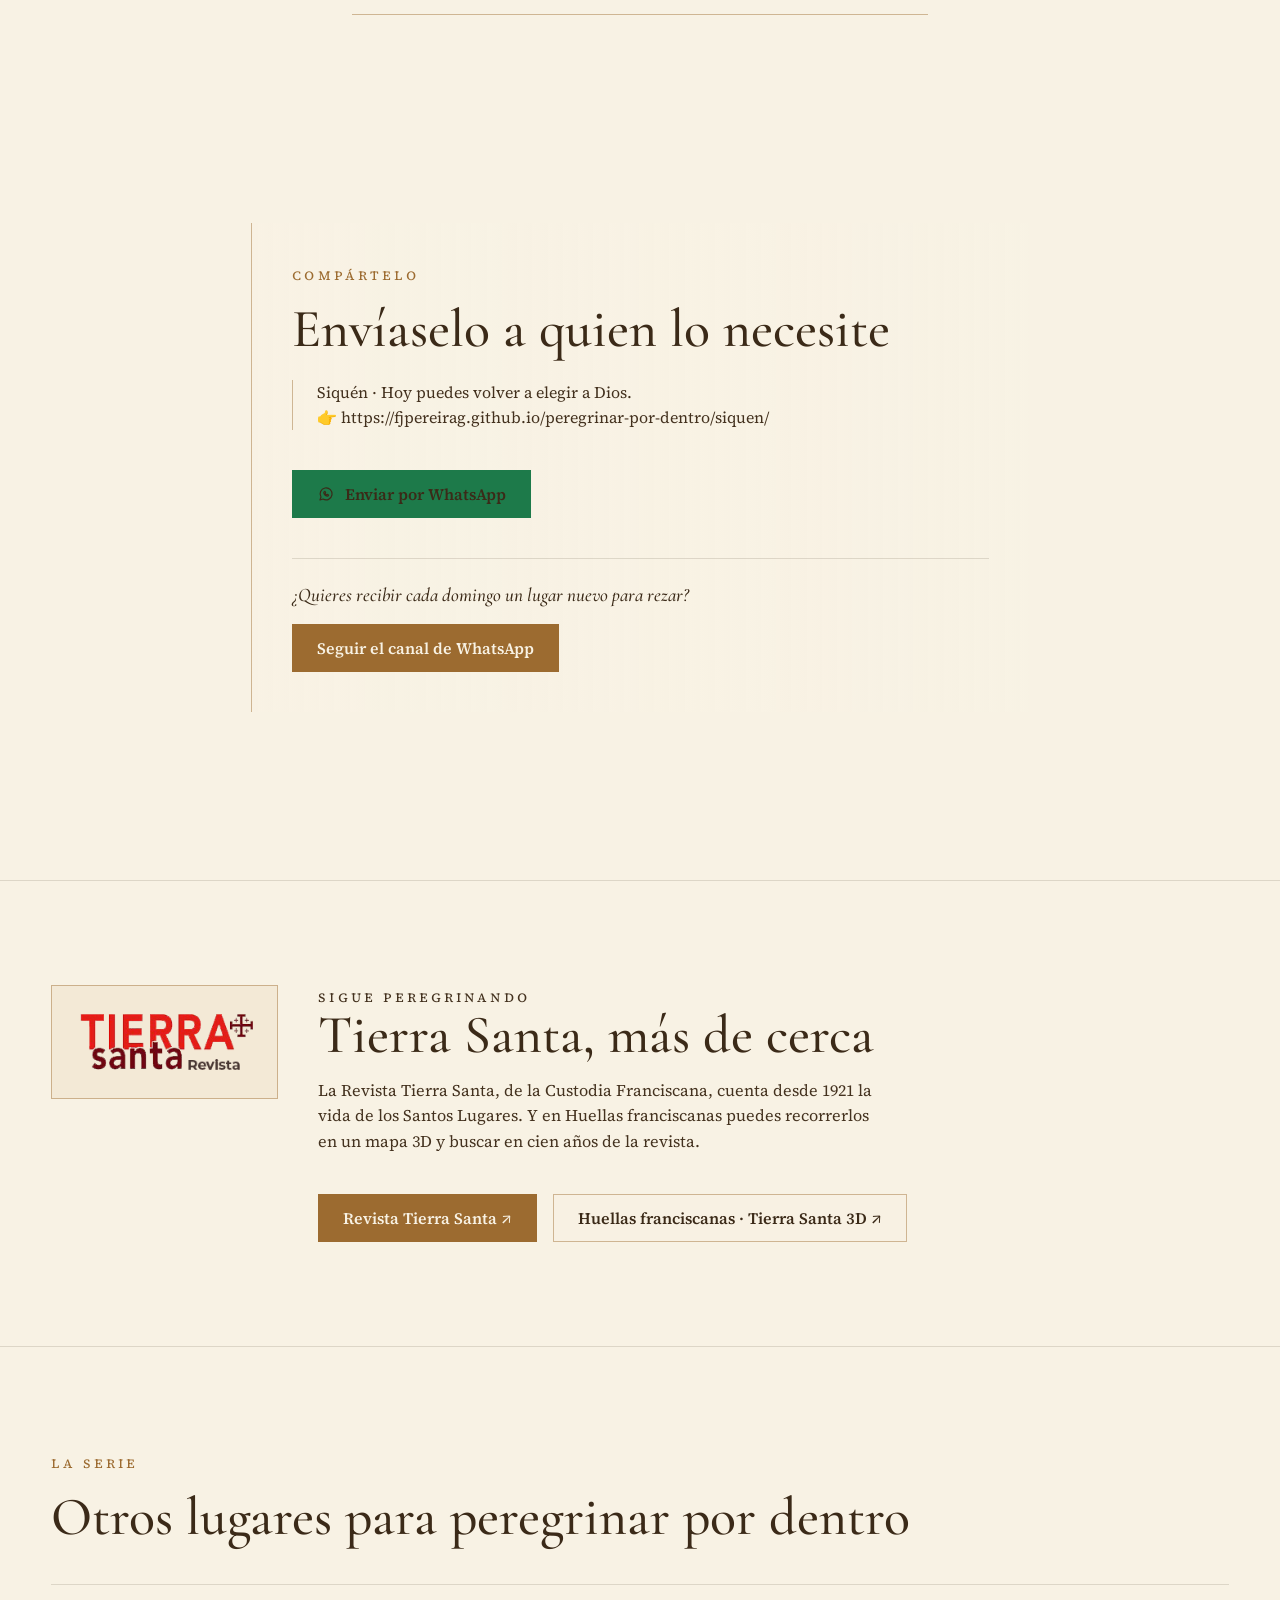
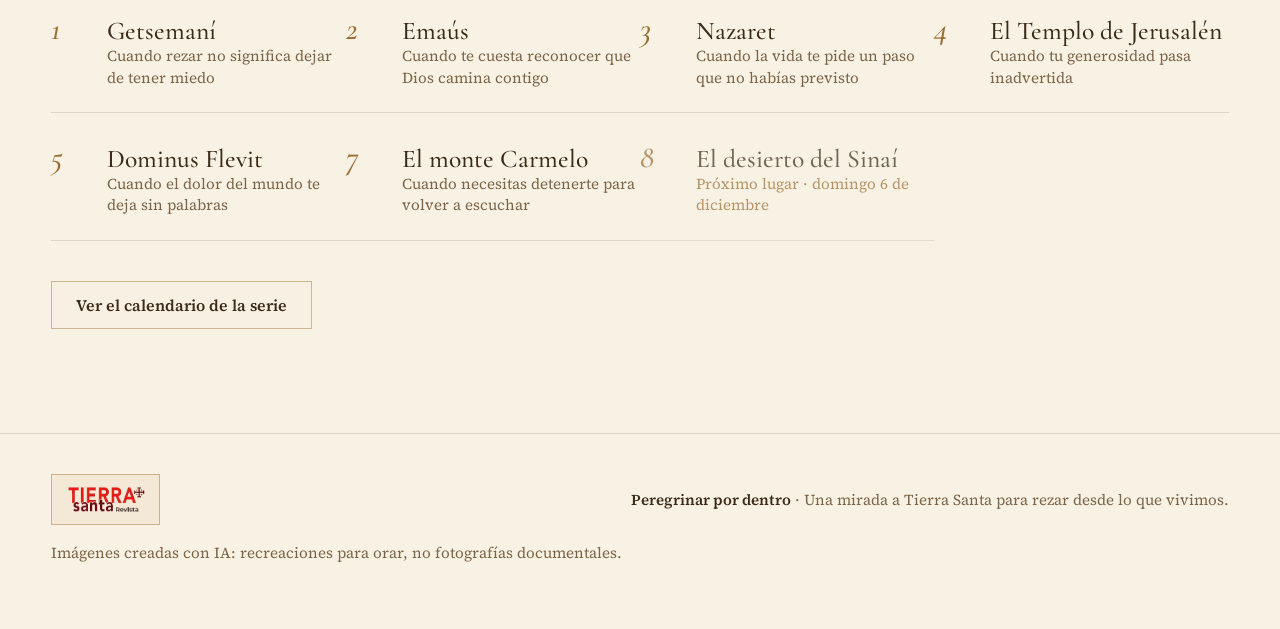
<file: siquen/index.html>
<!doctype html>
<!-- Página corta para compartir Siquén: trae la vista previa de WhatsApp y lleva enseguida a la web. -->
<html lang="es">
<head>
<meta charset="utf-8">
<meta name="viewport" content="width=device-width, initial-scale=1">
<title>Siquén · Peregrinar por dentro</title>
<meta name="description" content="¿Necesitas renovar tu decisión de seguir a Dios? Una breve reflexión desde Siquén.">
<meta name="theme-color" content="#0B0A08">
<meta property="og:type" content="article">
<meta property="og:locale" content="es_ES">
<meta property="og:site_name" content="Peregrinar por dentro">
<meta property="og:title" content="Siquén · Cuando necesitas renovar tu decisión de seguir a Dios">
<meta property="og:description" content="¿Necesitas renovar tu decisión de seguir a Dios? Una breve reflexión desde Siquén.">
<meta property="og:url" content="https://fjpereirag.github.io/peregrinar-por-dentro/siquen/">
<meta property="og:image" content="https://fjpereirag.github.io/peregrinar-por-dentro/og-siquen.jpg">
<meta property="og:image:width" content="1200">
<meta property="og:image:height" content="630">
<meta name="twitter:card" content="summary_large_image">
<link rel="canonical" href="https://fjpereirag.github.io/peregrinar-por-dentro/?l=siquen">
<link rel="icon" href="../favicon.svg" type="image/svg+xml">
<meta http-equiv="refresh" content="0; url=../?l=siquen">
<script>location.replace('../?l=siquen' + location.hash);</script>
<style>body{margin:0;min-height:100vh;display:grid;place-items:center;background:#0B0A08;color:#F2EBDD;font:1.1rem Georgia,serif}a{color:#C9A35B}</style>
</head>
<body><p>Abriendo <a href="../?l=siquen">Siquén</a>…</p></body>
</html>
</file>
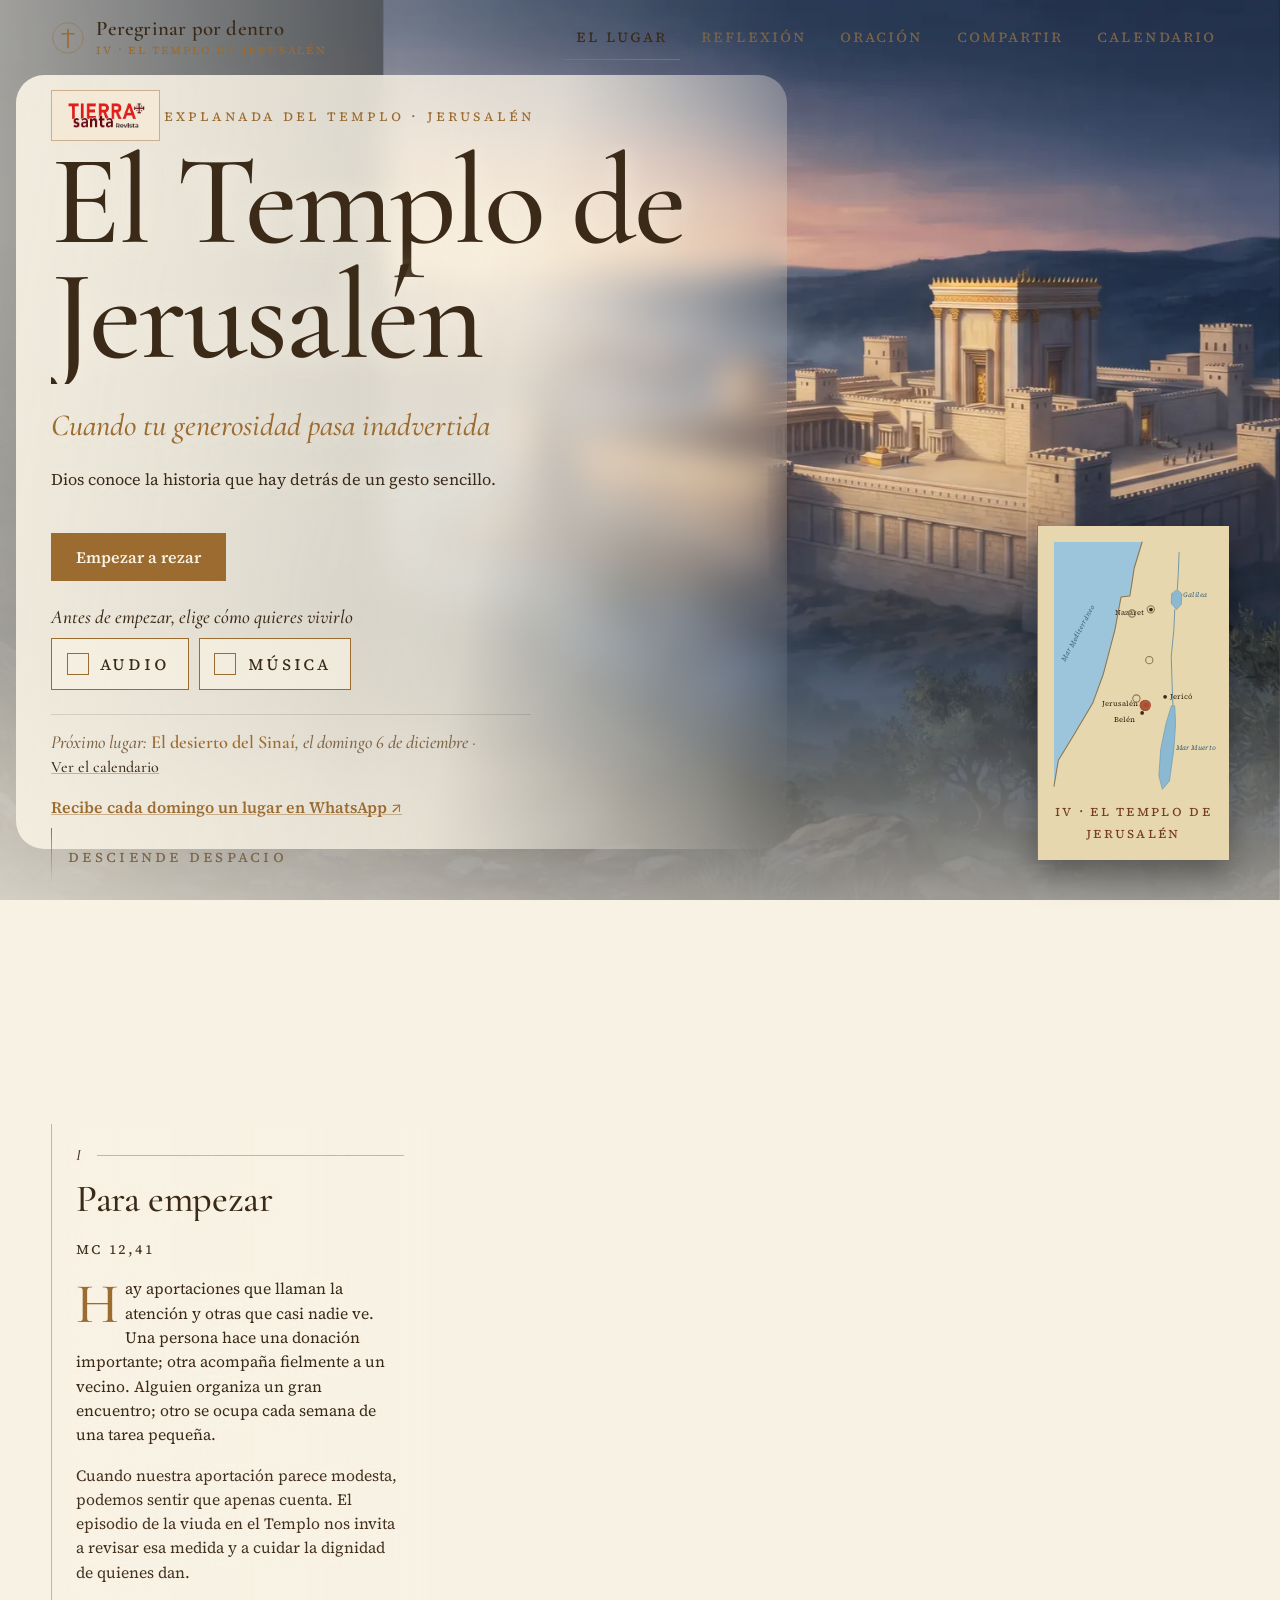
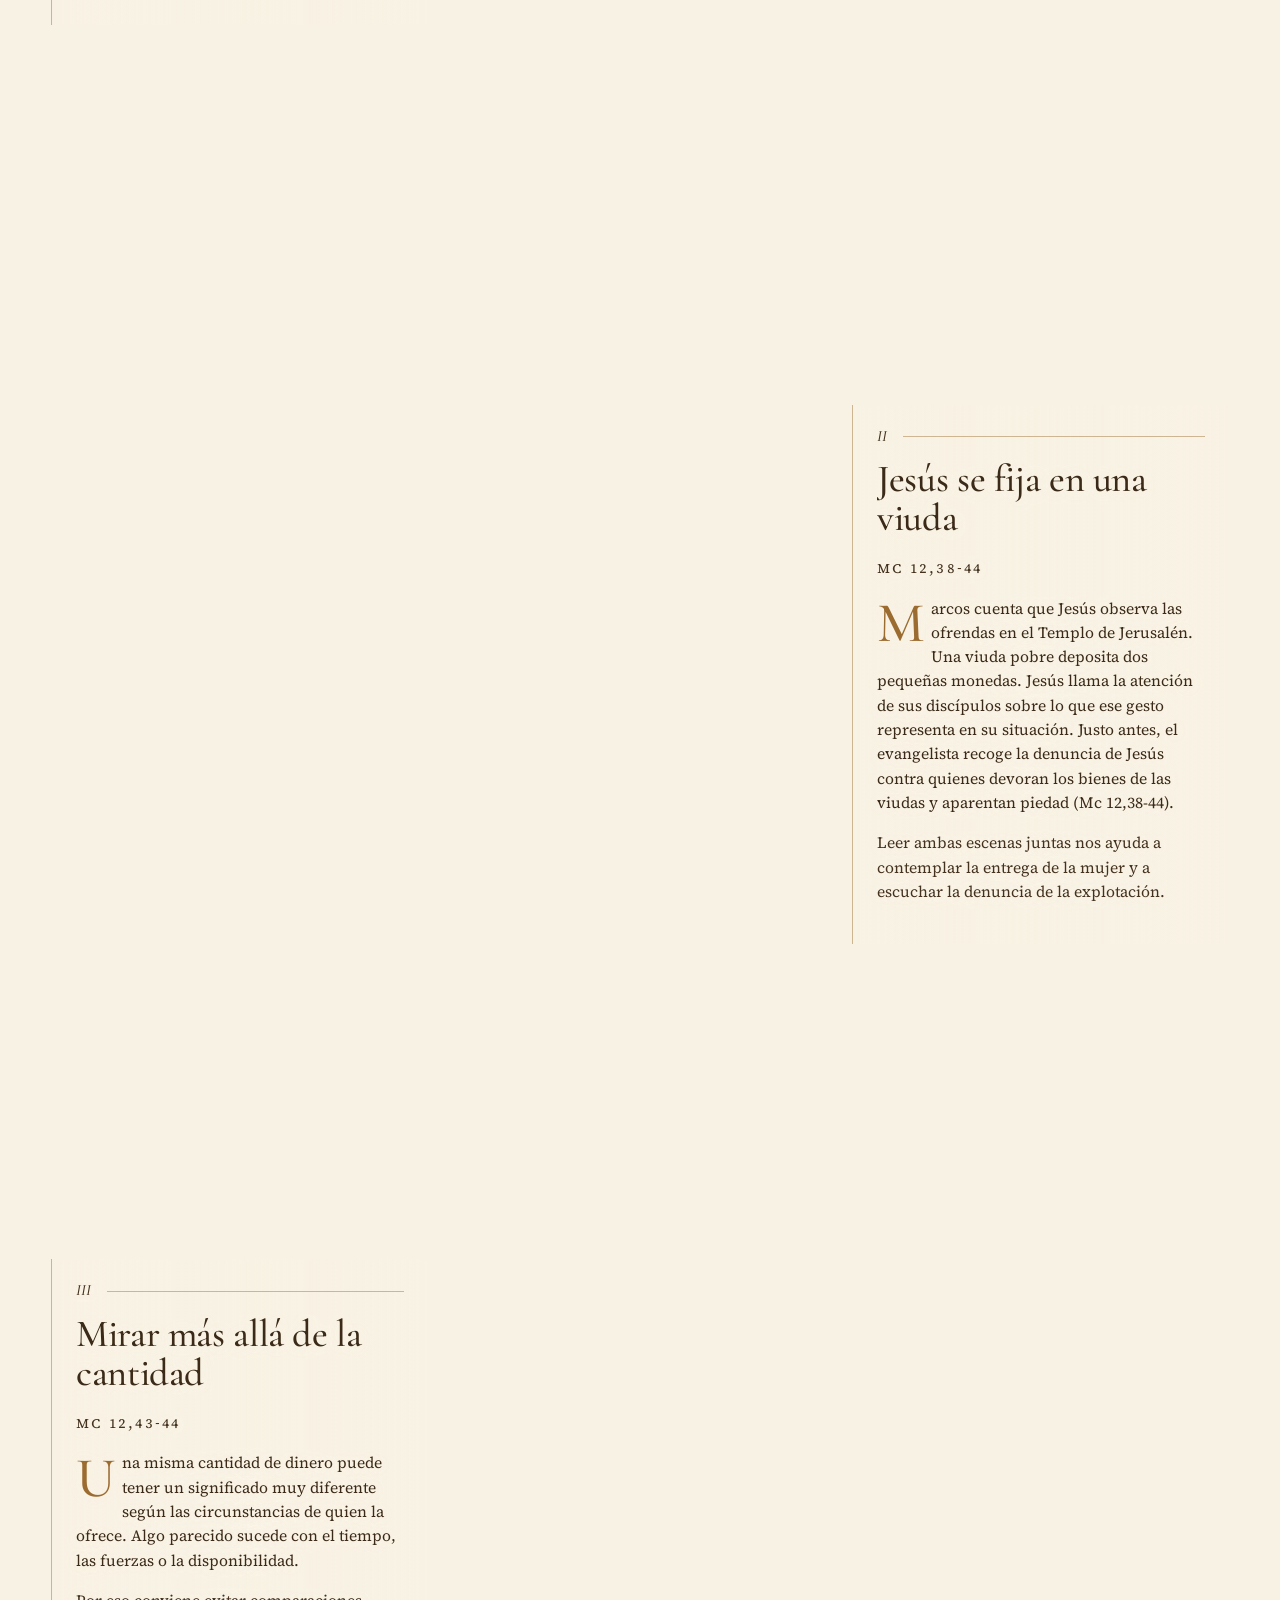
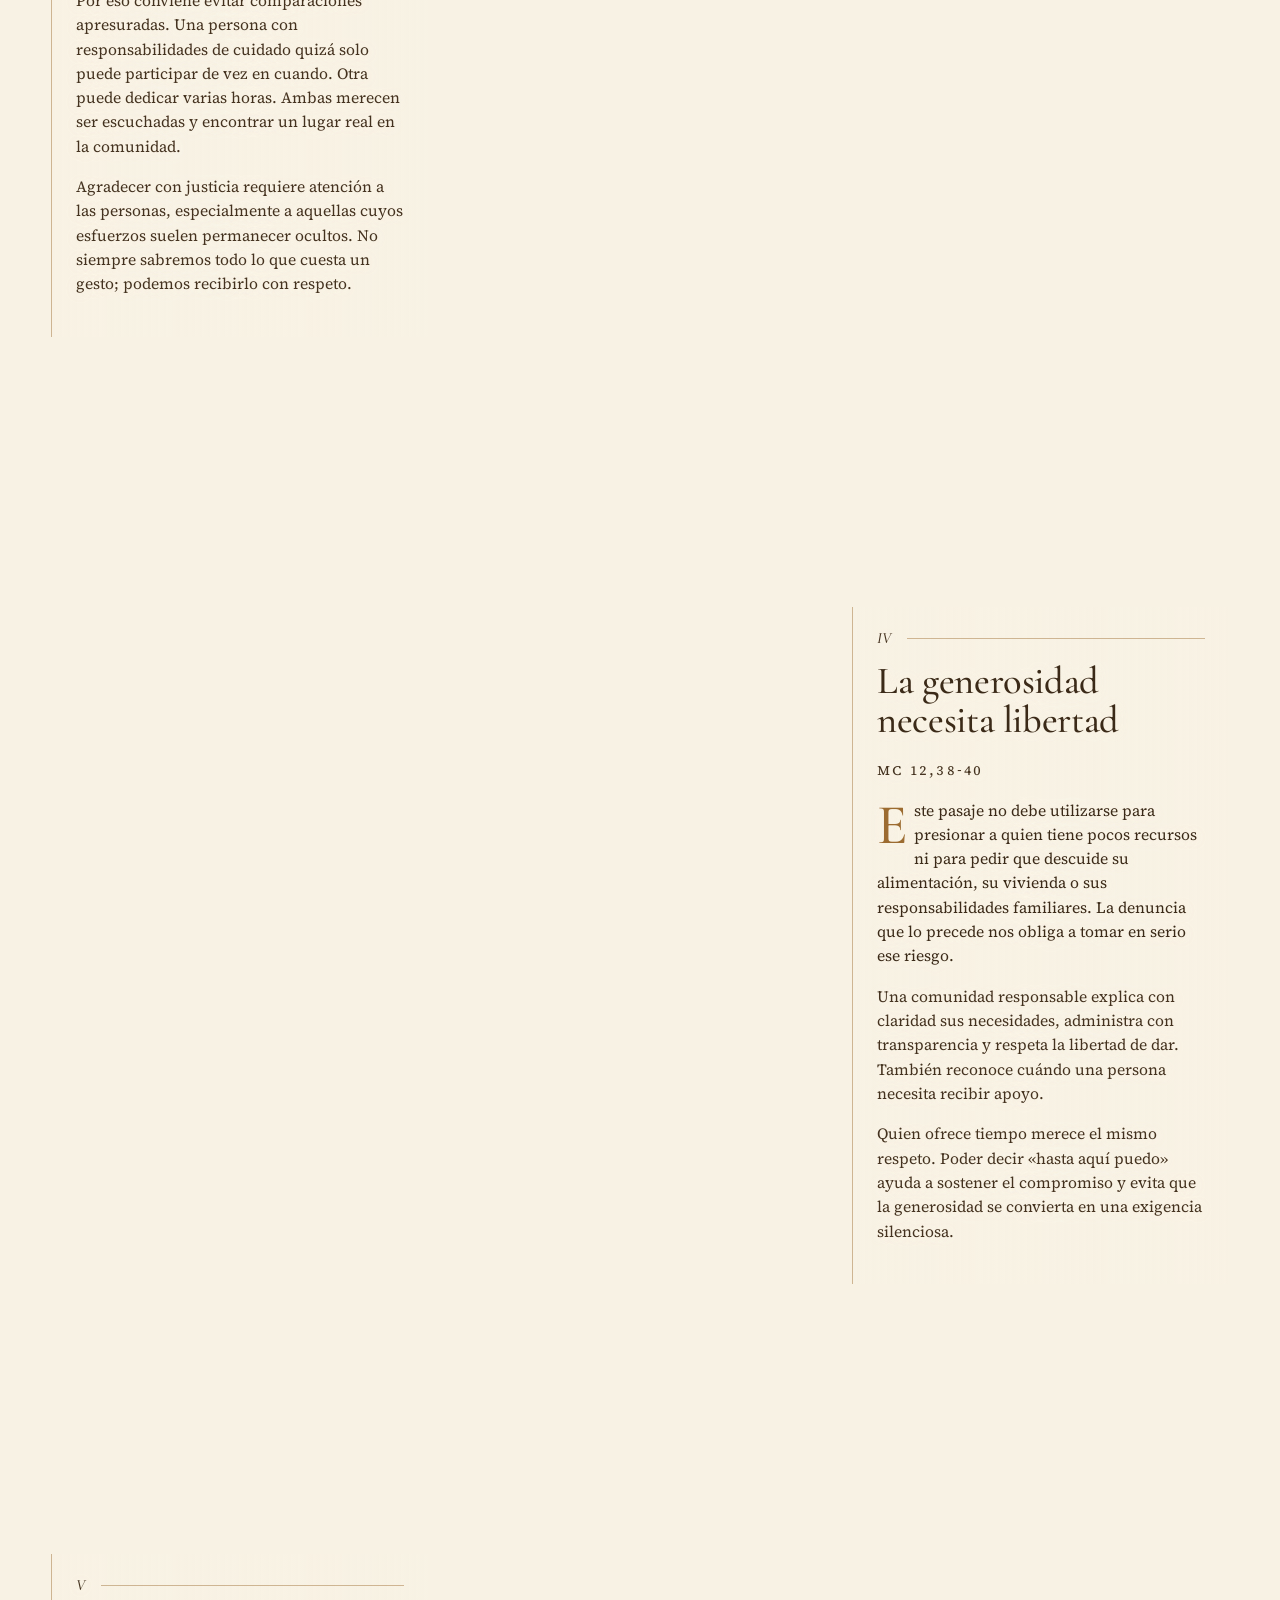
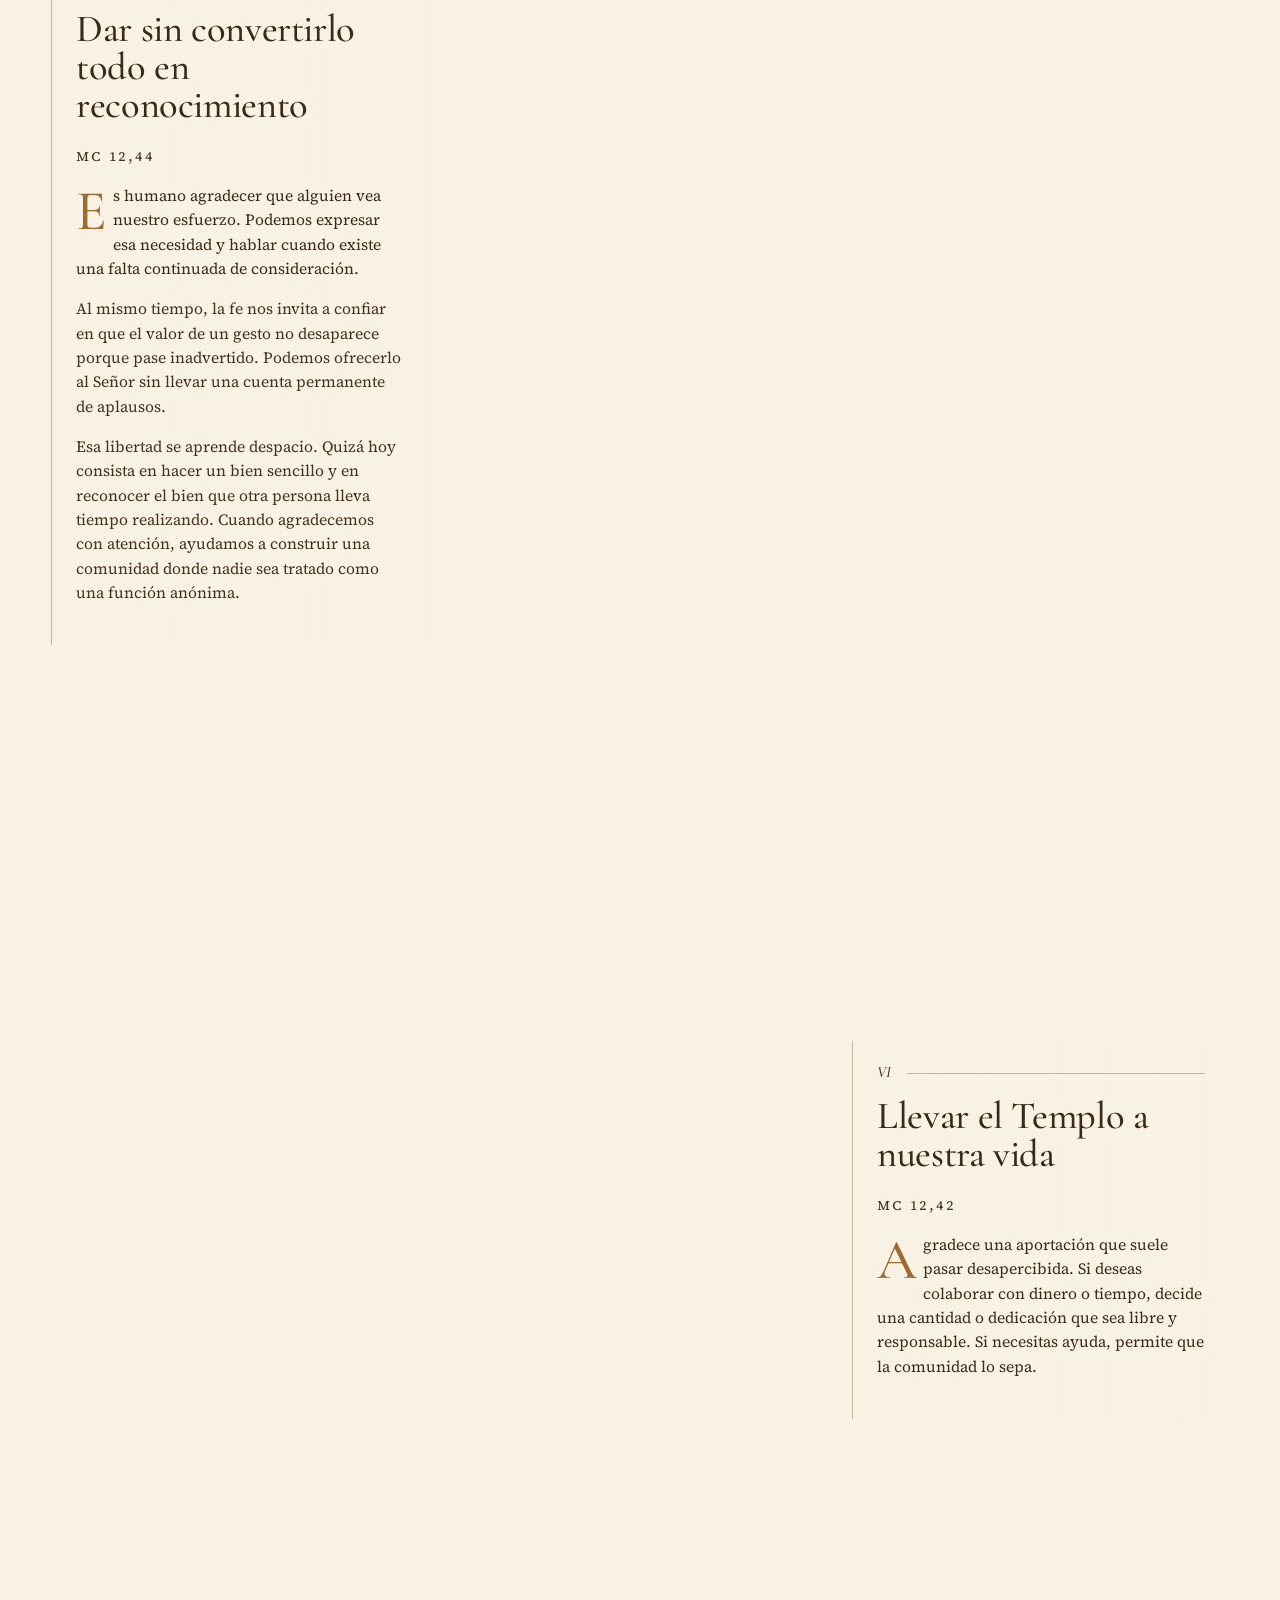
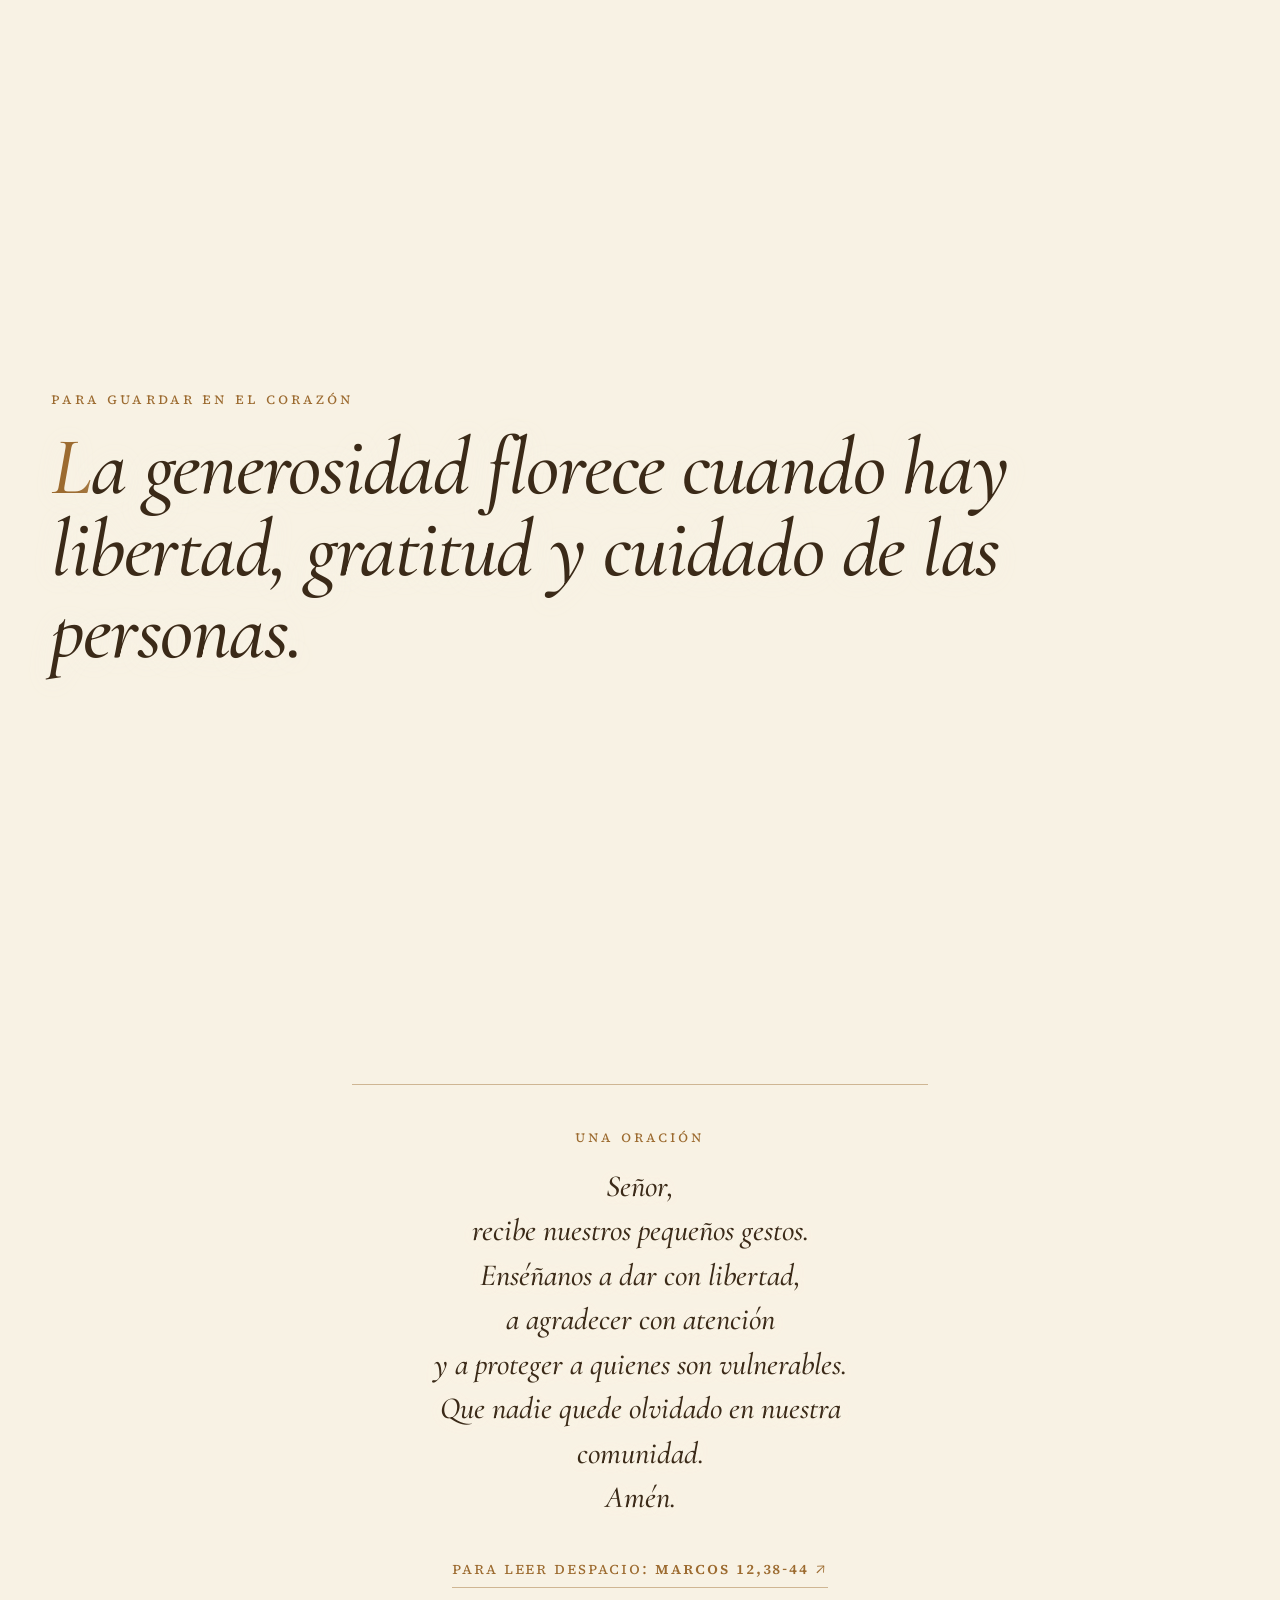
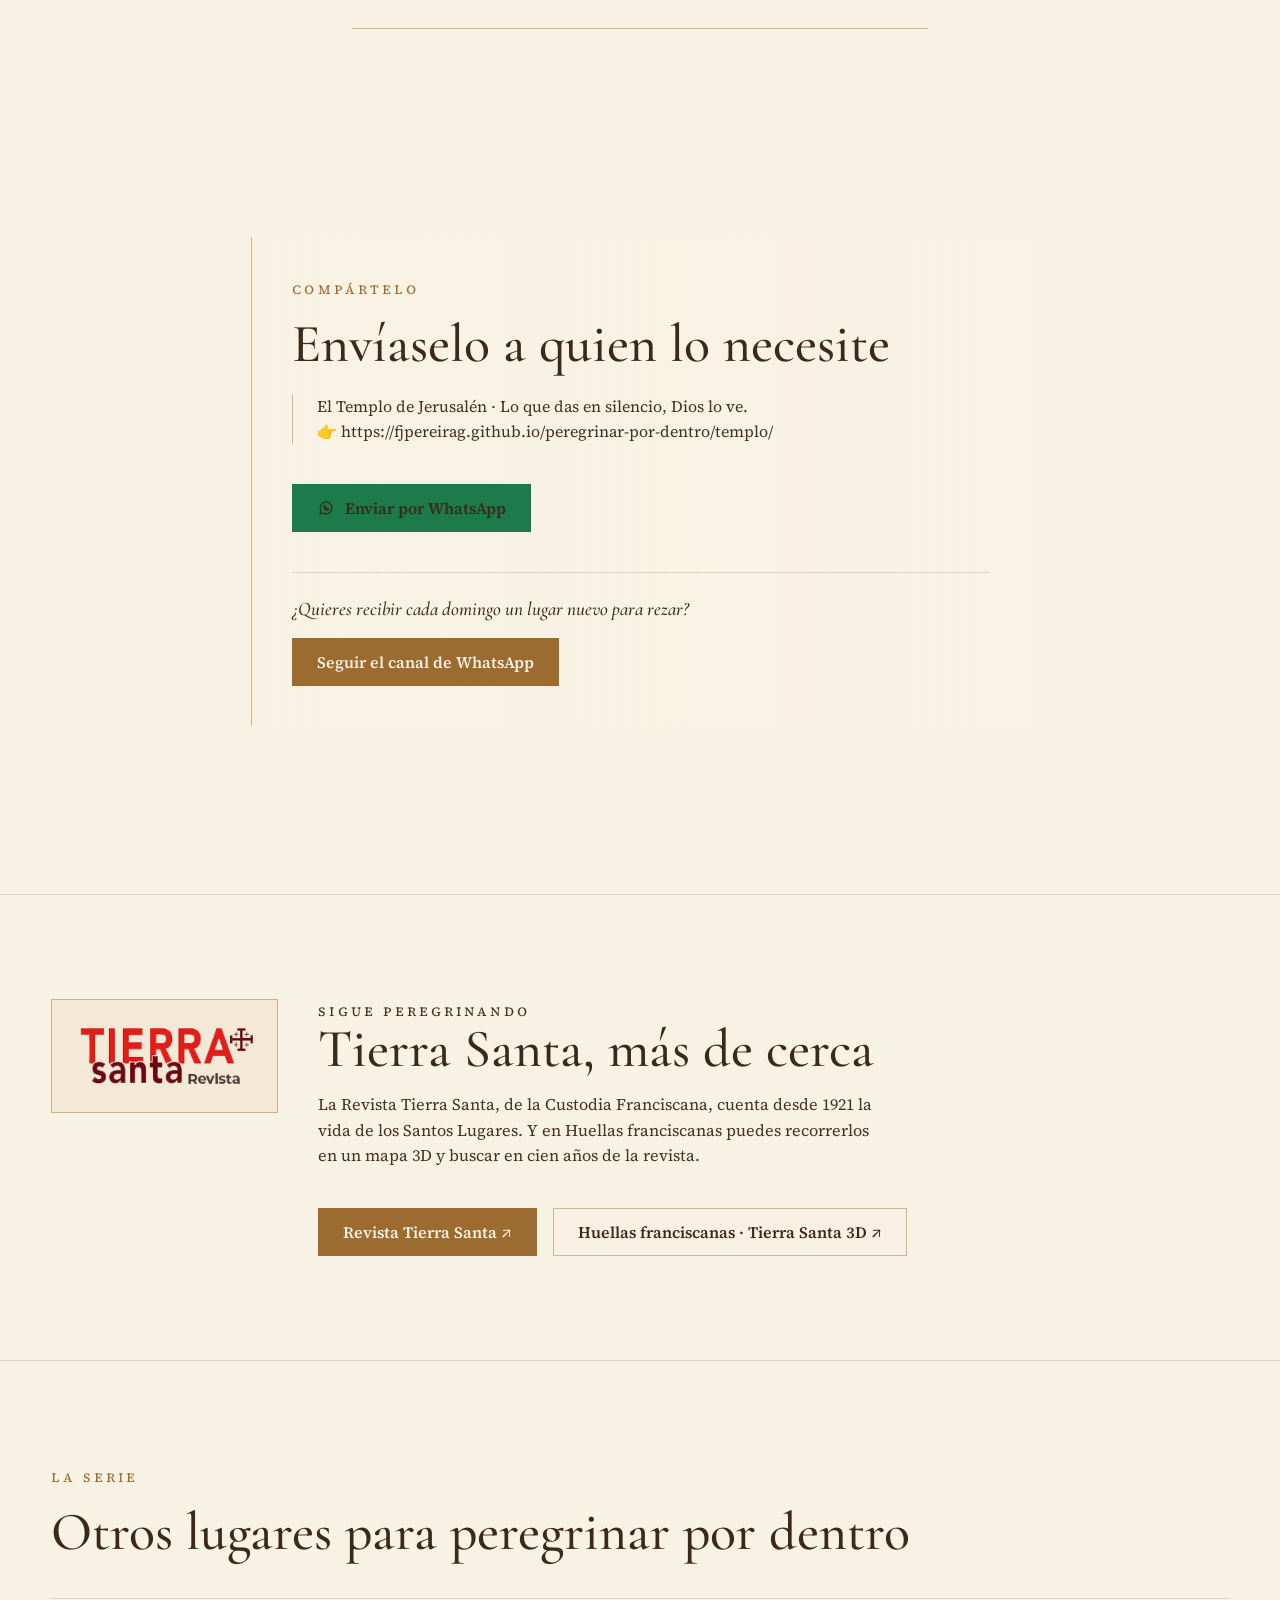
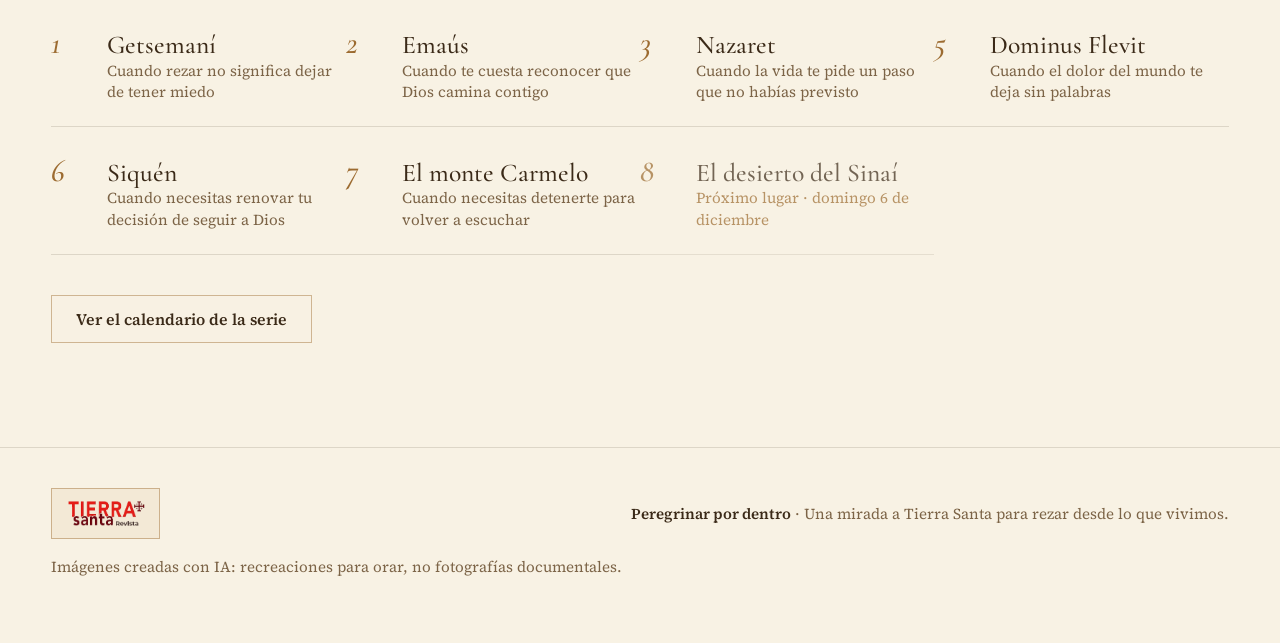
<file: templo/index.html>
<!doctype html>
<!-- Página corta para compartir El Templo de Jerusalén: trae la vista previa de WhatsApp y lleva enseguida a la web. -->
<html lang="es">
<head>
<meta charset="utf-8">
<meta name="viewport" content="width=device-width, initial-scale=1">
<title>El Templo de Jerusalén · Peregrinar por dentro</title>
<meta name="description" content="¿Sientes alguna vez que lo que das apenas cuenta? Una breve reflexión desde el Templo de Jerusalén.">
<meta name="theme-color" content="#0B0A08">
<meta property="og:type" content="article">
<meta property="og:locale" content="es_ES">
<meta property="og:site_name" content="Peregrinar por dentro">
<meta property="og:title" content="El Templo de Jerusalén · Cuando tu generosidad pasa inadvertida">
<meta property="og:description" content="¿Sientes alguna vez que lo que das apenas cuenta? Una breve reflexión desde el Templo de Jerusalén.">
<meta property="og:url" content="https://fjpereirag.github.io/peregrinar-por-dentro/templo/">
<meta property="og:image" content="https://fjpereirag.github.io/peregrinar-por-dentro/og-templo.jpg">
<meta property="og:image:width" content="1200">
<meta property="og:image:height" content="630">
<meta name="twitter:card" content="summary_large_image">
<link rel="canonical" href="https://fjpereirag.github.io/peregrinar-por-dentro/?l=templo">
<link rel="icon" href="../favicon.svg" type="image/svg+xml">
<meta http-equiv="refresh" content="0; url=../?l=templo">
<script>location.replace('../?l=templo' + location.hash);</script>
<style>body{margin:0;min-height:100vh;display:grid;place-items:center;background:#0B0A08;color:#F2EBDD;font:1.1rem Georgia,serif}a{color:#C9A35B}</style>
</head>
<body><p>Abriendo <a href="../?l=templo">El Templo de Jerusalén</a>…</p></body>
</html>
</file>
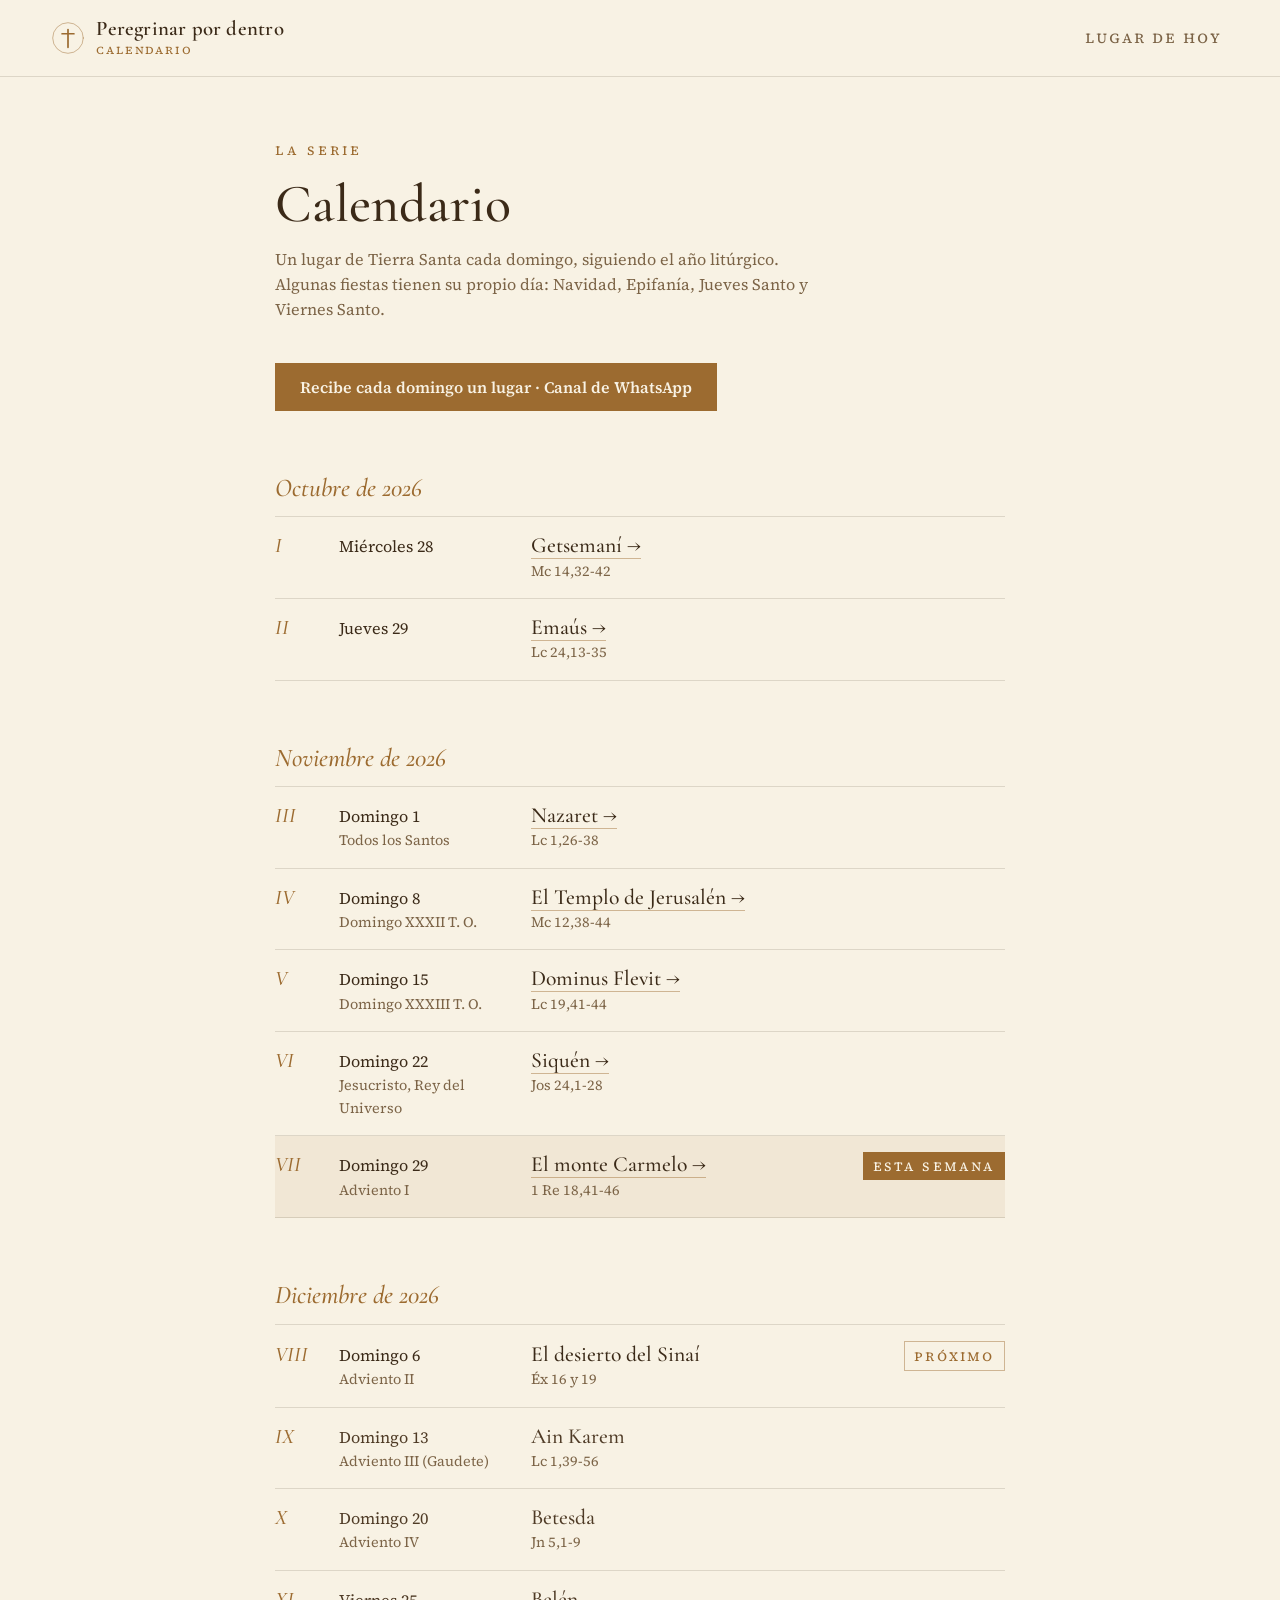
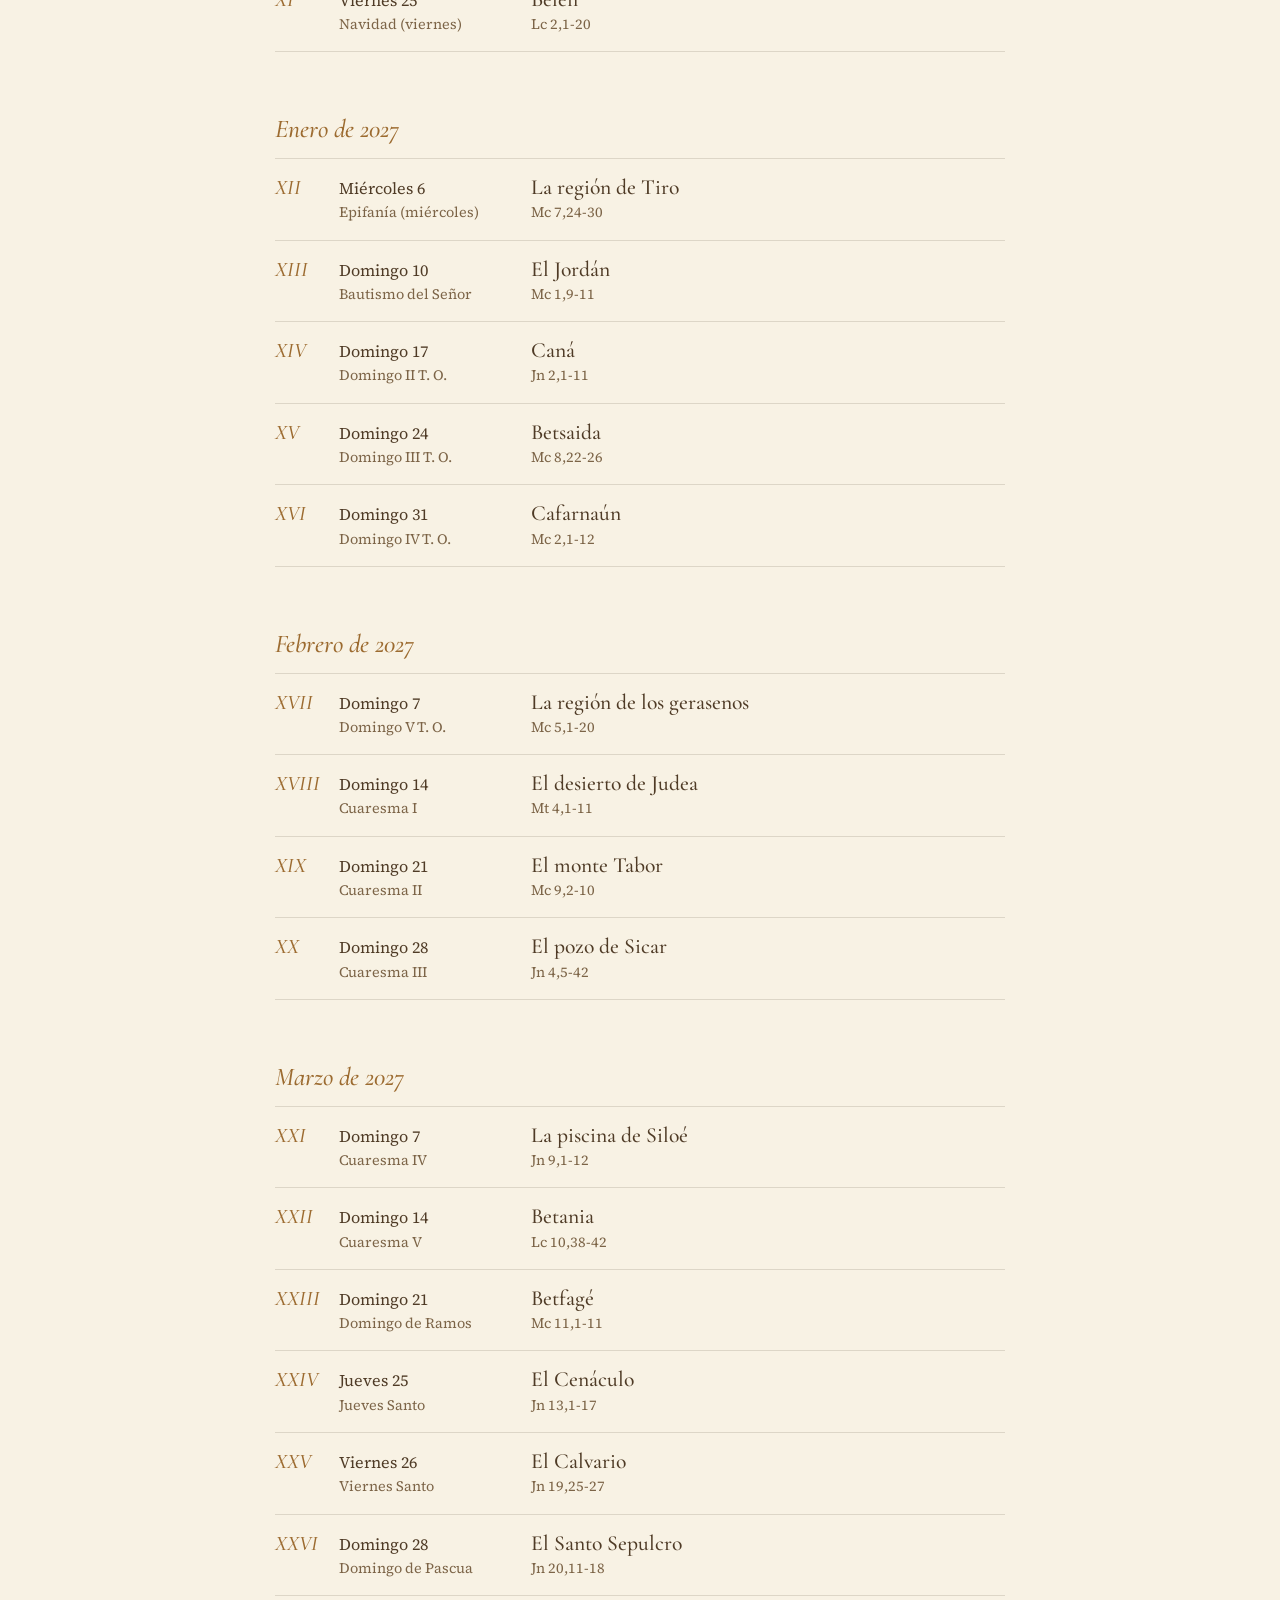
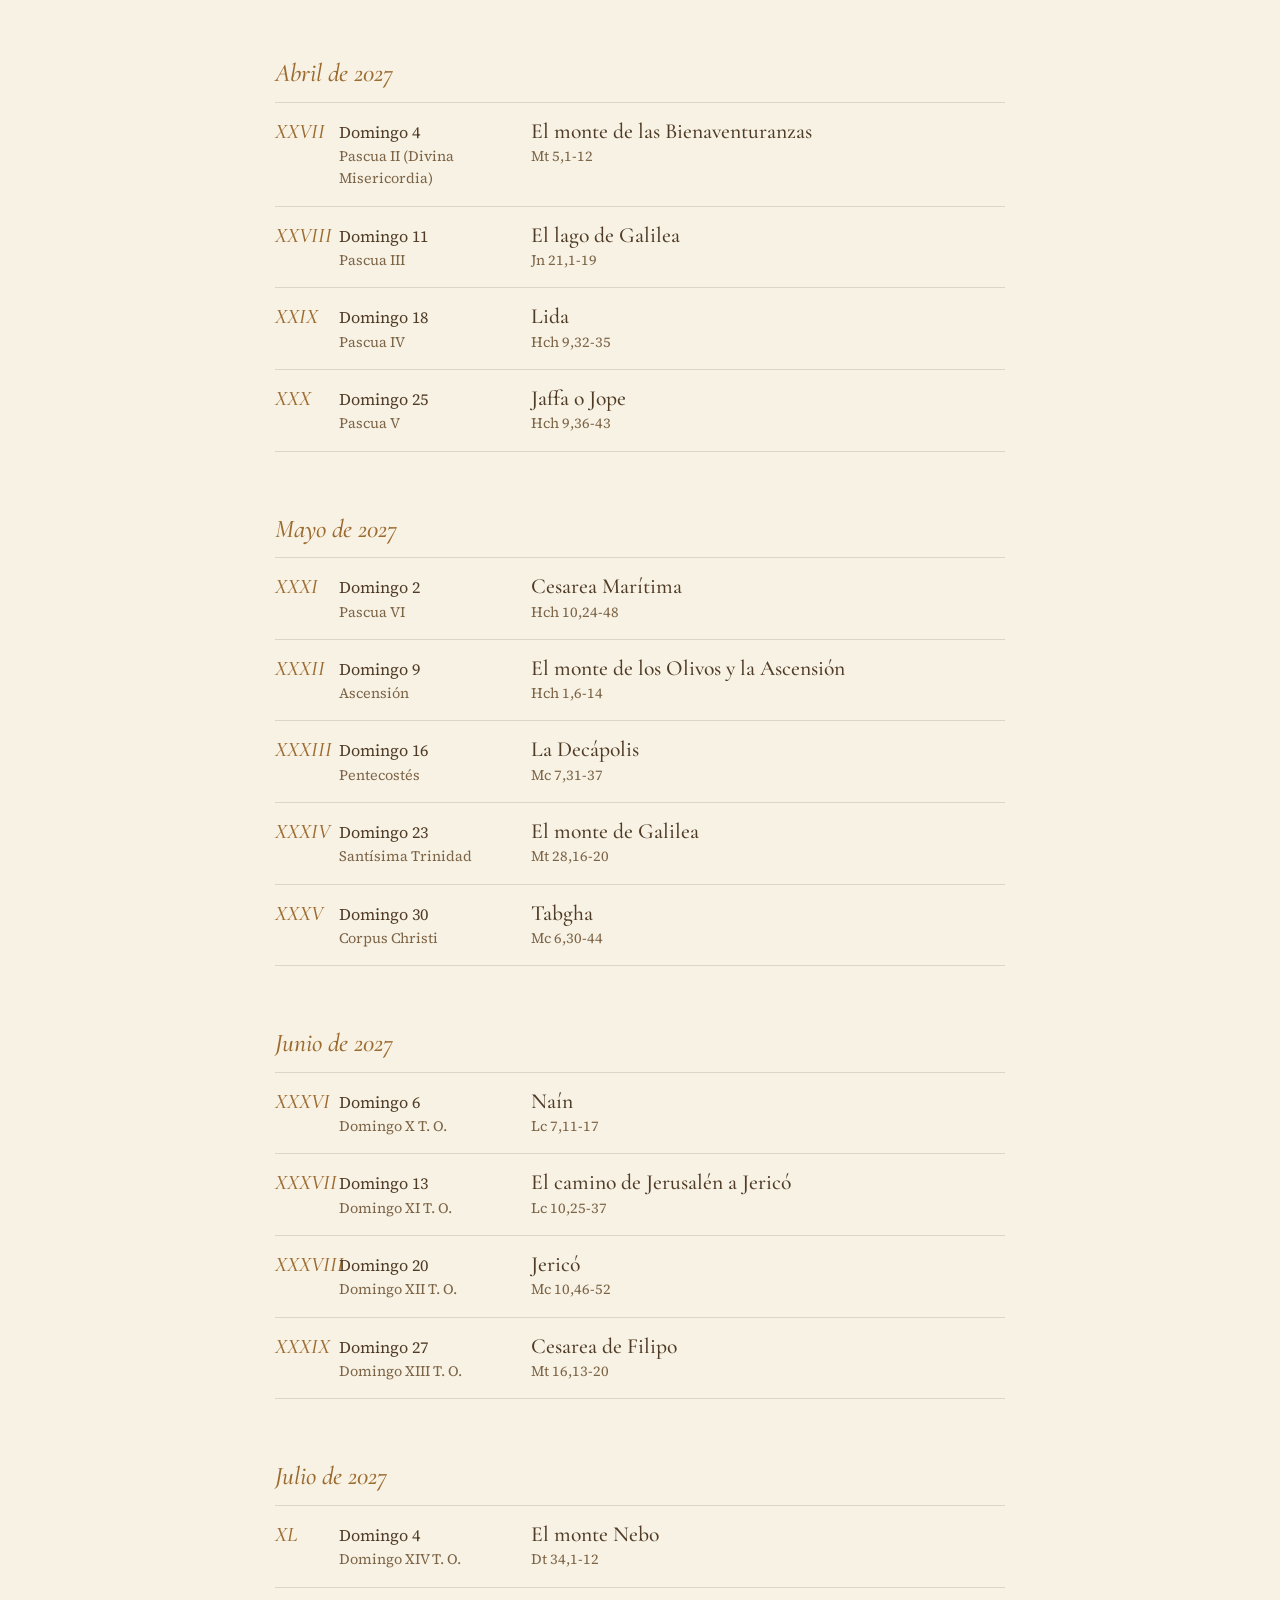
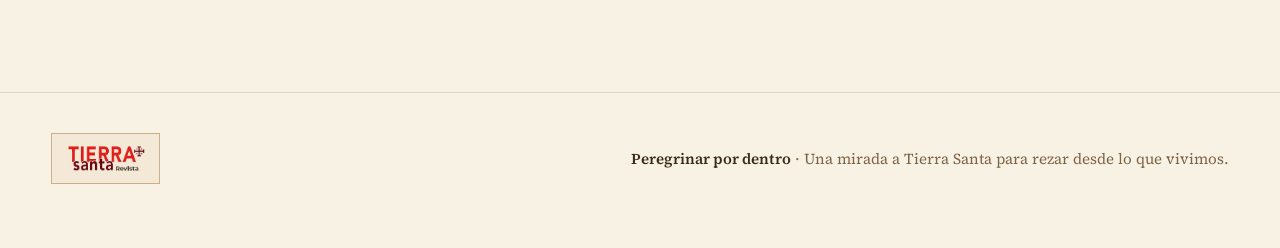
<file: calendario.html>
<!doctype html>
<html lang="es" data-variant="pastoral">
<head>
<meta charset="utf-8">
<meta name="viewport" content="width=device-width, initial-scale=1, viewport-fit=cover">
<title>Calendario · Peregrinar por dentro</title>
<meta name="description" content="Los lugares de la serie Peregrinar por dentro y el día en que sale cada uno, siguiendo el año litúrgico.">
<meta name="theme-color" content="#0B0A08">
<meta property="og:type" content="website">
<meta property="og:locale" content="es_ES">
<meta property="og:site_name" content="Peregrinar por dentro">
<meta property="og:title" content="Calendario · Peregrinar por dentro">
<meta property="og:description" content="Un lugar de Tierra Santa cada domingo, siguiendo el año litúrgico.">
<meta property="og:image" content="https://fjpereirag.github.io/peregrinar-por-dentro/og.jpg">
<link rel="icon" href="favicon.svg" type="image/svg+xml">
<link rel="preconnect" href="https://fonts.googleapis.com">
<link rel="preconnect" href="https://fonts.gstatic.com" crossorigin>
<link href="https://fonts.googleapis.com/css2?family=Cormorant+Garamond:ital,wght@0,500;0,600;1,500&family=Source+Serif+4:ital,opsz,wght@0,8..60,400;0,8..60,600;1,8..60,400&display=swap" rel="stylesheet">
<link rel="stylesheet" href="estilo.css?v=26">
</head>
<body class="pagina-calendario">
<header class="cabecera solida">
  <a class="marca" href="./" aria-label="Peregrinar por dentro · lugar de hoy">
    <svg viewBox="0 0 40 40" class="marca-ic" aria-hidden="true"><circle cx="20" cy="20" r="18"/><path d="M20 10v21M13 15h14"/></svg>
    <span><b>Peregrinar por dentro</b><small>Calendario</small></span>
  </a>
  <nav class="menu menu-fijo" aria-label="Páginas">
    <a href="./">Lugar de hoy</a>
  </nav>
</header>

<main class="calendario" id="contenido">
  <p class="antetitulo">La serie</p>
  <h1>Calendario</h1>
  <p class="cal-intro">Un lugar de Tierra Santa cada domingo, siguiendo el año litúrgico. Algunas fiestas tienen su propio día: Navidad, Epifanía, Jueves Santo y Viernes Santo.</p>
  <p class="suscribir suscribir-cal" hidden><a class="btn oro btn-canal" target="_blank" rel="noopener">Recibe cada domingo un lugar · Canal de WhatsApp</a></p>
  <div id="calLista"></div>
</main>

<footer class="pie">
  <a class="sello sello-pie" href="https://revistatierrasanta.com/" target="_blank" rel="noopener"><img src="logo-revista-tierra-santa.png" width="225" height="98" alt="Revista Tierra Santa"></a>
  <p><b>Peregrinar por dentro</b> · Una mirada a Tierra Santa para rezar desde lo que vivimos.</p>
</footer>

<script src="ajustes.js?v=2"></script>
<script src="lugares.js?v=18"></script>
<script src="calendario.js?v=1"></script>
<script>
(function () {
  const esc = s => String(s ?? '').replace(/[&<>"']/g, c => ({ '&': '&amp;', '<': '&lt;', '>': '&gt;', '"': '&quot;', "'": '&#39;' }[c]));
  const d = new Date();
  const hoy = `${d.getFullYear()}-${String(d.getMonth() + 1).padStart(2, '0')}-${String(d.getDate()).padStart(2, '0')}`;
  const LUG = window.LUGARES || [];
  // la fecha que manda es la de lugares.js (si el lugar ya está preparado); si no, la del calendario
  const filas = (window.CALENDARIO || []).map(c => {
    const l = c.id && LUG.find(x => x.id === c.id);
    return { ...c, fecha: (l && l.publicar) || c.fecha, listo: !!l, activo: !l || l.activo !== false };
  }).sort((a, b) => a.fecha.localeCompare(b.fecha));
  const salido = f => f.fecha <= hoy && f.activo;
  const actual = [...filas].reverse().find(f => salido(f) && f.listo);
  const proximo = filas.find(f => f.fecha > hoy && f.activo);
  const mesDe = f => { const t = new Date(f.fecha + 'T12:00').toLocaleDateString('es-ES', { month: 'long', year: 'numeric' }); return t.charAt(0).toUpperCase() + t.slice(1); };
  const diaDe = f => new Date(f.fecha + 'T12:00').toLocaleDateString('es-ES', { weekday: 'long', day: 'numeric' });
  let html = '', mes = '';
  for (const f of filas) {
    const m = mesDe(f);
    if (m !== mes) { if (mes) html += '</ol>'; html += `<h2 class="cal-mes">${esc(m)}</h2><ol class="cal-lista">`; mes = m; }
    const estado = f === actual ? 'hoy' : f === proximo ? 'proximo' : salido(f) && f.listo ? 'salido' : 'futuro';
    const etiqueta = { hoy: 'Esta semana', proximo: 'Próximo', salido: '', futuro: '' }[estado];
    const nombre = esc(f.lugar);
    const titulo = estado === 'hoy' || estado === 'salido'
      ? `<a href="./?l=${encodeURIComponent(f.id)}">${nombre} <span aria-hidden="true">→</span></a>` : nombre;
    html += `<li class="cal-item cal-${estado}">
      <span class="cal-num">${esc(f.n)}</span>
      <span class="cal-fecha">${esc(diaDe(f))}${f.liturgia ? `<small>${esc(f.liturgia)}</small>` : ''}</span>
      <span class="cal-lugar"><b>${titulo}</b><small>${esc(f.leer)}</small></span>
      ${etiqueta ? `<span class="cal-marca">${etiqueta}</span>` : ''}
    </li>`;
  }
  if (mes) html += '</ol>';
  document.getElementById('calLista').innerHTML = html;
  const canal = (window.AJUSTES || {}).canalWhatsapp;
  if (canal) document.querySelectorAll('.suscribir').forEach(el => { el.hidden = false; el.querySelector('.btn-canal').href = canal; });
  document.addEventListener('click', e => { if (e.target.closest('.btn-canal')) window.contar && contar('canal-whatsapp'); });
})();
</script>
</body>
</html>
</file>
<file: estilo.css>
/* Peregrinar por dentro · variante pastoral de la especificación Awwwards: «noche, oro y silencio»
   Todo valor sale de los tokens de :root. Dos familias: Cormorant Garamond (titulares) y Source Serif 4 (texto). */
:root{
  --font-display:"Cormorant Garamond","EB Garamond",Georgia,serif;
  --font-body:"Source Serif 4","Literata",Georgia,serif;
  --step-hero:clamp(4rem,10vw,9.5rem); --step-h2:clamp(2.1rem,4.2vw,3.6rem); --step-h3:clamp(1.4rem,2.4vw,2rem);
  --step-body:clamp(1.02rem,1.1vw,1.16rem); --step-small:.8rem;
  --bg:#F8F2E4; --fg:#3B2A18; --muted:#7C6447; --accent:#9C6B30; --accent-2:#6E3B23;
  --accent-suave:color-mix(in srgb,var(--accent) 16%,transparent);
  --line:color-mix(in srgb,var(--fg) 14%,transparent);
  --line-oro:color-mix(in srgb,var(--accent) 45%,transparent);
  --panel:color-mix(in srgb,var(--bg) 86%,transparent);
  --panel-fuerte:color-mix(in srgb,var(--bg) 95%,transparent);
  --space-1:.5rem;--space-2:1rem;--space-3:1.5rem;--space-4:2.5rem;--space-5:4rem;--space-6:6.5rem;--space-7:10.5rem;
  --section-y:clamp(6rem,15vh,12rem); --gutter:clamp(1rem,4vw,4rem); --maxw:1440px; --radius:0;
  --medida:34em;
  --ease-out:cubic-bezier(.22,1,.36,1); --ease-in-out:cubic-bezier(.65,0,.35,1);
  --dur-micro:180ms; --dur-ui:380ms; --dur-reveal:1100ms; --stagger:60ms;
  --sombra-texto:0 2px 24px color-mix(in srgb,var(--bg) 85%,transparent);
  color-scheme:light;
}
@media (prefers-reduced-motion:reduce){ :root{ --dur-reveal:150ms; --dur-ui:150ms; --stagger:0ms } }

*{box-sizing:border-box}
[hidden]{display:none!important}
html{scroll-behavior:smooth;-webkit-text-size-adjust:100%;text-size-adjust:100%}
@media (prefers-reduced-motion:reduce){html{scroll-behavior:auto}}
body{margin:0;background:var(--bg);color:var(--fg);font:400 var(--step-body)/1.55 var(--font-body);-webkit-font-smoothing:antialiased;overflow-x:hidden;
  font-optical-sizing:auto}
a{color:var(--accent)}
button{font:inherit;color:inherit;cursor:pointer}
:focus-visible{outline:2px solid var(--accent);outline-offset:3px}
svg{fill:none;stroke:currentColor;stroke-width:1.6;stroke-linecap:round;stroke-linejoin:round}
h1,h2,h3{font-family:var(--font-display);font-weight:500;margin:0}
.versalitas{font-variant:all-small-caps;letter-spacing:.12em}
.salto{position:absolute;left:var(--space-2);top:-60px;z-index:60;background:var(--accent);color:var(--bg);padding:var(--space-1) var(--space-2);text-decoration:none}
.salto:focus{top:var(--space-2)}

/* ---------- escena: imágenes IA con movimiento de cine lento (solo transform y opacity) ---------- */
.escena{position:fixed;inset:0;z-index:0;overflow:hidden;pointer-events:none;
  background:radial-gradient(120% 90% at 65% 20%,#2a2116 0%,#14110c 50%,var(--bg) 100%)}
.plano{position:absolute;inset:0;margin:0;opacity:0;transition:opacity 1800ms var(--ease-in-out)}
.plano.activo{opacity:1}
.plano img{position:absolute;inset:0;width:100%;height:100%;object-fit:cover;object-position:var(--foco);opacity:0;transition:opacity 1200ms var(--ease-out);
  transform-origin:var(--foco);will-change:transform}
.plano.lista img{opacity:1}
.plano.activo.kb-a img{animation:kb-a 42s var(--ease-in-out) infinite alternate}
.plano.activo.kb-b img{animation:kb-b 42s var(--ease-in-out) infinite alternate}
@keyframes kb-a{from{transform:scale(1.02) translate3d(0,0,0)}to{transform:scale(var(--zoom)) translate3d(-1.5%,-1%,0)}}
@keyframes kb-b{from{transform:scale(var(--zoom)) translate3d(1.5%,.5%,0)}to{transform:scale(1.02) translate3d(0,0,0)}}
.plano.vacia{background:radial-gradient(90% 70% at 70% 35%,color-mix(in srgb,var(--accent) 14%,transparent),transparent 70%)}
@media (prefers-reduced-motion:reduce){.plano.activo img{animation:none!important}.plano{transition-duration:150ms}}
#velo{position:fixed;inset:0;z-index:1;pointer-events:none;transition:opacity var(--dur-reveal) var(--ease-out);
  background:linear-gradient(90deg,color-mix(in srgb,var(--bg) 62%,transparent) 0%,color-mix(in srgb,var(--bg) 15%,transparent) 42%,transparent 62%),
             linear-gradient(0deg,color-mix(in srgb,var(--bg) 60%,transparent),transparent 30%)}
#velo.lectura{opacity:.55}

/* ---------- mapa ilustrado de situación (colores reales de mapa: tierra, mar, río) ---------- */
.situacion{position:absolute;right:var(--gutter);bottom:var(--space-5);width:clamp(11rem,15vw,15rem);margin:0;color:#4a3c22;padding:var(--space-2);background:#E6D7AE;border-left:1px solid #8a7550;box-shadow:0 14px 30px rgba(0,0,0,.35)}
.situacion svg{display:block;width:100%;height:auto;overflow:visible}
.situacion p{margin:var(--space-1) 0 0;font-variant:all-small-caps;letter-spacing:.16em;font-size:.9rem;color:#7a3a28;text-align:center}
.situacion svg *{stroke:none}
.sit-mar{fill:#9CC4DA}
.situacion .sit-costa{fill:none;stroke:#8a7550;stroke-width:1}
.situacion .sit-agua{fill:#8bb9d1;stroke:#6f93a8;stroke-width:.6}
.situacion .sit-rio{fill:none;stroke:#6f93a8;stroke-width:.9}
.sit-ciudad{fill:#3B2A18}
.sit-rotulo{font:400 7px var(--font-body);fill:#3B2A18}
.sit-rotulo.mar,.sit-rotulo.agua{font-style:italic;letter-spacing:.06em;font-size:6.5px;fill:#3d6276}
.sit-actual circle{fill:#B6482E}
.situacion .sit-otro circle{fill:none;stroke:#8a7550;stroke-width:1}
.situacion .sit-pulso{fill:none!important;stroke:#B6482E;stroke-width:1;transform-box:fill-box;transform-origin:center;animation:pulso 3.2s var(--ease-out) infinite}
@keyframes pulso{from{transform:scale(1);opacity:.9}to{transform:scale(3.4);opacity:0}}
@media (prefers-reduced-motion:reduce){.sit-pulso{animation:none}}

/* ---------- cabecera ---------- */
.cabecera{position:fixed;top:0;left:0;right:0;z-index:20;display:flex;align-items:center;gap:var(--space-3);padding:var(--space-2) var(--gutter);
  transition:background var(--dur-ui) var(--ease-out),border-color var(--dur-ui);border-bottom:1px solid transparent}
.cabecera.solida{background:var(--panel-fuerte);border-bottom-color:var(--line)}
.marca{display:flex;align-items:center;gap:.7rem;color:var(--fg);text-decoration:none;flex:none;min-height:44px}
.marca-ic{width:34px;height:34px;color:var(--accent);stroke-width:2}
.marca-ic circle{stroke-width:1;opacity:.55}
.marca span{display:flex;flex-direction:column;line-height:1.05}
.marca b{font:600 1.3rem/1 var(--font-display);letter-spacing:.01em}
.marca small{font-size:var(--step-small);color:var(--accent);margin-top:.2rem;font-variant:all-small-caps;letter-spacing:.14em}
.menu{display:flex;gap:var(--space-1);margin-left:auto}
.menu a{display:inline-flex;align-items:center;min-height:44px;padding:0 .8rem;color:var(--muted);text-decoration:none;font-variant:all-small-caps;letter-spacing:.12em;font-size:1.05rem;
  border-bottom:1px solid transparent;transition:color var(--dur-micro),border-color var(--dur-micro)}
.menu a:hover{color:var(--fg)}
.menu a.actual{color:var(--fg);border-bottom-color:var(--accent)}
.btn-menu{display:none;align-items:center;justify-content:center;width:44px;height:44px;margin-left:auto;border:1px solid var(--line-oro);background:var(--panel);color:var(--fg);flex:none;border-radius:var(--radius)}
.btn-menu svg{width:22px;height:22px}

/* ---------- comunes ---------- */
main{position:relative;z-index:3}
.antetitulo{font-size:.95rem;font-variant:all-small-caps;letter-spacing:.2em;color:var(--accent);margin:0 0 var(--space-2)}
.btn{display:inline-flex;align-items:center;justify-content:center;gap:.6rem;min-height:48px;padding:0 1.5rem;border-radius:var(--radius);font:600 1rem/1 var(--font-body);
  text-decoration:none;border:1px solid var(--line-oro);color:var(--fg);background:var(--panel);transition:background var(--dur-micro),color var(--dur-micro),border-color var(--dur-micro)}
.btn svg{width:18px;height:18px}
.btn:hover{border-color:var(--accent)}
.btn.oro{background:var(--accent);border-color:var(--accent);color:var(--bg)}
.btn.oro:hover{background:color-mix(in srgb,var(--accent) 85%,var(--fg))}
.btn.whatsapp{background:#1d7a4a;border-color:#1d7a4a;color:var(--fg)}
.btn.whatsapp:hover{background:#21895a}
.acciones{display:flex;flex-wrap:wrap;gap:var(--space-2);margin-top:var(--space-4)}
.tarjeta{background:linear-gradient(90deg,color-mix(in srgb,var(--bg) 78%,transparent),color-mix(in srgb,var(--bg) 58%,transparent));border-left:1px solid var(--line-oro)}
.paso.derecha .tarjeta{background:linear-gradient(270deg,color-mix(in srgb,var(--bg) 78%,transparent),color-mix(in srgb,var(--bg) 58%,transparent))}
.paso .tarjeta p,.paso .tarjeta h2,.oracion-in .versos{text-shadow:0 1px 14px color-mix(in srgb,var(--bg) 90%,transparent)}

/* revelados (solo transform y opacity) */
.linea{display:block;overflow:hidden;padding-bottom:.08em}
.linea > span{display:block;transform:translateY(105%);transition:transform var(--dur-reveal) var(--ease-out)}
.revela{opacity:0;transform:translateY(18px);transition:opacity var(--dur-reveal) var(--ease-out),transform var(--dur-reveal) var(--ease-out);transition-delay:calc(var(--i,0) * var(--stagger) + 120ms)}
.visto .linea > span,.visto.linea > span{transform:none}
.visto .revela,.revela.visto{opacity:1;transform:none}
.sin-motion .linea > span,.sin-motion .revela{transform:none;opacity:1;transition:none}

/* ---------- portada (momento firma: el descenso) ---------- */
.portada{min-height:100vh;min-height:100svh;display:flex;align-items:center;padding:var(--space-6) var(--gutter) var(--space-6);position:relative}
.portada-in{max-width:44rem;position:relative;z-index:0}
.portada-in::before{content:"";position:absolute;inset:-1.8rem -2rem -1.8rem -2.2rem;z-index:-1;border-radius:28px;pointer-events:none;
  background:linear-gradient(100deg,color-mix(in srgb,var(--bg) 92%,transparent) 0%,color-mix(in srgb,var(--bg) 78%,transparent) 60%,transparent 100%);
  backdrop-filter:blur(16px);-webkit-backdrop-filter:blur(16px)}
.portada h1{font-size:var(--step-hero);line-height:.9;letter-spacing:-.02em;font-weight:500;text-shadow:var(--sombra-texto)}
.titulo{font:italic 500 var(--step-h3)/1.15 var(--font-display);color:var(--accent);margin:var(--space-3) 0 0;max-width:22em;text-shadow:var(--sombra-texto)}
.lema{color:var(--fg);margin:var(--space-3) 0 0;max-width:var(--medida);text-shadow:var(--sombra-texto)}
.desliza{position:absolute;left:var(--gutter);bottom:var(--space-4);display:flex;align-items:center;gap:var(--space-2);font-variant:all-small-caps;letter-spacing:.2em;color:var(--muted)}
.desliza span{width:1px;height:56px;background:linear-gradient(var(--accent),transparent);transform-origin:top;animation:baja 2.6s var(--ease-in-out) infinite}
@keyframes baja{0%{transform:scaleY(0)}50%{transform:scaleY(1)}100%{transform:scaleY(1);opacity:0}}
@media (prefers-reduced-motion:reduce){.desliza span{animation:none}}

/* ---------- estancias de la reflexión ---------- */
.paso{min-height:100vh;min-height:100svh;display:grid;grid-template-columns:repeat(12,1fr);align-items:center;padding:var(--section-y) var(--gutter);column-gap:var(--space-3)}
.paso .tarjeta{grid-column:1 / span 4;padding:var(--space-3) var(--space-3) var(--space-3) var(--space-3);max-width:none}
.paso.derecha .tarjeta{grid-column:9 / span 4}
.numeral{display:flex;align-items:center;gap:var(--space-2);margin:0 0 var(--space-2);color:var(--accent);font:italic 500 2rem/1 var(--font-display)}
.numeral::after{content:"";flex:1;height:1px;background:var(--line-oro)}
.paso h2{font-size:clamp(1.9rem,3vw,2.8rem);line-height:1;letter-spacing:-.01em;margin-bottom:var(--space-2)}
.cita{margin:0 0 var(--space-3);color:var(--accent);font-variant:all-small-caps;letter-spacing:.14em;font-size:1rem}
.paso p{font-size:clamp(.98rem,1vw,1.06rem);margin:0 0 var(--space-2);color:color-mix(in srgb,var(--fg) 86%,var(--muted));max-width:var(--medida)}
.paso .cuerpo p:first-child{color:var(--fg)}
.paso .cuerpo p:first-child::first-letter{float:left;font:500 3.6em/.82 var(--font-display);color:var(--accent);margin:.06em .1em 0 0}

/* ---------- frase, oración, compartir ---------- */
.guardar{min-height:100vh;min-height:100svh;display:flex;align-items:center;padding:var(--section-y) var(--gutter)}
.guardar-in{max-width:62rem}
.guardar blockquote{margin:0;font:italic 500 clamp(2.6rem,6.4vw,6rem)/1 var(--font-display);letter-spacing:-.015em;color:var(--fg);text-shadow:var(--sombra-texto)}
.guardar blockquote::first-letter{color:var(--accent)}
.oracion,.compartir{display:grid;grid-template-columns:repeat(12,1fr);column-gap:var(--space-3);padding:var(--space-6) var(--gutter)}
.oracion-in{grid-column:4 / span 6;padding:var(--space-4) var(--space-3);text-align:center;background:color-mix(in srgb,var(--bg) 62%,transparent);border-top:1px solid var(--line-oro);border-bottom:1px solid var(--line-oro);border-left:0}
.versos{font:italic 500 clamp(1.5rem,2.4vw,2rem)/1.45 var(--font-display);color:var(--fg);margin:0}
.lectura{display:inline-block;padding:.7rem 0 .35rem;margin-top:var(--space-3);color:var(--accent);text-decoration:none;border-bottom:1px solid var(--line-oro);font-variant:all-small-caps;letter-spacing:.12em}
.lectura b{font-weight:600}
.compartir{padding-bottom:var(--space-7)}
.compartir-in{grid-column:3 / span 8;padding:var(--space-4)}
.compartir h2{font-size:var(--step-h2);line-height:1;margin-bottom:var(--space-3)}
.mensaje{white-space:pre-wrap;font:400 1rem/1.55 var(--font-body);color:color-mix(in srgb,var(--fg) 88%,var(--muted));border-left:1px solid var(--line-oro);padding:0 0 0 var(--space-3);margin:0;max-width:var(--medida)}
.serie-lista{padding:var(--space-6) var(--gutter);background:var(--bg);border-top:1px solid var(--line)}
.serie-lista h2{font-size:var(--step-h2);line-height:1;margin-bottom:var(--space-4)}
.serie-rejilla{display:grid;grid-template-columns:repeat(auto-fill,minmax(18rem,1fr));gap:0;border-top:1px solid var(--line)}
.serie-item{display:flex;gap:var(--space-2);align-items:baseline;padding:var(--space-3) 0;border-bottom:1px solid var(--line);text-decoration:none;color:var(--fg);min-height:44px}
.serie-item i{font:italic 500 2rem var(--font-display);color:var(--accent);min-width:2.5rem}
.serie-item span{display:flex;flex-direction:column}
.serie-item b{font:500 1.6rem/1.1 var(--font-display)}
.serie-item small{color:var(--muted);font-size:.95rem;line-height:1.4}
.pie{position:relative;z-index:3;display:flex;flex-wrap:wrap;justify-content:space-between;gap:var(--space-2) var(--space-4);padding:var(--space-4) var(--gutter) var(--space-5);
  background:var(--bg);border-top:1px solid var(--line);color:var(--muted);font-size:.95rem}
.pie p{margin:0;max-width:42em}
.pie b{color:var(--fg);font-weight:600}
.aviso{position:fixed;left:50%;bottom:var(--space-4);transform:translateX(-50%);z-index:40;max-width:calc(100vw - 2rem);padding:var(--space-2) var(--space-3);background:var(--panel-fuerte);border:1px solid var(--line-oro);font-size:.98rem}

/* ---------- tableta ---------- */
@media (max-width:1100px){
  .paso .tarjeta{grid-column:1 / span 6}
  .paso.derecha .tarjeta{grid-column:7 / span 6}
  .oracion-in{grid-column:2 / span 10}
  .compartir-in{grid-column:1 / -1}
}

/* ---------- móvil ---------- */
.plegar{display:none}
@media (max-width:760px){
  :root{--gutter:1rem}
  .cabecera{padding:.6rem var(--gutter);background:var(--panel-fuerte);border-bottom-color:var(--line)}
  .marca b{font-size:1.2rem}
  .marca-ic{width:30px;height:30px}
  .btn-menu{display:flex}
  .menu{position:absolute;top:100%;left:0;right:0;flex-direction:column;gap:0;padding:var(--space-1) var(--gutter) var(--space-2);background:var(--panel-fuerte);
    border-bottom:1px solid var(--line-oro);visibility:hidden;opacity:0;transform:translateY(-8px);
    transition:opacity var(--dur-ui) var(--ease-out),transform var(--dur-ui) var(--ease-out),visibility 0s var(--dur-ui)}
  .cabecera.menu-abierto .menu{visibility:visible;opacity:1;transform:none;transition:opacity var(--dur-ui) var(--ease-out),transform var(--dur-ui) var(--ease-out)}
  .menu a{font-size:1.3rem;min-height:52px;border-bottom:1px solid var(--line)}
  .menu a.actual{color:var(--accent);border-bottom-color:var(--line)}
  #velo{background:linear-gradient(0deg,color-mix(in srgb,var(--bg) 80%,transparent) 0%,color-mix(in srgb,var(--bg) 35%,transparent) 40%,transparent 65%),
                    linear-gradient(180deg,color-mix(in srgb,var(--bg) 55%,transparent),transparent 18%)}
  .portada{align-items:flex-end;padding:9rem var(--gutter) var(--space-5)}
  .portada-in::before{inset:-1.2rem -1rem -1.2rem -1.1rem;border-radius:20px}
  .portada h1{font-size:clamp(3.6rem,17vw,5rem)}
  .titulo{font-size:1.45rem;margin-top:var(--space-2)}
  .lema{margin-top:var(--space-2);font-size:1rem}
  .acciones{flex-direction:column;align-items:stretch;margin-top:var(--space-3);gap:var(--space-1)}
  .desliza{display:none}
  .paso,.paso.derecha{display:flex;align-items:flex-end;padding:var(--space-6) var(--gutter) var(--space-4);min-height:92svh}
  .paso .tarjeta,.paso.derecha .tarjeta{width:100%;padding:var(--space-3) var(--space-2) var(--space-2);border-left:0;border-top:1px solid var(--line-oro);
    background:linear-gradient(180deg,color-mix(in srgb,var(--bg) 40%,transparent),color-mix(in srgb,var(--bg) 72%,transparent) 22%)}
  .paso p{font-size:.97rem;line-height:1.5}
  .paso h2{font-size:1.85rem}
  .paso{padding-top:45svh}
  .numeral{font-size:2rem;margin-bottom:var(--space-2)}
  .guardar{min-height:80svh;align-items:flex-end;padding:var(--space-6) var(--gutter) var(--space-5)}
  .oracion,.compartir{display:block;padding:var(--space-4) var(--gutter)}
  .oracion-in{padding:var(--space-4) var(--space-3)}
  /* plegar el texto para ver la imagen */
  .tarjeta{position:relative}
  .plegar{display:inline-flex;position:absolute;top:.35rem;right:.35rem;z-index:2;align-items:center;gap:.35rem;min-height:40px;padding:0 .7rem;
    background:color-mix(in srgb,var(--bg) 70%,transparent);border:1px solid var(--line-oro);color:var(--fg);cursor:pointer;
    font-variant:all-small-caps;letter-spacing:.12em;font-size:.95rem}
  .plegar svg{width:16px;height:16px;fill:none;stroke:var(--accent);stroke-width:1.6;transform:rotate(180deg);transition:transform var(--dur-micro)}
  .plegado .plegar svg{transform:none}
  .paso .numeral,.oracion-in .antetitulo{padding-right:9.5rem}
  .plegado .paso .cuerpo,.plegado .oracion-in .versos,.plegado .oracion-in .lectura{display:none}
  .plegado .paso h2{font-size:1.45rem;margin-bottom:var(--space-1)}
  .plegado .paso .numeral{font-size:1.5rem;margin-bottom:var(--space-1)}
  .plegado .paso .tarjeta{padding-bottom:var(--space-2);background:color-mix(in srgb,var(--bg) 55%,transparent)}
  .plegado .paso{padding-top:70svh}
  .plegado .oracion-in{padding:var(--space-3) var(--space-3) var(--space-2)}
  .versos{font-size:1.35rem}
  .compartir{padding-bottom:var(--space-6)}
  .compartir-in{padding:var(--space-3)}
  .situacion{top:5.2rem;bottom:auto;right:var(--gutter);width:5.6rem;padding:.4rem}
  .portada-in .antetitulo{padding-right:6.4rem}
  .situacion p{display:none}
  .situacion .sit-rotulo{display:none}
}

/* ---------- sello de la Revista Tierra Santa (logo sobre pergamino) ---------- */
.sello{display:inline-flex;align-items:center;gap:.6rem;background:#F3E9D6;padding:.45rem .8rem;border-radius:var(--radius);text-decoration:none;color:#5b2a1c;
  border:1px solid var(--line-oro);transition:transform var(--dur-micro) var(--ease-out)}
.sello:hover{transform:translateY(-2px)}
.sello img{display:block;width:auto;height:2.6rem}
.sello span{font-variant:all-small-caps;letter-spacing:.14em;font-size:.85rem;color:#7a4a32}
.sello-portada{position:absolute;left:var(--gutter);top:calc(4.6rem + var(--space-2));z-index:2}
.sello-portada img{height:2.2rem}
.sello-pie{flex:none}
.sello-pie img{height:2.2rem}
.seguir{padding:var(--space-6) var(--gutter);background:var(--bg);border-top:1px solid var(--line)}
.seguir-in{display:grid;grid-template-columns:auto 1fr;gap:var(--space-4);align-items:start;max-width:62rem}
.seguir-in > .sello{padding:1rem 1.3rem}
.seguir-in > .sello img{height:5rem}
.seguir h2{font-size:var(--step-h2);line-height:1;margin-bottom:var(--space-2)}
.seguir p{max-width:var(--medida);margin:0;color:color-mix(in srgb,var(--fg) 86%,var(--muted))}
.pie{align-items:center}
@media (max-width:760px){
  .seguir-in{grid-template-columns:1fr;gap:var(--space-3)}
  .seguir-in > .sello{justify-self:start}
  .seguir-in > .sello img{height:3.6rem}
  .sello-portada{top:5.2rem;padding:.35rem .6rem}
  .sello-portada img{height:1.9rem}
}

.proximo{position:fixed;z-index:35;top:calc(4.6rem + .5rem);left:50%;transform:translateX(-50%);width:min(36rem,calc(100vw - 2 * var(--gutter)));margin:0;display:flex;gap:.75rem;align-items:flex-start;
  padding:var(--space-2) .5rem var(--space-2) var(--space-3);background:var(--panel-fuerte);border:1px solid var(--line-oro);border-left:2px solid var(--accent);font-size:1rem;line-height:1.45;box-shadow:0 10px 30px rgba(59,42,24,.22)}
.proximo span{flex:1}
.proximo-lugar{margin:var(--space-3) 0 0;padding-top:var(--space-2);border-top:1px solid var(--line);max-width:30rem;color:var(--muted);font:italic 500 1.15rem/1.3 var(--font-display)}
.proximo-lugar b{color:var(--accent);font-weight:600;font-style:normal}
.serie-proximo{opacity:.7;cursor:default}
.serie-proximo small{color:var(--accent)}
.proximo button{flex:none;min-width:40px;min-height:40px;background:none;border:0;color:var(--muted);font-size:1.4rem;line-height:1;cursor:pointer}
.proximo button:hover{color:var(--fg)}
.proximo b{color:var(--accent);font-weight:600}

/* ---------- casillas: Audio · Música ---------- */
.controles{border:0;margin:var(--space-3) 0 0;padding:0;display:flex;flex-wrap:wrap;align-items:center;gap:.6rem}
.controles legend{width:100%;padding:0;margin-bottom:.6rem;font:italic 500 1.2rem var(--font-display);color:var(--fg)}
/* casillas grandes y visibles: botón con borde dorado; marcada = relleno dorado */
.ctl{position:relative;display:inline-flex;align-items:center;gap:.7rem;min-height:52px;padding:0 1.2rem 0 .9rem;cursor:pointer;color:var(--fg);
  background:color-mix(in srgb,var(--bg) 70%,transparent);border:1.5px solid var(--accent);
  font-variant:all-small-caps;letter-spacing:.14em;font-size:1.2rem;user-select:none;transition:background var(--dur-micro),color var(--dur-micro)}
.ctl input{position:absolute;opacity:0;width:1px;height:1px}
.ctl-caja{width:22px;height:22px;border:1.5px solid var(--accent);display:grid;place-items:center;flex:none;transition:background var(--dur-micro),border-color var(--dur-micro)}
.ctl:has(input:checked){background:var(--accent);color:var(--bg)}
.ctl input:checked + .ctl-caja{background:var(--bg);border-color:var(--bg)}
.ctl input:checked + .ctl-caja::after{content:"";width:11px;height:6px;border:2.5px solid var(--accent);border-top:0;border-right:0;transform:translateY(-2px) rotate(-45deg)}
.ctl:hover{background:color-mix(in srgb,var(--accent) 18%,var(--bg))}
.ctl:has(input:checked):hover{background:var(--accent)}
.ctl input:focus-visible + .ctl-caja{outline:2px solid var(--fg);outline-offset:3px}
.sonando{position:fixed;left:var(--gutter);bottom:var(--space-3);z-index:30;display:flex;align-items:center;gap:.5rem;padding:.25rem .3rem .25rem .9rem;
  background:var(--panel-fuerte);border:1px solid var(--line-oro);max-width:calc(100vw - 2 * var(--gutter))}
.sonando-txt{font:italic 500 1.05rem var(--font-display);color:var(--accent);white-space:nowrap;overflow:hidden;text-overflow:ellipsis;max-width:16rem}
.sonando-txt:empty{display:none}
.sonando-parar{min-height:40px;padding:0 .8rem;background:none;border:1px solid var(--line);color:var(--fg);cursor:pointer;
  font-variant:all-small-caps;letter-spacing:.14em;font-size:.95rem}
.sonando-parar:hover{border-color:var(--accent)}
.leyendo .tarjeta,.leyendo.guardar .guardar-in,.leyendo .oracion-in{box-shadow:inset 2px 0 0 var(--accent)}

/* solo títulos */

@media (max-width:760px){
  .ctl{padding:0 1rem 0 .8rem;font-size:1.15rem;flex:1;justify-content:center}
  .sonando{left:50%;transform:translateX(-50%);bottom:.6rem}
  .sonando-txt{max-width:11rem}
  .pie,.seguir{padding-bottom:calc(var(--space-6) + 1rem)}
}


/* ---------- calendario de la serie (calendario.html) ---------- */
.calendario{max-width:52rem;margin:0 auto;padding:calc(4.6rem + var(--space-5)) var(--gutter) var(--space-6)}
.calendario h1{font-size:var(--step-h2);line-height:1;margin:0 0 var(--space-2)}
.cal-intro{color:var(--muted);max-width:var(--medida);margin:0 0 var(--space-4)}
.cal-mes{font:italic 500 1.6rem/1 var(--font-display);color:var(--accent);margin:var(--space-5) 0 var(--space-2)}
.cal-lista{list-style:none;margin:0;padding:0;border-top:1px solid var(--line)}
.cal-item{display:grid;grid-template-columns:3rem 11rem 1fr auto;gap:var(--space-2);align-items:baseline;padding:var(--space-2) 0;border-bottom:1px solid var(--line)}
.cal-num{font:italic 500 1.3rem/1 var(--font-display);color:var(--accent)}
.cal-fecha{text-transform:capitalize}
.cal-fecha small,.cal-lugar small{display:block;color:var(--muted);font-size:.9rem;text-transform:none}
.cal-lugar b{font:500 1.35rem/1.2 var(--font-display)}
.cal-lugar a{color:var(--fg);text-decoration:none;border-bottom:1px solid var(--line-oro)}
.cal-lugar a:hover{color:var(--accent)}
.cal-marca{font-variant:all-small-caps;letter-spacing:.14em;font-size:.95rem;color:var(--bg);background:var(--accent);padding:.15rem .6rem;white-space:nowrap}
.cal-proximo .cal-marca{background:none;color:var(--accent);border:1px solid var(--line-oro)}
.cal-hoy{background:color-mix(in srgb,var(--accent) 8%,transparent)}
.cal-futuro .cal-lugar b,.cal-futuro .cal-fecha{color:color-mix(in srgb,var(--fg) 70%,var(--muted))}
.pagina-calendario .menu-fijo{position:static;visibility:visible;opacity:1;transform:none;flex-direction:row;padding:0;background:none;border:0}
.pagina-calendario .menu-fijo a{font-size:1.05rem;min-height:44px;border-bottom:0;white-space:nowrap;padding:0 .4rem}
@media (max-width:760px){
  .cal-item{grid-template-columns:2.4rem 1fr;row-gap:.35rem}
  .cal-lugar{grid-column:2}
  .cal-marca{grid-column:2;justify-self:start}
}
.proximo-lugar a{color:var(--fg);text-decoration-color:var(--line-oro);font-style:normal;font-size:1rem;white-space:nowrap}

/* ---------- Canal de WhatsApp ---------- */
.suscribir{margin-top:var(--space-4);padding-top:var(--space-3);border-top:1px solid var(--line)}
.suscribir p{margin:0 0 var(--space-2);font:italic 500 1.2rem/1.3 var(--font-display);color:var(--fg)}
.suscribir-cal{border:0;margin:0 0 var(--space-3);padding:0}
.suscribir-portada{margin:var(--space-2) 0 0}
.suscribir-portada a{color:var(--accent);font:600 1rem var(--font-body);text-decoration-color:var(--line-oro)}
</file>
